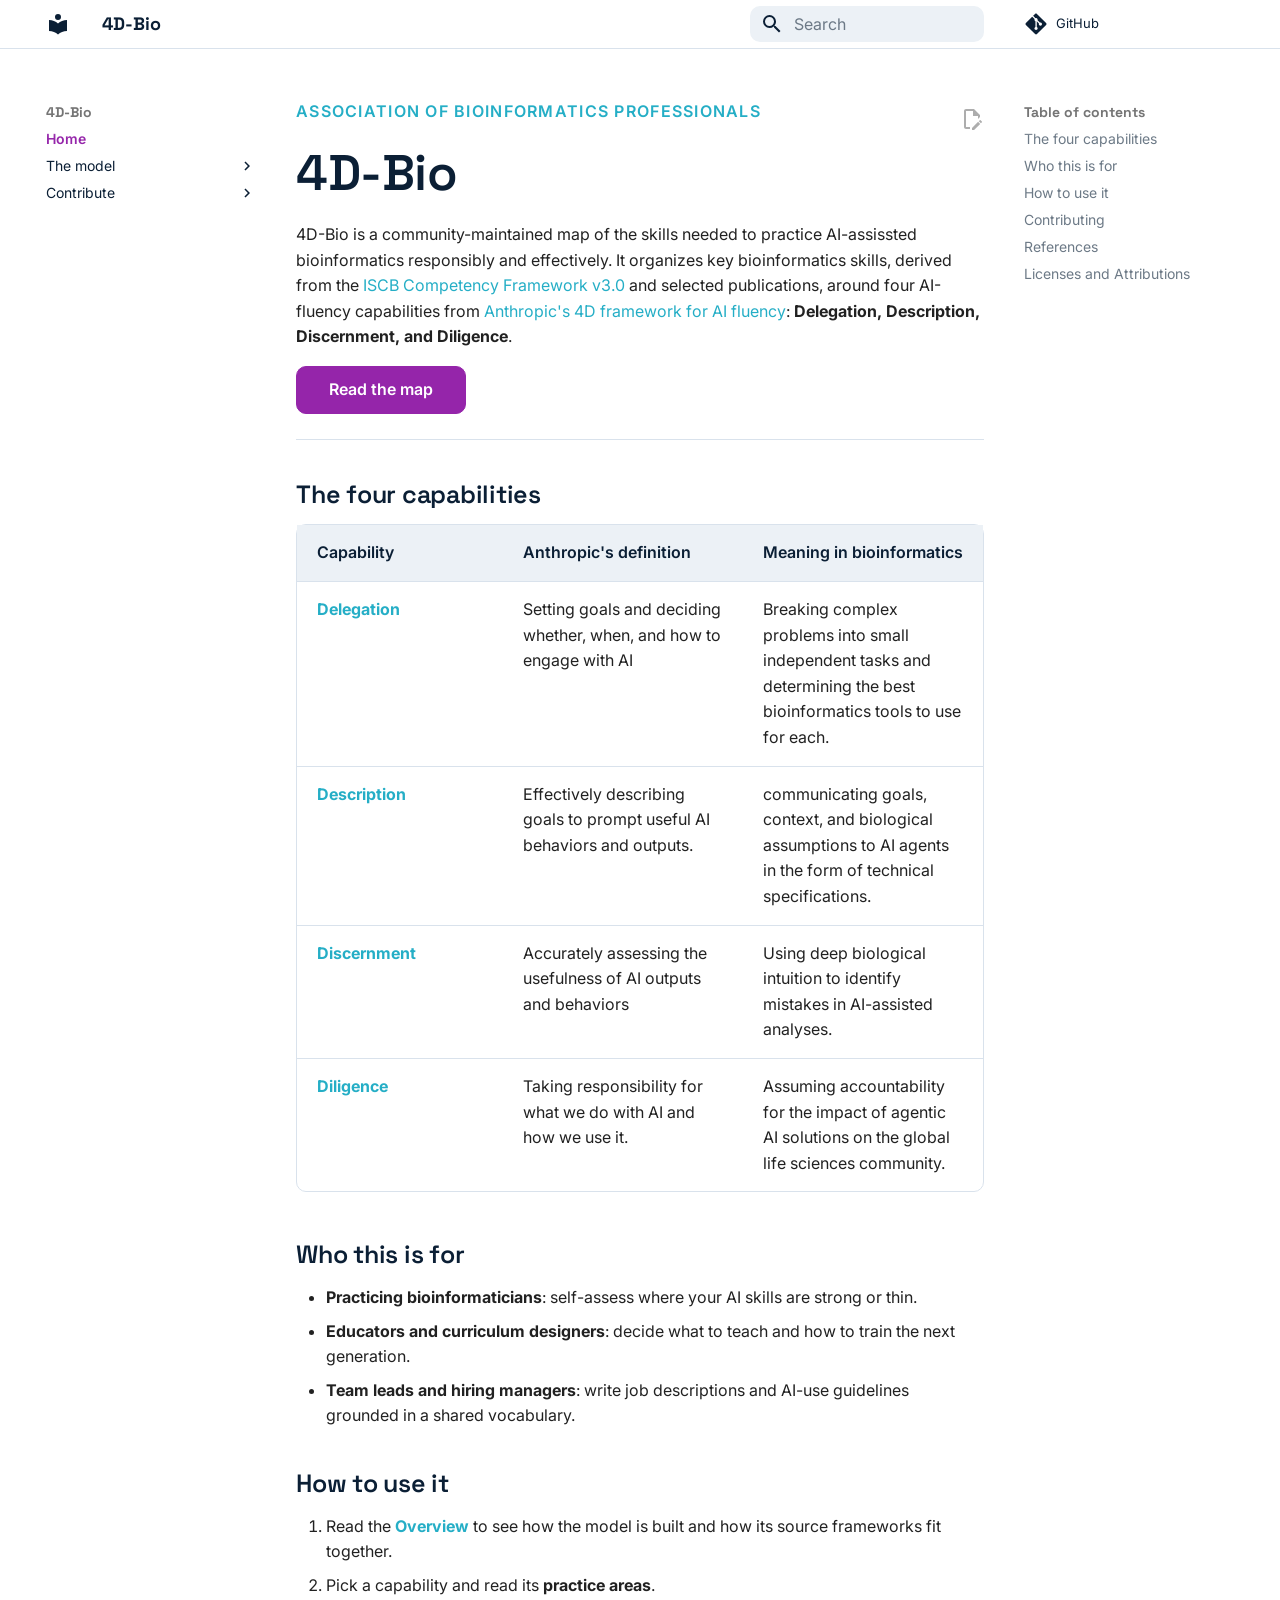
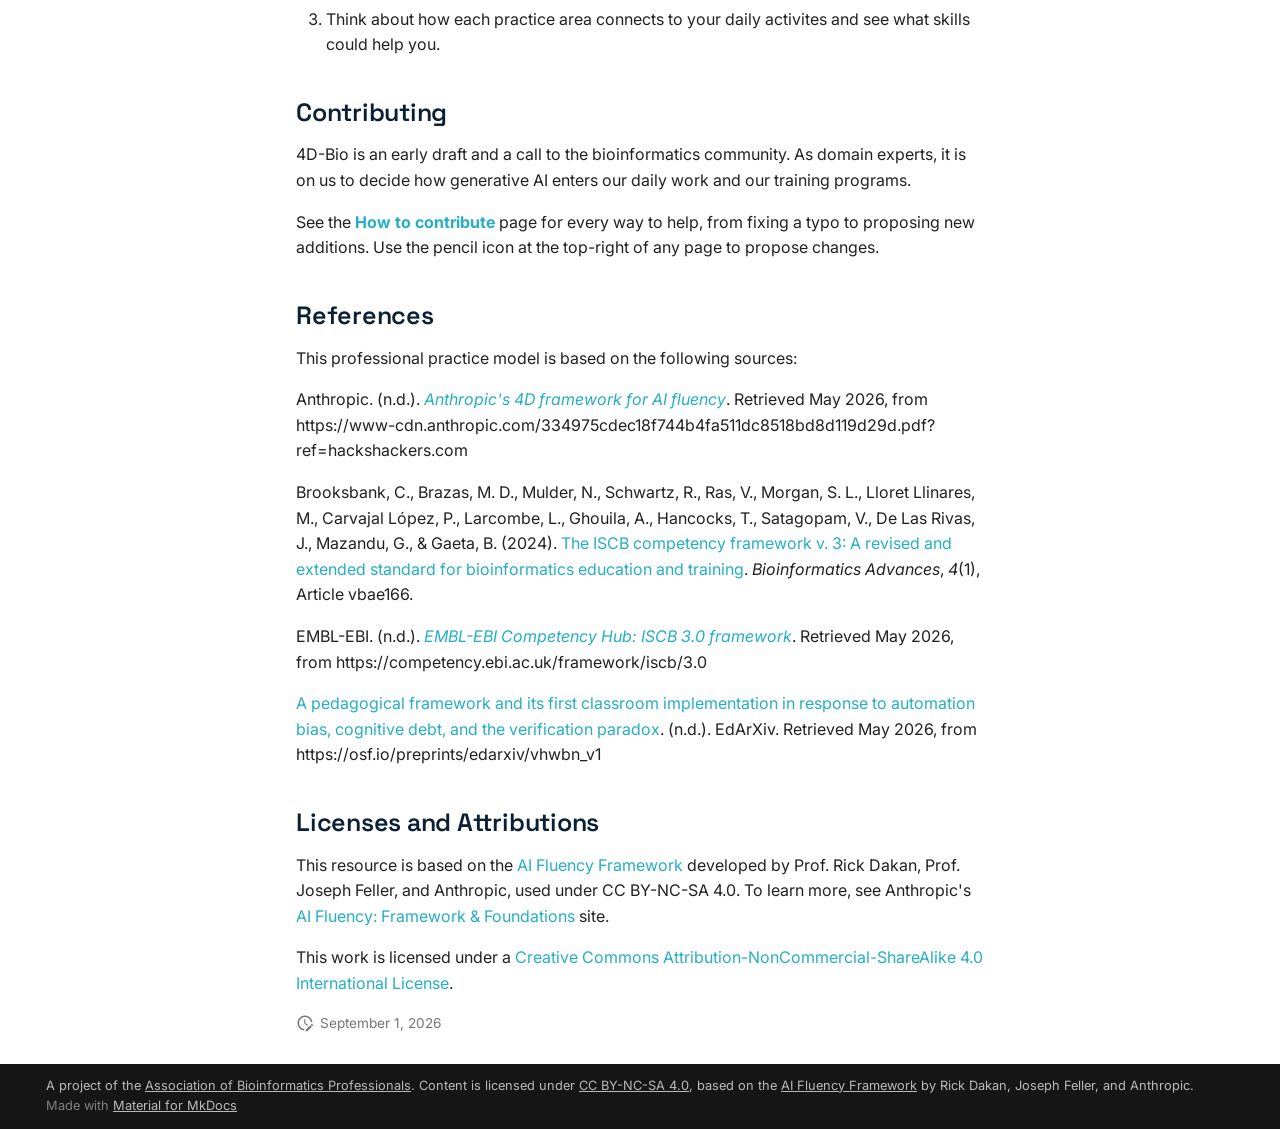
<file: index.html>
<!doctype html>
<html lang="en" class="no-js">
  <head>
    
      <meta charset="utf-8">
      <meta name="viewport" content="width=device-width,initial-scale=1">
      
        <meta name="description" content="4D-Bio is a community-maintained practice model that maps the skills of a practicing bioinformatician onto Anthropic's 4D framework for AI fluency.">
      
      
        <meta name="author" content="Larisa M. Soto">
      
      
        <link rel="canonical" href="https://larisa-msoto.github.io/ai-bioinformatics-practice-model/">
      
      
      
        <link rel="next" href="overview/">
      
      
        
      
      
      <link rel="icon" href="assets/images/favicon.png">
      <meta name="generator" content="mkdocs-1.6.1, mkdocs-material-9.7.7">
    
    
      
        <title>4D-Bio</title>
      
    
    
      <link rel="stylesheet" href="assets/stylesheets/main.ec1eaa64.min.css">
      
        
        <link rel="stylesheet" href="assets/stylesheets/palette.ab4e12ef.min.css">
      
      


    
    
      
    
    
      
        
        
        <link rel="preconnect" href="https://fonts.gstatic.com" crossorigin>
        <link rel="stylesheet" href="https://fonts.googleapis.com/css?family=Inter:300,300i,400,400i,700,700i%7CRoboto+Mono:400,400i,700,700i&display=fallback">
        <style>:root{--md-text-font:"Inter";--md-code-font:"Roboto Mono"}</style>
      
    
    
      <link rel="stylesheet" href="stylesheets/extra.css?v=20260901">
    
    <script>__md_scope=new URL(".",location),__md_hash=e=>[...e].reduce(((e,_)=>(e<<5)-e+_.charCodeAt(0)),0),__md_get=(e,_=localStorage,t=__md_scope)=>JSON.parse(_.getItem(t.pathname+"."+e)),__md_set=(e,_,t=localStorage,a=__md_scope)=>{try{t.setItem(a.pathname+"."+e,JSON.stringify(_))}catch(e){}}</script>
    
      

    
    
  </head>
  
  
    
    
    
    
    
    <body dir="ltr" data-md-color-scheme="default" data-md-color-primary="custom" data-md-color-accent="custom">
  
    
    <input class="md-toggle" data-md-toggle="drawer" type="checkbox" id="__drawer" autocomplete="off">
    <input class="md-toggle" data-md-toggle="search" type="checkbox" id="__search" autocomplete="off">
    <label class="md-overlay" for="__drawer"></label>
    <div data-md-component="skip">
      
        
        <a href="#4d-bio" class="md-skip">
          Skip to content
        </a>
      
    </div>
    <div data-md-component="announce">
      
    </div>
    
    
      

  

<header class="md-header md-header--shadow" data-md-component="header">
  <nav class="md-header__inner md-grid" aria-label="Header">
    <a href="." title="4D-Bio" class="md-header__button md-logo" aria-label="4D-Bio" data-md-component="logo">
      
  
  <svg xmlns="http://www.w3.org/2000/svg" viewBox="0 0 24 24"><path d="M12 8a3 3 0 0 0 3-3 3 3 0 0 0-3-3 3 3 0 0 0-3 3 3 3 0 0 0 3 3m0 3.54C9.64 9.35 6.5 8 3 8v11c3.5 0 6.64 1.35 9 3.54 2.36-2.19 5.5-3.54 9-3.54V8c-3.5 0-6.64 1.35-9 3.54"/></svg>

    </a>
    <label class="md-header__button md-icon" for="__drawer">
      
      <svg xmlns="http://www.w3.org/2000/svg" viewBox="0 0 24 24"><path d="M3 6h18v2H3zm0 5h18v2H3zm0 5h18v2H3z"/></svg>
    </label>
    <div class="md-header__title" data-md-component="header-title">
      <div class="md-header__ellipsis">
        <div class="md-header__topic">
          <span class="md-ellipsis">
            4D-Bio
          </span>
        </div>
        <div class="md-header__topic" data-md-component="header-topic">
          <span class="md-ellipsis">
            
              Home
            
          </span>
        </div>
      </div>
    </div>
    
      
    
    
    
    
      
      
        <label class="md-header__button md-icon" for="__search">
          
          <svg xmlns="http://www.w3.org/2000/svg" viewBox="0 0 24 24"><path d="M9.5 3A6.5 6.5 0 0 1 16 9.5c0 1.61-.59 3.09-1.56 4.23l.27.27h.79l5 5-1.5 1.5-5-5v-.79l-.27-.27A6.52 6.52 0 0 1 9.5 16 6.5 6.5 0 0 1 3 9.5 6.5 6.5 0 0 1 9.5 3m0 2C7 5 5 7 5 9.5S7 14 9.5 14 14 12 14 9.5 12 5 9.5 5"/></svg>
        </label>
        <div class="md-search" data-md-component="search" role="dialog">
  <label class="md-search__overlay" for="__search"></label>
  <div class="md-search__inner" role="search">
    <form class="md-search__form" name="search">
      <input type="text" class="md-search__input" name="query" aria-label="Search" placeholder="Search" autocapitalize="off" autocorrect="off" autocomplete="off" spellcheck="false" data-md-component="search-query" required>
      <label class="md-search__icon md-icon" for="__search">
        
        <svg xmlns="http://www.w3.org/2000/svg" viewBox="0 0 24 24"><path d="M9.5 3A6.5 6.5 0 0 1 16 9.5c0 1.61-.59 3.09-1.56 4.23l.27.27h.79l5 5-1.5 1.5-5-5v-.79l-.27-.27A6.52 6.52 0 0 1 9.5 16 6.5 6.5 0 0 1 3 9.5 6.5 6.5 0 0 1 9.5 3m0 2C7 5 5 7 5 9.5S7 14 9.5 14 14 12 14 9.5 12 5 9.5 5"/></svg>
        
        <svg xmlns="http://www.w3.org/2000/svg" viewBox="0 0 24 24"><path d="M20 11v2H8l5.5 5.5-1.42 1.42L4.16 12l7.92-7.92L13.5 5.5 8 11z"/></svg>
      </label>
      <nav class="md-search__options" aria-label="Search">
        
        <button type="reset" class="md-search__icon md-icon" title="Clear" aria-label="Clear" tabindex="-1">
          
          <svg xmlns="http://www.w3.org/2000/svg" viewBox="0 0 24 24"><path d="M19 6.41 17.59 5 12 10.59 6.41 5 5 6.41 10.59 12 5 17.59 6.41 19 12 13.41 17.59 19 19 17.59 13.41 12z"/></svg>
        </button>
      </nav>
      
        <div class="md-search__suggest" data-md-component="search-suggest"></div>
      
    </form>
    <div class="md-search__output">
      <div class="md-search__scrollwrap" tabindex="0" data-md-scrollfix>
        <div class="md-search-result" data-md-component="search-result">
          <div class="md-search-result__meta">
            Initializing search
          </div>
          <ol class="md-search-result__list" role="presentation"></ol>
        </div>
      </div>
    </div>
  </div>
</div>
      
    
    
      <div class="md-header__source">
        <a href="https://github.com/larisa-msoto/ai-bioinformatics-practice-model" title="Go to repository" class="md-source" data-md-component="source">
  <div class="md-source__icon md-icon">
    
    <svg xmlns="http://www.w3.org/2000/svg" viewBox="0 0 448 512"><!--! Font Awesome Free 7.1.0 by @fontawesome - https://fontawesome.com License - https://fontawesome.com/license/free (Icons: CC BY 4.0, Fonts: SIL OFL 1.1, Code: MIT License) Copyright 2025 Fonticons, Inc.--><path d="M439.6 236.1 244 40.5c-5.4-5.5-12.8-8.5-20.4-8.5s-15 3-20.4 8.4L162.5 81l51.5 51.5c27.1-9.1 52.7 16.8 43.4 43.7l49.7 49.7c34.2-11.8 61.2 31 35.5 56.7-26.5 26.5-70.2-2.9-56-37.3L240.3 199v121.9c25.3 12.5 22.3 41.8 9.1 55-6.4 6.4-15.2 10.1-24.3 10.1s-17.8-3.6-24.3-10.1c-17.6-17.6-11.1-46.9 11.2-56v-123c-20.8-8.5-24.6-30.7-18.6-45L142.6 101 8.5 235.1C3 240.6 0 247.9 0 255.5s3 15 8.5 20.4l195.6 195.7c5.4 5.4 12.7 8.4 20.4 8.4s15-3 20.4-8.4l194.7-194.7c5.4-5.4 8.4-12.8 8.4-20.4s-3-15-8.4-20.4"/></svg>
  </div>
  <div class="md-source__repository">
    GitHub
  </div>
</a>
      </div>
    
  </nav>
  
</header>
    
    <div class="md-container" data-md-component="container">
      
      
        
          
        
      
      <main class="md-main" data-md-component="main">
        <div class="md-main__inner md-grid">
          
            
              
              <div class="md-sidebar md-sidebar--primary" data-md-component="sidebar" data-md-type="navigation" >
                <div class="md-sidebar__scrollwrap">
                  <div class="md-sidebar__inner">
                    



<nav class="md-nav md-nav--primary" aria-label="Navigation" data-md-level="0">
  <label class="md-nav__title" for="__drawer">
    <a href="." title="4D-Bio" class="md-nav__button md-logo" aria-label="4D-Bio" data-md-component="logo">
      
  
  <svg xmlns="http://www.w3.org/2000/svg" viewBox="0 0 24 24"><path d="M12 8a3 3 0 0 0 3-3 3 3 0 0 0-3-3 3 3 0 0 0-3 3 3 3 0 0 0 3 3m0 3.54C9.64 9.35 6.5 8 3 8v11c3.5 0 6.64 1.35 9 3.54 2.36-2.19 5.5-3.54 9-3.54V8c-3.5 0-6.64 1.35-9 3.54"/></svg>

    </a>
    4D-Bio
  </label>
  
    <div class="md-nav__source">
      <a href="https://github.com/larisa-msoto/ai-bioinformatics-practice-model" title="Go to repository" class="md-source" data-md-component="source">
  <div class="md-source__icon md-icon">
    
    <svg xmlns="http://www.w3.org/2000/svg" viewBox="0 0 448 512"><!--! Font Awesome Free 7.1.0 by @fontawesome - https://fontawesome.com License - https://fontawesome.com/license/free (Icons: CC BY 4.0, Fonts: SIL OFL 1.1, Code: MIT License) Copyright 2025 Fonticons, Inc.--><path d="M439.6 236.1 244 40.5c-5.4-5.5-12.8-8.5-20.4-8.5s-15 3-20.4 8.4L162.5 81l51.5 51.5c27.1-9.1 52.7 16.8 43.4 43.7l49.7 49.7c34.2-11.8 61.2 31 35.5 56.7-26.5 26.5-70.2-2.9-56-37.3L240.3 199v121.9c25.3 12.5 22.3 41.8 9.1 55-6.4 6.4-15.2 10.1-24.3 10.1s-17.8-3.6-24.3-10.1c-17.6-17.6-11.1-46.9 11.2-56v-123c-20.8-8.5-24.6-30.7-18.6-45L142.6 101 8.5 235.1C3 240.6 0 247.9 0 255.5s3 15 8.5 20.4l195.6 195.7c5.4 5.4 12.7 8.4 20.4 8.4s15-3 20.4-8.4l194.7-194.7c5.4-5.4 8.4-12.8 8.4-20.4s-3-15-8.4-20.4"/></svg>
  </div>
  <div class="md-source__repository">
    GitHub
  </div>
</a>
    </div>
  
  <ul class="md-nav__list" data-md-scrollfix>
    
      
      
  
  
    
  
  
  
    <li class="md-nav__item md-nav__item--active">
      
      <input class="md-nav__toggle md-toggle" type="checkbox" id="__toc">
      
      
        
      
      
        <label class="md-nav__link md-nav__link--active" for="__toc">
          
  
  
  <span class="md-ellipsis">
    
  
    Home
  

    
  </span>
  
  

          <span class="md-nav__icon md-icon"></span>
        </label>
      
      <a href="." class="md-nav__link md-nav__link--active">
        
  
  
  <span class="md-ellipsis">
    
  
    Home
  

    
  </span>
  
  

      </a>
      
        

<nav class="md-nav md-nav--secondary" aria-label="Table of contents">
  
  
  
    
  
  
    <label class="md-nav__title" for="__toc">
      <span class="md-nav__icon md-icon"></span>
      Table of contents
    </label>
    <ul class="md-nav__list" data-md-component="toc" data-md-scrollfix>
      
        <li class="md-nav__item">
  <a href="#the-four-capabilities" class="md-nav__link">
    <span class="md-ellipsis">
      
        The four capabilities
      
    </span>
  </a>
  
</li>
      
        <li class="md-nav__item">
  <a href="#who-this-is-for" class="md-nav__link">
    <span class="md-ellipsis">
      
        Who this is for
      
    </span>
  </a>
  
</li>
      
        <li class="md-nav__item">
  <a href="#how-to-use-it" class="md-nav__link">
    <span class="md-ellipsis">
      
        How to use it
      
    </span>
  </a>
  
</li>
      
        <li class="md-nav__item">
  <a href="#contributing" class="md-nav__link">
    <span class="md-ellipsis">
      
        Contributing
      
    </span>
  </a>
  
</li>
      
        <li class="md-nav__item">
  <a href="#references" class="md-nav__link">
    <span class="md-ellipsis">
      
        References
      
    </span>
  </a>
  
</li>
      
        <li class="md-nav__item">
  <a href="#licenses-and-attributions" class="md-nav__link">
    <span class="md-ellipsis">
      
        Licenses and Attributions
      
    </span>
  </a>
  
</li>
      
    </ul>
  
</nav>
      
    </li>
  

    
      
      
  
  
  
  
    
    
    
    
    
    <li class="md-nav__item md-nav__item--nested">
      
        
        
        <input class="md-nav__toggle md-toggle " type="checkbox" id="__nav_2" >
        
          
          <label class="md-nav__link" for="__nav_2" id="__nav_2_label" tabindex="0">
            
  
  
  <span class="md-ellipsis">
    
  
    The model
  

    
  </span>
  
  

            <span class="md-nav__icon md-icon"></span>
          </label>
        
        <nav class="md-nav" data-md-level="1" aria-labelledby="__nav_2_label" aria-expanded="false">
          <label class="md-nav__title" for="__nav_2">
            <span class="md-nav__icon md-icon"></span>
            
  
    The model
  

          </label>
          <ul class="md-nav__list" data-md-scrollfix>
            
              
                
  
  
  
  
    <li class="md-nav__item">
      <a href="overview/" class="md-nav__link">
        
  
  
  <span class="md-ellipsis">
    
  
    Overview
  

    
  </span>
  
  

      </a>
    </li>
  

              
            
              
                
  
  
  
  
    <li class="md-nav__item">
      <a href="delegation/" class="md-nav__link">
        
  
  
  <span class="md-ellipsis">
    
  
    Delegation
  

    
  </span>
  
  

      </a>
    </li>
  

              
            
              
                
  
  
  
  
    <li class="md-nav__item">
      <a href="description/" class="md-nav__link">
        
  
  
  <span class="md-ellipsis">
    
  
    Description
  

    
  </span>
  
  

      </a>
    </li>
  

              
            
              
                
  
  
  
  
    <li class="md-nav__item">
      <a href="discernment/" class="md-nav__link">
        
  
  
  <span class="md-ellipsis">
    
  
    Discernment
  

    
  </span>
  
  

      </a>
    </li>
  

              
            
              
                
  
  
  
  
    <li class="md-nav__item">
      <a href="diligence/" class="md-nav__link">
        
  
  
  <span class="md-ellipsis">
    
  
    Diligence
  

    
  </span>
  
  

      </a>
    </li>
  

              
            
          </ul>
        </nav>
      
    </li>
  

    
      
      
  
  
  
  
    
    
    
    
    
    <li class="md-nav__item md-nav__item--nested">
      
        
        
        <input class="md-nav__toggle md-toggle " type="checkbox" id="__nav_3" >
        
          
          <label class="md-nav__link" for="__nav_3" id="__nav_3_label" tabindex="0">
            
  
  
  <span class="md-ellipsis">
    
  
    Contribute
  

    
  </span>
  
  

            <span class="md-nav__icon md-icon"></span>
          </label>
        
        <nav class="md-nav" data-md-level="1" aria-labelledby="__nav_3_label" aria-expanded="false">
          <label class="md-nav__title" for="__nav_3">
            <span class="md-nav__icon md-icon"></span>
            
  
    Contribute
  

          </label>
          <ul class="md-nav__list" data-md-scrollfix>
            
              
                
  
  
  
  
    <li class="md-nav__item">
      <a href="contributing/" class="md-nav__link">
        
  
  
  <span class="md-ellipsis">
    
  
    How to contribute
  

    
  </span>
  
  

      </a>
    </li>
  

              
            
              
                
  
  
  
  
    <li class="md-nav__item">
      <a href="contributors/" class="md-nav__link">
        
  
  
  <span class="md-ellipsis">
    
  
    Contributors
  

    
  </span>
  
  

      </a>
    </li>
  

              
            
              
                
  
  
  
  
    <li class="md-nav__item">
      <a href="code_of_conduct/" class="md-nav__link">
        
  
  
  <span class="md-ellipsis">
    
  
    Code of conduct
  

    
  </span>
  
  

      </a>
    </li>
  

              
            
          </ul>
        </nav>
      
    </li>
  

    
  </ul>
</nav>
                  </div>
                </div>
              </div>
            
            
              
              <div class="md-sidebar md-sidebar--secondary" data-md-component="sidebar" data-md-type="toc" >
                <div class="md-sidebar__scrollwrap">
                  <div class="md-sidebar__inner">
                    

<nav class="md-nav md-nav--secondary" aria-label="Table of contents">
  
  
  
    
  
  
    <label class="md-nav__title" for="__toc">
      <span class="md-nav__icon md-icon"></span>
      Table of contents
    </label>
    <ul class="md-nav__list" data-md-component="toc" data-md-scrollfix>
      
        <li class="md-nav__item">
  <a href="#the-four-capabilities" class="md-nav__link">
    <span class="md-ellipsis">
      
        The four capabilities
      
    </span>
  </a>
  
</li>
      
        <li class="md-nav__item">
  <a href="#who-this-is-for" class="md-nav__link">
    <span class="md-ellipsis">
      
        Who this is for
      
    </span>
  </a>
  
</li>
      
        <li class="md-nav__item">
  <a href="#how-to-use-it" class="md-nav__link">
    <span class="md-ellipsis">
      
        How to use it
      
    </span>
  </a>
  
</li>
      
        <li class="md-nav__item">
  <a href="#contributing" class="md-nav__link">
    <span class="md-ellipsis">
      
        Contributing
      
    </span>
  </a>
  
</li>
      
        <li class="md-nav__item">
  <a href="#references" class="md-nav__link">
    <span class="md-ellipsis">
      
        References
      
    </span>
  </a>
  
</li>
      
        <li class="md-nav__item">
  <a href="#licenses-and-attributions" class="md-nav__link">
    <span class="md-ellipsis">
      
        Licenses and Attributions
      
    </span>
  </a>
  
</li>
      
    </ul>
  
</nav>
                  </div>
                </div>
              </div>
            
          
          
            <div class="md-content" data-md-component="content">
              
              <article class="md-content__inner md-typeset">
                
                  


  
    <a href="https://github.com/larisa-msoto/ai-bioinformatics-practice-model/blob/main/docs/index.md" title="Edit this page" class="md-content__button md-icon" rel="edit">
      
      <svg xmlns="http://www.w3.org/2000/svg" viewBox="0 0 24 24"><path d="M10 20H6V4h7v5h5v3.1l2-2V8l-6-6H6c-1.1 0-2 .9-2 2v16c0 1.1.9 2 2 2h4zm10.2-7c.1 0 .3.1.4.2l1.3 1.3c.2.2.2.6 0 .8l-1 1-2.1-2.1 1-1c.1-.1.2-.2.4-.2m0 3.9L14.1 23H12v-2.1l6.1-6.1z"/></svg>
    </a>
  
  


<p class="eyebrow">Association of Bioinformatics Professionals</p>

<h1 id="4d-bio">4D-Bio<a class="headerlink" href="#4d-bio" title="Permanent link">&para;</a></h1>
<p>4D-Bio is a community-maintained map of the skills needed to practice AI-assissted bioinformatics responsibly and effectively. It organizes key bioinformatics skills, derived from the <a href="https://competency.ebi.ac.uk/framework/iscb/3.0">ISCB Competency Framework v3.0</a> and selected publications, around four AI-fluency capabilities from
<a href="https://www-cdn.anthropic.com/334975cdec18f744b4fa511dc8518bd8d119d29d.pdf?ref=hackshackers.com">Anthropic's 4D framework for AI fluency</a>:
<strong>Delegation, Description, Discernment, and Diligence</strong>.  </p>
<p><a class="md-button md-button--primary" href="overview/">Read the map</a></p>
<hr />
<h2 id="the-four-capabilities">The four capabilities<a class="headerlink" href="#the-four-capabilities" title="Permanent link">&para;</a></h2>
<table>
<thead>
<tr>
<th>Capability</th>
<th>Anthropic's definition</th>
<th>Meaning in bioinformatics</th>
</tr>
</thead>
<tbody>
<tr>
<td><strong><a href="delegation/">Delegation</a></strong></td>
<td>Setting goals and deciding whether, when, and how to engage with AI</td>
<td>Breaking complex problems into small independent tasks and determining the best bioinformatics tools to use for each.</td>
</tr>
<tr>
<td><strong><a href="description/">Description</a></strong></td>
<td>Effectively describing goals to prompt useful AI behaviors and outputs.</td>
<td>communicating goals, context, and biological assumptions to AI agents in the form of technical specifications.</td>
</tr>
<tr>
<td><strong><a href="discernment/">Discernment</a></strong></td>
<td>Accurately assessing the usefulness of AI outputs and behaviors</td>
<td>Using deep biological intuition to identify mistakes in AI-assisted analyses.</td>
</tr>
<tr>
<td><strong><a href="diligence/">Diligence</a></strong></td>
<td>Taking responsibility for what we do with AI and how we use it.</td>
<td>Assuming accountability for the impact of agentic AI solutions on the global life sciences community.</td>
</tr>
</tbody>
</table>
<h2 id="who-this-is-for">Who this is for<a class="headerlink" href="#who-this-is-for" title="Permanent link">&para;</a></h2>
<ul>
<li><strong>Practicing bioinformaticians</strong>: self-assess where your AI skills are strong or thin.</li>
<li><strong>Educators and curriculum designers</strong>: decide what to teach and how to train the next generation.</li>
<li><strong>Team leads and hiring managers</strong>: write job descriptions and AI-use guidelines grounded in a shared vocabulary.</li>
</ul>
<h2 id="how-to-use-it">How to use it<a class="headerlink" href="#how-to-use-it" title="Permanent link">&para;</a></h2>
<ol>
<li>Read the <strong><a href="overview/">Overview</a></strong> to see how the model is built and how its source frameworks fit together.</li>
<li>Pick a capability and read its <strong>practice areas</strong>. </li>
<li>Think about how each practice area connects to your daily activites and see what skills could help you.</li>
</ol>
<h2 id="contributing">Contributing<a class="headerlink" href="#contributing" title="Permanent link">&para;</a></h2>
<p>4D-Bio is an early draft and a call to the bioinformatics community. As domain experts, it is on us to decide how generative AI enters our daily work and our training programs.</p>
<p>See the <strong><a href="contributing/">How to contribute</a></strong> page for every way to help, from fixing a typo to proposing new additions. Use the pencil icon at the top-right of any page to propose changes.</p>
<h2 id="references">References<a class="headerlink" href="#references" title="Permanent link">&para;</a></h2>
<p>This professional practice model is based on the following sources:</p>
<p>Anthropic. (n.d.). <a href="https://www-cdn.anthropic.com/334975cdec18f744b4fa511dc8518bd8d119d29d.pdf?ref=hackshackers.com"><em>Anthropic's 4D framework for AI fluency</em></a>. Retrieved May 2026, from https://www-cdn.anthropic.com/334975cdec18f744b4fa511dc8518bd8d119d29d.pdf?ref=hackshackers.com</p>
<p>Brooksbank, C., Brazas, M. D., Mulder, N., Schwartz, R., Ras, V., Morgan, S. L., Lloret Llinares, M., Carvajal López, P., Larcombe, L., Ghouila, A., Hancocks, T., Satagopam, V., De Las Rivas, J., Mazandu, G., &amp; Gaeta, B. (2024). <a href="https://doi.org/10.1093/bioadv/vbae166">The ISCB competency framework v. 3: A revised and extended standard for bioinformatics education and training</a>. <em>Bioinformatics Advances</em>, <em>4</em>(1), Article vbae166. </p>
<p>EMBL-EBI. (n.d.). <a href="https://competency.ebi.ac.uk/framework/iscb/3.0"><em>EMBL-EBI Competency Hub: ISCB 3.0 framework</em></a>. Retrieved May 2026, from https://competency.ebi.ac.uk/framework/iscb/3.0</p>
<p><a href="https://osf.io/preprints/edarxiv/vhwbn_v1">A pedagogical framework and its first classroom implementation in response to automation bias, cognitive debt, and the verification paradox</a>. (n.d.). EdArXiv. Retrieved May 2026, from https://osf.io/preprints/edarxiv/vhwbn_v1</p>
<h2 id="licenses-and-attributions">Licenses and Attributions<a class="headerlink" href="#licenses-and-attributions" title="Permanent link">&para;</a></h2>
<p>This resource is based on the <a href="https://www-cdn.anthropic.com/334975cdec18f744b4fa511dc8518bd8d119d29d.pdf?ref=hackshackers.com">AI Fluency Framework</a>
developed by Prof. Rick Dakan, Prof. Joseph Feller, and Anthropic, used under CC BY-NC-SA 4.0. To learn more, see Anthropic's <a href="https://www.anthropic.com/learn/claude-for-you">AI Fluency: Framework &amp; Foundations</a> site.</p>
<p>This work is licensed under a
<a href="https://creativecommons.org/licenses/by-nc-sa/4.0/">Creative Commons Attribution-NonCommercial-ShareAlike 4.0 International License</a>.</p>







  
    
  
  


  <aside class="md-source-file">
    
      
  <span class="md-source-file__fact">
    <span class="md-icon" title="Last update">
      <svg xmlns="http://www.w3.org/2000/svg" viewBox="0 0 24 24"><path d="M21 13.1c-.1 0-.3.1-.4.2l-1 1 2.1 2.1 1-1c.2-.2.2-.6 0-.8l-1.3-1.3c-.1-.1-.2-.2-.4-.2m-1.9 1.8-6.1 6V23h2.1l6.1-6.1zM12.5 7v5.2l4 2.4-1 1L11 13V7zM11 21.9c-5.1-.5-9-4.8-9-9.9C2 6.5 6.5 2 12 2c5.3 0 9.6 4.1 10 9.3-.3-.1-.6-.2-1-.2s-.7.1-1 .2C19.6 7.2 16.2 4 12 4c-4.4 0-8 3.6-8 8 0 4.1 3.1 7.5 7.1 7.9l-.1.2z"/></svg>
    </span>
    <span class="git-revision-date-localized-plugin git-revision-date-localized-plugin-date" title="September 1, 2026 15:10:56 UTC">September 1, 2026</span>
  </span>

    
    
    
    
  </aside>





                
              </article>
            </div>
          
          
<script>var target=document.getElementById(location.hash.slice(1));target&&target.name&&(target.checked=target.name.startsWith("__tabbed_"))</script>
        </div>
        
          <button type="button" class="md-top md-icon" data-md-component="top" hidden>
  
  <svg xmlns="http://www.w3.org/2000/svg" viewBox="0 0 24 24"><path d="M13 20h-2V8l-5.5 5.5-1.42-1.42L12 4.16l7.92 7.92-1.42 1.42L13 8z"/></svg>
  Back to top
</button>
        
      </main>
      
        <footer class="md-footer">
  
  <div class="md-footer-meta md-typeset">
    <div class="md-footer-meta__inner md-grid">
      <div class="md-copyright">
  
    <div class="md-copyright__highlight">
      A project of the <a href="https://bioinfopro.org">Association of Bioinformatics Professionals</a>. Content is licensed under <a href="https://creativecommons.org/licenses/by-nc-sa/4.0/">CC BY-NC-SA 4.0</a>, based on the <a href="https://www.anthropic.com/learn/claude-for-you">AI Fluency Framework</a> by Rick Dakan, Joseph Feller, and Anthropic.
    </div>
  
  
    Made with
    <a href="https://squidfunk.github.io/mkdocs-material/" target="_blank" rel="noopener">
      Material for MkDocs
    </a>
  
</div>
      
    </div>
  </div>
</footer>
      
    </div>
    <div class="md-dialog" data-md-component="dialog">
      <div class="md-dialog__inner md-typeset"></div>
    </div>
    
    
    
      
      
      <script id="__config" type="application/json">{"annotate": null, "base": ".", "features": ["navigation.top", "toc.follow", "search.suggest", "search.highlight", "content.action.edit", "content.code.copy"], "search": "assets/javascripts/workers/search.2c215733.min.js", "tags": null, "translations": {"clipboard.copied": "Copied to clipboard", "clipboard.copy": "Copy to clipboard", "search.result.more.one": "1 more on this page", "search.result.more.other": "# more on this page", "search.result.none": "No matching documents", "search.result.one": "1 matching document", "search.result.other": "# matching documents", "search.result.placeholder": "Type to start searching", "search.result.term.missing": "Missing", "select.version": "Select version"}, "version": null}</script>
    
    
      <script src="assets/javascripts/bundle.d7400e89.min.js"></script>
      
    
  </body>
</html>
</file>
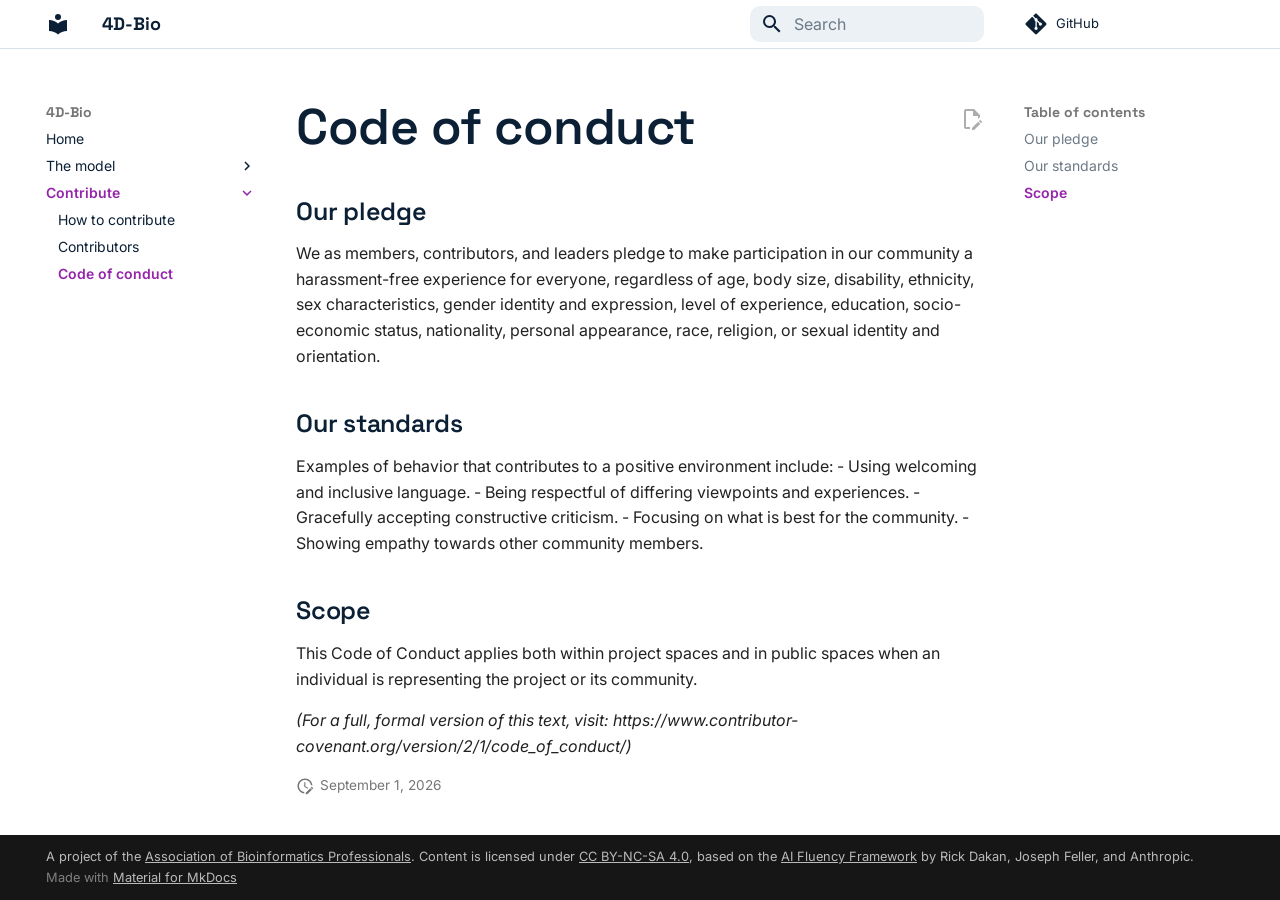
<file: code_of_conduct/index.html>
<!doctype html>
<html lang="en" class="no-js">
  <head>
    
      <meta charset="utf-8">
      <meta name="viewport" content="width=device-width,initial-scale=1">
      
        <meta name="description" content="4D-Bio is a community-maintained practice model that maps the skills of a practicing bioinformatician onto Anthropic's 4D framework for AI fluency.">
      
      
        <meta name="author" content="Larisa M. Soto">
      
      
        <link rel="canonical" href="https://larisa-msoto.github.io/ai-bioinformatics-practice-model/code_of_conduct/">
      
      
        <link rel="prev" href="../contributors/">
      
      
      
        
      
      
      <link rel="icon" href="../assets/images/favicon.png">
      <meta name="generator" content="mkdocs-1.6.1, mkdocs-material-9.7.7">
    
    
      
        <title>Code of conduct - 4D-Bio</title>
      
    
    
      <link rel="stylesheet" href="../assets/stylesheets/main.ec1eaa64.min.css">
      
        
        <link rel="stylesheet" href="../assets/stylesheets/palette.ab4e12ef.min.css">
      
      


    
    
      
    
    
      
        
        
        <link rel="preconnect" href="https://fonts.gstatic.com" crossorigin>
        <link rel="stylesheet" href="https://fonts.googleapis.com/css?family=Inter:300,300i,400,400i,700,700i%7CRoboto+Mono:400,400i,700,700i&display=fallback">
        <style>:root{--md-text-font:"Inter";--md-code-font:"Roboto Mono"}</style>
      
    
    
      <link rel="stylesheet" href="../stylesheets/extra.css?v=20260901">
    
    <script>__md_scope=new URL("..",location),__md_hash=e=>[...e].reduce(((e,_)=>(e<<5)-e+_.charCodeAt(0)),0),__md_get=(e,_=localStorage,t=__md_scope)=>JSON.parse(_.getItem(t.pathname+"."+e)),__md_set=(e,_,t=localStorage,a=__md_scope)=>{try{t.setItem(a.pathname+"."+e,JSON.stringify(_))}catch(e){}}</script>
    
      

    
    
  </head>
  
  
    
    
    
    
    
    <body dir="ltr" data-md-color-scheme="default" data-md-color-primary="custom" data-md-color-accent="custom">
  
    
    <input class="md-toggle" data-md-toggle="drawer" type="checkbox" id="__drawer" autocomplete="off">
    <input class="md-toggle" data-md-toggle="search" type="checkbox" id="__search" autocomplete="off">
    <label class="md-overlay" for="__drawer"></label>
    <div data-md-component="skip">
      
        
        <a href="#code-of-conduct" class="md-skip">
          Skip to content
        </a>
      
    </div>
    <div data-md-component="announce">
      
    </div>
    
    
      

  

<header class="md-header md-header--shadow" data-md-component="header">
  <nav class="md-header__inner md-grid" aria-label="Header">
    <a href=".." title="4D-Bio" class="md-header__button md-logo" aria-label="4D-Bio" data-md-component="logo">
      
  
  <svg xmlns="http://www.w3.org/2000/svg" viewBox="0 0 24 24"><path d="M12 8a3 3 0 0 0 3-3 3 3 0 0 0-3-3 3 3 0 0 0-3 3 3 3 0 0 0 3 3m0 3.54C9.64 9.35 6.5 8 3 8v11c3.5 0 6.64 1.35 9 3.54 2.36-2.19 5.5-3.54 9-3.54V8c-3.5 0-6.64 1.35-9 3.54"/></svg>

    </a>
    <label class="md-header__button md-icon" for="__drawer">
      
      <svg xmlns="http://www.w3.org/2000/svg" viewBox="0 0 24 24"><path d="M3 6h18v2H3zm0 5h18v2H3zm0 5h18v2H3z"/></svg>
    </label>
    <div class="md-header__title" data-md-component="header-title">
      <div class="md-header__ellipsis">
        <div class="md-header__topic">
          <span class="md-ellipsis">
            4D-Bio
          </span>
        </div>
        <div class="md-header__topic" data-md-component="header-topic">
          <span class="md-ellipsis">
            
              Code of conduct
            
          </span>
        </div>
      </div>
    </div>
    
      
    
    
    
    
      
      
        <label class="md-header__button md-icon" for="__search">
          
          <svg xmlns="http://www.w3.org/2000/svg" viewBox="0 0 24 24"><path d="M9.5 3A6.5 6.5 0 0 1 16 9.5c0 1.61-.59 3.09-1.56 4.23l.27.27h.79l5 5-1.5 1.5-5-5v-.79l-.27-.27A6.52 6.52 0 0 1 9.5 16 6.5 6.5 0 0 1 3 9.5 6.5 6.5 0 0 1 9.5 3m0 2C7 5 5 7 5 9.5S7 14 9.5 14 14 12 14 9.5 12 5 9.5 5"/></svg>
        </label>
        <div class="md-search" data-md-component="search" role="dialog">
  <label class="md-search__overlay" for="__search"></label>
  <div class="md-search__inner" role="search">
    <form class="md-search__form" name="search">
      <input type="text" class="md-search__input" name="query" aria-label="Search" placeholder="Search" autocapitalize="off" autocorrect="off" autocomplete="off" spellcheck="false" data-md-component="search-query" required>
      <label class="md-search__icon md-icon" for="__search">
        
        <svg xmlns="http://www.w3.org/2000/svg" viewBox="0 0 24 24"><path d="M9.5 3A6.5 6.5 0 0 1 16 9.5c0 1.61-.59 3.09-1.56 4.23l.27.27h.79l5 5-1.5 1.5-5-5v-.79l-.27-.27A6.52 6.52 0 0 1 9.5 16 6.5 6.5 0 0 1 3 9.5 6.5 6.5 0 0 1 9.5 3m0 2C7 5 5 7 5 9.5S7 14 9.5 14 14 12 14 9.5 12 5 9.5 5"/></svg>
        
        <svg xmlns="http://www.w3.org/2000/svg" viewBox="0 0 24 24"><path d="M20 11v2H8l5.5 5.5-1.42 1.42L4.16 12l7.92-7.92L13.5 5.5 8 11z"/></svg>
      </label>
      <nav class="md-search__options" aria-label="Search">
        
        <button type="reset" class="md-search__icon md-icon" title="Clear" aria-label="Clear" tabindex="-1">
          
          <svg xmlns="http://www.w3.org/2000/svg" viewBox="0 0 24 24"><path d="M19 6.41 17.59 5 12 10.59 6.41 5 5 6.41 10.59 12 5 17.59 6.41 19 12 13.41 17.59 19 19 17.59 13.41 12z"/></svg>
        </button>
      </nav>
      
        <div class="md-search__suggest" data-md-component="search-suggest"></div>
      
    </form>
    <div class="md-search__output">
      <div class="md-search__scrollwrap" tabindex="0" data-md-scrollfix>
        <div class="md-search-result" data-md-component="search-result">
          <div class="md-search-result__meta">
            Initializing search
          </div>
          <ol class="md-search-result__list" role="presentation"></ol>
        </div>
      </div>
    </div>
  </div>
</div>
      
    
    
      <div class="md-header__source">
        <a href="https://github.com/larisa-msoto/ai-bioinformatics-practice-model" title="Go to repository" class="md-source" data-md-component="source">
  <div class="md-source__icon md-icon">
    
    <svg xmlns="http://www.w3.org/2000/svg" viewBox="0 0 448 512"><!--! Font Awesome Free 7.1.0 by @fontawesome - https://fontawesome.com License - https://fontawesome.com/license/free (Icons: CC BY 4.0, Fonts: SIL OFL 1.1, Code: MIT License) Copyright 2025 Fonticons, Inc.--><path d="M439.6 236.1 244 40.5c-5.4-5.5-12.8-8.5-20.4-8.5s-15 3-20.4 8.4L162.5 81l51.5 51.5c27.1-9.1 52.7 16.8 43.4 43.7l49.7 49.7c34.2-11.8 61.2 31 35.5 56.7-26.5 26.5-70.2-2.9-56-37.3L240.3 199v121.9c25.3 12.5 22.3 41.8 9.1 55-6.4 6.4-15.2 10.1-24.3 10.1s-17.8-3.6-24.3-10.1c-17.6-17.6-11.1-46.9 11.2-56v-123c-20.8-8.5-24.6-30.7-18.6-45L142.6 101 8.5 235.1C3 240.6 0 247.9 0 255.5s3 15 8.5 20.4l195.6 195.7c5.4 5.4 12.7 8.4 20.4 8.4s15-3 20.4-8.4l194.7-194.7c5.4-5.4 8.4-12.8 8.4-20.4s-3-15-8.4-20.4"/></svg>
  </div>
  <div class="md-source__repository">
    GitHub
  </div>
</a>
      </div>
    
  </nav>
  
</header>
    
    <div class="md-container" data-md-component="container">
      
      
        
          
        
      
      <main class="md-main" data-md-component="main">
        <div class="md-main__inner md-grid">
          
            
              
              <div class="md-sidebar md-sidebar--primary" data-md-component="sidebar" data-md-type="navigation" >
                <div class="md-sidebar__scrollwrap">
                  <div class="md-sidebar__inner">
                    



<nav class="md-nav md-nav--primary" aria-label="Navigation" data-md-level="0">
  <label class="md-nav__title" for="__drawer">
    <a href=".." title="4D-Bio" class="md-nav__button md-logo" aria-label="4D-Bio" data-md-component="logo">
      
  
  <svg xmlns="http://www.w3.org/2000/svg" viewBox="0 0 24 24"><path d="M12 8a3 3 0 0 0 3-3 3 3 0 0 0-3-3 3 3 0 0 0-3 3 3 3 0 0 0 3 3m0 3.54C9.64 9.35 6.5 8 3 8v11c3.5 0 6.64 1.35 9 3.54 2.36-2.19 5.5-3.54 9-3.54V8c-3.5 0-6.64 1.35-9 3.54"/></svg>

    </a>
    4D-Bio
  </label>
  
    <div class="md-nav__source">
      <a href="https://github.com/larisa-msoto/ai-bioinformatics-practice-model" title="Go to repository" class="md-source" data-md-component="source">
  <div class="md-source__icon md-icon">
    
    <svg xmlns="http://www.w3.org/2000/svg" viewBox="0 0 448 512"><!--! Font Awesome Free 7.1.0 by @fontawesome - https://fontawesome.com License - https://fontawesome.com/license/free (Icons: CC BY 4.0, Fonts: SIL OFL 1.1, Code: MIT License) Copyright 2025 Fonticons, Inc.--><path d="M439.6 236.1 244 40.5c-5.4-5.5-12.8-8.5-20.4-8.5s-15 3-20.4 8.4L162.5 81l51.5 51.5c27.1-9.1 52.7 16.8 43.4 43.7l49.7 49.7c34.2-11.8 61.2 31 35.5 56.7-26.5 26.5-70.2-2.9-56-37.3L240.3 199v121.9c25.3 12.5 22.3 41.8 9.1 55-6.4 6.4-15.2 10.1-24.3 10.1s-17.8-3.6-24.3-10.1c-17.6-17.6-11.1-46.9 11.2-56v-123c-20.8-8.5-24.6-30.7-18.6-45L142.6 101 8.5 235.1C3 240.6 0 247.9 0 255.5s3 15 8.5 20.4l195.6 195.7c5.4 5.4 12.7 8.4 20.4 8.4s15-3 20.4-8.4l194.7-194.7c5.4-5.4 8.4-12.8 8.4-20.4s-3-15-8.4-20.4"/></svg>
  </div>
  <div class="md-source__repository">
    GitHub
  </div>
</a>
    </div>
  
  <ul class="md-nav__list" data-md-scrollfix>
    
      
      
  
  
  
  
    <li class="md-nav__item">
      <a href=".." class="md-nav__link">
        
  
  
  <span class="md-ellipsis">
    
  
    Home
  

    
  </span>
  
  

      </a>
    </li>
  

    
      
      
  
  
  
  
    
    
    
    
    
    <li class="md-nav__item md-nav__item--nested">
      
        
        
        <input class="md-nav__toggle md-toggle " type="checkbox" id="__nav_2" >
        
          
          <label class="md-nav__link" for="__nav_2" id="__nav_2_label" tabindex="0">
            
  
  
  <span class="md-ellipsis">
    
  
    The model
  

    
  </span>
  
  

            <span class="md-nav__icon md-icon"></span>
          </label>
        
        <nav class="md-nav" data-md-level="1" aria-labelledby="__nav_2_label" aria-expanded="false">
          <label class="md-nav__title" for="__nav_2">
            <span class="md-nav__icon md-icon"></span>
            
  
    The model
  

          </label>
          <ul class="md-nav__list" data-md-scrollfix>
            
              
                
  
  
  
  
    <li class="md-nav__item">
      <a href="../overview/" class="md-nav__link">
        
  
  
  <span class="md-ellipsis">
    
  
    Overview
  

    
  </span>
  
  

      </a>
    </li>
  

              
            
              
                
  
  
  
  
    <li class="md-nav__item">
      <a href="../delegation/" class="md-nav__link">
        
  
  
  <span class="md-ellipsis">
    
  
    Delegation
  

    
  </span>
  
  

      </a>
    </li>
  

              
            
              
                
  
  
  
  
    <li class="md-nav__item">
      <a href="../description/" class="md-nav__link">
        
  
  
  <span class="md-ellipsis">
    
  
    Description
  

    
  </span>
  
  

      </a>
    </li>
  

              
            
              
                
  
  
  
  
    <li class="md-nav__item">
      <a href="../discernment/" class="md-nav__link">
        
  
  
  <span class="md-ellipsis">
    
  
    Discernment
  

    
  </span>
  
  

      </a>
    </li>
  

              
            
              
                
  
  
  
  
    <li class="md-nav__item">
      <a href="../diligence/" class="md-nav__link">
        
  
  
  <span class="md-ellipsis">
    
  
    Diligence
  

    
  </span>
  
  

      </a>
    </li>
  

              
            
          </ul>
        </nav>
      
    </li>
  

    
      
      
  
  
    
  
  
  
    
    
    
    
    
    <li class="md-nav__item md-nav__item--active md-nav__item--nested">
      
        
        
        <input class="md-nav__toggle md-toggle " type="checkbox" id="__nav_3" checked>
        
          
          <label class="md-nav__link" for="__nav_3" id="__nav_3_label" tabindex="0">
            
  
  
  <span class="md-ellipsis">
    
  
    Contribute
  

    
  </span>
  
  

            <span class="md-nav__icon md-icon"></span>
          </label>
        
        <nav class="md-nav" data-md-level="1" aria-labelledby="__nav_3_label" aria-expanded="true">
          <label class="md-nav__title" for="__nav_3">
            <span class="md-nav__icon md-icon"></span>
            
  
    Contribute
  

          </label>
          <ul class="md-nav__list" data-md-scrollfix>
            
              
                
  
  
  
  
    <li class="md-nav__item">
      <a href="../contributing/" class="md-nav__link">
        
  
  
  <span class="md-ellipsis">
    
  
    How to contribute
  

    
  </span>
  
  

      </a>
    </li>
  

              
            
              
                
  
  
  
  
    <li class="md-nav__item">
      <a href="../contributors/" class="md-nav__link">
        
  
  
  <span class="md-ellipsis">
    
  
    Contributors
  

    
  </span>
  
  

      </a>
    </li>
  

              
            
              
                
  
  
    
  
  
  
    <li class="md-nav__item md-nav__item--active">
      
      <input class="md-nav__toggle md-toggle" type="checkbox" id="__toc">
      
      
        
      
      
        <label class="md-nav__link md-nav__link--active" for="__toc">
          
  
  
  <span class="md-ellipsis">
    
  
    Code of conduct
  

    
  </span>
  
  

          <span class="md-nav__icon md-icon"></span>
        </label>
      
      <a href="./" class="md-nav__link md-nav__link--active">
        
  
  
  <span class="md-ellipsis">
    
  
    Code of conduct
  

    
  </span>
  
  

      </a>
      
        

<nav class="md-nav md-nav--secondary" aria-label="Table of contents">
  
  
  
    
  
  
    <label class="md-nav__title" for="__toc">
      <span class="md-nav__icon md-icon"></span>
      Table of contents
    </label>
    <ul class="md-nav__list" data-md-component="toc" data-md-scrollfix>
      
        <li class="md-nav__item">
  <a href="#our-pledge" class="md-nav__link">
    <span class="md-ellipsis">
      
        Our pledge
      
    </span>
  </a>
  
</li>
      
        <li class="md-nav__item">
  <a href="#our-standards" class="md-nav__link">
    <span class="md-ellipsis">
      
        Our standards
      
    </span>
  </a>
  
</li>
      
        <li class="md-nav__item">
  <a href="#scope" class="md-nav__link">
    <span class="md-ellipsis">
      
        Scope
      
    </span>
  </a>
  
</li>
      
    </ul>
  
</nav>
      
    </li>
  

              
            
          </ul>
        </nav>
      
    </li>
  

    
  </ul>
</nav>
                  </div>
                </div>
              </div>
            
            
              
              <div class="md-sidebar md-sidebar--secondary" data-md-component="sidebar" data-md-type="toc" >
                <div class="md-sidebar__scrollwrap">
                  <div class="md-sidebar__inner">
                    

<nav class="md-nav md-nav--secondary" aria-label="Table of contents">
  
  
  
    
  
  
    <label class="md-nav__title" for="__toc">
      <span class="md-nav__icon md-icon"></span>
      Table of contents
    </label>
    <ul class="md-nav__list" data-md-component="toc" data-md-scrollfix>
      
        <li class="md-nav__item">
  <a href="#our-pledge" class="md-nav__link">
    <span class="md-ellipsis">
      
        Our pledge
      
    </span>
  </a>
  
</li>
      
        <li class="md-nav__item">
  <a href="#our-standards" class="md-nav__link">
    <span class="md-ellipsis">
      
        Our standards
      
    </span>
  </a>
  
</li>
      
        <li class="md-nav__item">
  <a href="#scope" class="md-nav__link">
    <span class="md-ellipsis">
      
        Scope
      
    </span>
  </a>
  
</li>
      
    </ul>
  
</nav>
                  </div>
                </div>
              </div>
            
          
          
            <div class="md-content" data-md-component="content">
              
              <article class="md-content__inner md-typeset">
                
                  


  
    <a href="https://github.com/larisa-msoto/ai-bioinformatics-practice-model/blob/main/docs/code_of_conduct.md" title="Edit this page" class="md-content__button md-icon" rel="edit">
      
      <svg xmlns="http://www.w3.org/2000/svg" viewBox="0 0 24 24"><path d="M10 20H6V4h7v5h5v3.1l2-2V8l-6-6H6c-1.1 0-2 .9-2 2v16c0 1.1.9 2 2 2h4zm10.2-7c.1 0 .3.1.4.2l1.3 1.3c.2.2.2.6 0 .8l-1 1-2.1-2.1 1-1c.1-.1.2-.2.4-.2m0 3.9L14.1 23H12v-2.1l6.1-6.1z"/></svg>
    </a>
  
  


<h1 id="code-of-conduct">Code of conduct<a class="headerlink" href="#code-of-conduct" title="Permanent link">&para;</a></h1>
<h2 id="our-pledge">Our pledge<a class="headerlink" href="#our-pledge" title="Permanent link">&para;</a></h2>
<p>We as members, contributors, and leaders pledge to make participation in our community a harassment-free experience for everyone, regardless of age, body size, disability, ethnicity, sex characteristics, gender identity and expression, level of experience, education, socio-economic status, nationality, personal appearance, race, religion, or sexual identity and orientation.</p>
<h2 id="our-standards">Our standards<a class="headerlink" href="#our-standards" title="Permanent link">&para;</a></h2>
<p>Examples of behavior that contributes to a positive environment include:
- Using welcoming and inclusive language.
- Being respectful of differing viewpoints and experiences.
- Gracefully accepting constructive criticism.
- Focusing on what is best for the community.
- Showing empathy towards other community members.</p>
<h2 id="scope">Scope<a class="headerlink" href="#scope" title="Permanent link">&para;</a></h2>
<p>This Code of Conduct applies both within project spaces and in public spaces when an individual is representing the project or its community. </p>
<p><em>(For a full, formal version of this text, visit: https://www.contributor-covenant.org/version/2/1/code_of_conduct/)</em></p>







  
    
  
  


  <aside class="md-source-file">
    
      
  <span class="md-source-file__fact">
    <span class="md-icon" title="Last update">
      <svg xmlns="http://www.w3.org/2000/svg" viewBox="0 0 24 24"><path d="M21 13.1c-.1 0-.3.1-.4.2l-1 1 2.1 2.1 1-1c.2-.2.2-.6 0-.8l-1.3-1.3c-.1-.1-.2-.2-.4-.2m-1.9 1.8-6.1 6V23h2.1l6.1-6.1zM12.5 7v5.2l4 2.4-1 1L11 13V7zM11 21.9c-5.1-.5-9-4.8-9-9.9C2 6.5 6.5 2 12 2c5.3 0 9.6 4.1 10 9.3-.3-.1-.6-.2-1-.2s-.7.1-1 .2C19.6 7.2 16.2 4 12 4c-4.4 0-8 3.6-8 8 0 4.1 3.1 7.5 7.1 7.9l-.1.2z"/></svg>
    </span>
    <span class="git-revision-date-localized-plugin git-revision-date-localized-plugin-date" title="September 1, 2026 15:10:56 UTC">September 1, 2026</span>
  </span>

    
    
    
    
  </aside>





                
              </article>
            </div>
          
          
<script>var target=document.getElementById(location.hash.slice(1));target&&target.name&&(target.checked=target.name.startsWith("__tabbed_"))</script>
        </div>
        
          <button type="button" class="md-top md-icon" data-md-component="top" hidden>
  
  <svg xmlns="http://www.w3.org/2000/svg" viewBox="0 0 24 24"><path d="M13 20h-2V8l-5.5 5.5-1.42-1.42L12 4.16l7.92 7.92-1.42 1.42L13 8z"/></svg>
  Back to top
</button>
        
      </main>
      
        <footer class="md-footer">
  
  <div class="md-footer-meta md-typeset">
    <div class="md-footer-meta__inner md-grid">
      <div class="md-copyright">
  
    <div class="md-copyright__highlight">
      A project of the <a href="https://bioinfopro.org">Association of Bioinformatics Professionals</a>. Content is licensed under <a href="https://creativecommons.org/licenses/by-nc-sa/4.0/">CC BY-NC-SA 4.0</a>, based on the <a href="https://www.anthropic.com/learn/claude-for-you">AI Fluency Framework</a> by Rick Dakan, Joseph Feller, and Anthropic.
    </div>
  
  
    Made with
    <a href="https://squidfunk.github.io/mkdocs-material/" target="_blank" rel="noopener">
      Material for MkDocs
    </a>
  
</div>
      
    </div>
  </div>
</footer>
      
    </div>
    <div class="md-dialog" data-md-component="dialog">
      <div class="md-dialog__inner md-typeset"></div>
    </div>
    
    
    
      
      
      <script id="__config" type="application/json">{"annotate": null, "base": "..", "features": ["navigation.top", "toc.follow", "search.suggest", "search.highlight", "content.action.edit", "content.code.copy"], "search": "../assets/javascripts/workers/search.2c215733.min.js", "tags": null, "translations": {"clipboard.copied": "Copied to clipboard", "clipboard.copy": "Copy to clipboard", "search.result.more.one": "1 more on this page", "search.result.more.other": "# more on this page", "search.result.none": "No matching documents", "search.result.one": "1 matching document", "search.result.other": "# matching documents", "search.result.placeholder": "Type to start searching", "search.result.term.missing": "Missing", "select.version": "Select version"}, "version": null}</script>
    
    
      <script src="../assets/javascripts/bundle.d7400e89.min.js"></script>
      
    
  </body>
</html>
</file>
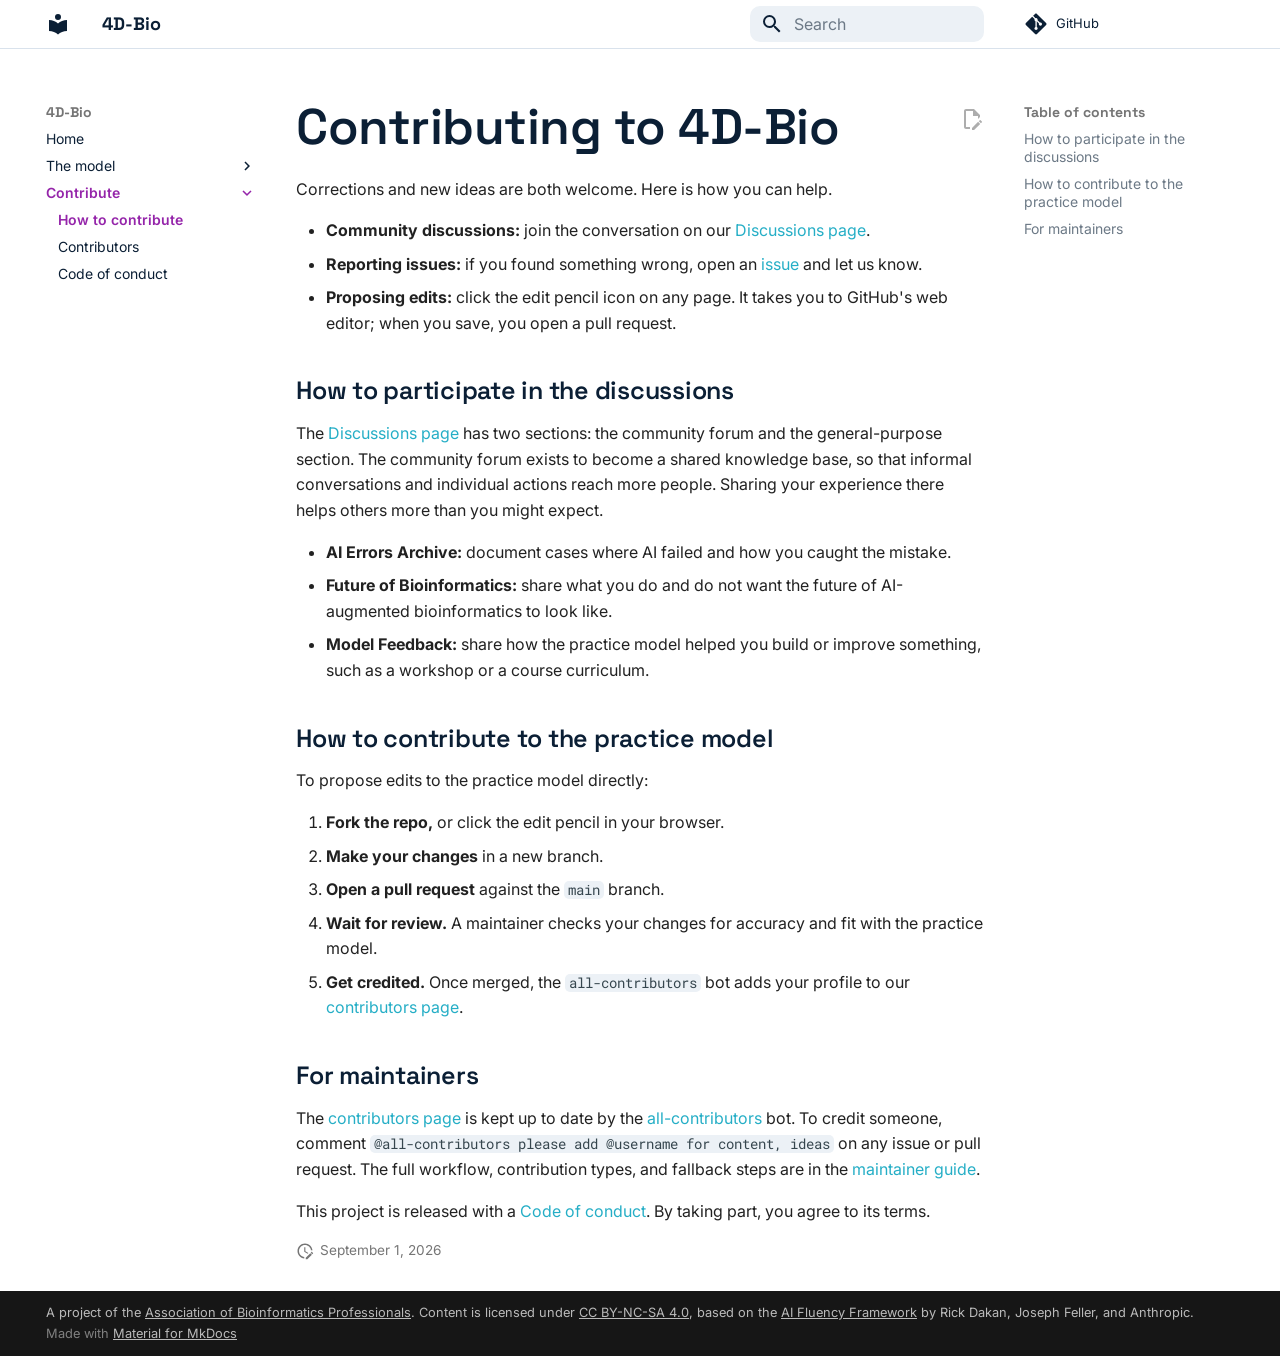
<file: contributing/index.html>
<!doctype html>
<html lang="en" class="no-js">
  <head>
    
      <meta charset="utf-8">
      <meta name="viewport" content="width=device-width,initial-scale=1">
      
        <meta name="description" content="4D-Bio is a community-maintained practice model that maps the skills of a practicing bioinformatician onto Anthropic's 4D framework for AI fluency.">
      
      
        <meta name="author" content="Larisa M. Soto">
      
      
        <link rel="canonical" href="https://larisa-msoto.github.io/ai-bioinformatics-practice-model/contributing/">
      
      
        <link rel="prev" href="../diligence/">
      
      
        <link rel="next" href="../contributors/">
      
      
        
      
      
      <link rel="icon" href="../assets/images/favicon.png">
      <meta name="generator" content="mkdocs-1.6.1, mkdocs-material-9.7.7">
    
    
      
        <title>How to contribute - 4D-Bio</title>
      
    
    
      <link rel="stylesheet" href="../assets/stylesheets/main.ec1eaa64.min.css">
      
        
        <link rel="stylesheet" href="../assets/stylesheets/palette.ab4e12ef.min.css">
      
      


    
    
      
    
    
      
        
        
        <link rel="preconnect" href="https://fonts.gstatic.com" crossorigin>
        <link rel="stylesheet" href="https://fonts.googleapis.com/css?family=Inter:300,300i,400,400i,700,700i%7CRoboto+Mono:400,400i,700,700i&display=fallback">
        <style>:root{--md-text-font:"Inter";--md-code-font:"Roboto Mono"}</style>
      
    
    
      <link rel="stylesheet" href="../stylesheets/extra.css?v=20260901">
    
    <script>__md_scope=new URL("..",location),__md_hash=e=>[...e].reduce(((e,_)=>(e<<5)-e+_.charCodeAt(0)),0),__md_get=(e,_=localStorage,t=__md_scope)=>JSON.parse(_.getItem(t.pathname+"."+e)),__md_set=(e,_,t=localStorage,a=__md_scope)=>{try{t.setItem(a.pathname+"."+e,JSON.stringify(_))}catch(e){}}</script>
    
      

    
    
  </head>
  
  
    
    
    
    
    
    <body dir="ltr" data-md-color-scheme="default" data-md-color-primary="custom" data-md-color-accent="custom">
  
    
    <input class="md-toggle" data-md-toggle="drawer" type="checkbox" id="__drawer" autocomplete="off">
    <input class="md-toggle" data-md-toggle="search" type="checkbox" id="__search" autocomplete="off">
    <label class="md-overlay" for="__drawer"></label>
    <div data-md-component="skip">
      
        
        <a href="#contributing-to-4d-bio" class="md-skip">
          Skip to content
        </a>
      
    </div>
    <div data-md-component="announce">
      
    </div>
    
    
      

  

<header class="md-header md-header--shadow" data-md-component="header">
  <nav class="md-header__inner md-grid" aria-label="Header">
    <a href=".." title="4D-Bio" class="md-header__button md-logo" aria-label="4D-Bio" data-md-component="logo">
      
  
  <svg xmlns="http://www.w3.org/2000/svg" viewBox="0 0 24 24"><path d="M12 8a3 3 0 0 0 3-3 3 3 0 0 0-3-3 3 3 0 0 0-3 3 3 3 0 0 0 3 3m0 3.54C9.64 9.35 6.5 8 3 8v11c3.5 0 6.64 1.35 9 3.54 2.36-2.19 5.5-3.54 9-3.54V8c-3.5 0-6.64 1.35-9 3.54"/></svg>

    </a>
    <label class="md-header__button md-icon" for="__drawer">
      
      <svg xmlns="http://www.w3.org/2000/svg" viewBox="0 0 24 24"><path d="M3 6h18v2H3zm0 5h18v2H3zm0 5h18v2H3z"/></svg>
    </label>
    <div class="md-header__title" data-md-component="header-title">
      <div class="md-header__ellipsis">
        <div class="md-header__topic">
          <span class="md-ellipsis">
            4D-Bio
          </span>
        </div>
        <div class="md-header__topic" data-md-component="header-topic">
          <span class="md-ellipsis">
            
              How to contribute
            
          </span>
        </div>
      </div>
    </div>
    
      
    
    
    
    
      
      
        <label class="md-header__button md-icon" for="__search">
          
          <svg xmlns="http://www.w3.org/2000/svg" viewBox="0 0 24 24"><path d="M9.5 3A6.5 6.5 0 0 1 16 9.5c0 1.61-.59 3.09-1.56 4.23l.27.27h.79l5 5-1.5 1.5-5-5v-.79l-.27-.27A6.52 6.52 0 0 1 9.5 16 6.5 6.5 0 0 1 3 9.5 6.5 6.5 0 0 1 9.5 3m0 2C7 5 5 7 5 9.5S7 14 9.5 14 14 12 14 9.5 12 5 9.5 5"/></svg>
        </label>
        <div class="md-search" data-md-component="search" role="dialog">
  <label class="md-search__overlay" for="__search"></label>
  <div class="md-search__inner" role="search">
    <form class="md-search__form" name="search">
      <input type="text" class="md-search__input" name="query" aria-label="Search" placeholder="Search" autocapitalize="off" autocorrect="off" autocomplete="off" spellcheck="false" data-md-component="search-query" required>
      <label class="md-search__icon md-icon" for="__search">
        
        <svg xmlns="http://www.w3.org/2000/svg" viewBox="0 0 24 24"><path d="M9.5 3A6.5 6.5 0 0 1 16 9.5c0 1.61-.59 3.09-1.56 4.23l.27.27h.79l5 5-1.5 1.5-5-5v-.79l-.27-.27A6.52 6.52 0 0 1 9.5 16 6.5 6.5 0 0 1 3 9.5 6.5 6.5 0 0 1 9.5 3m0 2C7 5 5 7 5 9.5S7 14 9.5 14 14 12 14 9.5 12 5 9.5 5"/></svg>
        
        <svg xmlns="http://www.w3.org/2000/svg" viewBox="0 0 24 24"><path d="M20 11v2H8l5.5 5.5-1.42 1.42L4.16 12l7.92-7.92L13.5 5.5 8 11z"/></svg>
      </label>
      <nav class="md-search__options" aria-label="Search">
        
        <button type="reset" class="md-search__icon md-icon" title="Clear" aria-label="Clear" tabindex="-1">
          
          <svg xmlns="http://www.w3.org/2000/svg" viewBox="0 0 24 24"><path d="M19 6.41 17.59 5 12 10.59 6.41 5 5 6.41 10.59 12 5 17.59 6.41 19 12 13.41 17.59 19 19 17.59 13.41 12z"/></svg>
        </button>
      </nav>
      
        <div class="md-search__suggest" data-md-component="search-suggest"></div>
      
    </form>
    <div class="md-search__output">
      <div class="md-search__scrollwrap" tabindex="0" data-md-scrollfix>
        <div class="md-search-result" data-md-component="search-result">
          <div class="md-search-result__meta">
            Initializing search
          </div>
          <ol class="md-search-result__list" role="presentation"></ol>
        </div>
      </div>
    </div>
  </div>
</div>
      
    
    
      <div class="md-header__source">
        <a href="https://github.com/larisa-msoto/ai-bioinformatics-practice-model" title="Go to repository" class="md-source" data-md-component="source">
  <div class="md-source__icon md-icon">
    
    <svg xmlns="http://www.w3.org/2000/svg" viewBox="0 0 448 512"><!--! Font Awesome Free 7.1.0 by @fontawesome - https://fontawesome.com License - https://fontawesome.com/license/free (Icons: CC BY 4.0, Fonts: SIL OFL 1.1, Code: MIT License) Copyright 2025 Fonticons, Inc.--><path d="M439.6 236.1 244 40.5c-5.4-5.5-12.8-8.5-20.4-8.5s-15 3-20.4 8.4L162.5 81l51.5 51.5c27.1-9.1 52.7 16.8 43.4 43.7l49.7 49.7c34.2-11.8 61.2 31 35.5 56.7-26.5 26.5-70.2-2.9-56-37.3L240.3 199v121.9c25.3 12.5 22.3 41.8 9.1 55-6.4 6.4-15.2 10.1-24.3 10.1s-17.8-3.6-24.3-10.1c-17.6-17.6-11.1-46.9 11.2-56v-123c-20.8-8.5-24.6-30.7-18.6-45L142.6 101 8.5 235.1C3 240.6 0 247.9 0 255.5s3 15 8.5 20.4l195.6 195.7c5.4 5.4 12.7 8.4 20.4 8.4s15-3 20.4-8.4l194.7-194.7c5.4-5.4 8.4-12.8 8.4-20.4s-3-15-8.4-20.4"/></svg>
  </div>
  <div class="md-source__repository">
    GitHub
  </div>
</a>
      </div>
    
  </nav>
  
</header>
    
    <div class="md-container" data-md-component="container">
      
      
        
          
        
      
      <main class="md-main" data-md-component="main">
        <div class="md-main__inner md-grid">
          
            
              
              <div class="md-sidebar md-sidebar--primary" data-md-component="sidebar" data-md-type="navigation" >
                <div class="md-sidebar__scrollwrap">
                  <div class="md-sidebar__inner">
                    



<nav class="md-nav md-nav--primary" aria-label="Navigation" data-md-level="0">
  <label class="md-nav__title" for="__drawer">
    <a href=".." title="4D-Bio" class="md-nav__button md-logo" aria-label="4D-Bio" data-md-component="logo">
      
  
  <svg xmlns="http://www.w3.org/2000/svg" viewBox="0 0 24 24"><path d="M12 8a3 3 0 0 0 3-3 3 3 0 0 0-3-3 3 3 0 0 0-3 3 3 3 0 0 0 3 3m0 3.54C9.64 9.35 6.5 8 3 8v11c3.5 0 6.64 1.35 9 3.54 2.36-2.19 5.5-3.54 9-3.54V8c-3.5 0-6.64 1.35-9 3.54"/></svg>

    </a>
    4D-Bio
  </label>
  
    <div class="md-nav__source">
      <a href="https://github.com/larisa-msoto/ai-bioinformatics-practice-model" title="Go to repository" class="md-source" data-md-component="source">
  <div class="md-source__icon md-icon">
    
    <svg xmlns="http://www.w3.org/2000/svg" viewBox="0 0 448 512"><!--! Font Awesome Free 7.1.0 by @fontawesome - https://fontawesome.com License - https://fontawesome.com/license/free (Icons: CC BY 4.0, Fonts: SIL OFL 1.1, Code: MIT License) Copyright 2025 Fonticons, Inc.--><path d="M439.6 236.1 244 40.5c-5.4-5.5-12.8-8.5-20.4-8.5s-15 3-20.4 8.4L162.5 81l51.5 51.5c27.1-9.1 52.7 16.8 43.4 43.7l49.7 49.7c34.2-11.8 61.2 31 35.5 56.7-26.5 26.5-70.2-2.9-56-37.3L240.3 199v121.9c25.3 12.5 22.3 41.8 9.1 55-6.4 6.4-15.2 10.1-24.3 10.1s-17.8-3.6-24.3-10.1c-17.6-17.6-11.1-46.9 11.2-56v-123c-20.8-8.5-24.6-30.7-18.6-45L142.6 101 8.5 235.1C3 240.6 0 247.9 0 255.5s3 15 8.5 20.4l195.6 195.7c5.4 5.4 12.7 8.4 20.4 8.4s15-3 20.4-8.4l194.7-194.7c5.4-5.4 8.4-12.8 8.4-20.4s-3-15-8.4-20.4"/></svg>
  </div>
  <div class="md-source__repository">
    GitHub
  </div>
</a>
    </div>
  
  <ul class="md-nav__list" data-md-scrollfix>
    
      
      
  
  
  
  
    <li class="md-nav__item">
      <a href=".." class="md-nav__link">
        
  
  
  <span class="md-ellipsis">
    
  
    Home
  

    
  </span>
  
  

      </a>
    </li>
  

    
      
      
  
  
  
  
    
    
    
    
    
    <li class="md-nav__item md-nav__item--nested">
      
        
        
        <input class="md-nav__toggle md-toggle " type="checkbox" id="__nav_2" >
        
          
          <label class="md-nav__link" for="__nav_2" id="__nav_2_label" tabindex="0">
            
  
  
  <span class="md-ellipsis">
    
  
    The model
  

    
  </span>
  
  

            <span class="md-nav__icon md-icon"></span>
          </label>
        
        <nav class="md-nav" data-md-level="1" aria-labelledby="__nav_2_label" aria-expanded="false">
          <label class="md-nav__title" for="__nav_2">
            <span class="md-nav__icon md-icon"></span>
            
  
    The model
  

          </label>
          <ul class="md-nav__list" data-md-scrollfix>
            
              
                
  
  
  
  
    <li class="md-nav__item">
      <a href="../overview/" class="md-nav__link">
        
  
  
  <span class="md-ellipsis">
    
  
    Overview
  

    
  </span>
  
  

      </a>
    </li>
  

              
            
              
                
  
  
  
  
    <li class="md-nav__item">
      <a href="../delegation/" class="md-nav__link">
        
  
  
  <span class="md-ellipsis">
    
  
    Delegation
  

    
  </span>
  
  

      </a>
    </li>
  

              
            
              
                
  
  
  
  
    <li class="md-nav__item">
      <a href="../description/" class="md-nav__link">
        
  
  
  <span class="md-ellipsis">
    
  
    Description
  

    
  </span>
  
  

      </a>
    </li>
  

              
            
              
                
  
  
  
  
    <li class="md-nav__item">
      <a href="../discernment/" class="md-nav__link">
        
  
  
  <span class="md-ellipsis">
    
  
    Discernment
  

    
  </span>
  
  

      </a>
    </li>
  

              
            
              
                
  
  
  
  
    <li class="md-nav__item">
      <a href="../diligence/" class="md-nav__link">
        
  
  
  <span class="md-ellipsis">
    
  
    Diligence
  

    
  </span>
  
  

      </a>
    </li>
  

              
            
          </ul>
        </nav>
      
    </li>
  

    
      
      
  
  
    
  
  
  
    
    
    
    
    
    <li class="md-nav__item md-nav__item--active md-nav__item--nested">
      
        
        
        <input class="md-nav__toggle md-toggle " type="checkbox" id="__nav_3" checked>
        
          
          <label class="md-nav__link" for="__nav_3" id="__nav_3_label" tabindex="0">
            
  
  
  <span class="md-ellipsis">
    
  
    Contribute
  

    
  </span>
  
  

            <span class="md-nav__icon md-icon"></span>
          </label>
        
        <nav class="md-nav" data-md-level="1" aria-labelledby="__nav_3_label" aria-expanded="true">
          <label class="md-nav__title" for="__nav_3">
            <span class="md-nav__icon md-icon"></span>
            
  
    Contribute
  

          </label>
          <ul class="md-nav__list" data-md-scrollfix>
            
              
                
  
  
    
  
  
  
    <li class="md-nav__item md-nav__item--active">
      
      <input class="md-nav__toggle md-toggle" type="checkbox" id="__toc">
      
      
        
      
      
        <label class="md-nav__link md-nav__link--active" for="__toc">
          
  
  
  <span class="md-ellipsis">
    
  
    How to contribute
  

    
  </span>
  
  

          <span class="md-nav__icon md-icon"></span>
        </label>
      
      <a href="./" class="md-nav__link md-nav__link--active">
        
  
  
  <span class="md-ellipsis">
    
  
    How to contribute
  

    
  </span>
  
  

      </a>
      
        

<nav class="md-nav md-nav--secondary" aria-label="Table of contents">
  
  
  
    
  
  
    <label class="md-nav__title" for="__toc">
      <span class="md-nav__icon md-icon"></span>
      Table of contents
    </label>
    <ul class="md-nav__list" data-md-component="toc" data-md-scrollfix>
      
        <li class="md-nav__item">
  <a href="#how-to-participate-in-the-discussions" class="md-nav__link">
    <span class="md-ellipsis">
      
        How to participate in the discussions
      
    </span>
  </a>
  
</li>
      
        <li class="md-nav__item">
  <a href="#how-to-contribute-to-the-practice-model" class="md-nav__link">
    <span class="md-ellipsis">
      
        How to contribute to the practice model
      
    </span>
  </a>
  
</li>
      
        <li class="md-nav__item">
  <a href="#for-maintainers" class="md-nav__link">
    <span class="md-ellipsis">
      
        For maintainers
      
    </span>
  </a>
  
</li>
      
    </ul>
  
</nav>
      
    </li>
  

              
            
              
                
  
  
  
  
    <li class="md-nav__item">
      <a href="../contributors/" class="md-nav__link">
        
  
  
  <span class="md-ellipsis">
    
  
    Contributors
  

    
  </span>
  
  

      </a>
    </li>
  

              
            
              
                
  
  
  
  
    <li class="md-nav__item">
      <a href="../code_of_conduct/" class="md-nav__link">
        
  
  
  <span class="md-ellipsis">
    
  
    Code of conduct
  

    
  </span>
  
  

      </a>
    </li>
  

              
            
          </ul>
        </nav>
      
    </li>
  

    
  </ul>
</nav>
                  </div>
                </div>
              </div>
            
            
              
              <div class="md-sidebar md-sidebar--secondary" data-md-component="sidebar" data-md-type="toc" >
                <div class="md-sidebar__scrollwrap">
                  <div class="md-sidebar__inner">
                    

<nav class="md-nav md-nav--secondary" aria-label="Table of contents">
  
  
  
    
  
  
    <label class="md-nav__title" for="__toc">
      <span class="md-nav__icon md-icon"></span>
      Table of contents
    </label>
    <ul class="md-nav__list" data-md-component="toc" data-md-scrollfix>
      
        <li class="md-nav__item">
  <a href="#how-to-participate-in-the-discussions" class="md-nav__link">
    <span class="md-ellipsis">
      
        How to participate in the discussions
      
    </span>
  </a>
  
</li>
      
        <li class="md-nav__item">
  <a href="#how-to-contribute-to-the-practice-model" class="md-nav__link">
    <span class="md-ellipsis">
      
        How to contribute to the practice model
      
    </span>
  </a>
  
</li>
      
        <li class="md-nav__item">
  <a href="#for-maintainers" class="md-nav__link">
    <span class="md-ellipsis">
      
        For maintainers
      
    </span>
  </a>
  
</li>
      
    </ul>
  
</nav>
                  </div>
                </div>
              </div>
            
          
          
            <div class="md-content" data-md-component="content">
              
              <article class="md-content__inner md-typeset">
                
                  


  
    <a href="https://github.com/larisa-msoto/ai-bioinformatics-practice-model/blob/main/docs/contributing.md" title="Edit this page" class="md-content__button md-icon" rel="edit">
      
      <svg xmlns="http://www.w3.org/2000/svg" viewBox="0 0 24 24"><path d="M10 20H6V4h7v5h5v3.1l2-2V8l-6-6H6c-1.1 0-2 .9-2 2v16c0 1.1.9 2 2 2h4zm10.2-7c.1 0 .3.1.4.2l1.3 1.3c.2.2.2.6 0 .8l-1 1-2.1-2.1 1-1c.1-.1.2-.2.4-.2m0 3.9L14.1 23H12v-2.1l6.1-6.1z"/></svg>
    </a>
  
  


<h1 id="contributing-to-4d-bio">Contributing to 4D-Bio<a class="headerlink" href="#contributing-to-4d-bio" title="Permanent link">&para;</a></h1>
<p>Corrections and new ideas are both welcome. Here is how you can help.</p>
<ul>
<li><strong>Community discussions:</strong> join the conversation on our <a href="https://github.com/larisa-msoto/ai-bioinformatics-practice-model/discussions">Discussions page</a>.</li>
<li><strong>Reporting issues:</strong> if you found something wrong, open an <a href="https://github.com/larisa-msoto/ai-bioinformatics-practice-model/issues">issue</a> and let us know.</li>
<li><strong>Proposing edits:</strong> click the edit pencil icon on any page. It takes you to GitHub's web editor; when you save, you open a pull request.</li>
</ul>
<h2 id="how-to-participate-in-the-discussions">How to participate in the discussions<a class="headerlink" href="#how-to-participate-in-the-discussions" title="Permanent link">&para;</a></h2>
<p>The <a href="https://github.com/larisa-msoto/ai-bioinformatics-practice-model/discussions">Discussions page</a> has two sections: the community forum and the general-purpose section. The community forum exists to become a shared knowledge base, so that informal conversations and individual actions reach more people. Sharing your experience there helps others more than you might expect.</p>
<ul>
<li><strong>AI Errors Archive:</strong> document cases where AI failed and how you caught the mistake.</li>
<li><strong>Future of Bioinformatics:</strong> share what you do and do not want the future of AI-augmented bioinformatics to look like.</li>
<li><strong>Model Feedback:</strong> share how the practice model helped you build or improve something, such as a workshop or a course curriculum.</li>
</ul>
<h2 id="how-to-contribute-to-the-practice-model">How to contribute to the practice model<a class="headerlink" href="#how-to-contribute-to-the-practice-model" title="Permanent link">&para;</a></h2>
<p>To propose edits to the practice model directly:</p>
<ol>
<li><strong>Fork the repo,</strong> or click the edit pencil in your browser.</li>
<li><strong>Make your changes</strong> in a new branch.</li>
<li><strong>Open a pull request</strong> against the <code>main</code> branch.</li>
<li><strong>Wait for review.</strong> A maintainer checks your changes for accuracy and fit with the practice model.</li>
<li><strong>Get credited.</strong> Once merged, the <code>all-contributors</code> bot adds your profile to our <a href="../contributors/">contributors page</a>.</li>
</ol>
<h2 id="for-maintainers">For maintainers<a class="headerlink" href="#for-maintainers" title="Permanent link">&para;</a></h2>
<p>The <a href="../contributors/">contributors page</a> is kept up to date by the <a href="https://allcontributors.org">all-contributors</a> bot. To credit someone, comment <code>@all-contributors please add @username for content, ideas</code> on any issue or pull request. The full workflow, contribution types, and fallback steps are in the <a href="https://github.com/larisa-msoto/ai-bioinformatics-practice-model/blob/main/MAINTAINERS.md">maintainer guide</a>.</p>
<p>This project is released with a <a href="../code_of_conduct/">Code of conduct</a>. By taking part, you agree to its terms.</p>







  
    
  
  


  <aside class="md-source-file">
    
      
  <span class="md-source-file__fact">
    <span class="md-icon" title="Last update">
      <svg xmlns="http://www.w3.org/2000/svg" viewBox="0 0 24 24"><path d="M21 13.1c-.1 0-.3.1-.4.2l-1 1 2.1 2.1 1-1c.2-.2.2-.6 0-.8l-1.3-1.3c-.1-.1-.2-.2-.4-.2m-1.9 1.8-6.1 6V23h2.1l6.1-6.1zM12.5 7v5.2l4 2.4-1 1L11 13V7zM11 21.9c-5.1-.5-9-4.8-9-9.9C2 6.5 6.5 2 12 2c5.3 0 9.6 4.1 10 9.3-.3-.1-.6-.2-1-.2s-.7.1-1 .2C19.6 7.2 16.2 4 12 4c-4.4 0-8 3.6-8 8 0 4.1 3.1 7.5 7.1 7.9l-.1.2z"/></svg>
    </span>
    <span class="git-revision-date-localized-plugin git-revision-date-localized-plugin-date" title="September 1, 2026 15:10:56 UTC">September 1, 2026</span>
  </span>

    
    
    
    
  </aside>





                
              </article>
            </div>
          
          
<script>var target=document.getElementById(location.hash.slice(1));target&&target.name&&(target.checked=target.name.startsWith("__tabbed_"))</script>
        </div>
        
          <button type="button" class="md-top md-icon" data-md-component="top" hidden>
  
  <svg xmlns="http://www.w3.org/2000/svg" viewBox="0 0 24 24"><path d="M13 20h-2V8l-5.5 5.5-1.42-1.42L12 4.16l7.92 7.92-1.42 1.42L13 8z"/></svg>
  Back to top
</button>
        
      </main>
      
        <footer class="md-footer">
  
  <div class="md-footer-meta md-typeset">
    <div class="md-footer-meta__inner md-grid">
      <div class="md-copyright">
  
    <div class="md-copyright__highlight">
      A project of the <a href="https://bioinfopro.org">Association of Bioinformatics Professionals</a>. Content is licensed under <a href="https://creativecommons.org/licenses/by-nc-sa/4.0/">CC BY-NC-SA 4.0</a>, based on the <a href="https://www.anthropic.com/learn/claude-for-you">AI Fluency Framework</a> by Rick Dakan, Joseph Feller, and Anthropic.
    </div>
  
  
    Made with
    <a href="https://squidfunk.github.io/mkdocs-material/" target="_blank" rel="noopener">
      Material for MkDocs
    </a>
  
</div>
      
    </div>
  </div>
</footer>
      
    </div>
    <div class="md-dialog" data-md-component="dialog">
      <div class="md-dialog__inner md-typeset"></div>
    </div>
    
    
    
      
      
      <script id="__config" type="application/json">{"annotate": null, "base": "..", "features": ["navigation.top", "toc.follow", "search.suggest", "search.highlight", "content.action.edit", "content.code.copy"], "search": "../assets/javascripts/workers/search.2c215733.min.js", "tags": null, "translations": {"clipboard.copied": "Copied to clipboard", "clipboard.copy": "Copy to clipboard", "search.result.more.one": "1 more on this page", "search.result.more.other": "# more on this page", "search.result.none": "No matching documents", "search.result.one": "1 matching document", "search.result.other": "# matching documents", "search.result.placeholder": "Type to start searching", "search.result.term.missing": "Missing", "select.version": "Select version"}, "version": null}</script>
    
    
      <script src="../assets/javascripts/bundle.d7400e89.min.js"></script>
      
    
  </body>
</html>
</file>
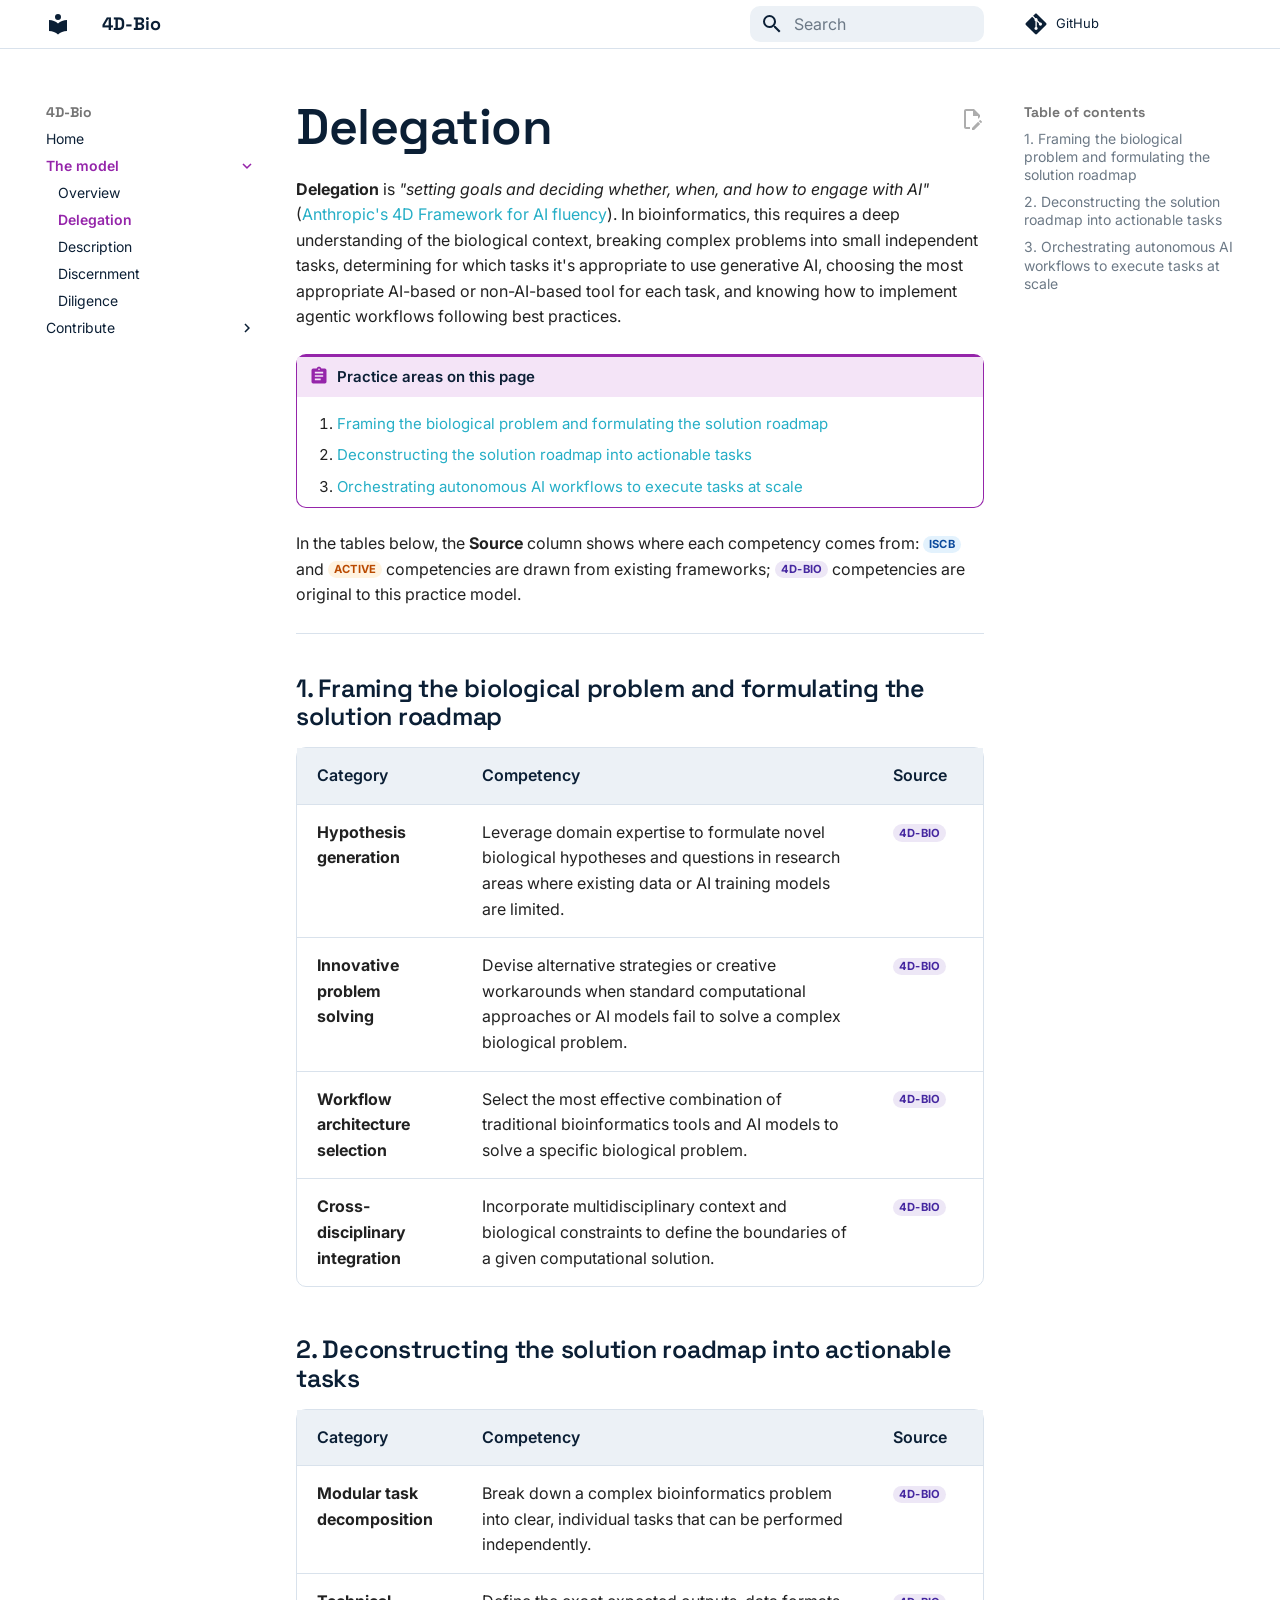
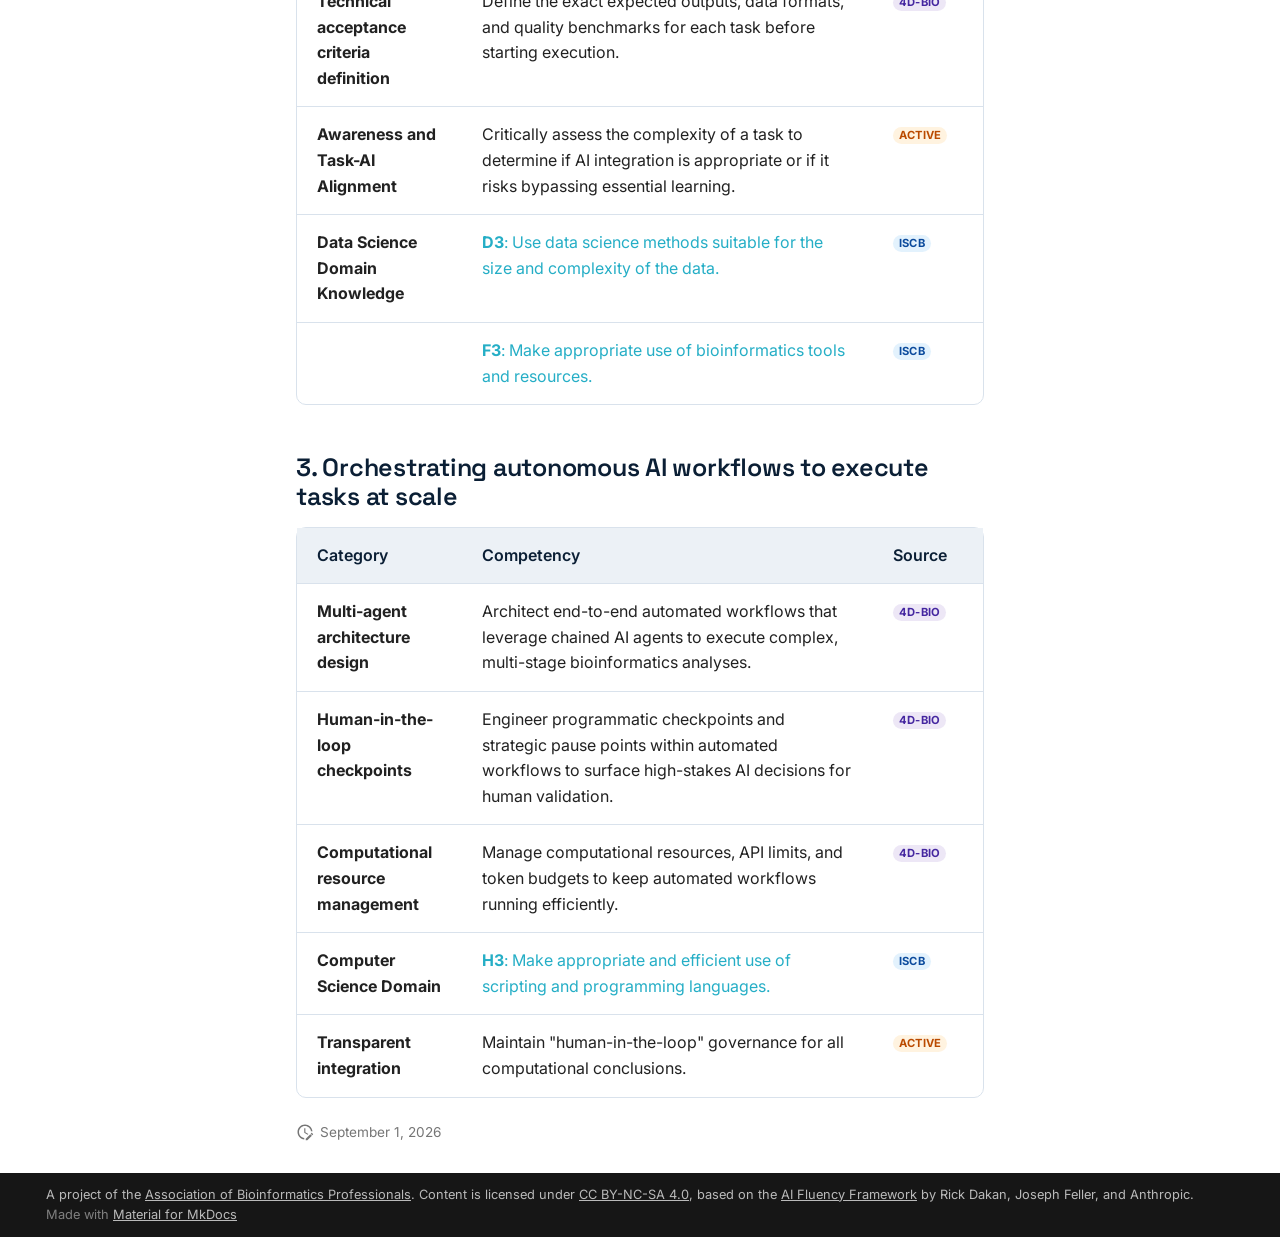
<file: delegation/index.html>
<!doctype html>
<html lang="en" class="no-js">
  <head>
    
      <meta charset="utf-8">
      <meta name="viewport" content="width=device-width,initial-scale=1">
      
        <meta name="description" content="4D-Bio is a community-maintained practice model that maps the skills of a practicing bioinformatician onto Anthropic's 4D framework for AI fluency.">
      
      
        <meta name="author" content="Larisa M. Soto">
      
      
        <link rel="canonical" href="https://larisa-msoto.github.io/ai-bioinformatics-practice-model/delegation/">
      
      
        <link rel="prev" href="../overview/">
      
      
        <link rel="next" href="../description/">
      
      
        
      
      
      <link rel="icon" href="../assets/images/favicon.png">
      <meta name="generator" content="mkdocs-1.6.1, mkdocs-material-9.7.7">
    
    
      
        <title>Delegation - 4D-Bio</title>
      
    
    
      <link rel="stylesheet" href="../assets/stylesheets/main.ec1eaa64.min.css">
      
        
        <link rel="stylesheet" href="../assets/stylesheets/palette.ab4e12ef.min.css">
      
      


    
    
      
    
    
      
        
        
        <link rel="preconnect" href="https://fonts.gstatic.com" crossorigin>
        <link rel="stylesheet" href="https://fonts.googleapis.com/css?family=Inter:300,300i,400,400i,700,700i%7CRoboto+Mono:400,400i,700,700i&display=fallback">
        <style>:root{--md-text-font:"Inter";--md-code-font:"Roboto Mono"}</style>
      
    
    
      <link rel="stylesheet" href="../stylesheets/extra.css?v=20260901">
    
    <script>__md_scope=new URL("..",location),__md_hash=e=>[...e].reduce(((e,_)=>(e<<5)-e+_.charCodeAt(0)),0),__md_get=(e,_=localStorage,t=__md_scope)=>JSON.parse(_.getItem(t.pathname+"."+e)),__md_set=(e,_,t=localStorage,a=__md_scope)=>{try{t.setItem(a.pathname+"."+e,JSON.stringify(_))}catch(e){}}</script>
    
      

    
    
  </head>
  
  
    
    
    
    
    
    <body dir="ltr" data-md-color-scheme="default" data-md-color-primary="custom" data-md-color-accent="custom">
  
    
    <input class="md-toggle" data-md-toggle="drawer" type="checkbox" id="__drawer" autocomplete="off">
    <input class="md-toggle" data-md-toggle="search" type="checkbox" id="__search" autocomplete="off">
    <label class="md-overlay" for="__drawer"></label>
    <div data-md-component="skip">
      
        
        <a href="#delegation" class="md-skip">
          Skip to content
        </a>
      
    </div>
    <div data-md-component="announce">
      
    </div>
    
    
      

  

<header class="md-header md-header--shadow" data-md-component="header">
  <nav class="md-header__inner md-grid" aria-label="Header">
    <a href=".." title="4D-Bio" class="md-header__button md-logo" aria-label="4D-Bio" data-md-component="logo">
      
  
  <svg xmlns="http://www.w3.org/2000/svg" viewBox="0 0 24 24"><path d="M12 8a3 3 0 0 0 3-3 3 3 0 0 0-3-3 3 3 0 0 0-3 3 3 3 0 0 0 3 3m0 3.54C9.64 9.35 6.5 8 3 8v11c3.5 0 6.64 1.35 9 3.54 2.36-2.19 5.5-3.54 9-3.54V8c-3.5 0-6.64 1.35-9 3.54"/></svg>

    </a>
    <label class="md-header__button md-icon" for="__drawer">
      
      <svg xmlns="http://www.w3.org/2000/svg" viewBox="0 0 24 24"><path d="M3 6h18v2H3zm0 5h18v2H3zm0 5h18v2H3z"/></svg>
    </label>
    <div class="md-header__title" data-md-component="header-title">
      <div class="md-header__ellipsis">
        <div class="md-header__topic">
          <span class="md-ellipsis">
            4D-Bio
          </span>
        </div>
        <div class="md-header__topic" data-md-component="header-topic">
          <span class="md-ellipsis">
            
              Delegation
            
          </span>
        </div>
      </div>
    </div>
    
      
    
    
    
    
      
      
        <label class="md-header__button md-icon" for="__search">
          
          <svg xmlns="http://www.w3.org/2000/svg" viewBox="0 0 24 24"><path d="M9.5 3A6.5 6.5 0 0 1 16 9.5c0 1.61-.59 3.09-1.56 4.23l.27.27h.79l5 5-1.5 1.5-5-5v-.79l-.27-.27A6.52 6.52 0 0 1 9.5 16 6.5 6.5 0 0 1 3 9.5 6.5 6.5 0 0 1 9.5 3m0 2C7 5 5 7 5 9.5S7 14 9.5 14 14 12 14 9.5 12 5 9.5 5"/></svg>
        </label>
        <div class="md-search" data-md-component="search" role="dialog">
  <label class="md-search__overlay" for="__search"></label>
  <div class="md-search__inner" role="search">
    <form class="md-search__form" name="search">
      <input type="text" class="md-search__input" name="query" aria-label="Search" placeholder="Search" autocapitalize="off" autocorrect="off" autocomplete="off" spellcheck="false" data-md-component="search-query" required>
      <label class="md-search__icon md-icon" for="__search">
        
        <svg xmlns="http://www.w3.org/2000/svg" viewBox="0 0 24 24"><path d="M9.5 3A6.5 6.5 0 0 1 16 9.5c0 1.61-.59 3.09-1.56 4.23l.27.27h.79l5 5-1.5 1.5-5-5v-.79l-.27-.27A6.52 6.52 0 0 1 9.5 16 6.5 6.5 0 0 1 3 9.5 6.5 6.5 0 0 1 9.5 3m0 2C7 5 5 7 5 9.5S7 14 9.5 14 14 12 14 9.5 12 5 9.5 5"/></svg>
        
        <svg xmlns="http://www.w3.org/2000/svg" viewBox="0 0 24 24"><path d="M20 11v2H8l5.5 5.5-1.42 1.42L4.16 12l7.92-7.92L13.5 5.5 8 11z"/></svg>
      </label>
      <nav class="md-search__options" aria-label="Search">
        
        <button type="reset" class="md-search__icon md-icon" title="Clear" aria-label="Clear" tabindex="-1">
          
          <svg xmlns="http://www.w3.org/2000/svg" viewBox="0 0 24 24"><path d="M19 6.41 17.59 5 12 10.59 6.41 5 5 6.41 10.59 12 5 17.59 6.41 19 12 13.41 17.59 19 19 17.59 13.41 12z"/></svg>
        </button>
      </nav>
      
        <div class="md-search__suggest" data-md-component="search-suggest"></div>
      
    </form>
    <div class="md-search__output">
      <div class="md-search__scrollwrap" tabindex="0" data-md-scrollfix>
        <div class="md-search-result" data-md-component="search-result">
          <div class="md-search-result__meta">
            Initializing search
          </div>
          <ol class="md-search-result__list" role="presentation"></ol>
        </div>
      </div>
    </div>
  </div>
</div>
      
    
    
      <div class="md-header__source">
        <a href="https://github.com/larisa-msoto/ai-bioinformatics-practice-model" title="Go to repository" class="md-source" data-md-component="source">
  <div class="md-source__icon md-icon">
    
    <svg xmlns="http://www.w3.org/2000/svg" viewBox="0 0 448 512"><!--! Font Awesome Free 7.1.0 by @fontawesome - https://fontawesome.com License - https://fontawesome.com/license/free (Icons: CC BY 4.0, Fonts: SIL OFL 1.1, Code: MIT License) Copyright 2025 Fonticons, Inc.--><path d="M439.6 236.1 244 40.5c-5.4-5.5-12.8-8.5-20.4-8.5s-15 3-20.4 8.4L162.5 81l51.5 51.5c27.1-9.1 52.7 16.8 43.4 43.7l49.7 49.7c34.2-11.8 61.2 31 35.5 56.7-26.5 26.5-70.2-2.9-56-37.3L240.3 199v121.9c25.3 12.5 22.3 41.8 9.1 55-6.4 6.4-15.2 10.1-24.3 10.1s-17.8-3.6-24.3-10.1c-17.6-17.6-11.1-46.9 11.2-56v-123c-20.8-8.5-24.6-30.7-18.6-45L142.6 101 8.5 235.1C3 240.6 0 247.9 0 255.5s3 15 8.5 20.4l195.6 195.7c5.4 5.4 12.7 8.4 20.4 8.4s15-3 20.4-8.4l194.7-194.7c5.4-5.4 8.4-12.8 8.4-20.4s-3-15-8.4-20.4"/></svg>
  </div>
  <div class="md-source__repository">
    GitHub
  </div>
</a>
      </div>
    
  </nav>
  
</header>
    
    <div class="md-container" data-md-component="container">
      
      
        
          
        
      
      <main class="md-main" data-md-component="main">
        <div class="md-main__inner md-grid">
          
            
              
              <div class="md-sidebar md-sidebar--primary" data-md-component="sidebar" data-md-type="navigation" >
                <div class="md-sidebar__scrollwrap">
                  <div class="md-sidebar__inner">
                    



<nav class="md-nav md-nav--primary" aria-label="Navigation" data-md-level="0">
  <label class="md-nav__title" for="__drawer">
    <a href=".." title="4D-Bio" class="md-nav__button md-logo" aria-label="4D-Bio" data-md-component="logo">
      
  
  <svg xmlns="http://www.w3.org/2000/svg" viewBox="0 0 24 24"><path d="M12 8a3 3 0 0 0 3-3 3 3 0 0 0-3-3 3 3 0 0 0-3 3 3 3 0 0 0 3 3m0 3.54C9.64 9.35 6.5 8 3 8v11c3.5 0 6.64 1.35 9 3.54 2.36-2.19 5.5-3.54 9-3.54V8c-3.5 0-6.64 1.35-9 3.54"/></svg>

    </a>
    4D-Bio
  </label>
  
    <div class="md-nav__source">
      <a href="https://github.com/larisa-msoto/ai-bioinformatics-practice-model" title="Go to repository" class="md-source" data-md-component="source">
  <div class="md-source__icon md-icon">
    
    <svg xmlns="http://www.w3.org/2000/svg" viewBox="0 0 448 512"><!--! Font Awesome Free 7.1.0 by @fontawesome - https://fontawesome.com License - https://fontawesome.com/license/free (Icons: CC BY 4.0, Fonts: SIL OFL 1.1, Code: MIT License) Copyright 2025 Fonticons, Inc.--><path d="M439.6 236.1 244 40.5c-5.4-5.5-12.8-8.5-20.4-8.5s-15 3-20.4 8.4L162.5 81l51.5 51.5c27.1-9.1 52.7 16.8 43.4 43.7l49.7 49.7c34.2-11.8 61.2 31 35.5 56.7-26.5 26.5-70.2-2.9-56-37.3L240.3 199v121.9c25.3 12.5 22.3 41.8 9.1 55-6.4 6.4-15.2 10.1-24.3 10.1s-17.8-3.6-24.3-10.1c-17.6-17.6-11.1-46.9 11.2-56v-123c-20.8-8.5-24.6-30.7-18.6-45L142.6 101 8.5 235.1C3 240.6 0 247.9 0 255.5s3 15 8.5 20.4l195.6 195.7c5.4 5.4 12.7 8.4 20.4 8.4s15-3 20.4-8.4l194.7-194.7c5.4-5.4 8.4-12.8 8.4-20.4s-3-15-8.4-20.4"/></svg>
  </div>
  <div class="md-source__repository">
    GitHub
  </div>
</a>
    </div>
  
  <ul class="md-nav__list" data-md-scrollfix>
    
      
      
  
  
  
  
    <li class="md-nav__item">
      <a href=".." class="md-nav__link">
        
  
  
  <span class="md-ellipsis">
    
  
    Home
  

    
  </span>
  
  

      </a>
    </li>
  

    
      
      
  
  
    
  
  
  
    
    
    
    
    
    <li class="md-nav__item md-nav__item--active md-nav__item--nested">
      
        
        
        <input class="md-nav__toggle md-toggle " type="checkbox" id="__nav_2" checked>
        
          
          <label class="md-nav__link" for="__nav_2" id="__nav_2_label" tabindex="0">
            
  
  
  <span class="md-ellipsis">
    
  
    The model
  

    
  </span>
  
  

            <span class="md-nav__icon md-icon"></span>
          </label>
        
        <nav class="md-nav" data-md-level="1" aria-labelledby="__nav_2_label" aria-expanded="true">
          <label class="md-nav__title" for="__nav_2">
            <span class="md-nav__icon md-icon"></span>
            
  
    The model
  

          </label>
          <ul class="md-nav__list" data-md-scrollfix>
            
              
                
  
  
  
  
    <li class="md-nav__item">
      <a href="../overview/" class="md-nav__link">
        
  
  
  <span class="md-ellipsis">
    
  
    Overview
  

    
  </span>
  
  

      </a>
    </li>
  

              
            
              
                
  
  
    
  
  
  
    <li class="md-nav__item md-nav__item--active">
      
      <input class="md-nav__toggle md-toggle" type="checkbox" id="__toc">
      
      
        
      
      
        <label class="md-nav__link md-nav__link--active" for="__toc">
          
  
  
  <span class="md-ellipsis">
    
  
    Delegation
  

    
  </span>
  
  

          <span class="md-nav__icon md-icon"></span>
        </label>
      
      <a href="./" class="md-nav__link md-nav__link--active">
        
  
  
  <span class="md-ellipsis">
    
  
    Delegation
  

    
  </span>
  
  

      </a>
      
        

<nav class="md-nav md-nav--secondary" aria-label="Table of contents">
  
  
  
    
  
  
    <label class="md-nav__title" for="__toc">
      <span class="md-nav__icon md-icon"></span>
      Table of contents
    </label>
    <ul class="md-nav__list" data-md-component="toc" data-md-scrollfix>
      
        <li class="md-nav__item">
  <a href="#1-framing-the-biological-problem-and-formulating-the-solution-roadmap" class="md-nav__link">
    <span class="md-ellipsis">
      
        1. Framing the biological problem and formulating the solution roadmap
      
    </span>
  </a>
  
</li>
      
        <li class="md-nav__item">
  <a href="#2-deconstructing-the-solution-roadmap-into-actionable-tasks" class="md-nav__link">
    <span class="md-ellipsis">
      
        2. Deconstructing the solution roadmap into actionable tasks
      
    </span>
  </a>
  
</li>
      
        <li class="md-nav__item">
  <a href="#3-orchestrating-autonomous-ai-workflows-to-execute-tasks-at-scale" class="md-nav__link">
    <span class="md-ellipsis">
      
        3. Orchestrating autonomous AI workflows to execute tasks at scale
      
    </span>
  </a>
  
</li>
      
    </ul>
  
</nav>
      
    </li>
  

              
            
              
                
  
  
  
  
    <li class="md-nav__item">
      <a href="../description/" class="md-nav__link">
        
  
  
  <span class="md-ellipsis">
    
  
    Description
  

    
  </span>
  
  

      </a>
    </li>
  

              
            
              
                
  
  
  
  
    <li class="md-nav__item">
      <a href="../discernment/" class="md-nav__link">
        
  
  
  <span class="md-ellipsis">
    
  
    Discernment
  

    
  </span>
  
  

      </a>
    </li>
  

              
            
              
                
  
  
  
  
    <li class="md-nav__item">
      <a href="../diligence/" class="md-nav__link">
        
  
  
  <span class="md-ellipsis">
    
  
    Diligence
  

    
  </span>
  
  

      </a>
    </li>
  

              
            
          </ul>
        </nav>
      
    </li>
  

    
      
      
  
  
  
  
    
    
    
    
    
    <li class="md-nav__item md-nav__item--nested">
      
        
        
        <input class="md-nav__toggle md-toggle " type="checkbox" id="__nav_3" >
        
          
          <label class="md-nav__link" for="__nav_3" id="__nav_3_label" tabindex="0">
            
  
  
  <span class="md-ellipsis">
    
  
    Contribute
  

    
  </span>
  
  

            <span class="md-nav__icon md-icon"></span>
          </label>
        
        <nav class="md-nav" data-md-level="1" aria-labelledby="__nav_3_label" aria-expanded="false">
          <label class="md-nav__title" for="__nav_3">
            <span class="md-nav__icon md-icon"></span>
            
  
    Contribute
  

          </label>
          <ul class="md-nav__list" data-md-scrollfix>
            
              
                
  
  
  
  
    <li class="md-nav__item">
      <a href="../contributing/" class="md-nav__link">
        
  
  
  <span class="md-ellipsis">
    
  
    How to contribute
  

    
  </span>
  
  

      </a>
    </li>
  

              
            
              
                
  
  
  
  
    <li class="md-nav__item">
      <a href="../contributors/" class="md-nav__link">
        
  
  
  <span class="md-ellipsis">
    
  
    Contributors
  

    
  </span>
  
  

      </a>
    </li>
  

              
            
              
                
  
  
  
  
    <li class="md-nav__item">
      <a href="../code_of_conduct/" class="md-nav__link">
        
  
  
  <span class="md-ellipsis">
    
  
    Code of conduct
  

    
  </span>
  
  

      </a>
    </li>
  

              
            
          </ul>
        </nav>
      
    </li>
  

    
  </ul>
</nav>
                  </div>
                </div>
              </div>
            
            
              
              <div class="md-sidebar md-sidebar--secondary" data-md-component="sidebar" data-md-type="toc" >
                <div class="md-sidebar__scrollwrap">
                  <div class="md-sidebar__inner">
                    

<nav class="md-nav md-nav--secondary" aria-label="Table of contents">
  
  
  
    
  
  
    <label class="md-nav__title" for="__toc">
      <span class="md-nav__icon md-icon"></span>
      Table of contents
    </label>
    <ul class="md-nav__list" data-md-component="toc" data-md-scrollfix>
      
        <li class="md-nav__item">
  <a href="#1-framing-the-biological-problem-and-formulating-the-solution-roadmap" class="md-nav__link">
    <span class="md-ellipsis">
      
        1. Framing the biological problem and formulating the solution roadmap
      
    </span>
  </a>
  
</li>
      
        <li class="md-nav__item">
  <a href="#2-deconstructing-the-solution-roadmap-into-actionable-tasks" class="md-nav__link">
    <span class="md-ellipsis">
      
        2. Deconstructing the solution roadmap into actionable tasks
      
    </span>
  </a>
  
</li>
      
        <li class="md-nav__item">
  <a href="#3-orchestrating-autonomous-ai-workflows-to-execute-tasks-at-scale" class="md-nav__link">
    <span class="md-ellipsis">
      
        3. Orchestrating autonomous AI workflows to execute tasks at scale
      
    </span>
  </a>
  
</li>
      
    </ul>
  
</nav>
                  </div>
                </div>
              </div>
            
          
          
            <div class="md-content" data-md-component="content">
              
              <article class="md-content__inner md-typeset">
                
                  


  
    <a href="https://github.com/larisa-msoto/ai-bioinformatics-practice-model/blob/main/docs/delegation.md" title="Edit this page" class="md-content__button md-icon" rel="edit">
      
      <svg xmlns="http://www.w3.org/2000/svg" viewBox="0 0 24 24"><path d="M10 20H6V4h7v5h5v3.1l2-2V8l-6-6H6c-1.1 0-2 .9-2 2v16c0 1.1.9 2 2 2h4zm10.2-7c.1 0 .3.1.4.2l1.3 1.3c.2.2.2.6 0 .8l-1 1-2.1-2.1 1-1c.1-.1.2-.2.4-.2m0 3.9L14.1 23H12v-2.1l6.1-6.1z"/></svg>
    </a>
  
  


<h1 id="delegation">Delegation<a class="headerlink" href="#delegation" title="Permanent link">&para;</a></h1>
<p><strong>Delegation</strong> is <em>"setting goals and deciding whether, when, and how to engage with AI"</em> (<a href="https://www-cdn.anthropic.com/334975cdec18f744b4fa511dc8518bd8d119d29d.pdf?ref=hackshackers.com">Anthropic's 4D Framework for AI fluency</a>). In bioinformatics, this requires a deep understanding of the biological context, breaking complex problems into small independent tasks, determining for which tasks it's appropriate to use generative AI, choosing the most appropriate AI-based or non-AI-based tool for each task, and knowing how to implement agentic workflows following best practices.</p>
<div class="admonition abstract">
<p class="admonition-title">Practice areas on this page</p>
<ol>
<li><a href="#1-framing-the-biological-problem-and-formulating-the-solution-roadmap">Framing the biological problem and formulating the solution roadmap</a></li>
<li><a href="#2-deconstructing-the-solution-roadmap-into-actionable-tasks">Deconstructing the solution roadmap into actionable tasks</a></li>
<li><a href="#3-orchestrating-autonomous-ai-workflows-to-execute-tasks-at-scale">Orchestrating autonomous AI workflows to execute tasks at scale</a></li>
</ol>
</div>
<p>In the tables below, the <strong>Source</strong> column shows where each competency comes from:
<span class="tag tag-iscb">ISCB</span> and <span class="tag tag-active">ACTIVE</span> competencies are drawn from existing frameworks;
<span class="tag tag-4dbio">4D-Bio</span> competencies are original to this practice model.</p>
<hr />
<h2 id="1-framing-the-biological-problem-and-formulating-the-solution-roadmap">1. Framing the biological problem and formulating the solution roadmap<a class="headerlink" href="#1-framing-the-biological-problem-and-formulating-the-solution-roadmap" title="Permanent link">&para;</a></h2>
<table>
<thead>
<tr>
<th>Category</th>
<th>Competency</th>
<th>Source</th>
</tr>
</thead>
<tbody>
<tr>
<td><strong>Hypothesis generation</strong></td>
<td>Leverage domain expertise to formulate novel biological hypotheses and questions in research areas where existing data or AI training models are limited.</td>
<td><span class="tag tag-4dbio">4D-Bio</span></td>
</tr>
<tr>
<td><strong>Innovative problem solving</strong></td>
<td>Devise alternative strategies or creative workarounds when standard computational approaches or AI models fail to solve a complex biological problem.</td>
<td><span class="tag tag-4dbio">4D-Bio</span></td>
</tr>
<tr>
<td><strong>Workflow architecture selection</strong></td>
<td>Select the most effective combination of traditional bioinformatics tools and AI models to solve a specific biological problem.</td>
<td><span class="tag tag-4dbio">4D-Bio</span></td>
</tr>
<tr>
<td><strong>Cross-disciplinary integration</strong></td>
<td>Incorporate multidisciplinary context and biological constraints to define the boundaries of a given computational solution.</td>
<td><span class="tag tag-4dbio">4D-Bio</span></td>
</tr>
</tbody>
</table>
<h2 id="2-deconstructing-the-solution-roadmap-into-actionable-tasks">2. Deconstructing the solution roadmap into actionable tasks<a class="headerlink" href="#2-deconstructing-the-solution-roadmap-into-actionable-tasks" title="Permanent link">&para;</a></h2>
<table>
<thead>
<tr>
<th>Category</th>
<th>Competency</th>
<th>Source</th>
</tr>
</thead>
<tbody>
<tr>
<td><strong>Modular task decomposition</strong></td>
<td>Break down a complex bioinformatics problem into clear, individual tasks that can be performed independently.</td>
<td><span class="tag tag-4dbio">4D-Bio</span></td>
</tr>
<tr>
<td><strong>Technical acceptance criteria definition</strong></td>
<td>Define the exact expected outputs, data formats, and quality benchmarks for each task before starting execution.</td>
<td><span class="tag tag-4dbio">4D-Bio</span></td>
</tr>
<tr>
<td><strong>Awareness and Task-AI Alignment</strong></td>
<td>Critically assess the complexity of a task to determine if AI integration is appropriate or if it risks bypassing essential learning.</td>
<td><span class="tag tag-active">ACTIVE</span></td>
</tr>
<tr>
<td><strong>Data Science Domain Knowledge</strong></td>
<td><a href="https://competency.ebi.ac.uk/framework/iscb/3.0/competency/details/7940"><strong>D3</strong>: Use data science methods suitable for the size and complexity of the data.</a></td>
<td><a class="tag tag-iscb" href="https://competency.ebi.ac.uk/framework/iscb/3.0/competency/details/7940">ISCB</a></td>
</tr>
<tr>
<td>&nbsp;</td>
<td><a href="https://competency.ebi.ac.uk/framework/iscb/3.0/competency/details/7942"><strong>F3</strong>: Make appropriate use of bioinformatics tools and resources.</a></td>
<td><a class="tag tag-iscb" href="https://competency.ebi.ac.uk/framework/iscb/3.0/competency/details/7942">ISCB</a></td>
</tr>
</tbody>
</table>
<h2 id="3-orchestrating-autonomous-ai-workflows-to-execute-tasks-at-scale">3. Orchestrating autonomous AI workflows to execute tasks at scale<a class="headerlink" href="#3-orchestrating-autonomous-ai-workflows-to-execute-tasks-at-scale" title="Permanent link">&para;</a></h2>
<table>
<thead>
<tr>
<th>Category</th>
<th>Competency</th>
<th>Source</th>
</tr>
</thead>
<tbody>
<tr>
<td><strong>Multi-agent architecture design</strong></td>
<td>Architect end-to-end automated workflows that leverage chained AI agents to execute complex, multi-stage bioinformatics analyses.</td>
<td><span class="tag tag-4dbio">4D-Bio</span></td>
</tr>
<tr>
<td><strong>Human-in-the-loop checkpoints</strong></td>
<td>Engineer programmatic checkpoints and strategic pause points within automated workflows to surface high-stakes AI decisions for human validation.</td>
<td><span class="tag tag-4dbio">4D-Bio</span></td>
</tr>
<tr>
<td><strong>Computational resource management</strong></td>
<td>Manage computational resources, API limits, and token budgets to keep automated workflows running efficiently.</td>
<td><span class="tag tag-4dbio">4D-Bio</span></td>
</tr>
<tr>
<td><strong>Computer Science Domain</strong></td>
<td><a href="https://competency.ebi.ac.uk/framework/iscb/3.0/competencies/H3"><strong>H3</strong>: Make appropriate and efficient use of scripting and programming languages.</a></td>
<td><a class="tag tag-iscb" href="https://competency.ebi.ac.uk/framework/iscb/3.0/competencies/H3">ISCB</a></td>
</tr>
<tr>
<td><strong>Transparent integration</strong></td>
<td>Maintain "human-in-the-loop" governance for all computational conclusions.</td>
<td><span class="tag tag-active">ACTIVE</span></td>
</tr>
</tbody>
</table>







  
    
  
  


  <aside class="md-source-file">
    
      
  <span class="md-source-file__fact">
    <span class="md-icon" title="Last update">
      <svg xmlns="http://www.w3.org/2000/svg" viewBox="0 0 24 24"><path d="M21 13.1c-.1 0-.3.1-.4.2l-1 1 2.1 2.1 1-1c.2-.2.2-.6 0-.8l-1.3-1.3c-.1-.1-.2-.2-.4-.2m-1.9 1.8-6.1 6V23h2.1l6.1-6.1zM12.5 7v5.2l4 2.4-1 1L11 13V7zM11 21.9c-5.1-.5-9-4.8-9-9.9C2 6.5 6.5 2 12 2c5.3 0 9.6 4.1 10 9.3-.3-.1-.6-.2-1-.2s-.7.1-1 .2C19.6 7.2 16.2 4 12 4c-4.4 0-8 3.6-8 8 0 4.1 3.1 7.5 7.1 7.9l-.1.2z"/></svg>
    </span>
    <span class="git-revision-date-localized-plugin git-revision-date-localized-plugin-date" title="September 1, 2026 15:10:56 UTC">September 1, 2026</span>
  </span>

    
    
    
    
  </aside>





                
              </article>
            </div>
          
          
<script>var target=document.getElementById(location.hash.slice(1));target&&target.name&&(target.checked=target.name.startsWith("__tabbed_"))</script>
        </div>
        
          <button type="button" class="md-top md-icon" data-md-component="top" hidden>
  
  <svg xmlns="http://www.w3.org/2000/svg" viewBox="0 0 24 24"><path d="M13 20h-2V8l-5.5 5.5-1.42-1.42L12 4.16l7.92 7.92-1.42 1.42L13 8z"/></svg>
  Back to top
</button>
        
      </main>
      
        <footer class="md-footer">
  
  <div class="md-footer-meta md-typeset">
    <div class="md-footer-meta__inner md-grid">
      <div class="md-copyright">
  
    <div class="md-copyright__highlight">
      A project of the <a href="https://bioinfopro.org">Association of Bioinformatics Professionals</a>. Content is licensed under <a href="https://creativecommons.org/licenses/by-nc-sa/4.0/">CC BY-NC-SA 4.0</a>, based on the <a href="https://www.anthropic.com/learn/claude-for-you">AI Fluency Framework</a> by Rick Dakan, Joseph Feller, and Anthropic.
    </div>
  
  
    Made with
    <a href="https://squidfunk.github.io/mkdocs-material/" target="_blank" rel="noopener">
      Material for MkDocs
    </a>
  
</div>
      
    </div>
  </div>
</footer>
      
    </div>
    <div class="md-dialog" data-md-component="dialog">
      <div class="md-dialog__inner md-typeset"></div>
    </div>
    
    
    
      
      
      <script id="__config" type="application/json">{"annotate": null, "base": "..", "features": ["navigation.top", "toc.follow", "search.suggest", "search.highlight", "content.action.edit", "content.code.copy"], "search": "../assets/javascripts/workers/search.2c215733.min.js", "tags": null, "translations": {"clipboard.copied": "Copied to clipboard", "clipboard.copy": "Copy to clipboard", "search.result.more.one": "1 more on this page", "search.result.more.other": "# more on this page", "search.result.none": "No matching documents", "search.result.one": "1 matching document", "search.result.other": "# matching documents", "search.result.placeholder": "Type to start searching", "search.result.term.missing": "Missing", "select.version": "Select version"}, "version": null}</script>
    
    
      <script src="../assets/javascripts/bundle.d7400e89.min.js"></script>
      
    
  </body>
</html>
</file>
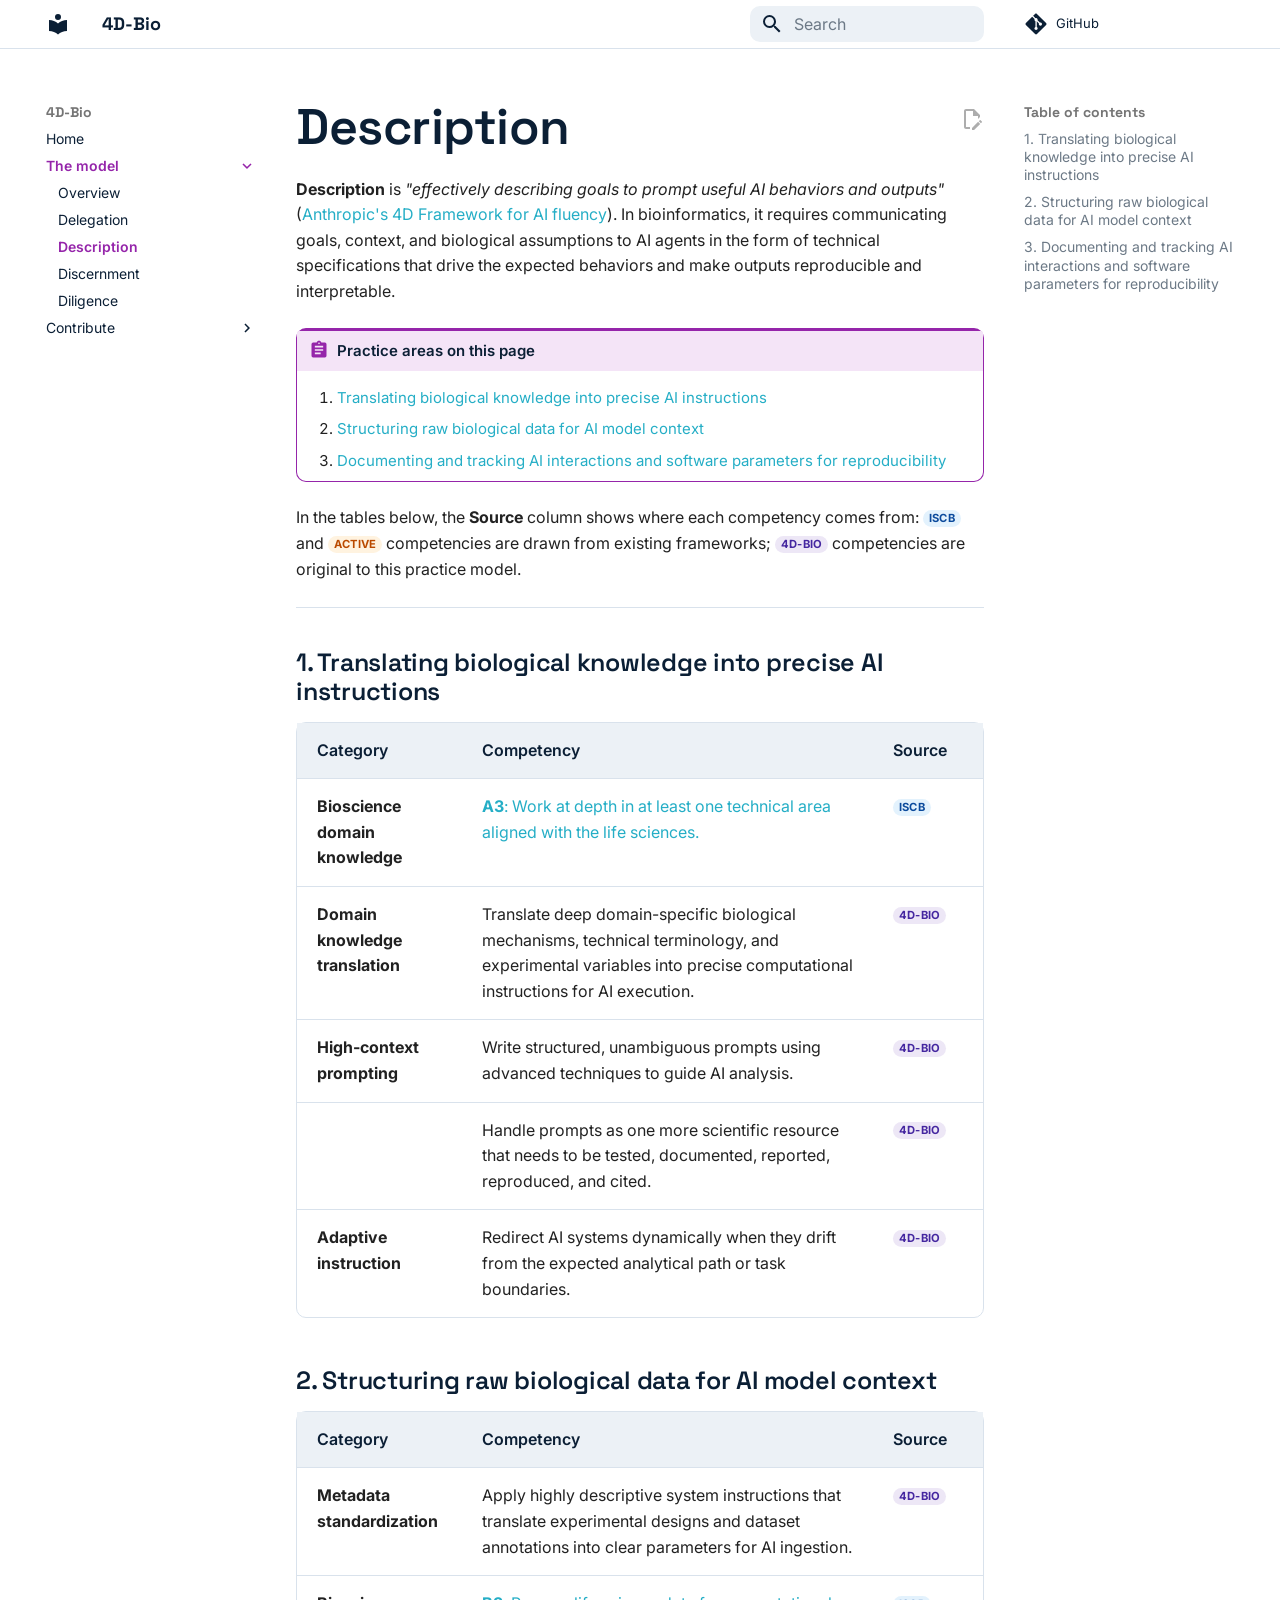
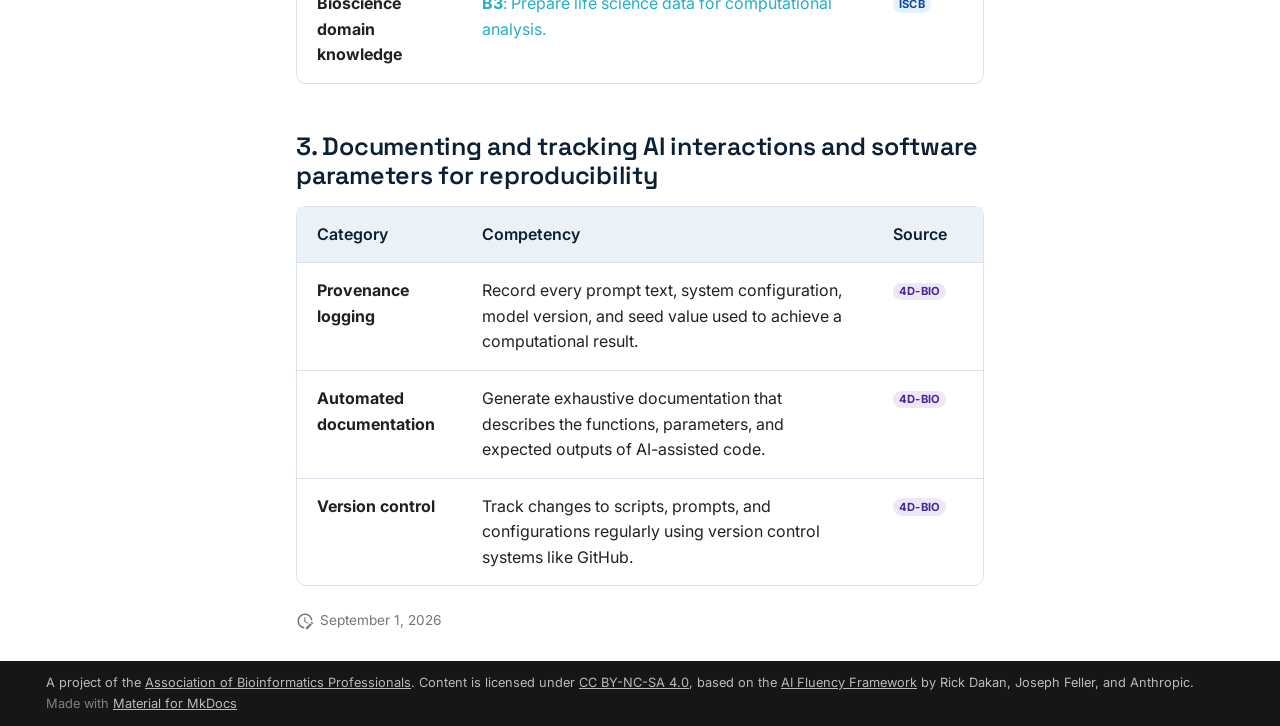
<file: description/index.html>
<!doctype html>
<html lang="en" class="no-js">
  <head>
    
      <meta charset="utf-8">
      <meta name="viewport" content="width=device-width,initial-scale=1">
      
        <meta name="description" content="4D-Bio is a community-maintained practice model that maps the skills of a practicing bioinformatician onto Anthropic's 4D framework for AI fluency.">
      
      
        <meta name="author" content="Larisa M. Soto">
      
      
        <link rel="canonical" href="https://larisa-msoto.github.io/ai-bioinformatics-practice-model/description/">
      
      
        <link rel="prev" href="../delegation/">
      
      
        <link rel="next" href="../discernment/">
      
      
        
      
      
      <link rel="icon" href="../assets/images/favicon.png">
      <meta name="generator" content="mkdocs-1.6.1, mkdocs-material-9.7.7">
    
    
      
        <title>Description - 4D-Bio</title>
      
    
    
      <link rel="stylesheet" href="../assets/stylesheets/main.ec1eaa64.min.css">
      
        
        <link rel="stylesheet" href="../assets/stylesheets/palette.ab4e12ef.min.css">
      
      


    
    
      
    
    
      
        
        
        <link rel="preconnect" href="https://fonts.gstatic.com" crossorigin>
        <link rel="stylesheet" href="https://fonts.googleapis.com/css?family=Inter:300,300i,400,400i,700,700i%7CRoboto+Mono:400,400i,700,700i&display=fallback">
        <style>:root{--md-text-font:"Inter";--md-code-font:"Roboto Mono"}</style>
      
    
    
      <link rel="stylesheet" href="../stylesheets/extra.css?v=20260901">
    
    <script>__md_scope=new URL("..",location),__md_hash=e=>[...e].reduce(((e,_)=>(e<<5)-e+_.charCodeAt(0)),0),__md_get=(e,_=localStorage,t=__md_scope)=>JSON.parse(_.getItem(t.pathname+"."+e)),__md_set=(e,_,t=localStorage,a=__md_scope)=>{try{t.setItem(a.pathname+"."+e,JSON.stringify(_))}catch(e){}}</script>
    
      

    
    
  </head>
  
  
    
    
    
    
    
    <body dir="ltr" data-md-color-scheme="default" data-md-color-primary="custom" data-md-color-accent="custom">
  
    
    <input class="md-toggle" data-md-toggle="drawer" type="checkbox" id="__drawer" autocomplete="off">
    <input class="md-toggle" data-md-toggle="search" type="checkbox" id="__search" autocomplete="off">
    <label class="md-overlay" for="__drawer"></label>
    <div data-md-component="skip">
      
        
        <a href="#description" class="md-skip">
          Skip to content
        </a>
      
    </div>
    <div data-md-component="announce">
      
    </div>
    
    
      

  

<header class="md-header md-header--shadow" data-md-component="header">
  <nav class="md-header__inner md-grid" aria-label="Header">
    <a href=".." title="4D-Bio" class="md-header__button md-logo" aria-label="4D-Bio" data-md-component="logo">
      
  
  <svg xmlns="http://www.w3.org/2000/svg" viewBox="0 0 24 24"><path d="M12 8a3 3 0 0 0 3-3 3 3 0 0 0-3-3 3 3 0 0 0-3 3 3 3 0 0 0 3 3m0 3.54C9.64 9.35 6.5 8 3 8v11c3.5 0 6.64 1.35 9 3.54 2.36-2.19 5.5-3.54 9-3.54V8c-3.5 0-6.64 1.35-9 3.54"/></svg>

    </a>
    <label class="md-header__button md-icon" for="__drawer">
      
      <svg xmlns="http://www.w3.org/2000/svg" viewBox="0 0 24 24"><path d="M3 6h18v2H3zm0 5h18v2H3zm0 5h18v2H3z"/></svg>
    </label>
    <div class="md-header__title" data-md-component="header-title">
      <div class="md-header__ellipsis">
        <div class="md-header__topic">
          <span class="md-ellipsis">
            4D-Bio
          </span>
        </div>
        <div class="md-header__topic" data-md-component="header-topic">
          <span class="md-ellipsis">
            
              Description
            
          </span>
        </div>
      </div>
    </div>
    
      
    
    
    
    
      
      
        <label class="md-header__button md-icon" for="__search">
          
          <svg xmlns="http://www.w3.org/2000/svg" viewBox="0 0 24 24"><path d="M9.5 3A6.5 6.5 0 0 1 16 9.5c0 1.61-.59 3.09-1.56 4.23l.27.27h.79l5 5-1.5 1.5-5-5v-.79l-.27-.27A6.52 6.52 0 0 1 9.5 16 6.5 6.5 0 0 1 3 9.5 6.5 6.5 0 0 1 9.5 3m0 2C7 5 5 7 5 9.5S7 14 9.5 14 14 12 14 9.5 12 5 9.5 5"/></svg>
        </label>
        <div class="md-search" data-md-component="search" role="dialog">
  <label class="md-search__overlay" for="__search"></label>
  <div class="md-search__inner" role="search">
    <form class="md-search__form" name="search">
      <input type="text" class="md-search__input" name="query" aria-label="Search" placeholder="Search" autocapitalize="off" autocorrect="off" autocomplete="off" spellcheck="false" data-md-component="search-query" required>
      <label class="md-search__icon md-icon" for="__search">
        
        <svg xmlns="http://www.w3.org/2000/svg" viewBox="0 0 24 24"><path d="M9.5 3A6.5 6.5 0 0 1 16 9.5c0 1.61-.59 3.09-1.56 4.23l.27.27h.79l5 5-1.5 1.5-5-5v-.79l-.27-.27A6.52 6.52 0 0 1 9.5 16 6.5 6.5 0 0 1 3 9.5 6.5 6.5 0 0 1 9.5 3m0 2C7 5 5 7 5 9.5S7 14 9.5 14 14 12 14 9.5 12 5 9.5 5"/></svg>
        
        <svg xmlns="http://www.w3.org/2000/svg" viewBox="0 0 24 24"><path d="M20 11v2H8l5.5 5.5-1.42 1.42L4.16 12l7.92-7.92L13.5 5.5 8 11z"/></svg>
      </label>
      <nav class="md-search__options" aria-label="Search">
        
        <button type="reset" class="md-search__icon md-icon" title="Clear" aria-label="Clear" tabindex="-1">
          
          <svg xmlns="http://www.w3.org/2000/svg" viewBox="0 0 24 24"><path d="M19 6.41 17.59 5 12 10.59 6.41 5 5 6.41 10.59 12 5 17.59 6.41 19 12 13.41 17.59 19 19 17.59 13.41 12z"/></svg>
        </button>
      </nav>
      
        <div class="md-search__suggest" data-md-component="search-suggest"></div>
      
    </form>
    <div class="md-search__output">
      <div class="md-search__scrollwrap" tabindex="0" data-md-scrollfix>
        <div class="md-search-result" data-md-component="search-result">
          <div class="md-search-result__meta">
            Initializing search
          </div>
          <ol class="md-search-result__list" role="presentation"></ol>
        </div>
      </div>
    </div>
  </div>
</div>
      
    
    
      <div class="md-header__source">
        <a href="https://github.com/larisa-msoto/ai-bioinformatics-practice-model" title="Go to repository" class="md-source" data-md-component="source">
  <div class="md-source__icon md-icon">
    
    <svg xmlns="http://www.w3.org/2000/svg" viewBox="0 0 448 512"><!--! Font Awesome Free 7.1.0 by @fontawesome - https://fontawesome.com License - https://fontawesome.com/license/free (Icons: CC BY 4.0, Fonts: SIL OFL 1.1, Code: MIT License) Copyright 2025 Fonticons, Inc.--><path d="M439.6 236.1 244 40.5c-5.4-5.5-12.8-8.5-20.4-8.5s-15 3-20.4 8.4L162.5 81l51.5 51.5c27.1-9.1 52.7 16.8 43.4 43.7l49.7 49.7c34.2-11.8 61.2 31 35.5 56.7-26.5 26.5-70.2-2.9-56-37.3L240.3 199v121.9c25.3 12.5 22.3 41.8 9.1 55-6.4 6.4-15.2 10.1-24.3 10.1s-17.8-3.6-24.3-10.1c-17.6-17.6-11.1-46.9 11.2-56v-123c-20.8-8.5-24.6-30.7-18.6-45L142.6 101 8.5 235.1C3 240.6 0 247.9 0 255.5s3 15 8.5 20.4l195.6 195.7c5.4 5.4 12.7 8.4 20.4 8.4s15-3 20.4-8.4l194.7-194.7c5.4-5.4 8.4-12.8 8.4-20.4s-3-15-8.4-20.4"/></svg>
  </div>
  <div class="md-source__repository">
    GitHub
  </div>
</a>
      </div>
    
  </nav>
  
</header>
    
    <div class="md-container" data-md-component="container">
      
      
        
          
        
      
      <main class="md-main" data-md-component="main">
        <div class="md-main__inner md-grid">
          
            
              
              <div class="md-sidebar md-sidebar--primary" data-md-component="sidebar" data-md-type="navigation" >
                <div class="md-sidebar__scrollwrap">
                  <div class="md-sidebar__inner">
                    



<nav class="md-nav md-nav--primary" aria-label="Navigation" data-md-level="0">
  <label class="md-nav__title" for="__drawer">
    <a href=".." title="4D-Bio" class="md-nav__button md-logo" aria-label="4D-Bio" data-md-component="logo">
      
  
  <svg xmlns="http://www.w3.org/2000/svg" viewBox="0 0 24 24"><path d="M12 8a3 3 0 0 0 3-3 3 3 0 0 0-3-3 3 3 0 0 0-3 3 3 3 0 0 0 3 3m0 3.54C9.64 9.35 6.5 8 3 8v11c3.5 0 6.64 1.35 9 3.54 2.36-2.19 5.5-3.54 9-3.54V8c-3.5 0-6.64 1.35-9 3.54"/></svg>

    </a>
    4D-Bio
  </label>
  
    <div class="md-nav__source">
      <a href="https://github.com/larisa-msoto/ai-bioinformatics-practice-model" title="Go to repository" class="md-source" data-md-component="source">
  <div class="md-source__icon md-icon">
    
    <svg xmlns="http://www.w3.org/2000/svg" viewBox="0 0 448 512"><!--! Font Awesome Free 7.1.0 by @fontawesome - https://fontawesome.com License - https://fontawesome.com/license/free (Icons: CC BY 4.0, Fonts: SIL OFL 1.1, Code: MIT License) Copyright 2025 Fonticons, Inc.--><path d="M439.6 236.1 244 40.5c-5.4-5.5-12.8-8.5-20.4-8.5s-15 3-20.4 8.4L162.5 81l51.5 51.5c27.1-9.1 52.7 16.8 43.4 43.7l49.7 49.7c34.2-11.8 61.2 31 35.5 56.7-26.5 26.5-70.2-2.9-56-37.3L240.3 199v121.9c25.3 12.5 22.3 41.8 9.1 55-6.4 6.4-15.2 10.1-24.3 10.1s-17.8-3.6-24.3-10.1c-17.6-17.6-11.1-46.9 11.2-56v-123c-20.8-8.5-24.6-30.7-18.6-45L142.6 101 8.5 235.1C3 240.6 0 247.9 0 255.5s3 15 8.5 20.4l195.6 195.7c5.4 5.4 12.7 8.4 20.4 8.4s15-3 20.4-8.4l194.7-194.7c5.4-5.4 8.4-12.8 8.4-20.4s-3-15-8.4-20.4"/></svg>
  </div>
  <div class="md-source__repository">
    GitHub
  </div>
</a>
    </div>
  
  <ul class="md-nav__list" data-md-scrollfix>
    
      
      
  
  
  
  
    <li class="md-nav__item">
      <a href=".." class="md-nav__link">
        
  
  
  <span class="md-ellipsis">
    
  
    Home
  

    
  </span>
  
  

      </a>
    </li>
  

    
      
      
  
  
    
  
  
  
    
    
    
    
    
    <li class="md-nav__item md-nav__item--active md-nav__item--nested">
      
        
        
        <input class="md-nav__toggle md-toggle " type="checkbox" id="__nav_2" checked>
        
          
          <label class="md-nav__link" for="__nav_2" id="__nav_2_label" tabindex="0">
            
  
  
  <span class="md-ellipsis">
    
  
    The model
  

    
  </span>
  
  

            <span class="md-nav__icon md-icon"></span>
          </label>
        
        <nav class="md-nav" data-md-level="1" aria-labelledby="__nav_2_label" aria-expanded="true">
          <label class="md-nav__title" for="__nav_2">
            <span class="md-nav__icon md-icon"></span>
            
  
    The model
  

          </label>
          <ul class="md-nav__list" data-md-scrollfix>
            
              
                
  
  
  
  
    <li class="md-nav__item">
      <a href="../overview/" class="md-nav__link">
        
  
  
  <span class="md-ellipsis">
    
  
    Overview
  

    
  </span>
  
  

      </a>
    </li>
  

              
            
              
                
  
  
  
  
    <li class="md-nav__item">
      <a href="../delegation/" class="md-nav__link">
        
  
  
  <span class="md-ellipsis">
    
  
    Delegation
  

    
  </span>
  
  

      </a>
    </li>
  

              
            
              
                
  
  
    
  
  
  
    <li class="md-nav__item md-nav__item--active">
      
      <input class="md-nav__toggle md-toggle" type="checkbox" id="__toc">
      
      
        
      
      
        <label class="md-nav__link md-nav__link--active" for="__toc">
          
  
  
  <span class="md-ellipsis">
    
  
    Description
  

    
  </span>
  
  

          <span class="md-nav__icon md-icon"></span>
        </label>
      
      <a href="./" class="md-nav__link md-nav__link--active">
        
  
  
  <span class="md-ellipsis">
    
  
    Description
  

    
  </span>
  
  

      </a>
      
        

<nav class="md-nav md-nav--secondary" aria-label="Table of contents">
  
  
  
    
  
  
    <label class="md-nav__title" for="__toc">
      <span class="md-nav__icon md-icon"></span>
      Table of contents
    </label>
    <ul class="md-nav__list" data-md-component="toc" data-md-scrollfix>
      
        <li class="md-nav__item">
  <a href="#1-translating-biological-knowledge-into-precise-ai-instructions" class="md-nav__link">
    <span class="md-ellipsis">
      
        1. Translating biological knowledge into precise AI instructions
      
    </span>
  </a>
  
</li>
      
        <li class="md-nav__item">
  <a href="#2-structuring-raw-biological-data-for-ai-model-context" class="md-nav__link">
    <span class="md-ellipsis">
      
        2. Structuring raw biological data for AI model context
      
    </span>
  </a>
  
</li>
      
        <li class="md-nav__item">
  <a href="#3-documenting-and-tracking-ai-interactions-and-software-parameters-for-reproducibility" class="md-nav__link">
    <span class="md-ellipsis">
      
        3. Documenting and tracking AI interactions and software parameters for reproducibility
      
    </span>
  </a>
  
</li>
      
    </ul>
  
</nav>
      
    </li>
  

              
            
              
                
  
  
  
  
    <li class="md-nav__item">
      <a href="../discernment/" class="md-nav__link">
        
  
  
  <span class="md-ellipsis">
    
  
    Discernment
  

    
  </span>
  
  

      </a>
    </li>
  

              
            
              
                
  
  
  
  
    <li class="md-nav__item">
      <a href="../diligence/" class="md-nav__link">
        
  
  
  <span class="md-ellipsis">
    
  
    Diligence
  

    
  </span>
  
  

      </a>
    </li>
  

              
            
          </ul>
        </nav>
      
    </li>
  

    
      
      
  
  
  
  
    
    
    
    
    
    <li class="md-nav__item md-nav__item--nested">
      
        
        
        <input class="md-nav__toggle md-toggle " type="checkbox" id="__nav_3" >
        
          
          <label class="md-nav__link" for="__nav_3" id="__nav_3_label" tabindex="0">
            
  
  
  <span class="md-ellipsis">
    
  
    Contribute
  

    
  </span>
  
  

            <span class="md-nav__icon md-icon"></span>
          </label>
        
        <nav class="md-nav" data-md-level="1" aria-labelledby="__nav_3_label" aria-expanded="false">
          <label class="md-nav__title" for="__nav_3">
            <span class="md-nav__icon md-icon"></span>
            
  
    Contribute
  

          </label>
          <ul class="md-nav__list" data-md-scrollfix>
            
              
                
  
  
  
  
    <li class="md-nav__item">
      <a href="../contributing/" class="md-nav__link">
        
  
  
  <span class="md-ellipsis">
    
  
    How to contribute
  

    
  </span>
  
  

      </a>
    </li>
  

              
            
              
                
  
  
  
  
    <li class="md-nav__item">
      <a href="../contributors/" class="md-nav__link">
        
  
  
  <span class="md-ellipsis">
    
  
    Contributors
  

    
  </span>
  
  

      </a>
    </li>
  

              
            
              
                
  
  
  
  
    <li class="md-nav__item">
      <a href="../code_of_conduct/" class="md-nav__link">
        
  
  
  <span class="md-ellipsis">
    
  
    Code of conduct
  

    
  </span>
  
  

      </a>
    </li>
  

              
            
          </ul>
        </nav>
      
    </li>
  

    
  </ul>
</nav>
                  </div>
                </div>
              </div>
            
            
              
              <div class="md-sidebar md-sidebar--secondary" data-md-component="sidebar" data-md-type="toc" >
                <div class="md-sidebar__scrollwrap">
                  <div class="md-sidebar__inner">
                    

<nav class="md-nav md-nav--secondary" aria-label="Table of contents">
  
  
  
    
  
  
    <label class="md-nav__title" for="__toc">
      <span class="md-nav__icon md-icon"></span>
      Table of contents
    </label>
    <ul class="md-nav__list" data-md-component="toc" data-md-scrollfix>
      
        <li class="md-nav__item">
  <a href="#1-translating-biological-knowledge-into-precise-ai-instructions" class="md-nav__link">
    <span class="md-ellipsis">
      
        1. Translating biological knowledge into precise AI instructions
      
    </span>
  </a>
  
</li>
      
        <li class="md-nav__item">
  <a href="#2-structuring-raw-biological-data-for-ai-model-context" class="md-nav__link">
    <span class="md-ellipsis">
      
        2. Structuring raw biological data for AI model context
      
    </span>
  </a>
  
</li>
      
        <li class="md-nav__item">
  <a href="#3-documenting-and-tracking-ai-interactions-and-software-parameters-for-reproducibility" class="md-nav__link">
    <span class="md-ellipsis">
      
        3. Documenting and tracking AI interactions and software parameters for reproducibility
      
    </span>
  </a>
  
</li>
      
    </ul>
  
</nav>
                  </div>
                </div>
              </div>
            
          
          
            <div class="md-content" data-md-component="content">
              
              <article class="md-content__inner md-typeset">
                
                  


  
    <a href="https://github.com/larisa-msoto/ai-bioinformatics-practice-model/blob/main/docs/description.md" title="Edit this page" class="md-content__button md-icon" rel="edit">
      
      <svg xmlns="http://www.w3.org/2000/svg" viewBox="0 0 24 24"><path d="M10 20H6V4h7v5h5v3.1l2-2V8l-6-6H6c-1.1 0-2 .9-2 2v16c0 1.1.9 2 2 2h4zm10.2-7c.1 0 .3.1.4.2l1.3 1.3c.2.2.2.6 0 .8l-1 1-2.1-2.1 1-1c.1-.1.2-.2.4-.2m0 3.9L14.1 23H12v-2.1l6.1-6.1z"/></svg>
    </a>
  
  


<h1 id="description">Description<a class="headerlink" href="#description" title="Permanent link">&para;</a></h1>
<p><strong>Description</strong> is <em>"effectively describing goals to prompt useful AI behaviors and outputs"</em> (<a href="https://www-cdn.anthropic.com/334975cdec18f744b4fa511dc8518bd8d119d29d.pdf?ref=hackshackers.com">Anthropic's 4D Framework for AI fluency</a>). In bioinformatics, it requires communicating goals, context, and biological assumptions to AI agents in the form of technical specifications that drive the expected behaviors and make outputs reproducible and interpretable.</p>
<div class="admonition abstract">
<p class="admonition-title">Practice areas on this page</p>
<ol>
<li><a href="#1-translating-biological-knowledge-into-precise-ai-instructions">Translating biological knowledge into precise AI instructions</a></li>
<li><a href="#2-structuring-raw-biological-data-for-ai-model-context">Structuring raw biological data for AI model context</a></li>
<li><a href="#3-documenting-and-tracking-ai-interactions-and-software-parameters-for-reproducibility">Documenting and tracking AI interactions and software parameters for reproducibility</a></li>
</ol>
</div>
<p>In the tables below, the <strong>Source</strong> column shows where each competency comes from:
<span class="tag tag-iscb">ISCB</span> and <span class="tag tag-active">ACTIVE</span> competencies are drawn from existing frameworks;
<span class="tag tag-4dbio">4D-Bio</span> competencies are original to this practice model.</p>
<hr />
<h2 id="1-translating-biological-knowledge-into-precise-ai-instructions">1. Translating biological knowledge into precise AI instructions<a class="headerlink" href="#1-translating-biological-knowledge-into-precise-ai-instructions" title="Permanent link">&para;</a></h2>
<table>
<thead>
<tr>
<th>Category</th>
<th>Competency</th>
<th>Source</th>
</tr>
</thead>
<tbody>
<tr>
<td><strong>Bioscience domain knowledge</strong></td>
<td><a href="https://competency.ebi.ac.uk/framework/iscb/3.0/competency/details/7950"><strong>A3</strong>: Work at depth in at least one technical area aligned with the life sciences.</a></td>
<td><a class="tag tag-iscb" href="https://competency.ebi.ac.uk/framework/iscb/3.0/competency/details/7950">ISCB</a></td>
</tr>
<tr>
<td><strong>Domain knowledge translation</strong></td>
<td>Translate deep domain-specific biological mechanisms, technical terminology, and experimental variables into precise computational instructions for AI execution.</td>
<td><span class="tag tag-4dbio">4D-Bio</span></td>
</tr>
<tr>
<td><strong>High-context prompting</strong></td>
<td>Write structured, unambiguous prompts using advanced techniques to guide AI analysis.</td>
<td><span class="tag tag-4dbio">4D-Bio</span></td>
</tr>
<tr>
<td>&nbsp;</td>
<td>Handle prompts as one more scientific resource that needs to be tested, documented, reported, reproduced, and cited.</td>
<td><span class="tag tag-4dbio">4D-Bio</span></td>
</tr>
<tr>
<td><strong>Adaptive instruction</strong></td>
<td>Redirect AI systems dynamically when they drift from the expected analytical path or task boundaries.</td>
<td><span class="tag tag-4dbio">4D-Bio</span></td>
</tr>
</tbody>
</table>
<h2 id="2-structuring-raw-biological-data-for-ai-model-context">2. Structuring raw biological data for AI model context<a class="headerlink" href="#2-structuring-raw-biological-data-for-ai-model-context" title="Permanent link">&para;</a></h2>
<table>
<thead>
<tr>
<th>Category</th>
<th>Competency</th>
<th>Source</th>
</tr>
</thead>
<tbody>
<tr>
<td><strong>Metadata standardization</strong></td>
<td>Apply highly descriptive system instructions that translate experimental designs and dataset annotations into clear parameters for AI ingestion.</td>
<td><span class="tag tag-4dbio">4D-Bio</span></td>
</tr>
<tr>
<td><strong>Bioscience domain knowledge</strong></td>
<td><a href="https://competency.ebi.ac.uk/framework/iscb/3.0/competency/details/7938"><strong>B3</strong>: Prepare life science data for computational analysis.</a></td>
<td><a class="tag tag-iscb" href="https://competency.ebi.ac.uk/framework/iscb/3.0/competency/details/7938">ISCB</a></td>
</tr>
</tbody>
</table>
<h2 id="3-documenting-and-tracking-ai-interactions-and-software-parameters-for-reproducibility">3. Documenting and tracking AI interactions and software parameters for reproducibility<a class="headerlink" href="#3-documenting-and-tracking-ai-interactions-and-software-parameters-for-reproducibility" title="Permanent link">&para;</a></h2>
<table>
<thead>
<tr>
<th>Category</th>
<th>Competency</th>
<th>Source</th>
</tr>
</thead>
<tbody>
<tr>
<td><strong>Provenance logging</strong></td>
<td>Record every prompt text, system configuration, model version, and seed value used to achieve a computational result.</td>
<td><span class="tag tag-4dbio">4D-Bio</span></td>
</tr>
<tr>
<td><strong>Automated documentation</strong></td>
<td>Generate exhaustive documentation that describes the functions, parameters, and expected outputs of AI-assisted code.</td>
<td><span class="tag tag-4dbio">4D-Bio</span></td>
</tr>
<tr>
<td><strong>Version control</strong></td>
<td>Track changes to scripts, prompts, and configurations regularly using version control systems like GitHub.</td>
<td><span class="tag tag-4dbio">4D-Bio</span></td>
</tr>
</tbody>
</table>







  
    
  
  


  <aside class="md-source-file">
    
      
  <span class="md-source-file__fact">
    <span class="md-icon" title="Last update">
      <svg xmlns="http://www.w3.org/2000/svg" viewBox="0 0 24 24"><path d="M21 13.1c-.1 0-.3.1-.4.2l-1 1 2.1 2.1 1-1c.2-.2.2-.6 0-.8l-1.3-1.3c-.1-.1-.2-.2-.4-.2m-1.9 1.8-6.1 6V23h2.1l6.1-6.1zM12.5 7v5.2l4 2.4-1 1L11 13V7zM11 21.9c-5.1-.5-9-4.8-9-9.9C2 6.5 6.5 2 12 2c5.3 0 9.6 4.1 10 9.3-.3-.1-.6-.2-1-.2s-.7.1-1 .2C19.6 7.2 16.2 4 12 4c-4.4 0-8 3.6-8 8 0 4.1 3.1 7.5 7.1 7.9l-.1.2z"/></svg>
    </span>
    <span class="git-revision-date-localized-plugin git-revision-date-localized-plugin-date" title="September 1, 2026 15:10:56 UTC">September 1, 2026</span>
  </span>

    
    
    
    
  </aside>





                
              </article>
            </div>
          
          
<script>var target=document.getElementById(location.hash.slice(1));target&&target.name&&(target.checked=target.name.startsWith("__tabbed_"))</script>
        </div>
        
          <button type="button" class="md-top md-icon" data-md-component="top" hidden>
  
  <svg xmlns="http://www.w3.org/2000/svg" viewBox="0 0 24 24"><path d="M13 20h-2V8l-5.5 5.5-1.42-1.42L12 4.16l7.92 7.92-1.42 1.42L13 8z"/></svg>
  Back to top
</button>
        
      </main>
      
        <footer class="md-footer">
  
  <div class="md-footer-meta md-typeset">
    <div class="md-footer-meta__inner md-grid">
      <div class="md-copyright">
  
    <div class="md-copyright__highlight">
      A project of the <a href="https://bioinfopro.org">Association of Bioinformatics Professionals</a>. Content is licensed under <a href="https://creativecommons.org/licenses/by-nc-sa/4.0/">CC BY-NC-SA 4.0</a>, based on the <a href="https://www.anthropic.com/learn/claude-for-you">AI Fluency Framework</a> by Rick Dakan, Joseph Feller, and Anthropic.
    </div>
  
  
    Made with
    <a href="https://squidfunk.github.io/mkdocs-material/" target="_blank" rel="noopener">
      Material for MkDocs
    </a>
  
</div>
      
    </div>
  </div>
</footer>
      
    </div>
    <div class="md-dialog" data-md-component="dialog">
      <div class="md-dialog__inner md-typeset"></div>
    </div>
    
    
    
      
      
      <script id="__config" type="application/json">{"annotate": null, "base": "..", "features": ["navigation.top", "toc.follow", "search.suggest", "search.highlight", "content.action.edit", "content.code.copy"], "search": "../assets/javascripts/workers/search.2c215733.min.js", "tags": null, "translations": {"clipboard.copied": "Copied to clipboard", "clipboard.copy": "Copy to clipboard", "search.result.more.one": "1 more on this page", "search.result.more.other": "# more on this page", "search.result.none": "No matching documents", "search.result.one": "1 matching document", "search.result.other": "# matching documents", "search.result.placeholder": "Type to start searching", "search.result.term.missing": "Missing", "select.version": "Select version"}, "version": null}</script>
    
    
      <script src="../assets/javascripts/bundle.d7400e89.min.js"></script>
      
    
  </body>
</html>
</file>
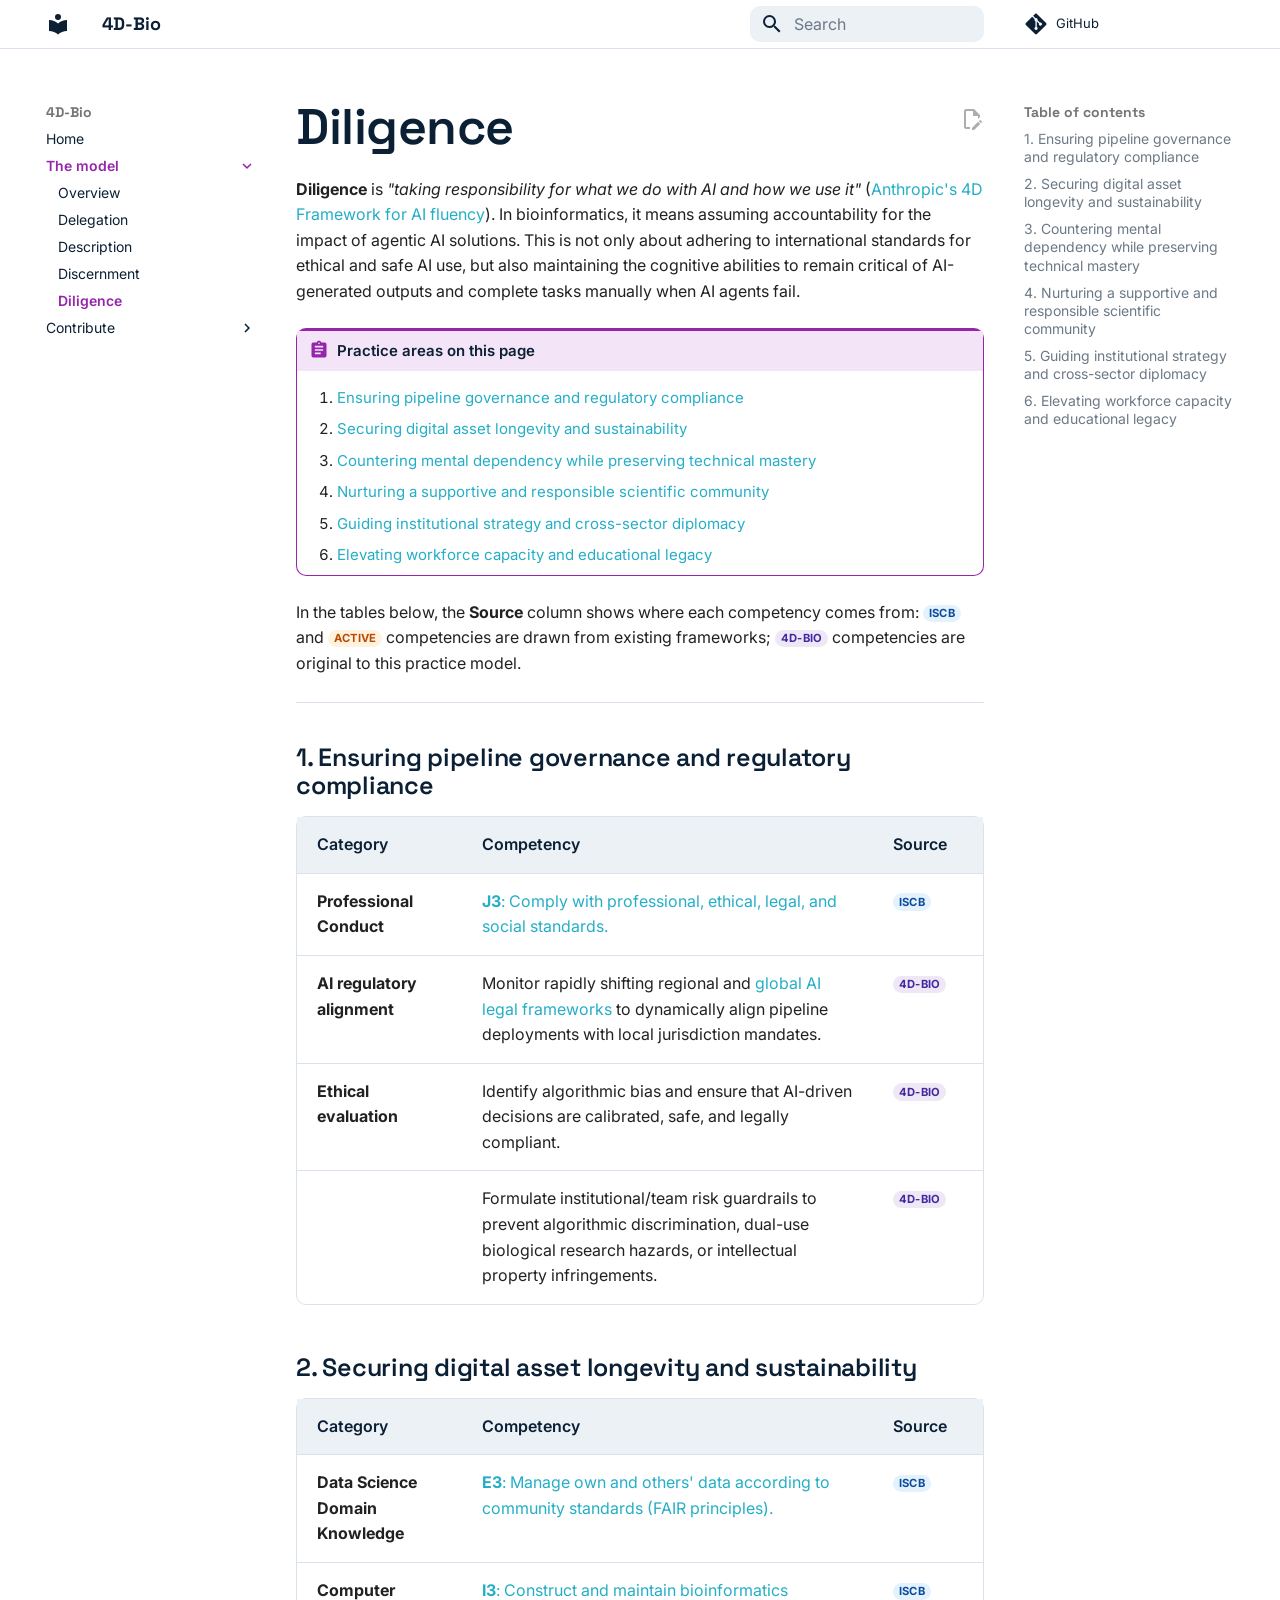
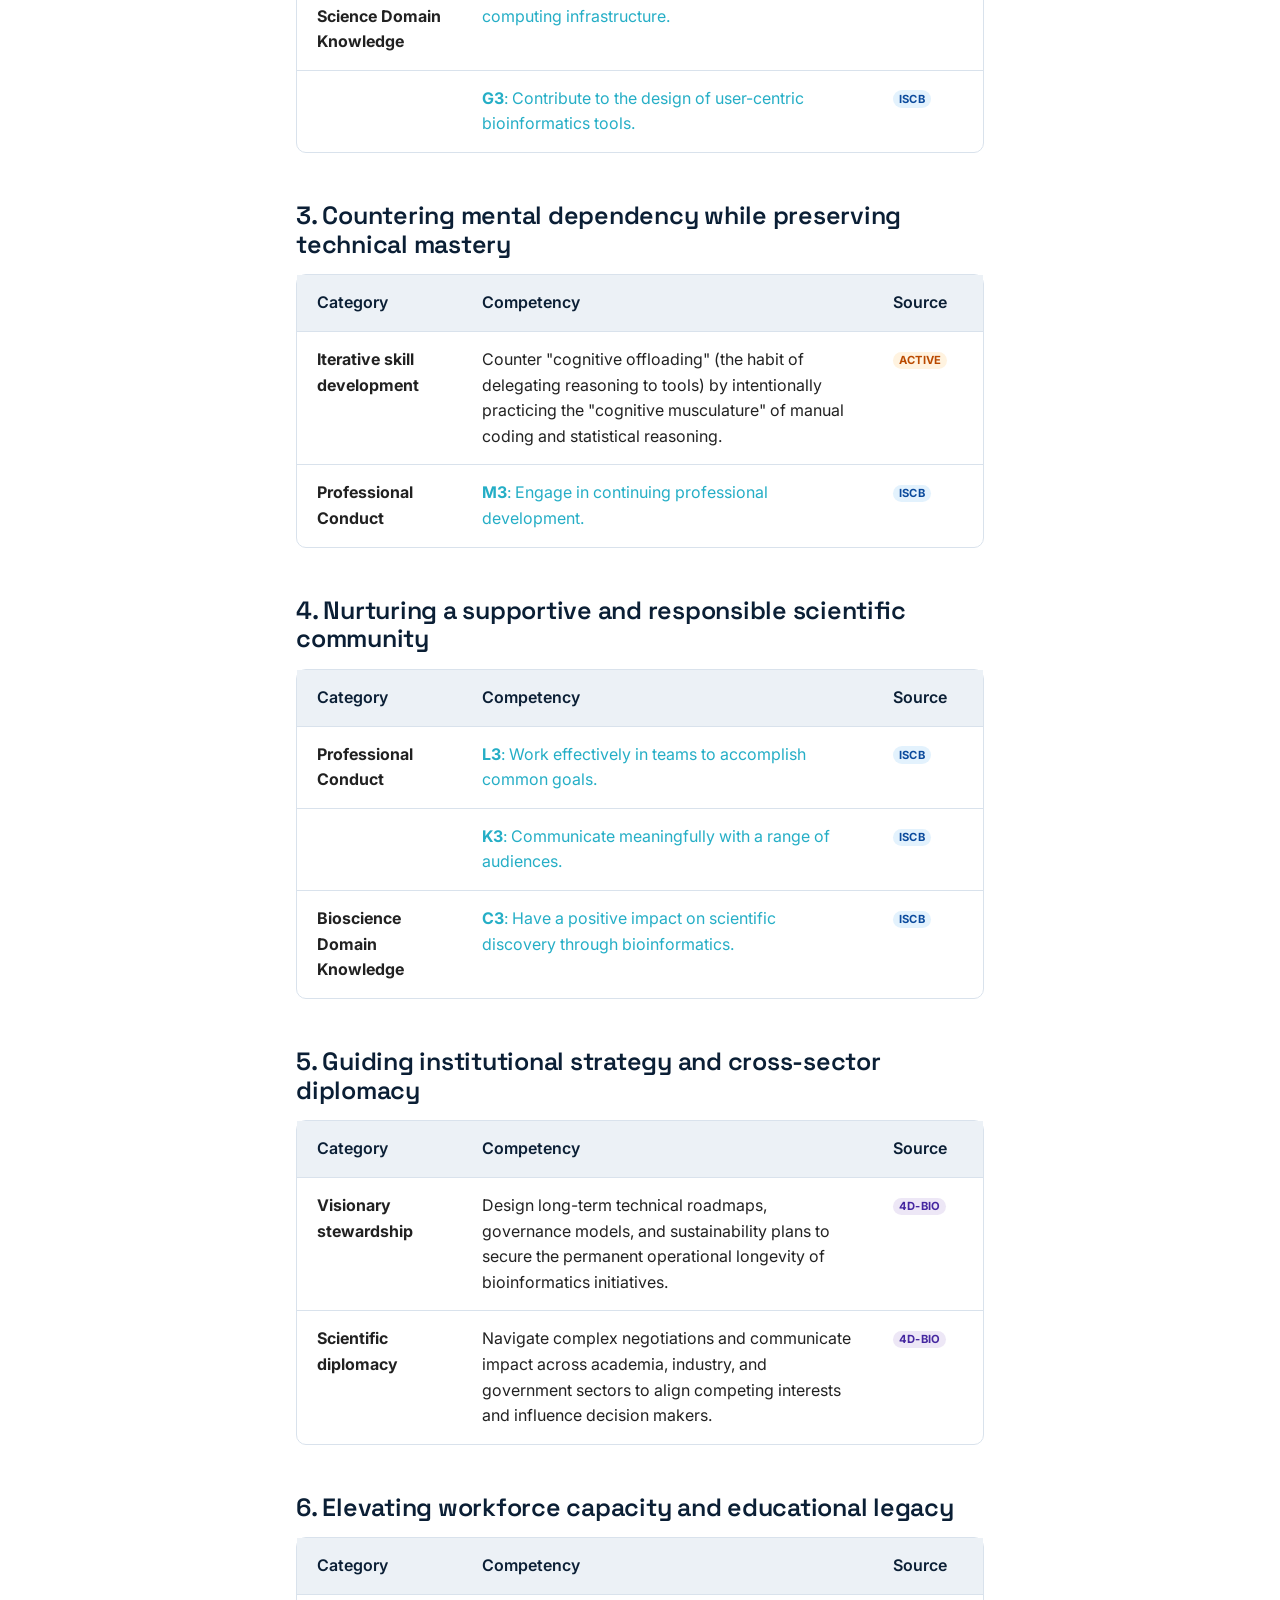
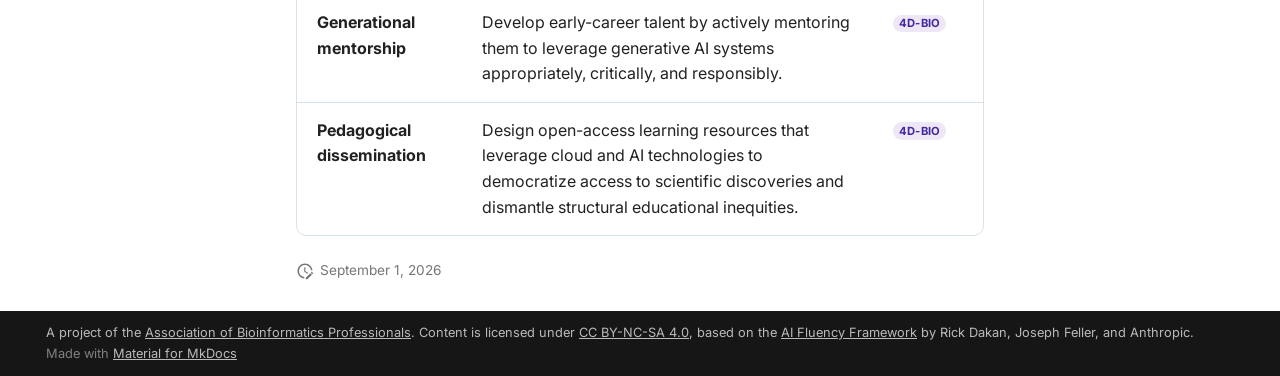
<file: diligence/index.html>
<!doctype html>
<html lang="en" class="no-js">
  <head>
    
      <meta charset="utf-8">
      <meta name="viewport" content="width=device-width,initial-scale=1">
      
        <meta name="description" content="4D-Bio is a community-maintained practice model that maps the skills of a practicing bioinformatician onto Anthropic's 4D framework for AI fluency.">
      
      
        <meta name="author" content="Larisa M. Soto">
      
      
        <link rel="canonical" href="https://larisa-msoto.github.io/ai-bioinformatics-practice-model/diligence/">
      
      
        <link rel="prev" href="../discernment/">
      
      
        <link rel="next" href="../contributing/">
      
      
        
      
      
      <link rel="icon" href="../assets/images/favicon.png">
      <meta name="generator" content="mkdocs-1.6.1, mkdocs-material-9.7.7">
    
    
      
        <title>Diligence - 4D-Bio</title>
      
    
    
      <link rel="stylesheet" href="../assets/stylesheets/main.ec1eaa64.min.css">
      
        
        <link rel="stylesheet" href="../assets/stylesheets/palette.ab4e12ef.min.css">
      
      


    
    
      
    
    
      
        
        
        <link rel="preconnect" href="https://fonts.gstatic.com" crossorigin>
        <link rel="stylesheet" href="https://fonts.googleapis.com/css?family=Inter:300,300i,400,400i,700,700i%7CRoboto+Mono:400,400i,700,700i&display=fallback">
        <style>:root{--md-text-font:"Inter";--md-code-font:"Roboto Mono"}</style>
      
    
    
      <link rel="stylesheet" href="../stylesheets/extra.css?v=20260901">
    
    <script>__md_scope=new URL("..",location),__md_hash=e=>[...e].reduce(((e,_)=>(e<<5)-e+_.charCodeAt(0)),0),__md_get=(e,_=localStorage,t=__md_scope)=>JSON.parse(_.getItem(t.pathname+"."+e)),__md_set=(e,_,t=localStorage,a=__md_scope)=>{try{t.setItem(a.pathname+"."+e,JSON.stringify(_))}catch(e){}}</script>
    
      

    
    
  </head>
  
  
    
    
    
    
    
    <body dir="ltr" data-md-color-scheme="default" data-md-color-primary="custom" data-md-color-accent="custom">
  
    
    <input class="md-toggle" data-md-toggle="drawer" type="checkbox" id="__drawer" autocomplete="off">
    <input class="md-toggle" data-md-toggle="search" type="checkbox" id="__search" autocomplete="off">
    <label class="md-overlay" for="__drawer"></label>
    <div data-md-component="skip">
      
        
        <a href="#diligence" class="md-skip">
          Skip to content
        </a>
      
    </div>
    <div data-md-component="announce">
      
    </div>
    
    
      

  

<header class="md-header md-header--shadow" data-md-component="header">
  <nav class="md-header__inner md-grid" aria-label="Header">
    <a href=".." title="4D-Bio" class="md-header__button md-logo" aria-label="4D-Bio" data-md-component="logo">
      
  
  <svg xmlns="http://www.w3.org/2000/svg" viewBox="0 0 24 24"><path d="M12 8a3 3 0 0 0 3-3 3 3 0 0 0-3-3 3 3 0 0 0-3 3 3 3 0 0 0 3 3m0 3.54C9.64 9.35 6.5 8 3 8v11c3.5 0 6.64 1.35 9 3.54 2.36-2.19 5.5-3.54 9-3.54V8c-3.5 0-6.64 1.35-9 3.54"/></svg>

    </a>
    <label class="md-header__button md-icon" for="__drawer">
      
      <svg xmlns="http://www.w3.org/2000/svg" viewBox="0 0 24 24"><path d="M3 6h18v2H3zm0 5h18v2H3zm0 5h18v2H3z"/></svg>
    </label>
    <div class="md-header__title" data-md-component="header-title">
      <div class="md-header__ellipsis">
        <div class="md-header__topic">
          <span class="md-ellipsis">
            4D-Bio
          </span>
        </div>
        <div class="md-header__topic" data-md-component="header-topic">
          <span class="md-ellipsis">
            
              Diligence
            
          </span>
        </div>
      </div>
    </div>
    
      
    
    
    
    
      
      
        <label class="md-header__button md-icon" for="__search">
          
          <svg xmlns="http://www.w3.org/2000/svg" viewBox="0 0 24 24"><path d="M9.5 3A6.5 6.5 0 0 1 16 9.5c0 1.61-.59 3.09-1.56 4.23l.27.27h.79l5 5-1.5 1.5-5-5v-.79l-.27-.27A6.52 6.52 0 0 1 9.5 16 6.5 6.5 0 0 1 3 9.5 6.5 6.5 0 0 1 9.5 3m0 2C7 5 5 7 5 9.5S7 14 9.5 14 14 12 14 9.5 12 5 9.5 5"/></svg>
        </label>
        <div class="md-search" data-md-component="search" role="dialog">
  <label class="md-search__overlay" for="__search"></label>
  <div class="md-search__inner" role="search">
    <form class="md-search__form" name="search">
      <input type="text" class="md-search__input" name="query" aria-label="Search" placeholder="Search" autocapitalize="off" autocorrect="off" autocomplete="off" spellcheck="false" data-md-component="search-query" required>
      <label class="md-search__icon md-icon" for="__search">
        
        <svg xmlns="http://www.w3.org/2000/svg" viewBox="0 0 24 24"><path d="M9.5 3A6.5 6.5 0 0 1 16 9.5c0 1.61-.59 3.09-1.56 4.23l.27.27h.79l5 5-1.5 1.5-5-5v-.79l-.27-.27A6.52 6.52 0 0 1 9.5 16 6.5 6.5 0 0 1 3 9.5 6.5 6.5 0 0 1 9.5 3m0 2C7 5 5 7 5 9.5S7 14 9.5 14 14 12 14 9.5 12 5 9.5 5"/></svg>
        
        <svg xmlns="http://www.w3.org/2000/svg" viewBox="0 0 24 24"><path d="M20 11v2H8l5.5 5.5-1.42 1.42L4.16 12l7.92-7.92L13.5 5.5 8 11z"/></svg>
      </label>
      <nav class="md-search__options" aria-label="Search">
        
        <button type="reset" class="md-search__icon md-icon" title="Clear" aria-label="Clear" tabindex="-1">
          
          <svg xmlns="http://www.w3.org/2000/svg" viewBox="0 0 24 24"><path d="M19 6.41 17.59 5 12 10.59 6.41 5 5 6.41 10.59 12 5 17.59 6.41 19 12 13.41 17.59 19 19 17.59 13.41 12z"/></svg>
        </button>
      </nav>
      
        <div class="md-search__suggest" data-md-component="search-suggest"></div>
      
    </form>
    <div class="md-search__output">
      <div class="md-search__scrollwrap" tabindex="0" data-md-scrollfix>
        <div class="md-search-result" data-md-component="search-result">
          <div class="md-search-result__meta">
            Initializing search
          </div>
          <ol class="md-search-result__list" role="presentation"></ol>
        </div>
      </div>
    </div>
  </div>
</div>
      
    
    
      <div class="md-header__source">
        <a href="https://github.com/larisa-msoto/ai-bioinformatics-practice-model" title="Go to repository" class="md-source" data-md-component="source">
  <div class="md-source__icon md-icon">
    
    <svg xmlns="http://www.w3.org/2000/svg" viewBox="0 0 448 512"><!--! Font Awesome Free 7.1.0 by @fontawesome - https://fontawesome.com License - https://fontawesome.com/license/free (Icons: CC BY 4.0, Fonts: SIL OFL 1.1, Code: MIT License) Copyright 2025 Fonticons, Inc.--><path d="M439.6 236.1 244 40.5c-5.4-5.5-12.8-8.5-20.4-8.5s-15 3-20.4 8.4L162.5 81l51.5 51.5c27.1-9.1 52.7 16.8 43.4 43.7l49.7 49.7c34.2-11.8 61.2 31 35.5 56.7-26.5 26.5-70.2-2.9-56-37.3L240.3 199v121.9c25.3 12.5 22.3 41.8 9.1 55-6.4 6.4-15.2 10.1-24.3 10.1s-17.8-3.6-24.3-10.1c-17.6-17.6-11.1-46.9 11.2-56v-123c-20.8-8.5-24.6-30.7-18.6-45L142.6 101 8.5 235.1C3 240.6 0 247.9 0 255.5s3 15 8.5 20.4l195.6 195.7c5.4 5.4 12.7 8.4 20.4 8.4s15-3 20.4-8.4l194.7-194.7c5.4-5.4 8.4-12.8 8.4-20.4s-3-15-8.4-20.4"/></svg>
  </div>
  <div class="md-source__repository">
    GitHub
  </div>
</a>
      </div>
    
  </nav>
  
</header>
    
    <div class="md-container" data-md-component="container">
      
      
        
          
        
      
      <main class="md-main" data-md-component="main">
        <div class="md-main__inner md-grid">
          
            
              
              <div class="md-sidebar md-sidebar--primary" data-md-component="sidebar" data-md-type="navigation" >
                <div class="md-sidebar__scrollwrap">
                  <div class="md-sidebar__inner">
                    



<nav class="md-nav md-nav--primary" aria-label="Navigation" data-md-level="0">
  <label class="md-nav__title" for="__drawer">
    <a href=".." title="4D-Bio" class="md-nav__button md-logo" aria-label="4D-Bio" data-md-component="logo">
      
  
  <svg xmlns="http://www.w3.org/2000/svg" viewBox="0 0 24 24"><path d="M12 8a3 3 0 0 0 3-3 3 3 0 0 0-3-3 3 3 0 0 0-3 3 3 3 0 0 0 3 3m0 3.54C9.64 9.35 6.5 8 3 8v11c3.5 0 6.64 1.35 9 3.54 2.36-2.19 5.5-3.54 9-3.54V8c-3.5 0-6.64 1.35-9 3.54"/></svg>

    </a>
    4D-Bio
  </label>
  
    <div class="md-nav__source">
      <a href="https://github.com/larisa-msoto/ai-bioinformatics-practice-model" title="Go to repository" class="md-source" data-md-component="source">
  <div class="md-source__icon md-icon">
    
    <svg xmlns="http://www.w3.org/2000/svg" viewBox="0 0 448 512"><!--! Font Awesome Free 7.1.0 by @fontawesome - https://fontawesome.com License - https://fontawesome.com/license/free (Icons: CC BY 4.0, Fonts: SIL OFL 1.1, Code: MIT License) Copyright 2025 Fonticons, Inc.--><path d="M439.6 236.1 244 40.5c-5.4-5.5-12.8-8.5-20.4-8.5s-15 3-20.4 8.4L162.5 81l51.5 51.5c27.1-9.1 52.7 16.8 43.4 43.7l49.7 49.7c34.2-11.8 61.2 31 35.5 56.7-26.5 26.5-70.2-2.9-56-37.3L240.3 199v121.9c25.3 12.5 22.3 41.8 9.1 55-6.4 6.4-15.2 10.1-24.3 10.1s-17.8-3.6-24.3-10.1c-17.6-17.6-11.1-46.9 11.2-56v-123c-20.8-8.5-24.6-30.7-18.6-45L142.6 101 8.5 235.1C3 240.6 0 247.9 0 255.5s3 15 8.5 20.4l195.6 195.7c5.4 5.4 12.7 8.4 20.4 8.4s15-3 20.4-8.4l194.7-194.7c5.4-5.4 8.4-12.8 8.4-20.4s-3-15-8.4-20.4"/></svg>
  </div>
  <div class="md-source__repository">
    GitHub
  </div>
</a>
    </div>
  
  <ul class="md-nav__list" data-md-scrollfix>
    
      
      
  
  
  
  
    <li class="md-nav__item">
      <a href=".." class="md-nav__link">
        
  
  
  <span class="md-ellipsis">
    
  
    Home
  

    
  </span>
  
  

      </a>
    </li>
  

    
      
      
  
  
    
  
  
  
    
    
    
    
    
    <li class="md-nav__item md-nav__item--active md-nav__item--nested">
      
        
        
        <input class="md-nav__toggle md-toggle " type="checkbox" id="__nav_2" checked>
        
          
          <label class="md-nav__link" for="__nav_2" id="__nav_2_label" tabindex="0">
            
  
  
  <span class="md-ellipsis">
    
  
    The model
  

    
  </span>
  
  

            <span class="md-nav__icon md-icon"></span>
          </label>
        
        <nav class="md-nav" data-md-level="1" aria-labelledby="__nav_2_label" aria-expanded="true">
          <label class="md-nav__title" for="__nav_2">
            <span class="md-nav__icon md-icon"></span>
            
  
    The model
  

          </label>
          <ul class="md-nav__list" data-md-scrollfix>
            
              
                
  
  
  
  
    <li class="md-nav__item">
      <a href="../overview/" class="md-nav__link">
        
  
  
  <span class="md-ellipsis">
    
  
    Overview
  

    
  </span>
  
  

      </a>
    </li>
  

              
            
              
                
  
  
  
  
    <li class="md-nav__item">
      <a href="../delegation/" class="md-nav__link">
        
  
  
  <span class="md-ellipsis">
    
  
    Delegation
  

    
  </span>
  
  

      </a>
    </li>
  

              
            
              
                
  
  
  
  
    <li class="md-nav__item">
      <a href="../description/" class="md-nav__link">
        
  
  
  <span class="md-ellipsis">
    
  
    Description
  

    
  </span>
  
  

      </a>
    </li>
  

              
            
              
                
  
  
  
  
    <li class="md-nav__item">
      <a href="../discernment/" class="md-nav__link">
        
  
  
  <span class="md-ellipsis">
    
  
    Discernment
  

    
  </span>
  
  

      </a>
    </li>
  

              
            
              
                
  
  
    
  
  
  
    <li class="md-nav__item md-nav__item--active">
      
      <input class="md-nav__toggle md-toggle" type="checkbox" id="__toc">
      
      
        
      
      
        <label class="md-nav__link md-nav__link--active" for="__toc">
          
  
  
  <span class="md-ellipsis">
    
  
    Diligence
  

    
  </span>
  
  

          <span class="md-nav__icon md-icon"></span>
        </label>
      
      <a href="./" class="md-nav__link md-nav__link--active">
        
  
  
  <span class="md-ellipsis">
    
  
    Diligence
  

    
  </span>
  
  

      </a>
      
        

<nav class="md-nav md-nav--secondary" aria-label="Table of contents">
  
  
  
    
  
  
    <label class="md-nav__title" for="__toc">
      <span class="md-nav__icon md-icon"></span>
      Table of contents
    </label>
    <ul class="md-nav__list" data-md-component="toc" data-md-scrollfix>
      
        <li class="md-nav__item">
  <a href="#1-ensuring-pipeline-governance-and-regulatory-compliance" class="md-nav__link">
    <span class="md-ellipsis">
      
        1. Ensuring pipeline governance and regulatory compliance
      
    </span>
  </a>
  
</li>
      
        <li class="md-nav__item">
  <a href="#2-securing-digital-asset-longevity-and-sustainability" class="md-nav__link">
    <span class="md-ellipsis">
      
        2. Securing digital asset longevity and sustainability
      
    </span>
  </a>
  
</li>
      
        <li class="md-nav__item">
  <a href="#3-countering-mental-dependency-while-preserving-technical-mastery" class="md-nav__link">
    <span class="md-ellipsis">
      
        3. Countering mental dependency while preserving technical mastery
      
    </span>
  </a>
  
</li>
      
        <li class="md-nav__item">
  <a href="#4-nurturing-a-supportive-and-responsible-scientific-community" class="md-nav__link">
    <span class="md-ellipsis">
      
        4. Nurturing a supportive and responsible scientific community
      
    </span>
  </a>
  
</li>
      
        <li class="md-nav__item">
  <a href="#5-guiding-institutional-strategy-and-cross-sector-diplomacy" class="md-nav__link">
    <span class="md-ellipsis">
      
        5. Guiding institutional strategy and cross-sector diplomacy
      
    </span>
  </a>
  
</li>
      
        <li class="md-nav__item">
  <a href="#6-elevating-workforce-capacity-and-educational-legacy" class="md-nav__link">
    <span class="md-ellipsis">
      
        6. Elevating workforce capacity and educational legacy
      
    </span>
  </a>
  
</li>
      
    </ul>
  
</nav>
      
    </li>
  

              
            
          </ul>
        </nav>
      
    </li>
  

    
      
      
  
  
  
  
    
    
    
    
    
    <li class="md-nav__item md-nav__item--nested">
      
        
        
        <input class="md-nav__toggle md-toggle " type="checkbox" id="__nav_3" >
        
          
          <label class="md-nav__link" for="__nav_3" id="__nav_3_label" tabindex="0">
            
  
  
  <span class="md-ellipsis">
    
  
    Contribute
  

    
  </span>
  
  

            <span class="md-nav__icon md-icon"></span>
          </label>
        
        <nav class="md-nav" data-md-level="1" aria-labelledby="__nav_3_label" aria-expanded="false">
          <label class="md-nav__title" for="__nav_3">
            <span class="md-nav__icon md-icon"></span>
            
  
    Contribute
  

          </label>
          <ul class="md-nav__list" data-md-scrollfix>
            
              
                
  
  
  
  
    <li class="md-nav__item">
      <a href="../contributing/" class="md-nav__link">
        
  
  
  <span class="md-ellipsis">
    
  
    How to contribute
  

    
  </span>
  
  

      </a>
    </li>
  

              
            
              
                
  
  
  
  
    <li class="md-nav__item">
      <a href="../contributors/" class="md-nav__link">
        
  
  
  <span class="md-ellipsis">
    
  
    Contributors
  

    
  </span>
  
  

      </a>
    </li>
  

              
            
              
                
  
  
  
  
    <li class="md-nav__item">
      <a href="../code_of_conduct/" class="md-nav__link">
        
  
  
  <span class="md-ellipsis">
    
  
    Code of conduct
  

    
  </span>
  
  

      </a>
    </li>
  

              
            
          </ul>
        </nav>
      
    </li>
  

    
  </ul>
</nav>
                  </div>
                </div>
              </div>
            
            
              
              <div class="md-sidebar md-sidebar--secondary" data-md-component="sidebar" data-md-type="toc" >
                <div class="md-sidebar__scrollwrap">
                  <div class="md-sidebar__inner">
                    

<nav class="md-nav md-nav--secondary" aria-label="Table of contents">
  
  
  
    
  
  
    <label class="md-nav__title" for="__toc">
      <span class="md-nav__icon md-icon"></span>
      Table of contents
    </label>
    <ul class="md-nav__list" data-md-component="toc" data-md-scrollfix>
      
        <li class="md-nav__item">
  <a href="#1-ensuring-pipeline-governance-and-regulatory-compliance" class="md-nav__link">
    <span class="md-ellipsis">
      
        1. Ensuring pipeline governance and regulatory compliance
      
    </span>
  </a>
  
</li>
      
        <li class="md-nav__item">
  <a href="#2-securing-digital-asset-longevity-and-sustainability" class="md-nav__link">
    <span class="md-ellipsis">
      
        2. Securing digital asset longevity and sustainability
      
    </span>
  </a>
  
</li>
      
        <li class="md-nav__item">
  <a href="#3-countering-mental-dependency-while-preserving-technical-mastery" class="md-nav__link">
    <span class="md-ellipsis">
      
        3. Countering mental dependency while preserving technical mastery
      
    </span>
  </a>
  
</li>
      
        <li class="md-nav__item">
  <a href="#4-nurturing-a-supportive-and-responsible-scientific-community" class="md-nav__link">
    <span class="md-ellipsis">
      
        4. Nurturing a supportive and responsible scientific community
      
    </span>
  </a>
  
</li>
      
        <li class="md-nav__item">
  <a href="#5-guiding-institutional-strategy-and-cross-sector-diplomacy" class="md-nav__link">
    <span class="md-ellipsis">
      
        5. Guiding institutional strategy and cross-sector diplomacy
      
    </span>
  </a>
  
</li>
      
        <li class="md-nav__item">
  <a href="#6-elevating-workforce-capacity-and-educational-legacy" class="md-nav__link">
    <span class="md-ellipsis">
      
        6. Elevating workforce capacity and educational legacy
      
    </span>
  </a>
  
</li>
      
    </ul>
  
</nav>
                  </div>
                </div>
              </div>
            
          
          
            <div class="md-content" data-md-component="content">
              
              <article class="md-content__inner md-typeset">
                
                  


  
    <a href="https://github.com/larisa-msoto/ai-bioinformatics-practice-model/blob/main/docs/diligence.md" title="Edit this page" class="md-content__button md-icon" rel="edit">
      
      <svg xmlns="http://www.w3.org/2000/svg" viewBox="0 0 24 24"><path d="M10 20H6V4h7v5h5v3.1l2-2V8l-6-6H6c-1.1 0-2 .9-2 2v16c0 1.1.9 2 2 2h4zm10.2-7c.1 0 .3.1.4.2l1.3 1.3c.2.2.2.6 0 .8l-1 1-2.1-2.1 1-1c.1-.1.2-.2.4-.2m0 3.9L14.1 23H12v-2.1l6.1-6.1z"/></svg>
    </a>
  
  


<h1 id="diligence">Diligence<a class="headerlink" href="#diligence" title="Permanent link">&para;</a></h1>
<p><strong>Diligence</strong> is <em>"taking responsibility for what we do with AI and how we use it"</em> (<a href="https://www-cdn.anthropic.com/334975cdec18f744b4fa511dc8518bd8d119d29d.pdf?ref=hackshackers.com">Anthropic's 4D Framework for AI fluency</a>). In bioinformatics, it means assuming accountability for the impact of agentic AI solutions. This is not only about adhering to international standards for ethical and safe AI use, but also maintaining the cognitive abilities to remain critical of AI-generated outputs and complete tasks manually when AI agents fail.</p>
<div class="admonition abstract">
<p class="admonition-title">Practice areas on this page</p>
<ol>
<li><a href="#1-ensuring-pipeline-governance-and-regulatory-compliance">Ensuring pipeline governance and regulatory compliance</a></li>
<li><a href="#2-securing-digital-asset-longevity-and-sustainability">Securing digital asset longevity and sustainability</a></li>
<li><a href="#3-countering-mental-dependency-while-preserving-technical-mastery">Countering mental dependency while preserving technical mastery</a></li>
<li><a href="#4-nurturing-a-supportive-and-responsible-scientific-community">Nurturing a supportive and responsible scientific community</a></li>
<li><a href="#5-guiding-institutional-strategy-and-cross-sector-diplomacy">Guiding institutional strategy and cross-sector diplomacy</a></li>
<li><a href="#6-elevating-workforce-capacity-and-educational-legacy">Elevating workforce capacity and educational legacy</a></li>
</ol>
</div>
<p>In the tables below, the <strong>Source</strong> column shows where each competency comes from:
<span class="tag tag-iscb">ISCB</span> and <span class="tag tag-active">ACTIVE</span> competencies are drawn from existing frameworks;
<span class="tag tag-4dbio">4D-Bio</span> competencies are original to this practice model.</p>
<hr />
<h2 id="1-ensuring-pipeline-governance-and-regulatory-compliance">1. Ensuring pipeline governance and regulatory compliance<a class="headerlink" href="#1-ensuring-pipeline-governance-and-regulatory-compliance" title="Permanent link">&para;</a></h2>
<table>
<thead>
<tr>
<th>Category</th>
<th>Competency</th>
<th>Source</th>
</tr>
</thead>
<tbody>
<tr>
<td><strong>Professional Conduct</strong></td>
<td><a href="https://competency.ebi.ac.uk/framework/iscb/3.0/competency/details/7946"><strong>J3</strong>: Comply with professional, ethical, legal, and social standards.</a></td>
<td><a class="tag tag-iscb" href="https://competency.ebi.ac.uk/framework/iscb/3.0/competency/details/7946">ISCB</a></td>
</tr>
<tr>
<td><strong>AI regulatory alignment</strong></td>
<td>Monitor rapidly shifting regional and <a href="https://github.com/melissawm/open-source-ai-contribution-policies">global AI legal frameworks</a> to dynamically align pipeline deployments with local jurisdiction mandates.</td>
<td><span class="tag tag-4dbio">4D-Bio</span></td>
</tr>
<tr>
<td><strong>Ethical evaluation</strong></td>
<td>Identify algorithmic bias and ensure that AI-driven decisions are calibrated, safe, and legally compliant.</td>
<td><span class="tag tag-4dbio">4D-Bio</span></td>
</tr>
<tr>
<td>&nbsp;</td>
<td>Formulate institutional/team risk guardrails to prevent algorithmic discrimination, dual-use biological research hazards, or intellectual property infringements.</td>
<td><span class="tag tag-4dbio">4D-Bio</span></td>
</tr>
</tbody>
</table>
<h2 id="2-securing-digital-asset-longevity-and-sustainability">2. Securing digital asset longevity and sustainability<a class="headerlink" href="#2-securing-digital-asset-longevity-and-sustainability" title="Permanent link">&para;</a></h2>
<table>
<thead>
<tr>
<th>Category</th>
<th>Competency</th>
<th>Source</th>
</tr>
</thead>
<tbody>
<tr>
<td><strong>Data Science Domain Knowledge</strong></td>
<td><a href="https://competency.ebi.ac.uk/framework/iscb/3.0/competency/details/7941"><strong>E3</strong>: Manage own and others' data according to community standards (FAIR principles).</a></td>
<td><a class="tag tag-iscb" href="https://competency.ebi.ac.uk/framework/iscb/3.0/competency/details/7941">ISCB</a></td>
</tr>
<tr>
<td><strong>Computer Science Domain Knowledge</strong></td>
<td><a href="https://competency.ebi.ac.uk/framework/iscb/3.0/competency/details/7945"><strong>I3</strong>: Construct and maintain bioinformatics computing infrastructure.</a></td>
<td><a class="tag tag-iscb" href="https://competency.ebi.ac.uk/framework/iscb/3.0/competency/details/7945">ISCB</a></td>
</tr>
<tr>
<td>&nbsp;</td>
<td><a href="https://competency.ebi.ac.uk/framework/iscb/3.0/competency/details/7943"><strong>G3</strong>: Contribute to the design of user-centric bioinformatics tools.</a></td>
<td><a class="tag tag-iscb" href="https://competency.ebi.ac.uk/framework/iscb/3.0/competency/details/7943">ISCB</a></td>
</tr>
</tbody>
</table>
<h2 id="3-countering-mental-dependency-while-preserving-technical-mastery">3. Countering mental dependency while preserving technical mastery<a class="headerlink" href="#3-countering-mental-dependency-while-preserving-technical-mastery" title="Permanent link">&para;</a></h2>
<table>
<thead>
<tr>
<th>Category</th>
<th>Competency</th>
<th>Source</th>
</tr>
</thead>
<tbody>
<tr>
<td><strong>Iterative skill development</strong></td>
<td>Counter "cognitive offloading" (the habit of delegating reasoning to tools) by intentionally practicing the "cognitive musculature" of manual coding and statistical reasoning.</td>
<td><span class="tag tag-active">ACTIVE</span></td>
</tr>
<tr>
<td><strong>Professional Conduct</strong></td>
<td><a href="https://competency.ebi.ac.uk/framework/iscb/3.0/competency/details/7949"><strong>M3</strong>: Engage in continuing professional development.</a></td>
<td><a class="tag tag-iscb" href="https://competency.ebi.ac.uk/framework/iscb/3.0/competency/details/7949">ISCB</a></td>
</tr>
</tbody>
</table>
<h2 id="4-nurturing-a-supportive-and-responsible-scientific-community">4. Nurturing a supportive and responsible scientific community<a class="headerlink" href="#4-nurturing-a-supportive-and-responsible-scientific-community" title="Permanent link">&para;</a></h2>
<table>
<thead>
<tr>
<th>Category</th>
<th>Competency</th>
<th>Source</th>
</tr>
</thead>
<tbody>
<tr>
<td><strong>Professional Conduct</strong></td>
<td><a href="https://competency.ebi.ac.uk/framework/iscb/3.0/competency/details/7948"><strong>L3</strong>: Work effectively in teams to accomplish common goals.</a></td>
<td><a class="tag tag-iscb" href="https://competency.ebi.ac.uk/framework/iscb/3.0/competency/details/7948">ISCB</a></td>
</tr>
<tr>
<td>&nbsp;</td>
<td><a href="https://competency.ebi.ac.uk/framework/iscb/3.0/competency/details/7947"><strong>K3</strong>: Communicate meaningfully with a range of audiences.</a></td>
<td><a class="tag tag-iscb" href="https://competency.ebi.ac.uk/framework/iscb/3.0/competency/details/7947">ISCB</a></td>
</tr>
<tr>
<td><strong>Bioscience Domain Knowledge</strong></td>
<td><a href="https://competency.ebi.ac.uk/framework/iscb/3.0/competency/details/7939"><strong>C3</strong>: Have a positive impact on scientific discovery through bioinformatics.</a></td>
<td><a class="tag tag-iscb" href="https://competency.ebi.ac.uk/framework/iscb/3.0/competency/details/7939">ISCB</a></td>
</tr>
</tbody>
</table>
<h2 id="5-guiding-institutional-strategy-and-cross-sector-diplomacy">5. Guiding institutional strategy and cross-sector diplomacy<a class="headerlink" href="#5-guiding-institutional-strategy-and-cross-sector-diplomacy" title="Permanent link">&para;</a></h2>
<table>
<thead>
<tr>
<th>Category</th>
<th>Competency</th>
<th>Source</th>
</tr>
</thead>
<tbody>
<tr>
<td><strong>Visionary stewardship</strong></td>
<td>Design long-term technical roadmaps, governance models, and sustainability plans to secure the permanent operational longevity of bioinformatics initiatives.</td>
<td><span class="tag tag-4dbio">4D-Bio</span></td>
</tr>
<tr>
<td><strong>Scientific diplomacy</strong></td>
<td>Navigate complex negotiations and communicate impact across academia, industry, and government sectors to align competing interests and influence decision makers.</td>
<td><span class="tag tag-4dbio">4D-Bio</span></td>
</tr>
</tbody>
</table>
<h2 id="6-elevating-workforce-capacity-and-educational-legacy">6. Elevating workforce capacity and educational legacy<a class="headerlink" href="#6-elevating-workforce-capacity-and-educational-legacy" title="Permanent link">&para;</a></h2>
<table>
<thead>
<tr>
<th>Category</th>
<th>Competency</th>
<th>Source</th>
</tr>
</thead>
<tbody>
<tr>
<td><strong>Generational mentorship</strong></td>
<td>Develop early-career talent by actively mentoring them to leverage generative AI systems appropriately, critically, and responsibly.</td>
<td><span class="tag tag-4dbio">4D-Bio</span></td>
</tr>
<tr>
<td><strong>Pedagogical dissemination</strong></td>
<td>Design open-access learning resources that leverage cloud and AI technologies to democratize access to scientific discoveries and dismantle structural educational inequities.</td>
<td><span class="tag tag-4dbio">4D-Bio</span></td>
</tr>
</tbody>
</table>







  
    
  
  


  <aside class="md-source-file">
    
      
  <span class="md-source-file__fact">
    <span class="md-icon" title="Last update">
      <svg xmlns="http://www.w3.org/2000/svg" viewBox="0 0 24 24"><path d="M21 13.1c-.1 0-.3.1-.4.2l-1 1 2.1 2.1 1-1c.2-.2.2-.6 0-.8l-1.3-1.3c-.1-.1-.2-.2-.4-.2m-1.9 1.8-6.1 6V23h2.1l6.1-6.1zM12.5 7v5.2l4 2.4-1 1L11 13V7zM11 21.9c-5.1-.5-9-4.8-9-9.9C2 6.5 6.5 2 12 2c5.3 0 9.6 4.1 10 9.3-.3-.1-.6-.2-1-.2s-.7.1-1 .2C19.6 7.2 16.2 4 12 4c-4.4 0-8 3.6-8 8 0 4.1 3.1 7.5 7.1 7.9l-.1.2z"/></svg>
    </span>
    <span class="git-revision-date-localized-plugin git-revision-date-localized-plugin-date" title="September 1, 2026 15:10:56 UTC">September 1, 2026</span>
  </span>

    
    
    
    
  </aside>





                
              </article>
            </div>
          
          
<script>var target=document.getElementById(location.hash.slice(1));target&&target.name&&(target.checked=target.name.startsWith("__tabbed_"))</script>
        </div>
        
          <button type="button" class="md-top md-icon" data-md-component="top" hidden>
  
  <svg xmlns="http://www.w3.org/2000/svg" viewBox="0 0 24 24"><path d="M13 20h-2V8l-5.5 5.5-1.42-1.42L12 4.16l7.92 7.92-1.42 1.42L13 8z"/></svg>
  Back to top
</button>
        
      </main>
      
        <footer class="md-footer">
  
  <div class="md-footer-meta md-typeset">
    <div class="md-footer-meta__inner md-grid">
      <div class="md-copyright">
  
    <div class="md-copyright__highlight">
      A project of the <a href="https://bioinfopro.org">Association of Bioinformatics Professionals</a>. Content is licensed under <a href="https://creativecommons.org/licenses/by-nc-sa/4.0/">CC BY-NC-SA 4.0</a>, based on the <a href="https://www.anthropic.com/learn/claude-for-you">AI Fluency Framework</a> by Rick Dakan, Joseph Feller, and Anthropic.
    </div>
  
  
    Made with
    <a href="https://squidfunk.github.io/mkdocs-material/" target="_blank" rel="noopener">
      Material for MkDocs
    </a>
  
</div>
      
    </div>
  </div>
</footer>
      
    </div>
    <div class="md-dialog" data-md-component="dialog">
      <div class="md-dialog__inner md-typeset"></div>
    </div>
    
    
    
      
      
      <script id="__config" type="application/json">{"annotate": null, "base": "..", "features": ["navigation.top", "toc.follow", "search.suggest", "search.highlight", "content.action.edit", "content.code.copy"], "search": "../assets/javascripts/workers/search.2c215733.min.js", "tags": null, "translations": {"clipboard.copied": "Copied to clipboard", "clipboard.copy": "Copy to clipboard", "search.result.more.one": "1 more on this page", "search.result.more.other": "# more on this page", "search.result.none": "No matching documents", "search.result.one": "1 matching document", "search.result.other": "# matching documents", "search.result.placeholder": "Type to start searching", "search.result.term.missing": "Missing", "select.version": "Select version"}, "version": null}</script>
    
    
      <script src="../assets/javascripts/bundle.d7400e89.min.js"></script>
      
    
  </body>
</html>
</file>
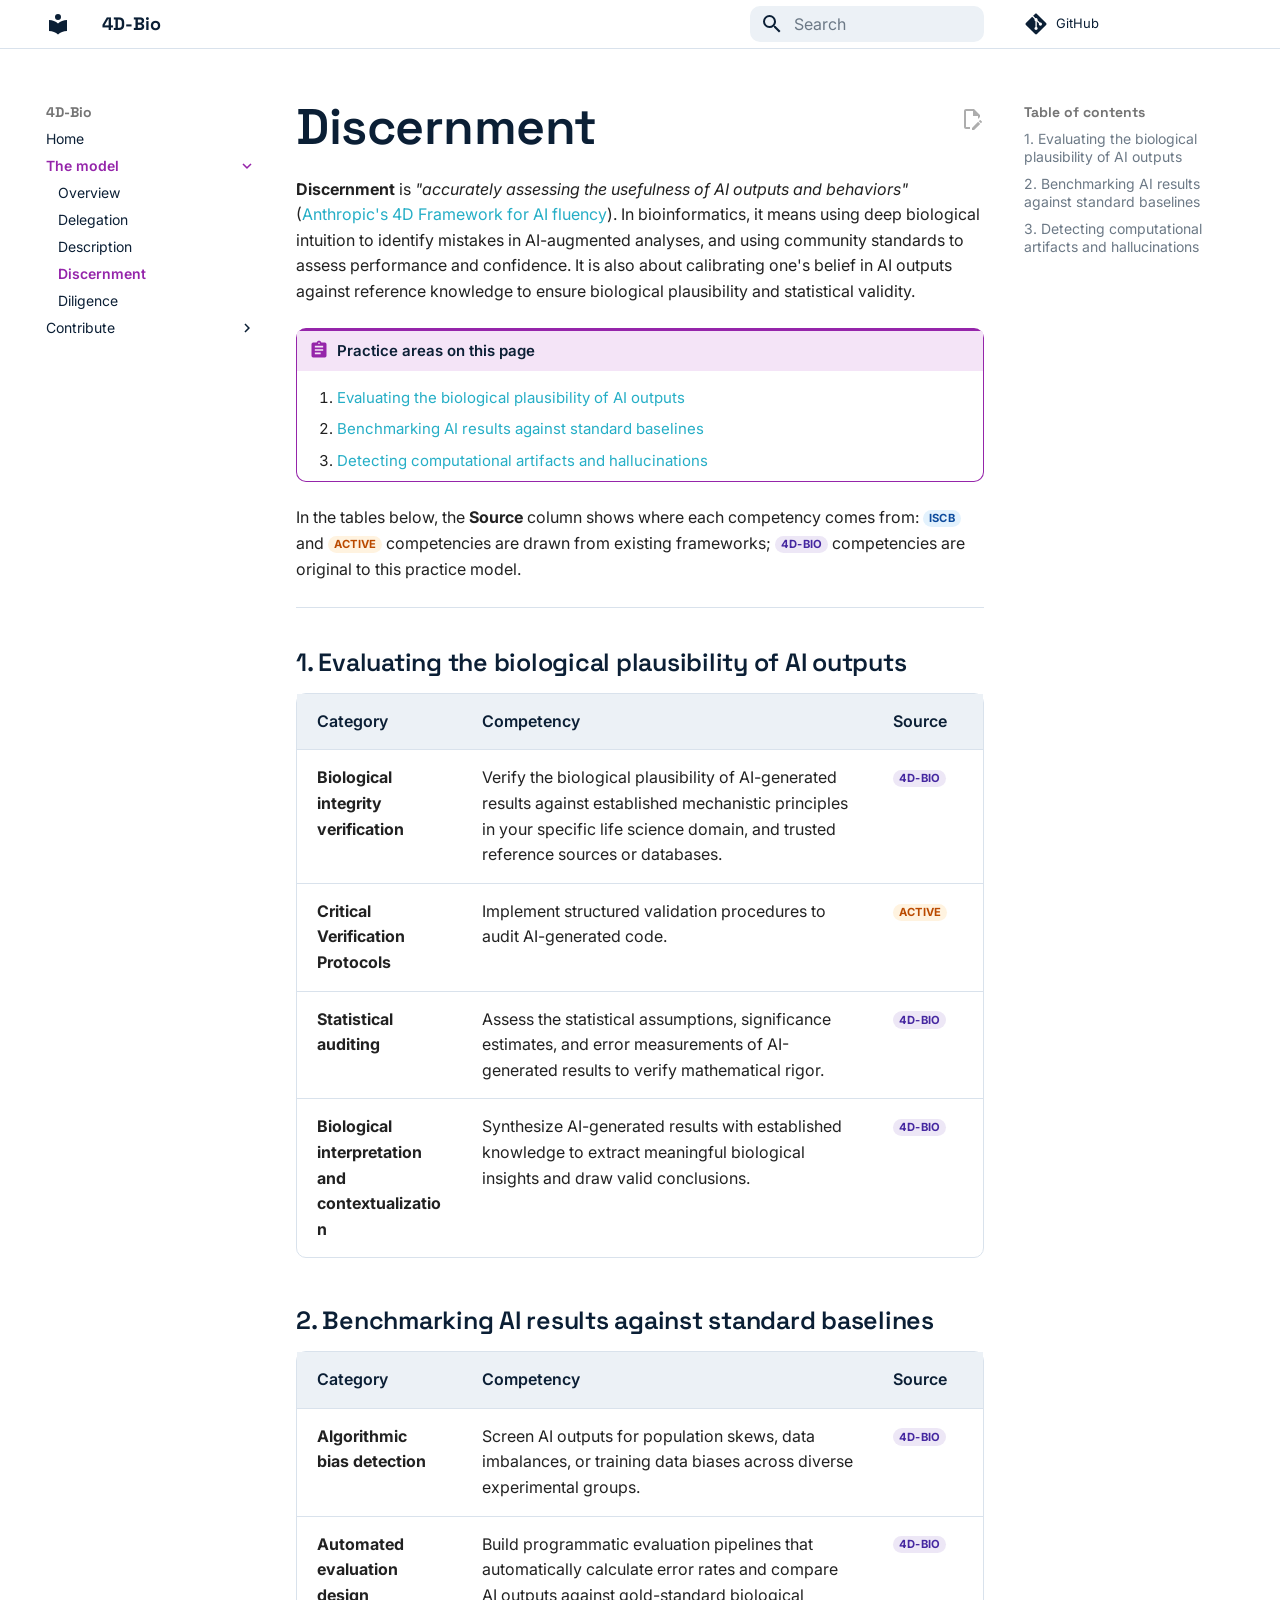
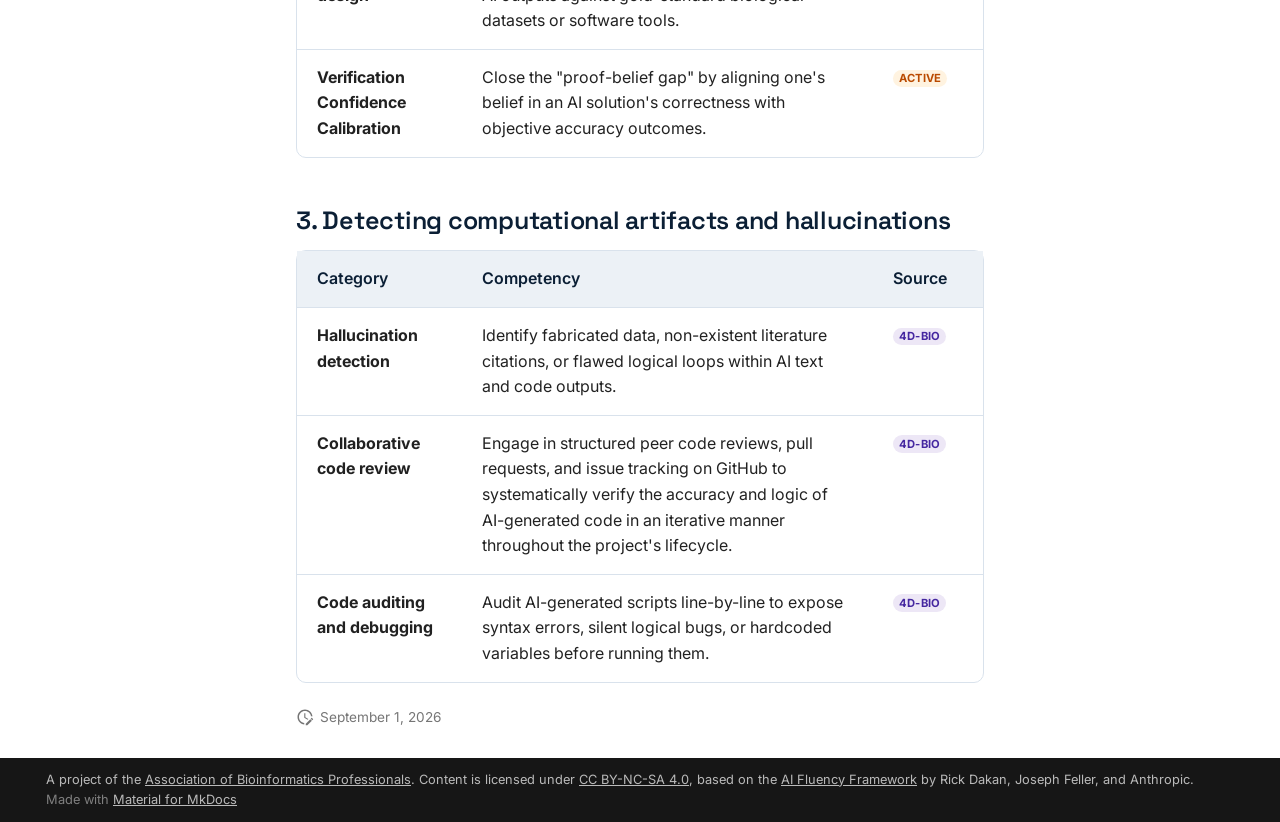
<file: discernment/index.html>
<!doctype html>
<html lang="en" class="no-js">
  <head>
    
      <meta charset="utf-8">
      <meta name="viewport" content="width=device-width,initial-scale=1">
      
        <meta name="description" content="4D-Bio is a community-maintained practice model that maps the skills of a practicing bioinformatician onto Anthropic's 4D framework for AI fluency.">
      
      
        <meta name="author" content="Larisa M. Soto">
      
      
        <link rel="canonical" href="https://larisa-msoto.github.io/ai-bioinformatics-practice-model/discernment/">
      
      
        <link rel="prev" href="../description/">
      
      
        <link rel="next" href="../diligence/">
      
      
        
      
      
      <link rel="icon" href="../assets/images/favicon.png">
      <meta name="generator" content="mkdocs-1.6.1, mkdocs-material-9.7.7">
    
    
      
        <title>Discernment - 4D-Bio</title>
      
    
    
      <link rel="stylesheet" href="../assets/stylesheets/main.ec1eaa64.min.css">
      
        
        <link rel="stylesheet" href="../assets/stylesheets/palette.ab4e12ef.min.css">
      
      


    
    
      
    
    
      
        
        
        <link rel="preconnect" href="https://fonts.gstatic.com" crossorigin>
        <link rel="stylesheet" href="https://fonts.googleapis.com/css?family=Inter:300,300i,400,400i,700,700i%7CRoboto+Mono:400,400i,700,700i&display=fallback">
        <style>:root{--md-text-font:"Inter";--md-code-font:"Roboto Mono"}</style>
      
    
    
      <link rel="stylesheet" href="../stylesheets/extra.css?v=20260901">
    
    <script>__md_scope=new URL("..",location),__md_hash=e=>[...e].reduce(((e,_)=>(e<<5)-e+_.charCodeAt(0)),0),__md_get=(e,_=localStorage,t=__md_scope)=>JSON.parse(_.getItem(t.pathname+"."+e)),__md_set=(e,_,t=localStorage,a=__md_scope)=>{try{t.setItem(a.pathname+"."+e,JSON.stringify(_))}catch(e){}}</script>
    
      

    
    
  </head>
  
  
    
    
    
    
    
    <body dir="ltr" data-md-color-scheme="default" data-md-color-primary="custom" data-md-color-accent="custom">
  
    
    <input class="md-toggle" data-md-toggle="drawer" type="checkbox" id="__drawer" autocomplete="off">
    <input class="md-toggle" data-md-toggle="search" type="checkbox" id="__search" autocomplete="off">
    <label class="md-overlay" for="__drawer"></label>
    <div data-md-component="skip">
      
        
        <a href="#discernment" class="md-skip">
          Skip to content
        </a>
      
    </div>
    <div data-md-component="announce">
      
    </div>
    
    
      

  

<header class="md-header md-header--shadow" data-md-component="header">
  <nav class="md-header__inner md-grid" aria-label="Header">
    <a href=".." title="4D-Bio" class="md-header__button md-logo" aria-label="4D-Bio" data-md-component="logo">
      
  
  <svg xmlns="http://www.w3.org/2000/svg" viewBox="0 0 24 24"><path d="M12 8a3 3 0 0 0 3-3 3 3 0 0 0-3-3 3 3 0 0 0-3 3 3 3 0 0 0 3 3m0 3.54C9.64 9.35 6.5 8 3 8v11c3.5 0 6.64 1.35 9 3.54 2.36-2.19 5.5-3.54 9-3.54V8c-3.5 0-6.64 1.35-9 3.54"/></svg>

    </a>
    <label class="md-header__button md-icon" for="__drawer">
      
      <svg xmlns="http://www.w3.org/2000/svg" viewBox="0 0 24 24"><path d="M3 6h18v2H3zm0 5h18v2H3zm0 5h18v2H3z"/></svg>
    </label>
    <div class="md-header__title" data-md-component="header-title">
      <div class="md-header__ellipsis">
        <div class="md-header__topic">
          <span class="md-ellipsis">
            4D-Bio
          </span>
        </div>
        <div class="md-header__topic" data-md-component="header-topic">
          <span class="md-ellipsis">
            
              Discernment
            
          </span>
        </div>
      </div>
    </div>
    
      
    
    
    
    
      
      
        <label class="md-header__button md-icon" for="__search">
          
          <svg xmlns="http://www.w3.org/2000/svg" viewBox="0 0 24 24"><path d="M9.5 3A6.5 6.5 0 0 1 16 9.5c0 1.61-.59 3.09-1.56 4.23l.27.27h.79l5 5-1.5 1.5-5-5v-.79l-.27-.27A6.52 6.52 0 0 1 9.5 16 6.5 6.5 0 0 1 3 9.5 6.5 6.5 0 0 1 9.5 3m0 2C7 5 5 7 5 9.5S7 14 9.5 14 14 12 14 9.5 12 5 9.5 5"/></svg>
        </label>
        <div class="md-search" data-md-component="search" role="dialog">
  <label class="md-search__overlay" for="__search"></label>
  <div class="md-search__inner" role="search">
    <form class="md-search__form" name="search">
      <input type="text" class="md-search__input" name="query" aria-label="Search" placeholder="Search" autocapitalize="off" autocorrect="off" autocomplete="off" spellcheck="false" data-md-component="search-query" required>
      <label class="md-search__icon md-icon" for="__search">
        
        <svg xmlns="http://www.w3.org/2000/svg" viewBox="0 0 24 24"><path d="M9.5 3A6.5 6.5 0 0 1 16 9.5c0 1.61-.59 3.09-1.56 4.23l.27.27h.79l5 5-1.5 1.5-5-5v-.79l-.27-.27A6.52 6.52 0 0 1 9.5 16 6.5 6.5 0 0 1 3 9.5 6.5 6.5 0 0 1 9.5 3m0 2C7 5 5 7 5 9.5S7 14 9.5 14 14 12 14 9.5 12 5 9.5 5"/></svg>
        
        <svg xmlns="http://www.w3.org/2000/svg" viewBox="0 0 24 24"><path d="M20 11v2H8l5.5 5.5-1.42 1.42L4.16 12l7.92-7.92L13.5 5.5 8 11z"/></svg>
      </label>
      <nav class="md-search__options" aria-label="Search">
        
        <button type="reset" class="md-search__icon md-icon" title="Clear" aria-label="Clear" tabindex="-1">
          
          <svg xmlns="http://www.w3.org/2000/svg" viewBox="0 0 24 24"><path d="M19 6.41 17.59 5 12 10.59 6.41 5 5 6.41 10.59 12 5 17.59 6.41 19 12 13.41 17.59 19 19 17.59 13.41 12z"/></svg>
        </button>
      </nav>
      
        <div class="md-search__suggest" data-md-component="search-suggest"></div>
      
    </form>
    <div class="md-search__output">
      <div class="md-search__scrollwrap" tabindex="0" data-md-scrollfix>
        <div class="md-search-result" data-md-component="search-result">
          <div class="md-search-result__meta">
            Initializing search
          </div>
          <ol class="md-search-result__list" role="presentation"></ol>
        </div>
      </div>
    </div>
  </div>
</div>
      
    
    
      <div class="md-header__source">
        <a href="https://github.com/larisa-msoto/ai-bioinformatics-practice-model" title="Go to repository" class="md-source" data-md-component="source">
  <div class="md-source__icon md-icon">
    
    <svg xmlns="http://www.w3.org/2000/svg" viewBox="0 0 448 512"><!--! Font Awesome Free 7.1.0 by @fontawesome - https://fontawesome.com License - https://fontawesome.com/license/free (Icons: CC BY 4.0, Fonts: SIL OFL 1.1, Code: MIT License) Copyright 2025 Fonticons, Inc.--><path d="M439.6 236.1 244 40.5c-5.4-5.5-12.8-8.5-20.4-8.5s-15 3-20.4 8.4L162.5 81l51.5 51.5c27.1-9.1 52.7 16.8 43.4 43.7l49.7 49.7c34.2-11.8 61.2 31 35.5 56.7-26.5 26.5-70.2-2.9-56-37.3L240.3 199v121.9c25.3 12.5 22.3 41.8 9.1 55-6.4 6.4-15.2 10.1-24.3 10.1s-17.8-3.6-24.3-10.1c-17.6-17.6-11.1-46.9 11.2-56v-123c-20.8-8.5-24.6-30.7-18.6-45L142.6 101 8.5 235.1C3 240.6 0 247.9 0 255.5s3 15 8.5 20.4l195.6 195.7c5.4 5.4 12.7 8.4 20.4 8.4s15-3 20.4-8.4l194.7-194.7c5.4-5.4 8.4-12.8 8.4-20.4s-3-15-8.4-20.4"/></svg>
  </div>
  <div class="md-source__repository">
    GitHub
  </div>
</a>
      </div>
    
  </nav>
  
</header>
    
    <div class="md-container" data-md-component="container">
      
      
        
          
        
      
      <main class="md-main" data-md-component="main">
        <div class="md-main__inner md-grid">
          
            
              
              <div class="md-sidebar md-sidebar--primary" data-md-component="sidebar" data-md-type="navigation" >
                <div class="md-sidebar__scrollwrap">
                  <div class="md-sidebar__inner">
                    



<nav class="md-nav md-nav--primary" aria-label="Navigation" data-md-level="0">
  <label class="md-nav__title" for="__drawer">
    <a href=".." title="4D-Bio" class="md-nav__button md-logo" aria-label="4D-Bio" data-md-component="logo">
      
  
  <svg xmlns="http://www.w3.org/2000/svg" viewBox="0 0 24 24"><path d="M12 8a3 3 0 0 0 3-3 3 3 0 0 0-3-3 3 3 0 0 0-3 3 3 3 0 0 0 3 3m0 3.54C9.64 9.35 6.5 8 3 8v11c3.5 0 6.64 1.35 9 3.54 2.36-2.19 5.5-3.54 9-3.54V8c-3.5 0-6.64 1.35-9 3.54"/></svg>

    </a>
    4D-Bio
  </label>
  
    <div class="md-nav__source">
      <a href="https://github.com/larisa-msoto/ai-bioinformatics-practice-model" title="Go to repository" class="md-source" data-md-component="source">
  <div class="md-source__icon md-icon">
    
    <svg xmlns="http://www.w3.org/2000/svg" viewBox="0 0 448 512"><!--! Font Awesome Free 7.1.0 by @fontawesome - https://fontawesome.com License - https://fontawesome.com/license/free (Icons: CC BY 4.0, Fonts: SIL OFL 1.1, Code: MIT License) Copyright 2025 Fonticons, Inc.--><path d="M439.6 236.1 244 40.5c-5.4-5.5-12.8-8.5-20.4-8.5s-15 3-20.4 8.4L162.5 81l51.5 51.5c27.1-9.1 52.7 16.8 43.4 43.7l49.7 49.7c34.2-11.8 61.2 31 35.5 56.7-26.5 26.5-70.2-2.9-56-37.3L240.3 199v121.9c25.3 12.5 22.3 41.8 9.1 55-6.4 6.4-15.2 10.1-24.3 10.1s-17.8-3.6-24.3-10.1c-17.6-17.6-11.1-46.9 11.2-56v-123c-20.8-8.5-24.6-30.7-18.6-45L142.6 101 8.5 235.1C3 240.6 0 247.9 0 255.5s3 15 8.5 20.4l195.6 195.7c5.4 5.4 12.7 8.4 20.4 8.4s15-3 20.4-8.4l194.7-194.7c5.4-5.4 8.4-12.8 8.4-20.4s-3-15-8.4-20.4"/></svg>
  </div>
  <div class="md-source__repository">
    GitHub
  </div>
</a>
    </div>
  
  <ul class="md-nav__list" data-md-scrollfix>
    
      
      
  
  
  
  
    <li class="md-nav__item">
      <a href=".." class="md-nav__link">
        
  
  
  <span class="md-ellipsis">
    
  
    Home
  

    
  </span>
  
  

      </a>
    </li>
  

    
      
      
  
  
    
  
  
  
    
    
    
    
    
    <li class="md-nav__item md-nav__item--active md-nav__item--nested">
      
        
        
        <input class="md-nav__toggle md-toggle " type="checkbox" id="__nav_2" checked>
        
          
          <label class="md-nav__link" for="__nav_2" id="__nav_2_label" tabindex="0">
            
  
  
  <span class="md-ellipsis">
    
  
    The model
  

    
  </span>
  
  

            <span class="md-nav__icon md-icon"></span>
          </label>
        
        <nav class="md-nav" data-md-level="1" aria-labelledby="__nav_2_label" aria-expanded="true">
          <label class="md-nav__title" for="__nav_2">
            <span class="md-nav__icon md-icon"></span>
            
  
    The model
  

          </label>
          <ul class="md-nav__list" data-md-scrollfix>
            
              
                
  
  
  
  
    <li class="md-nav__item">
      <a href="../overview/" class="md-nav__link">
        
  
  
  <span class="md-ellipsis">
    
  
    Overview
  

    
  </span>
  
  

      </a>
    </li>
  

              
            
              
                
  
  
  
  
    <li class="md-nav__item">
      <a href="../delegation/" class="md-nav__link">
        
  
  
  <span class="md-ellipsis">
    
  
    Delegation
  

    
  </span>
  
  

      </a>
    </li>
  

              
            
              
                
  
  
  
  
    <li class="md-nav__item">
      <a href="../description/" class="md-nav__link">
        
  
  
  <span class="md-ellipsis">
    
  
    Description
  

    
  </span>
  
  

      </a>
    </li>
  

              
            
              
                
  
  
    
  
  
  
    <li class="md-nav__item md-nav__item--active">
      
      <input class="md-nav__toggle md-toggle" type="checkbox" id="__toc">
      
      
        
      
      
        <label class="md-nav__link md-nav__link--active" for="__toc">
          
  
  
  <span class="md-ellipsis">
    
  
    Discernment
  

    
  </span>
  
  

          <span class="md-nav__icon md-icon"></span>
        </label>
      
      <a href="./" class="md-nav__link md-nav__link--active">
        
  
  
  <span class="md-ellipsis">
    
  
    Discernment
  

    
  </span>
  
  

      </a>
      
        

<nav class="md-nav md-nav--secondary" aria-label="Table of contents">
  
  
  
    
  
  
    <label class="md-nav__title" for="__toc">
      <span class="md-nav__icon md-icon"></span>
      Table of contents
    </label>
    <ul class="md-nav__list" data-md-component="toc" data-md-scrollfix>
      
        <li class="md-nav__item">
  <a href="#1-evaluating-the-biological-plausibility-of-ai-outputs" class="md-nav__link">
    <span class="md-ellipsis">
      
        1. Evaluating the biological plausibility of AI outputs
      
    </span>
  </a>
  
</li>
      
        <li class="md-nav__item">
  <a href="#2-benchmarking-ai-results-against-standard-baselines" class="md-nav__link">
    <span class="md-ellipsis">
      
        2. Benchmarking AI results against standard baselines
      
    </span>
  </a>
  
</li>
      
        <li class="md-nav__item">
  <a href="#3-detecting-computational-artifacts-and-hallucinations" class="md-nav__link">
    <span class="md-ellipsis">
      
        3. Detecting computational artifacts and hallucinations
      
    </span>
  </a>
  
</li>
      
    </ul>
  
</nav>
      
    </li>
  

              
            
              
                
  
  
  
  
    <li class="md-nav__item">
      <a href="../diligence/" class="md-nav__link">
        
  
  
  <span class="md-ellipsis">
    
  
    Diligence
  

    
  </span>
  
  

      </a>
    </li>
  

              
            
          </ul>
        </nav>
      
    </li>
  

    
      
      
  
  
  
  
    
    
    
    
    
    <li class="md-nav__item md-nav__item--nested">
      
        
        
        <input class="md-nav__toggle md-toggle " type="checkbox" id="__nav_3" >
        
          
          <label class="md-nav__link" for="__nav_3" id="__nav_3_label" tabindex="0">
            
  
  
  <span class="md-ellipsis">
    
  
    Contribute
  

    
  </span>
  
  

            <span class="md-nav__icon md-icon"></span>
          </label>
        
        <nav class="md-nav" data-md-level="1" aria-labelledby="__nav_3_label" aria-expanded="false">
          <label class="md-nav__title" for="__nav_3">
            <span class="md-nav__icon md-icon"></span>
            
  
    Contribute
  

          </label>
          <ul class="md-nav__list" data-md-scrollfix>
            
              
                
  
  
  
  
    <li class="md-nav__item">
      <a href="../contributing/" class="md-nav__link">
        
  
  
  <span class="md-ellipsis">
    
  
    How to contribute
  

    
  </span>
  
  

      </a>
    </li>
  

              
            
              
                
  
  
  
  
    <li class="md-nav__item">
      <a href="../contributors/" class="md-nav__link">
        
  
  
  <span class="md-ellipsis">
    
  
    Contributors
  

    
  </span>
  
  

      </a>
    </li>
  

              
            
              
                
  
  
  
  
    <li class="md-nav__item">
      <a href="../code_of_conduct/" class="md-nav__link">
        
  
  
  <span class="md-ellipsis">
    
  
    Code of conduct
  

    
  </span>
  
  

      </a>
    </li>
  

              
            
          </ul>
        </nav>
      
    </li>
  

    
  </ul>
</nav>
                  </div>
                </div>
              </div>
            
            
              
              <div class="md-sidebar md-sidebar--secondary" data-md-component="sidebar" data-md-type="toc" >
                <div class="md-sidebar__scrollwrap">
                  <div class="md-sidebar__inner">
                    

<nav class="md-nav md-nav--secondary" aria-label="Table of contents">
  
  
  
    
  
  
    <label class="md-nav__title" for="__toc">
      <span class="md-nav__icon md-icon"></span>
      Table of contents
    </label>
    <ul class="md-nav__list" data-md-component="toc" data-md-scrollfix>
      
        <li class="md-nav__item">
  <a href="#1-evaluating-the-biological-plausibility-of-ai-outputs" class="md-nav__link">
    <span class="md-ellipsis">
      
        1. Evaluating the biological plausibility of AI outputs
      
    </span>
  </a>
  
</li>
      
        <li class="md-nav__item">
  <a href="#2-benchmarking-ai-results-against-standard-baselines" class="md-nav__link">
    <span class="md-ellipsis">
      
        2. Benchmarking AI results against standard baselines
      
    </span>
  </a>
  
</li>
      
        <li class="md-nav__item">
  <a href="#3-detecting-computational-artifacts-and-hallucinations" class="md-nav__link">
    <span class="md-ellipsis">
      
        3. Detecting computational artifacts and hallucinations
      
    </span>
  </a>
  
</li>
      
    </ul>
  
</nav>
                  </div>
                </div>
              </div>
            
          
          
            <div class="md-content" data-md-component="content">
              
              <article class="md-content__inner md-typeset">
                
                  


  
    <a href="https://github.com/larisa-msoto/ai-bioinformatics-practice-model/blob/main/docs/discernment.md" title="Edit this page" class="md-content__button md-icon" rel="edit">
      
      <svg xmlns="http://www.w3.org/2000/svg" viewBox="0 0 24 24"><path d="M10 20H6V4h7v5h5v3.1l2-2V8l-6-6H6c-1.1 0-2 .9-2 2v16c0 1.1.9 2 2 2h4zm10.2-7c.1 0 .3.1.4.2l1.3 1.3c.2.2.2.6 0 .8l-1 1-2.1-2.1 1-1c.1-.1.2-.2.4-.2m0 3.9L14.1 23H12v-2.1l6.1-6.1z"/></svg>
    </a>
  
  


<h1 id="discernment">Discernment<a class="headerlink" href="#discernment" title="Permanent link">&para;</a></h1>
<p><strong>Discernment</strong> is <em>"accurately assessing the usefulness of AI outputs and behaviors"</em> (<a href="https://www-cdn.anthropic.com/334975cdec18f744b4fa511dc8518bd8d119d29d.pdf?ref=hackshackers.com">Anthropic's 4D Framework for AI fluency</a>). In bioinformatics, it means using deep biological intuition to identify mistakes in AI-augmented analyses, and using community standards to assess performance and confidence. It is also about calibrating one's belief in AI outputs against reference knowledge to ensure biological plausibility and statistical validity.</p>
<div class="admonition abstract">
<p class="admonition-title">Practice areas on this page</p>
<ol>
<li><a href="#1-evaluating-the-biological-plausibility-of-ai-outputs">Evaluating the biological plausibility of AI outputs</a></li>
<li><a href="#2-benchmarking-ai-results-against-standard-baselines">Benchmarking AI results against standard baselines</a></li>
<li><a href="#3-detecting-computational-artifacts-and-hallucinations">Detecting computational artifacts and hallucinations</a></li>
</ol>
</div>
<p>In the tables below, the <strong>Source</strong> column shows where each competency comes from:
<span class="tag tag-iscb">ISCB</span> and <span class="tag tag-active">ACTIVE</span> competencies are drawn from existing frameworks;
<span class="tag tag-4dbio">4D-Bio</span> competencies are original to this practice model.</p>
<hr />
<h2 id="1-evaluating-the-biological-plausibility-of-ai-outputs">1. Evaluating the biological plausibility of AI outputs<a class="headerlink" href="#1-evaluating-the-biological-plausibility-of-ai-outputs" title="Permanent link">&para;</a></h2>
<table>
<thead>
<tr>
<th>Category</th>
<th>Competency</th>
<th>Source</th>
</tr>
</thead>
<tbody>
<tr>
<td><strong>Biological integrity verification</strong></td>
<td>Verify the biological plausibility of AI-generated results against established mechanistic principles in your specific life science domain, and trusted reference sources or databases.</td>
<td><span class="tag tag-4dbio">4D-Bio</span></td>
</tr>
<tr>
<td><strong>Critical Verification Protocols</strong></td>
<td>Implement structured validation procedures to audit AI-generated code.</td>
<td><span class="tag tag-active">ACTIVE</span></td>
</tr>
<tr>
<td><strong>Statistical auditing</strong></td>
<td>Assess the statistical assumptions, significance estimates, and error measurements of AI-generated results to verify mathematical rigor.</td>
<td><span class="tag tag-4dbio">4D-Bio</span></td>
</tr>
<tr>
<td><strong>Biological interpretation and contextualization</strong></td>
<td>Synthesize AI-generated results with established knowledge to extract meaningful biological insights and draw valid conclusions.</td>
<td><span class="tag tag-4dbio">4D-Bio</span></td>
</tr>
</tbody>
</table>
<h2 id="2-benchmarking-ai-results-against-standard-baselines">2. Benchmarking AI results against standard baselines<a class="headerlink" href="#2-benchmarking-ai-results-against-standard-baselines" title="Permanent link">&para;</a></h2>
<table>
<thead>
<tr>
<th>Category</th>
<th>Competency</th>
<th>Source</th>
</tr>
</thead>
<tbody>
<tr>
<td><strong>Algorithmic bias detection</strong></td>
<td>Screen AI outputs for population skews, data imbalances, or training data biases across diverse experimental groups.</td>
<td><span class="tag tag-4dbio">4D-Bio</span></td>
</tr>
<tr>
<td><strong>Automated evaluation design</strong></td>
<td>Build programmatic evaluation pipelines that automatically calculate error rates and compare AI outputs against gold-standard biological datasets or software tools.</td>
<td><span class="tag tag-4dbio">4D-Bio</span></td>
</tr>
<tr>
<td><strong>Verification Confidence Calibration</strong></td>
<td>Close the "proof-belief gap" by aligning one's belief in an AI solution's correctness with objective accuracy outcomes.</td>
<td><span class="tag tag-active">ACTIVE</span></td>
</tr>
</tbody>
</table>
<h2 id="3-detecting-computational-artifacts-and-hallucinations">3. Detecting computational artifacts and hallucinations<a class="headerlink" href="#3-detecting-computational-artifacts-and-hallucinations" title="Permanent link">&para;</a></h2>
<table>
<thead>
<tr>
<th>Category</th>
<th>Competency</th>
<th>Source</th>
</tr>
</thead>
<tbody>
<tr>
<td><strong>Hallucination detection</strong></td>
<td>Identify fabricated data, non-existent literature citations, or flawed logical loops within AI text and code outputs.</td>
<td><span class="tag tag-4dbio">4D-Bio</span></td>
</tr>
<tr>
<td><strong>Collaborative code review</strong></td>
<td>Engage in structured peer code reviews, pull requests, and issue tracking on GitHub to systematically verify the accuracy and logic of AI-generated code in an iterative manner throughout the project's lifecycle.</td>
<td><span class="tag tag-4dbio">4D-Bio</span></td>
</tr>
<tr>
<td><strong>Code auditing and debugging</strong></td>
<td>Audit AI-generated scripts line-by-line to expose syntax errors, silent logical bugs, or hardcoded variables before running them.</td>
<td><span class="tag tag-4dbio">4D-Bio</span></td>
</tr>
</tbody>
</table>







  
    
  
  


  <aside class="md-source-file">
    
      
  <span class="md-source-file__fact">
    <span class="md-icon" title="Last update">
      <svg xmlns="http://www.w3.org/2000/svg" viewBox="0 0 24 24"><path d="M21 13.1c-.1 0-.3.1-.4.2l-1 1 2.1 2.1 1-1c.2-.2.2-.6 0-.8l-1.3-1.3c-.1-.1-.2-.2-.4-.2m-1.9 1.8-6.1 6V23h2.1l6.1-6.1zM12.5 7v5.2l4 2.4-1 1L11 13V7zM11 21.9c-5.1-.5-9-4.8-9-9.9C2 6.5 6.5 2 12 2c5.3 0 9.6 4.1 10 9.3-.3-.1-.6-.2-1-.2s-.7.1-1 .2C19.6 7.2 16.2 4 12 4c-4.4 0-8 3.6-8 8 0 4.1 3.1 7.5 7.1 7.9l-.1.2z"/></svg>
    </span>
    <span class="git-revision-date-localized-plugin git-revision-date-localized-plugin-date" title="September 1, 2026 15:10:56 UTC">September 1, 2026</span>
  </span>

    
    
    
    
  </aside>





                
              </article>
            </div>
          
          
<script>var target=document.getElementById(location.hash.slice(1));target&&target.name&&(target.checked=target.name.startsWith("__tabbed_"))</script>
        </div>
        
          <button type="button" class="md-top md-icon" data-md-component="top" hidden>
  
  <svg xmlns="http://www.w3.org/2000/svg" viewBox="0 0 24 24"><path d="M13 20h-2V8l-5.5 5.5-1.42-1.42L12 4.16l7.92 7.92-1.42 1.42L13 8z"/></svg>
  Back to top
</button>
        
      </main>
      
        <footer class="md-footer">
  
  <div class="md-footer-meta md-typeset">
    <div class="md-footer-meta__inner md-grid">
      <div class="md-copyright">
  
    <div class="md-copyright__highlight">
      A project of the <a href="https://bioinfopro.org">Association of Bioinformatics Professionals</a>. Content is licensed under <a href="https://creativecommons.org/licenses/by-nc-sa/4.0/">CC BY-NC-SA 4.0</a>, based on the <a href="https://www.anthropic.com/learn/claude-for-you">AI Fluency Framework</a> by Rick Dakan, Joseph Feller, and Anthropic.
    </div>
  
  
    Made with
    <a href="https://squidfunk.github.io/mkdocs-material/" target="_blank" rel="noopener">
      Material for MkDocs
    </a>
  
</div>
      
    </div>
  </div>
</footer>
      
    </div>
    <div class="md-dialog" data-md-component="dialog">
      <div class="md-dialog__inner md-typeset"></div>
    </div>
    
    
    
      
      
      <script id="__config" type="application/json">{"annotate": null, "base": "..", "features": ["navigation.top", "toc.follow", "search.suggest", "search.highlight", "content.action.edit", "content.code.copy"], "search": "../assets/javascripts/workers/search.2c215733.min.js", "tags": null, "translations": {"clipboard.copied": "Copied to clipboard", "clipboard.copy": "Copy to clipboard", "search.result.more.one": "1 more on this page", "search.result.more.other": "# more on this page", "search.result.none": "No matching documents", "search.result.one": "1 matching document", "search.result.other": "# matching documents", "search.result.placeholder": "Type to start searching", "search.result.term.missing": "Missing", "select.version": "Select version"}, "version": null}</script>
    
    
      <script src="../assets/javascripts/bundle.d7400e89.min.js"></script>
      
    
  </body>
</html>
</file>
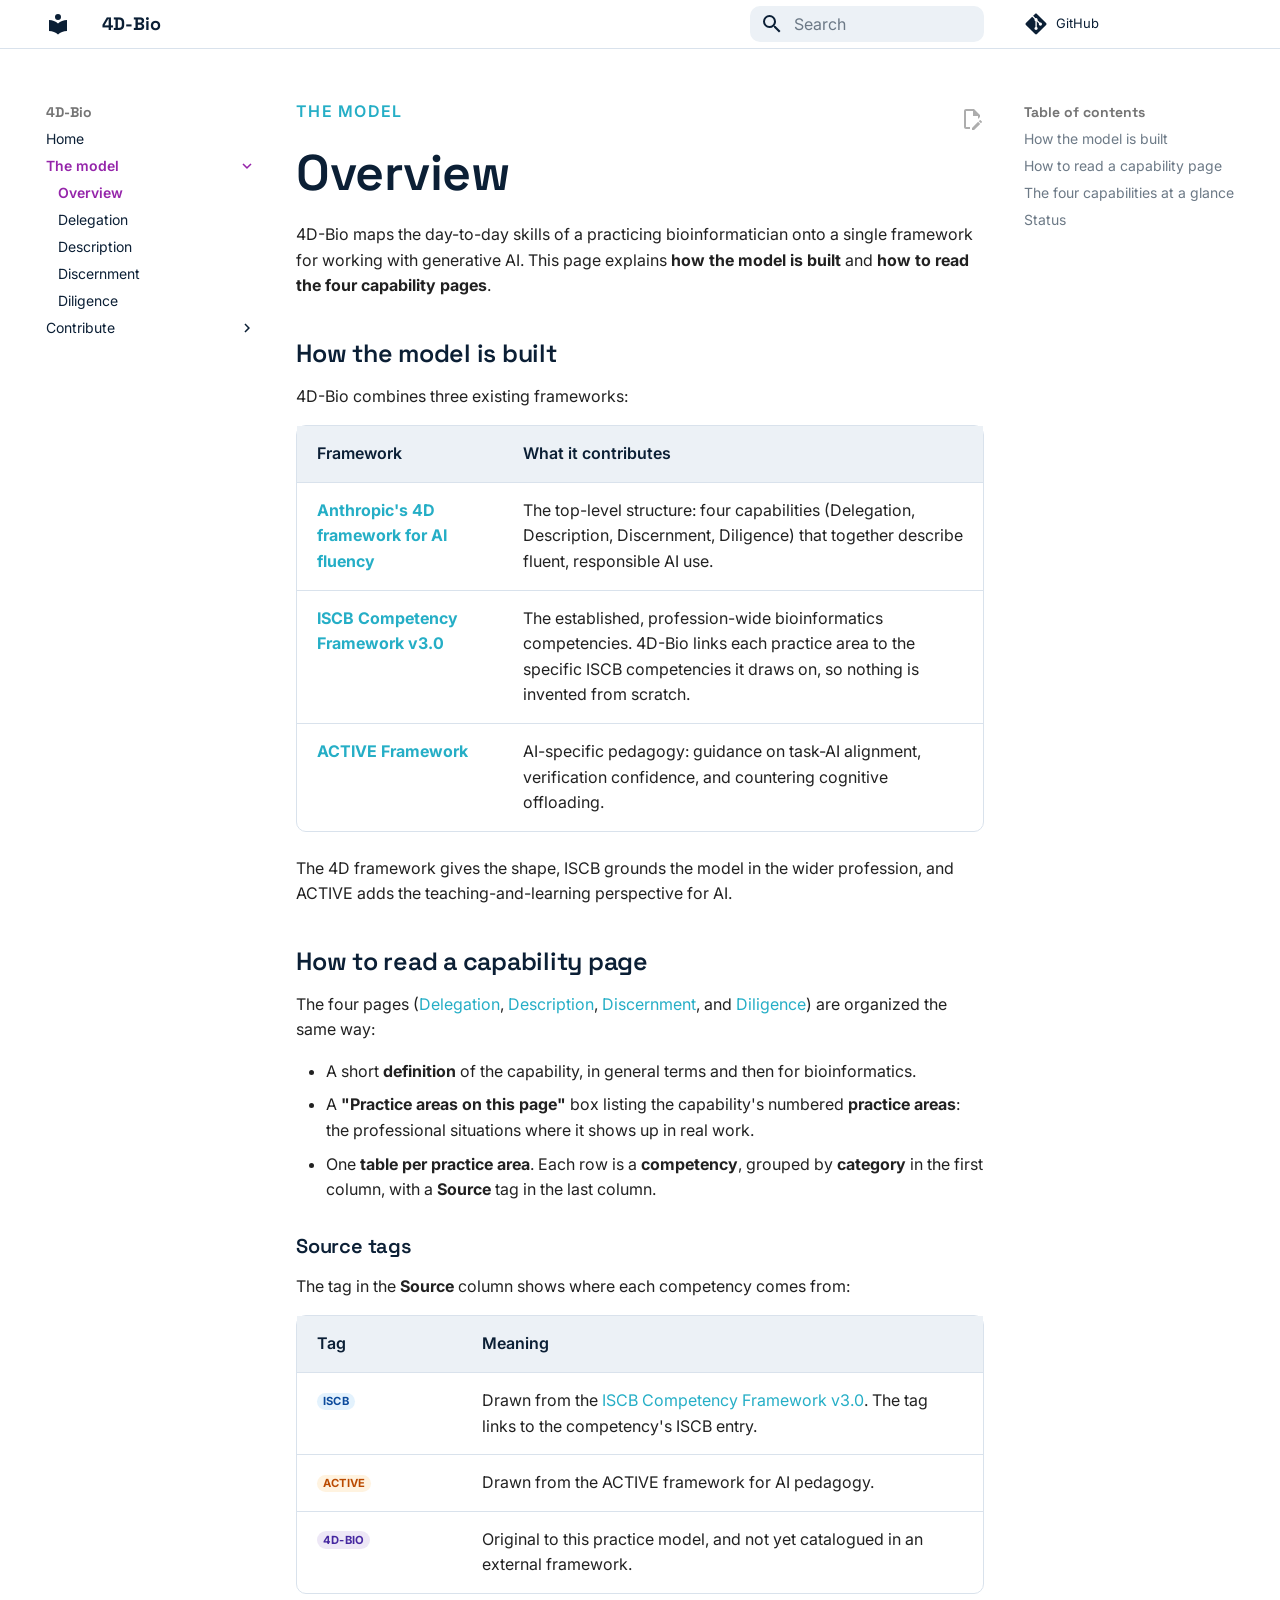
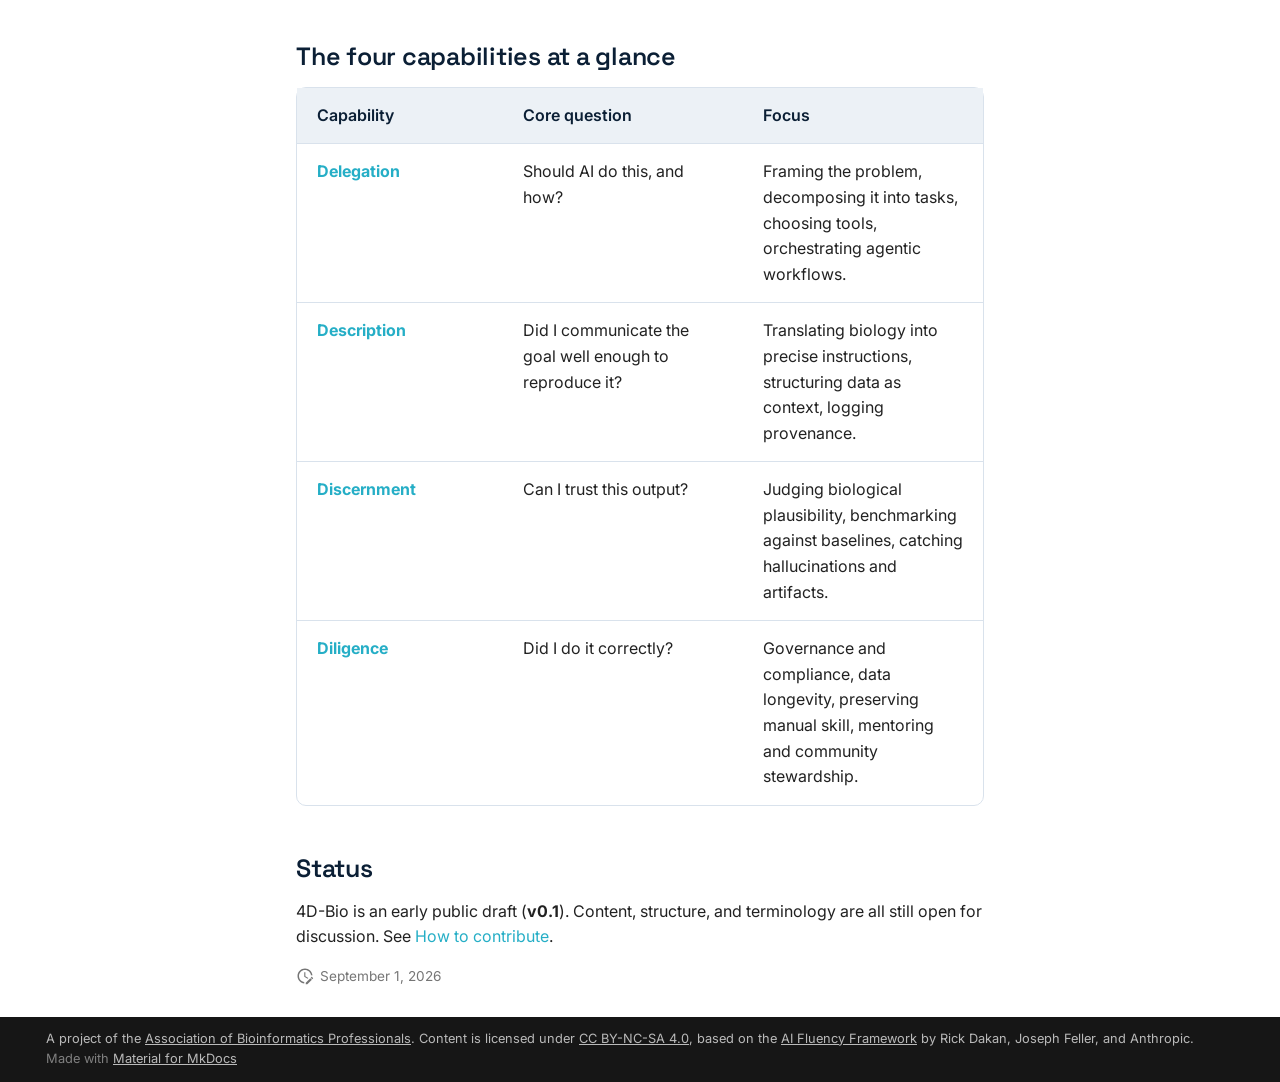
<file: overview/index.html>
<!doctype html>
<html lang="en" class="no-js">
  <head>
    
      <meta charset="utf-8">
      <meta name="viewport" content="width=device-width,initial-scale=1">
      
        <meta name="description" content="4D-Bio is a community-maintained practice model that maps the skills of a practicing bioinformatician onto Anthropic's 4D framework for AI fluency.">
      
      
        <meta name="author" content="Larisa M. Soto">
      
      
        <link rel="canonical" href="https://larisa-msoto.github.io/ai-bioinformatics-practice-model/overview/">
      
      
        <link rel="prev" href="..">
      
      
        <link rel="next" href="../delegation/">
      
      
        
      
      
      <link rel="icon" href="../assets/images/favicon.png">
      <meta name="generator" content="mkdocs-1.6.1, mkdocs-material-9.7.7">
    
    
      
        <title>Overview - 4D-Bio</title>
      
    
    
      <link rel="stylesheet" href="../assets/stylesheets/main.ec1eaa64.min.css">
      
        
        <link rel="stylesheet" href="../assets/stylesheets/palette.ab4e12ef.min.css">
      
      


    
    
      
    
    
      
        
        
        <link rel="preconnect" href="https://fonts.gstatic.com" crossorigin>
        <link rel="stylesheet" href="https://fonts.googleapis.com/css?family=Inter:300,300i,400,400i,700,700i%7CRoboto+Mono:400,400i,700,700i&display=fallback">
        <style>:root{--md-text-font:"Inter";--md-code-font:"Roboto Mono"}</style>
      
    
    
      <link rel="stylesheet" href="../stylesheets/extra.css?v=20260901">
    
    <script>__md_scope=new URL("..",location),__md_hash=e=>[...e].reduce(((e,_)=>(e<<5)-e+_.charCodeAt(0)),0),__md_get=(e,_=localStorage,t=__md_scope)=>JSON.parse(_.getItem(t.pathname+"."+e)),__md_set=(e,_,t=localStorage,a=__md_scope)=>{try{t.setItem(a.pathname+"."+e,JSON.stringify(_))}catch(e){}}</script>
    
      

    
    
  </head>
  
  
    
    
    
    
    
    <body dir="ltr" data-md-color-scheme="default" data-md-color-primary="custom" data-md-color-accent="custom">
  
    
    <input class="md-toggle" data-md-toggle="drawer" type="checkbox" id="__drawer" autocomplete="off">
    <input class="md-toggle" data-md-toggle="search" type="checkbox" id="__search" autocomplete="off">
    <label class="md-overlay" for="__drawer"></label>
    <div data-md-component="skip">
      
        
        <a href="#overview" class="md-skip">
          Skip to content
        </a>
      
    </div>
    <div data-md-component="announce">
      
    </div>
    
    
      

  

<header class="md-header md-header--shadow" data-md-component="header">
  <nav class="md-header__inner md-grid" aria-label="Header">
    <a href=".." title="4D-Bio" class="md-header__button md-logo" aria-label="4D-Bio" data-md-component="logo">
      
  
  <svg xmlns="http://www.w3.org/2000/svg" viewBox="0 0 24 24"><path d="M12 8a3 3 0 0 0 3-3 3 3 0 0 0-3-3 3 3 0 0 0-3 3 3 3 0 0 0 3 3m0 3.54C9.64 9.35 6.5 8 3 8v11c3.5 0 6.64 1.35 9 3.54 2.36-2.19 5.5-3.54 9-3.54V8c-3.5 0-6.64 1.35-9 3.54"/></svg>

    </a>
    <label class="md-header__button md-icon" for="__drawer">
      
      <svg xmlns="http://www.w3.org/2000/svg" viewBox="0 0 24 24"><path d="M3 6h18v2H3zm0 5h18v2H3zm0 5h18v2H3z"/></svg>
    </label>
    <div class="md-header__title" data-md-component="header-title">
      <div class="md-header__ellipsis">
        <div class="md-header__topic">
          <span class="md-ellipsis">
            4D-Bio
          </span>
        </div>
        <div class="md-header__topic" data-md-component="header-topic">
          <span class="md-ellipsis">
            
              Overview
            
          </span>
        </div>
      </div>
    </div>
    
      
    
    
    
    
      
      
        <label class="md-header__button md-icon" for="__search">
          
          <svg xmlns="http://www.w3.org/2000/svg" viewBox="0 0 24 24"><path d="M9.5 3A6.5 6.5 0 0 1 16 9.5c0 1.61-.59 3.09-1.56 4.23l.27.27h.79l5 5-1.5 1.5-5-5v-.79l-.27-.27A6.52 6.52 0 0 1 9.5 16 6.5 6.5 0 0 1 3 9.5 6.5 6.5 0 0 1 9.5 3m0 2C7 5 5 7 5 9.5S7 14 9.5 14 14 12 14 9.5 12 5 9.5 5"/></svg>
        </label>
        <div class="md-search" data-md-component="search" role="dialog">
  <label class="md-search__overlay" for="__search"></label>
  <div class="md-search__inner" role="search">
    <form class="md-search__form" name="search">
      <input type="text" class="md-search__input" name="query" aria-label="Search" placeholder="Search" autocapitalize="off" autocorrect="off" autocomplete="off" spellcheck="false" data-md-component="search-query" required>
      <label class="md-search__icon md-icon" for="__search">
        
        <svg xmlns="http://www.w3.org/2000/svg" viewBox="0 0 24 24"><path d="M9.5 3A6.5 6.5 0 0 1 16 9.5c0 1.61-.59 3.09-1.56 4.23l.27.27h.79l5 5-1.5 1.5-5-5v-.79l-.27-.27A6.52 6.52 0 0 1 9.5 16 6.5 6.5 0 0 1 3 9.5 6.5 6.5 0 0 1 9.5 3m0 2C7 5 5 7 5 9.5S7 14 9.5 14 14 12 14 9.5 12 5 9.5 5"/></svg>
        
        <svg xmlns="http://www.w3.org/2000/svg" viewBox="0 0 24 24"><path d="M20 11v2H8l5.5 5.5-1.42 1.42L4.16 12l7.92-7.92L13.5 5.5 8 11z"/></svg>
      </label>
      <nav class="md-search__options" aria-label="Search">
        
        <button type="reset" class="md-search__icon md-icon" title="Clear" aria-label="Clear" tabindex="-1">
          
          <svg xmlns="http://www.w3.org/2000/svg" viewBox="0 0 24 24"><path d="M19 6.41 17.59 5 12 10.59 6.41 5 5 6.41 10.59 12 5 17.59 6.41 19 12 13.41 17.59 19 19 17.59 13.41 12z"/></svg>
        </button>
      </nav>
      
        <div class="md-search__suggest" data-md-component="search-suggest"></div>
      
    </form>
    <div class="md-search__output">
      <div class="md-search__scrollwrap" tabindex="0" data-md-scrollfix>
        <div class="md-search-result" data-md-component="search-result">
          <div class="md-search-result__meta">
            Initializing search
          </div>
          <ol class="md-search-result__list" role="presentation"></ol>
        </div>
      </div>
    </div>
  </div>
</div>
      
    
    
      <div class="md-header__source">
        <a href="https://github.com/larisa-msoto/ai-bioinformatics-practice-model" title="Go to repository" class="md-source" data-md-component="source">
  <div class="md-source__icon md-icon">
    
    <svg xmlns="http://www.w3.org/2000/svg" viewBox="0 0 448 512"><!--! Font Awesome Free 7.1.0 by @fontawesome - https://fontawesome.com License - https://fontawesome.com/license/free (Icons: CC BY 4.0, Fonts: SIL OFL 1.1, Code: MIT License) Copyright 2025 Fonticons, Inc.--><path d="M439.6 236.1 244 40.5c-5.4-5.5-12.8-8.5-20.4-8.5s-15 3-20.4 8.4L162.5 81l51.5 51.5c27.1-9.1 52.7 16.8 43.4 43.7l49.7 49.7c34.2-11.8 61.2 31 35.5 56.7-26.5 26.5-70.2-2.9-56-37.3L240.3 199v121.9c25.3 12.5 22.3 41.8 9.1 55-6.4 6.4-15.2 10.1-24.3 10.1s-17.8-3.6-24.3-10.1c-17.6-17.6-11.1-46.9 11.2-56v-123c-20.8-8.5-24.6-30.7-18.6-45L142.6 101 8.5 235.1C3 240.6 0 247.9 0 255.5s3 15 8.5 20.4l195.6 195.7c5.4 5.4 12.7 8.4 20.4 8.4s15-3 20.4-8.4l194.7-194.7c5.4-5.4 8.4-12.8 8.4-20.4s-3-15-8.4-20.4"/></svg>
  </div>
  <div class="md-source__repository">
    GitHub
  </div>
</a>
      </div>
    
  </nav>
  
</header>
    
    <div class="md-container" data-md-component="container">
      
      
        
          
        
      
      <main class="md-main" data-md-component="main">
        <div class="md-main__inner md-grid">
          
            
              
              <div class="md-sidebar md-sidebar--primary" data-md-component="sidebar" data-md-type="navigation" >
                <div class="md-sidebar__scrollwrap">
                  <div class="md-sidebar__inner">
                    



<nav class="md-nav md-nav--primary" aria-label="Navigation" data-md-level="0">
  <label class="md-nav__title" for="__drawer">
    <a href=".." title="4D-Bio" class="md-nav__button md-logo" aria-label="4D-Bio" data-md-component="logo">
      
  
  <svg xmlns="http://www.w3.org/2000/svg" viewBox="0 0 24 24"><path d="M12 8a3 3 0 0 0 3-3 3 3 0 0 0-3-3 3 3 0 0 0-3 3 3 3 0 0 0 3 3m0 3.54C9.64 9.35 6.5 8 3 8v11c3.5 0 6.64 1.35 9 3.54 2.36-2.19 5.5-3.54 9-3.54V8c-3.5 0-6.64 1.35-9 3.54"/></svg>

    </a>
    4D-Bio
  </label>
  
    <div class="md-nav__source">
      <a href="https://github.com/larisa-msoto/ai-bioinformatics-practice-model" title="Go to repository" class="md-source" data-md-component="source">
  <div class="md-source__icon md-icon">
    
    <svg xmlns="http://www.w3.org/2000/svg" viewBox="0 0 448 512"><!--! Font Awesome Free 7.1.0 by @fontawesome - https://fontawesome.com License - https://fontawesome.com/license/free (Icons: CC BY 4.0, Fonts: SIL OFL 1.1, Code: MIT License) Copyright 2025 Fonticons, Inc.--><path d="M439.6 236.1 244 40.5c-5.4-5.5-12.8-8.5-20.4-8.5s-15 3-20.4 8.4L162.5 81l51.5 51.5c27.1-9.1 52.7 16.8 43.4 43.7l49.7 49.7c34.2-11.8 61.2 31 35.5 56.7-26.5 26.5-70.2-2.9-56-37.3L240.3 199v121.9c25.3 12.5 22.3 41.8 9.1 55-6.4 6.4-15.2 10.1-24.3 10.1s-17.8-3.6-24.3-10.1c-17.6-17.6-11.1-46.9 11.2-56v-123c-20.8-8.5-24.6-30.7-18.6-45L142.6 101 8.5 235.1C3 240.6 0 247.9 0 255.5s3 15 8.5 20.4l195.6 195.7c5.4 5.4 12.7 8.4 20.4 8.4s15-3 20.4-8.4l194.7-194.7c5.4-5.4 8.4-12.8 8.4-20.4s-3-15-8.4-20.4"/></svg>
  </div>
  <div class="md-source__repository">
    GitHub
  </div>
</a>
    </div>
  
  <ul class="md-nav__list" data-md-scrollfix>
    
      
      
  
  
  
  
    <li class="md-nav__item">
      <a href=".." class="md-nav__link">
        
  
  
  <span class="md-ellipsis">
    
  
    Home
  

    
  </span>
  
  

      </a>
    </li>
  

    
      
      
  
  
    
  
  
  
    
    
    
    
    
    <li class="md-nav__item md-nav__item--active md-nav__item--nested">
      
        
        
        <input class="md-nav__toggle md-toggle " type="checkbox" id="__nav_2" checked>
        
          
          <label class="md-nav__link" for="__nav_2" id="__nav_2_label" tabindex="0">
            
  
  
  <span class="md-ellipsis">
    
  
    The model
  

    
  </span>
  
  

            <span class="md-nav__icon md-icon"></span>
          </label>
        
        <nav class="md-nav" data-md-level="1" aria-labelledby="__nav_2_label" aria-expanded="true">
          <label class="md-nav__title" for="__nav_2">
            <span class="md-nav__icon md-icon"></span>
            
  
    The model
  

          </label>
          <ul class="md-nav__list" data-md-scrollfix>
            
              
                
  
  
    
  
  
  
    <li class="md-nav__item md-nav__item--active">
      
      <input class="md-nav__toggle md-toggle" type="checkbox" id="__toc">
      
      
        
      
      
        <label class="md-nav__link md-nav__link--active" for="__toc">
          
  
  
  <span class="md-ellipsis">
    
  
    Overview
  

    
  </span>
  
  

          <span class="md-nav__icon md-icon"></span>
        </label>
      
      <a href="./" class="md-nav__link md-nav__link--active">
        
  
  
  <span class="md-ellipsis">
    
  
    Overview
  

    
  </span>
  
  

      </a>
      
        

<nav class="md-nav md-nav--secondary" aria-label="Table of contents">
  
  
  
    
  
  
    <label class="md-nav__title" for="__toc">
      <span class="md-nav__icon md-icon"></span>
      Table of contents
    </label>
    <ul class="md-nav__list" data-md-component="toc" data-md-scrollfix>
      
        <li class="md-nav__item">
  <a href="#how-the-model-is-built" class="md-nav__link">
    <span class="md-ellipsis">
      
        How the model is built
      
    </span>
  </a>
  
</li>
      
        <li class="md-nav__item">
  <a href="#how-to-read-a-capability-page" class="md-nav__link">
    <span class="md-ellipsis">
      
        How to read a capability page
      
    </span>
  </a>
  
</li>
      
        <li class="md-nav__item">
  <a href="#the-four-capabilities-at-a-glance" class="md-nav__link">
    <span class="md-ellipsis">
      
        The four capabilities at a glance
      
    </span>
  </a>
  
</li>
      
        <li class="md-nav__item">
  <a href="#status" class="md-nav__link">
    <span class="md-ellipsis">
      
        Status
      
    </span>
  </a>
  
</li>
      
    </ul>
  
</nav>
      
    </li>
  

              
            
              
                
  
  
  
  
    <li class="md-nav__item">
      <a href="../delegation/" class="md-nav__link">
        
  
  
  <span class="md-ellipsis">
    
  
    Delegation
  

    
  </span>
  
  

      </a>
    </li>
  

              
            
              
                
  
  
  
  
    <li class="md-nav__item">
      <a href="../description/" class="md-nav__link">
        
  
  
  <span class="md-ellipsis">
    
  
    Description
  

    
  </span>
  
  

      </a>
    </li>
  

              
            
              
                
  
  
  
  
    <li class="md-nav__item">
      <a href="../discernment/" class="md-nav__link">
        
  
  
  <span class="md-ellipsis">
    
  
    Discernment
  

    
  </span>
  
  

      </a>
    </li>
  

              
            
              
                
  
  
  
  
    <li class="md-nav__item">
      <a href="../diligence/" class="md-nav__link">
        
  
  
  <span class="md-ellipsis">
    
  
    Diligence
  

    
  </span>
  
  

      </a>
    </li>
  

              
            
          </ul>
        </nav>
      
    </li>
  

    
      
      
  
  
  
  
    
    
    
    
    
    <li class="md-nav__item md-nav__item--nested">
      
        
        
        <input class="md-nav__toggle md-toggle " type="checkbox" id="__nav_3" >
        
          
          <label class="md-nav__link" for="__nav_3" id="__nav_3_label" tabindex="0">
            
  
  
  <span class="md-ellipsis">
    
  
    Contribute
  

    
  </span>
  
  

            <span class="md-nav__icon md-icon"></span>
          </label>
        
        <nav class="md-nav" data-md-level="1" aria-labelledby="__nav_3_label" aria-expanded="false">
          <label class="md-nav__title" for="__nav_3">
            <span class="md-nav__icon md-icon"></span>
            
  
    Contribute
  

          </label>
          <ul class="md-nav__list" data-md-scrollfix>
            
              
                
  
  
  
  
    <li class="md-nav__item">
      <a href="../contributing/" class="md-nav__link">
        
  
  
  <span class="md-ellipsis">
    
  
    How to contribute
  

    
  </span>
  
  

      </a>
    </li>
  

              
            
              
                
  
  
  
  
    <li class="md-nav__item">
      <a href="../contributors/" class="md-nav__link">
        
  
  
  <span class="md-ellipsis">
    
  
    Contributors
  

    
  </span>
  
  

      </a>
    </li>
  

              
            
              
                
  
  
  
  
    <li class="md-nav__item">
      <a href="../code_of_conduct/" class="md-nav__link">
        
  
  
  <span class="md-ellipsis">
    
  
    Code of conduct
  

    
  </span>
  
  

      </a>
    </li>
  

              
            
          </ul>
        </nav>
      
    </li>
  

    
  </ul>
</nav>
                  </div>
                </div>
              </div>
            
            
              
              <div class="md-sidebar md-sidebar--secondary" data-md-component="sidebar" data-md-type="toc" >
                <div class="md-sidebar__scrollwrap">
                  <div class="md-sidebar__inner">
                    

<nav class="md-nav md-nav--secondary" aria-label="Table of contents">
  
  
  
    
  
  
    <label class="md-nav__title" for="__toc">
      <span class="md-nav__icon md-icon"></span>
      Table of contents
    </label>
    <ul class="md-nav__list" data-md-component="toc" data-md-scrollfix>
      
        <li class="md-nav__item">
  <a href="#how-the-model-is-built" class="md-nav__link">
    <span class="md-ellipsis">
      
        How the model is built
      
    </span>
  </a>
  
</li>
      
        <li class="md-nav__item">
  <a href="#how-to-read-a-capability-page" class="md-nav__link">
    <span class="md-ellipsis">
      
        How to read a capability page
      
    </span>
  </a>
  
</li>
      
        <li class="md-nav__item">
  <a href="#the-four-capabilities-at-a-glance" class="md-nav__link">
    <span class="md-ellipsis">
      
        The four capabilities at a glance
      
    </span>
  </a>
  
</li>
      
        <li class="md-nav__item">
  <a href="#status" class="md-nav__link">
    <span class="md-ellipsis">
      
        Status
      
    </span>
  </a>
  
</li>
      
    </ul>
  
</nav>
                  </div>
                </div>
              </div>
            
          
          
            <div class="md-content" data-md-component="content">
              
              <article class="md-content__inner md-typeset">
                
                  


  
    <a href="https://github.com/larisa-msoto/ai-bioinformatics-practice-model/blob/main/docs/overview.md" title="Edit this page" class="md-content__button md-icon" rel="edit">
      
      <svg xmlns="http://www.w3.org/2000/svg" viewBox="0 0 24 24"><path d="M10 20H6V4h7v5h5v3.1l2-2V8l-6-6H6c-1.1 0-2 .9-2 2v16c0 1.1.9 2 2 2h4zm10.2-7c.1 0 .3.1.4.2l1.3 1.3c.2.2.2.6 0 .8l-1 1-2.1-2.1 1-1c.1-.1.2-.2.4-.2m0 3.9L14.1 23H12v-2.1l6.1-6.1z"/></svg>
    </a>
  
  


<p class="eyebrow">The model</p>

<h1 id="overview">Overview<a class="headerlink" href="#overview" title="Permanent link">&para;</a></h1>
<p>4D-Bio maps the day-to-day skills of a practicing bioinformatician onto a single
framework for working with generative AI. This page explains <strong>how the model is
built</strong> and <strong>how to read the four capability pages</strong>.</p>
<h2 id="how-the-model-is-built">How the model is built<a class="headerlink" href="#how-the-model-is-built" title="Permanent link">&para;</a></h2>
<p>4D-Bio combines three existing frameworks:</p>
<table>
<thead>
<tr>
<th>Framework</th>
<th>What it contributes</th>
</tr>
</thead>
<tbody>
<tr>
<td><strong><a href="https://www-cdn.anthropic.com/334975cdec18f744b4fa511dc8518bd8d119d29d.pdf?ref=hackshackers.com">Anthropic's 4D framework for AI fluency</a></strong></td>
<td>The top-level structure: four capabilities (Delegation, Description, Discernment, Diligence) that together describe fluent, responsible AI use.</td>
</tr>
<tr>
<td><strong><a href="https://competency.ebi.ac.uk/framework/iscb/3.0">ISCB Competency Framework v3.0</a></strong></td>
<td>The established, profession-wide bioinformatics competencies. 4D-Bio links each practice area to the specific ISCB competencies it draws on, so nothing is invented from scratch.</td>
</tr>
<tr>
<td><strong><a href="https://osf.io/preprints/edarxiv/vhwbn_v1">ACTIVE Framework</a></strong></td>
<td>AI-specific pedagogy: guidance on task-AI alignment, verification confidence, and countering cognitive offloading.</td>
</tr>
</tbody>
</table>
<p>The 4D framework gives the shape, ISCB grounds the model in the wider profession,
and ACTIVE adds the teaching-and-learning perspective for AI.</p>
<h2 id="how-to-read-a-capability-page">How to read a capability page<a class="headerlink" href="#how-to-read-a-capability-page" title="Permanent link">&para;</a></h2>
<p>The four pages (<a href="../delegation/">Delegation</a>, <a href="../description/">Description</a>,
<a href="../discernment/">Discernment</a>, and <a href="../diligence/">Diligence</a>) are organized the same way:</p>
<ul>
<li>A short <strong>definition</strong> of the capability, in general terms and then for bioinformatics.</li>
<li>A <strong>"Practice areas on this page"</strong> box listing the capability's numbered <strong>practice
  areas</strong>: the professional situations where it shows up in real work.</li>
<li>One <strong>table per practice area</strong>. Each row is a <strong>competency</strong>, grouped by <strong>category</strong>
  in the first column, with a <strong>Source</strong> tag in the last column.</li>
</ul>
<h3 id="source-tags">Source tags<a class="headerlink" href="#source-tags" title="Permanent link">&para;</a></h3>
<p>The tag in the <strong>Source</strong> column shows where each competency comes from:</p>
<table>
<thead>
<tr>
<th>Tag</th>
<th>Meaning</th>
</tr>
</thead>
<tbody>
<tr>
<td><span class="tag tag-iscb">ISCB</span></td>
<td>Drawn from the <a href="https://competency.ebi.ac.uk/framework/iscb/3.0">ISCB Competency Framework v3.0</a>. The tag links to the competency's ISCB entry.</td>
</tr>
<tr>
<td><span class="tag tag-active">ACTIVE</span></td>
<td>Drawn from the ACTIVE framework for AI pedagogy.</td>
</tr>
<tr>
<td><span class="tag tag-4dbio">4D-Bio</span></td>
<td>Original to this practice model, and not yet catalogued in an external framework.</td>
</tr>
</tbody>
</table>
<h2 id="the-four-capabilities-at-a-glance">The four capabilities at a glance<a class="headerlink" href="#the-four-capabilities-at-a-glance" title="Permanent link">&para;</a></h2>
<table>
<thead>
<tr>
<th>Capability</th>
<th>Core question</th>
<th>Focus</th>
</tr>
</thead>
<tbody>
<tr>
<td><strong><a href="../delegation/">Delegation</a></strong></td>
<td>Should AI do this, and how?</td>
<td>Framing the problem, decomposing it into tasks, choosing tools, orchestrating agentic workflows.</td>
</tr>
<tr>
<td><strong><a href="../description/">Description</a></strong></td>
<td>Did I communicate the goal well enough to reproduce it?</td>
<td>Translating biology into precise instructions, structuring data as context, logging provenance.</td>
</tr>
<tr>
<td><strong><a href="../discernment/">Discernment</a></strong></td>
<td>Can I trust this output?</td>
<td>Judging biological plausibility, benchmarking against baselines, catching hallucinations and artifacts.</td>
</tr>
<tr>
<td><strong><a href="../diligence/">Diligence</a></strong></td>
<td>Did I do it correctly?</td>
<td>Governance and compliance, data longevity, preserving manual skill, mentoring and community stewardship.</td>
</tr>
</tbody>
</table>
<h2 id="status">Status<a class="headerlink" href="#status" title="Permanent link">&para;</a></h2>
<p>4D-Bio is an early public draft (<strong>v0.1</strong>). Content, structure, and terminology are
all still open for discussion. See <a href="../contributing/">How to contribute</a>.</p>







  
    
  
  


  <aside class="md-source-file">
    
      
  <span class="md-source-file__fact">
    <span class="md-icon" title="Last update">
      <svg xmlns="http://www.w3.org/2000/svg" viewBox="0 0 24 24"><path d="M21 13.1c-.1 0-.3.1-.4.2l-1 1 2.1 2.1 1-1c.2-.2.2-.6 0-.8l-1.3-1.3c-.1-.1-.2-.2-.4-.2m-1.9 1.8-6.1 6V23h2.1l6.1-6.1zM12.5 7v5.2l4 2.4-1 1L11 13V7zM11 21.9c-5.1-.5-9-4.8-9-9.9C2 6.5 6.5 2 12 2c5.3 0 9.6 4.1 10 9.3-.3-.1-.6-.2-1-.2s-.7.1-1 .2C19.6 7.2 16.2 4 12 4c-4.4 0-8 3.6-8 8 0 4.1 3.1 7.5 7.1 7.9l-.1.2z"/></svg>
    </span>
    <span class="git-revision-date-localized-plugin git-revision-date-localized-plugin-date" title="September 1, 2026 15:10:56 UTC">September 1, 2026</span>
  </span>

    
    
    
    
  </aside>





                
              </article>
            </div>
          
          
<script>var target=document.getElementById(location.hash.slice(1));target&&target.name&&(target.checked=target.name.startsWith("__tabbed_"))</script>
        </div>
        
          <button type="button" class="md-top md-icon" data-md-component="top" hidden>
  
  <svg xmlns="http://www.w3.org/2000/svg" viewBox="0 0 24 24"><path d="M13 20h-2V8l-5.5 5.5-1.42-1.42L12 4.16l7.92 7.92-1.42 1.42L13 8z"/></svg>
  Back to top
</button>
        
      </main>
      
        <footer class="md-footer">
  
  <div class="md-footer-meta md-typeset">
    <div class="md-footer-meta__inner md-grid">
      <div class="md-copyright">
  
    <div class="md-copyright__highlight">
      A project of the <a href="https://bioinfopro.org">Association of Bioinformatics Professionals</a>. Content is licensed under <a href="https://creativecommons.org/licenses/by-nc-sa/4.0/">CC BY-NC-SA 4.0</a>, based on the <a href="https://www.anthropic.com/learn/claude-for-you">AI Fluency Framework</a> by Rick Dakan, Joseph Feller, and Anthropic.
    </div>
  
  
    Made with
    <a href="https://squidfunk.github.io/mkdocs-material/" target="_blank" rel="noopener">
      Material for MkDocs
    </a>
  
</div>
      
    </div>
  </div>
</footer>
      
    </div>
    <div class="md-dialog" data-md-component="dialog">
      <div class="md-dialog__inner md-typeset"></div>
    </div>
    
    
    
      
      
      <script id="__config" type="application/json">{"annotate": null, "base": "..", "features": ["navigation.top", "toc.follow", "search.suggest", "search.highlight", "content.action.edit", "content.code.copy"], "search": "../assets/javascripts/workers/search.2c215733.min.js", "tags": null, "translations": {"clipboard.copied": "Copied to clipboard", "clipboard.copy": "Copy to clipboard", "search.result.more.one": "1 more on this page", "search.result.more.other": "# more on this page", "search.result.none": "No matching documents", "search.result.one": "1 matching document", "search.result.other": "# matching documents", "search.result.placeholder": "Type to start searching", "search.result.term.missing": "Missing", "select.version": "Select version"}, "version": null}</script>
    
    
      <script src="../assets/javascripts/bundle.d7400e89.min.js"></script>
      
    
  </body>
</html>
</file>
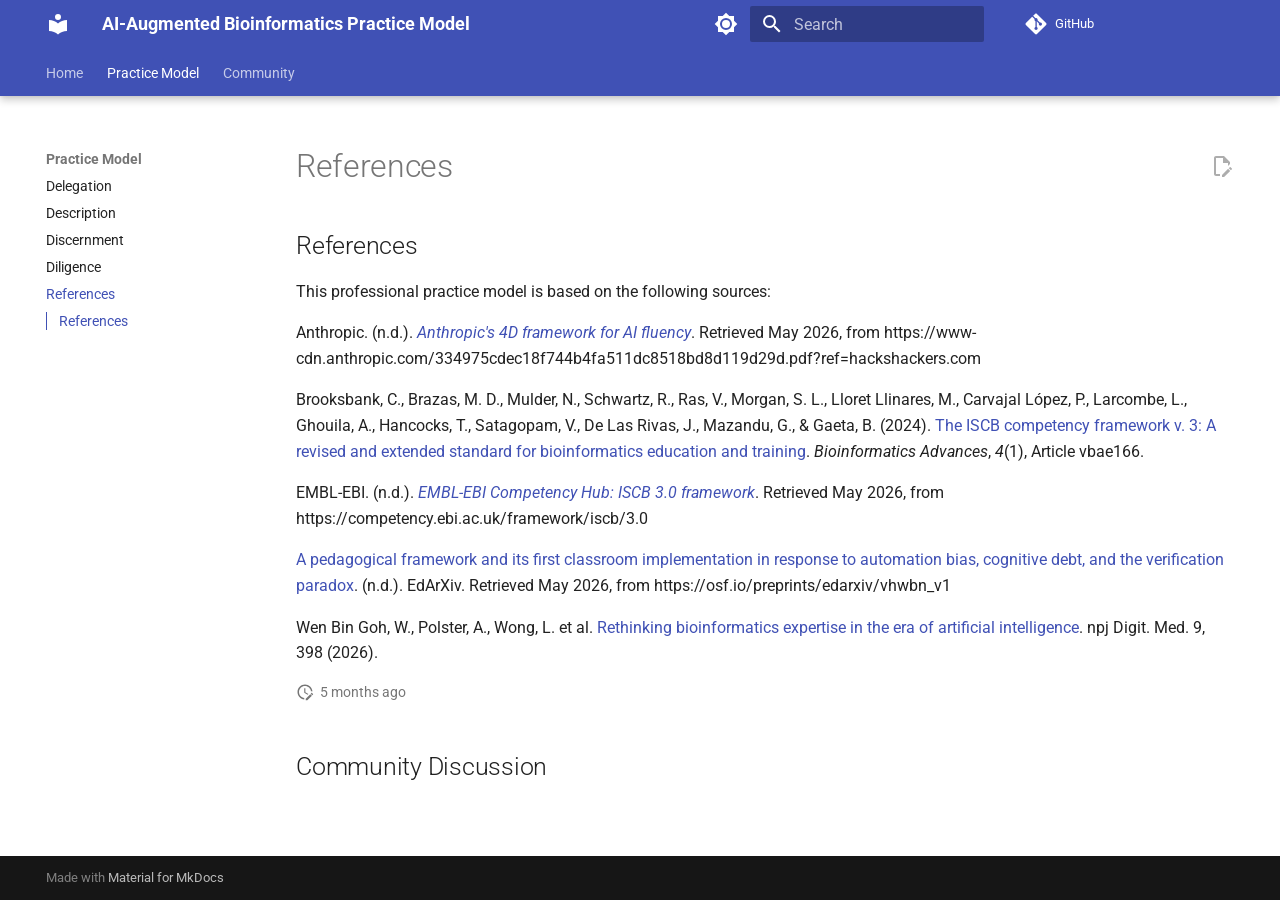
<file: references/index.html>
<!doctype html>
<html lang="en" class="no-js">
  <head>
    
      <meta charset="utf-8">
      <meta name="viewport" content="width=device-width,initial-scale=1">
      
        <meta name="description" content="A professional practice model for AI-Augmented Bioinformatics based on Anthropic's 4D Framework">
      
      
        <meta name="author" content="Larisa M. Soto">
      
      
      
        <link rel="prev" href="../diligence/">
      
      
        <link rel="next" href="../contributing/">
      
      
        
      
      
      <link rel="icon" href="../assets/images/favicon.png">
      <meta name="generator" content="mkdocs-1.6.1, mkdocs-material-9.7.6">
    
    
      
        <title>References - AI-Augmented Bioinformatics Practice Model</title>
      
    
    
      <link rel="stylesheet" href="../assets/stylesheets/main.484c7ddc.min.css">
      
        
        <link rel="stylesheet" href="../assets/stylesheets/palette.ab4e12ef.min.css">
      
      


    
    
      
    
    
      
        
        
        <link rel="preconnect" href="https://fonts.gstatic.com" crossorigin>
        <link rel="stylesheet" href="https://fonts.googleapis.com/css?family=Roboto:300,300i,400,400i,700,700i%7CRoboto+Mono:400,400i,700,700i&display=fallback">
        <style>:root{--md-text-font:"Roboto";--md-code-font:"Roboto Mono"}</style>
      
    
    
      <link rel="stylesheet" href="../css/timeago.css">
    
    <script>__md_scope=new URL("..",location),__md_hash=e=>[...e].reduce(((e,_)=>(e<<5)-e+_.charCodeAt(0)),0),__md_get=(e,_=localStorage,t=__md_scope)=>JSON.parse(_.getItem(t.pathname+"."+e)),__md_set=(e,_,t=localStorage,a=__md_scope)=>{try{t.setItem(a.pathname+"."+e,JSON.stringify(_))}catch(e){}}</script>
    
      

    
    
  </head>
  
  
    
    
      
    
    
    
    
    <body dir="ltr" data-md-color-scheme="default" data-md-color-primary="indigo" data-md-color-accent="deep-purple">
  
    
    <input class="md-toggle" data-md-toggle="drawer" type="checkbox" id="__drawer" autocomplete="off">
    <input class="md-toggle" data-md-toggle="search" type="checkbox" id="__search" autocomplete="off">
    <label class="md-overlay" for="__drawer"></label>
    <div data-md-component="skip">
      
        
        <a href="#references" class="md-skip">
          Skip to content
        </a>
      
    </div>
    <div data-md-component="announce">
      
    </div>
    
    
      

  

<header class="md-header md-header--shadow md-header--lifted" data-md-component="header">
  <nav class="md-header__inner md-grid" aria-label="Header">
    <a href=".." title="AI-Augmented Bioinformatics Practice Model" class="md-header__button md-logo" aria-label="AI-Augmented Bioinformatics Practice Model" data-md-component="logo">
      
  
  <svg xmlns="http://www.w3.org/2000/svg" viewBox="0 0 24 24"><path d="M12 8a3 3 0 0 0 3-3 3 3 0 0 0-3-3 3 3 0 0 0-3 3 3 3 0 0 0 3 3m0 3.54C9.64 9.35 6.5 8 3 8v11c3.5 0 6.64 1.35 9 3.54 2.36-2.19 5.5-3.54 9-3.54V8c-3.5 0-6.64 1.35-9 3.54"/></svg>

    </a>
    <label class="md-header__button md-icon" for="__drawer">
      
      <svg xmlns="http://www.w3.org/2000/svg" viewBox="0 0 24 24"><path d="M3 6h18v2H3zm0 5h18v2H3zm0 5h18v2H3z"/></svg>
    </label>
    <div class="md-header__title" data-md-component="header-title">
      <div class="md-header__ellipsis">
        <div class="md-header__topic">
          <span class="md-ellipsis">
            AI-Augmented Bioinformatics Practice Model
          </span>
        </div>
        <div class="md-header__topic" data-md-component="header-topic">
          <span class="md-ellipsis">
            
              References
            
          </span>
        </div>
      </div>
    </div>
    
      
        <form class="md-header__option" data-md-component="palette">
  
    
    
    
    <input class="md-option" data-md-color-media="(prefers-color-scheme: light)" data-md-color-scheme="default" data-md-color-primary="indigo" data-md-color-accent="deep-purple"  aria-label="Switch to dark mode"  type="radio" name="__palette" id="__palette_0">
    
      <label class="md-header__button md-icon" title="Switch to dark mode" for="__palette_1" hidden>
        <svg xmlns="http://www.w3.org/2000/svg" viewBox="0 0 24 24"><path d="M12 8a4 4 0 0 0-4 4 4 4 0 0 0 4 4 4 4 0 0 0 4-4 4 4 0 0 0-4-4m0 10a6 6 0 0 1-6-6 6 6 0 0 1 6-6 6 6 0 0 1 6 6 6 6 0 0 1-6 6m8-9.31V4h-4.69L12 .69 8.69 4H4v4.69L.69 12 4 15.31V20h4.69L12 23.31 15.31 20H20v-4.69L23.31 12z"/></svg>
      </label>
    
  
    
    
    
    <input class="md-option" data-md-color-media="(prefers-color-scheme: dark)" data-md-color-scheme="slate" data-md-color-primary="indigo" data-md-color-accent="deep-purple"  aria-label="Switch to light mode"  type="radio" name="__palette" id="__palette_1">
    
      <label class="md-header__button md-icon" title="Switch to light mode" for="__palette_0" hidden>
        <svg xmlns="http://www.w3.org/2000/svg" viewBox="0 0 24 24"><path d="M12 18c-.89 0-1.74-.2-2.5-.55C11.56 16.5 13 14.42 13 12s-1.44-4.5-3.5-5.45C10.26 6.2 11.11 6 12 6a6 6 0 0 1 6 6 6 6 0 0 1-6 6m8-9.31V4h-4.69L12 .69 8.69 4H4v4.69L.69 12 4 15.31V20h4.69L12 23.31 15.31 20H20v-4.69L23.31 12z"/></svg>
      </label>
    
  
</form>
      
    
    
      <script>var palette=__md_get("__palette");if(palette&&palette.color){if("(prefers-color-scheme)"===palette.color.media){var media=matchMedia("(prefers-color-scheme: light)"),input=document.querySelector(media.matches?"[data-md-color-media='(prefers-color-scheme: light)']":"[data-md-color-media='(prefers-color-scheme: dark)']");palette.color.media=input.getAttribute("data-md-color-media"),palette.color.scheme=input.getAttribute("data-md-color-scheme"),palette.color.primary=input.getAttribute("data-md-color-primary"),palette.color.accent=input.getAttribute("data-md-color-accent")}for(var[key,value]of Object.entries(palette.color))document.body.setAttribute("data-md-color-"+key,value)}</script>
    
    
    
      
      
        <label class="md-header__button md-icon" for="__search">
          
          <svg xmlns="http://www.w3.org/2000/svg" viewBox="0 0 24 24"><path d="M9.5 3A6.5 6.5 0 0 1 16 9.5c0 1.61-.59 3.09-1.56 4.23l.27.27h.79l5 5-1.5 1.5-5-5v-.79l-.27-.27A6.52 6.52 0 0 1 9.5 16 6.5 6.5 0 0 1 3 9.5 6.5 6.5 0 0 1 9.5 3m0 2C7 5 5 7 5 9.5S7 14 9.5 14 14 12 14 9.5 12 5 9.5 5"/></svg>
        </label>
        <div class="md-search" data-md-component="search" role="dialog">
  <label class="md-search__overlay" for="__search"></label>
  <div class="md-search__inner" role="search">
    <form class="md-search__form" name="search">
      <input type="text" class="md-search__input" name="query" aria-label="Search" placeholder="Search" autocapitalize="off" autocorrect="off" autocomplete="off" spellcheck="false" data-md-component="search-query" required>
      <label class="md-search__icon md-icon" for="__search">
        
        <svg xmlns="http://www.w3.org/2000/svg" viewBox="0 0 24 24"><path d="M9.5 3A6.5 6.5 0 0 1 16 9.5c0 1.61-.59 3.09-1.56 4.23l.27.27h.79l5 5-1.5 1.5-5-5v-.79l-.27-.27A6.52 6.52 0 0 1 9.5 16 6.5 6.5 0 0 1 3 9.5 6.5 6.5 0 0 1 9.5 3m0 2C7 5 5 7 5 9.5S7 14 9.5 14 14 12 14 9.5 12 5 9.5 5"/></svg>
        
        <svg xmlns="http://www.w3.org/2000/svg" viewBox="0 0 24 24"><path d="M20 11v2H8l5.5 5.5-1.42 1.42L4.16 12l7.92-7.92L13.5 5.5 8 11z"/></svg>
      </label>
      <nav class="md-search__options" aria-label="Search">
        
        <button type="reset" class="md-search__icon md-icon" title="Clear" aria-label="Clear" tabindex="-1">
          
          <svg xmlns="http://www.w3.org/2000/svg" viewBox="0 0 24 24"><path d="M19 6.41 17.59 5 12 10.59 6.41 5 5 6.41 10.59 12 5 17.59 6.41 19 12 13.41 17.59 19 19 17.59 13.41 12z"/></svg>
        </button>
      </nav>
      
        <div class="md-search__suggest" data-md-component="search-suggest"></div>
      
    </form>
    <div class="md-search__output">
      <div class="md-search__scrollwrap" tabindex="0" data-md-scrollfix>
        <div class="md-search-result" data-md-component="search-result">
          <div class="md-search-result__meta">
            Initializing search
          </div>
          <ol class="md-search-result__list" role="presentation"></ol>
        </div>
      </div>
    </div>
  </div>
</div>
      
    
    
      <div class="md-header__source">
        <a href="https://github.com/larisa-msoto/ai-bioinformatics-practice-model" title="Go to repository" class="md-source" data-md-component="source">
  <div class="md-source__icon md-icon">
    
    <svg xmlns="http://www.w3.org/2000/svg" viewBox="0 0 448 512"><!--! Font Awesome Free 7.1.0 by @fontawesome - https://fontawesome.com License - https://fontawesome.com/license/free (Icons: CC BY 4.0, Fonts: SIL OFL 1.1, Code: MIT License) Copyright 2025 Fonticons, Inc.--><path d="M439.6 236.1 244 40.5c-5.4-5.5-12.8-8.5-20.4-8.5s-15 3-20.4 8.4L162.5 81l51.5 51.5c27.1-9.1 52.7 16.8 43.4 43.7l49.7 49.7c34.2-11.8 61.2 31 35.5 56.7-26.5 26.5-70.2-2.9-56-37.3L240.3 199v121.9c25.3 12.5 22.3 41.8 9.1 55-6.4 6.4-15.2 10.1-24.3 10.1s-17.8-3.6-24.3-10.1c-17.6-17.6-11.1-46.9 11.2-56v-123c-20.8-8.5-24.6-30.7-18.6-45L142.6 101 8.5 235.1C3 240.6 0 247.9 0 255.5s3 15 8.5 20.4l195.6 195.7c5.4 5.4 12.7 8.4 20.4 8.4s15-3 20.4-8.4l194.7-194.7c5.4-5.4 8.4-12.8 8.4-20.4s-3-15-8.4-20.4"/></svg>
  </div>
  <div class="md-source__repository">
    GitHub
  </div>
</a>
      </div>
    
  </nav>
  
    
      
<nav class="md-tabs" aria-label="Tabs" data-md-component="tabs">
  <div class="md-grid">
    <ul class="md-tabs__list">
      
        
  
  
  
  
    
    
      <li class="md-tabs__item">
        <a href=".." class="md-tabs__link">
          
  
  
  Home

        </a>
      </li>
    
  

      
        
  
  
  
    
  
  
    
    
      <li class="md-tabs__item md-tabs__item--active">
        <a href="../delegation/" class="md-tabs__link">
          
  
  
  Practice Model

        </a>
      </li>
    
  

      
        
  
  
  
  
    
    
      <li class="md-tabs__item">
        <a href="../contributing/" class="md-tabs__link">
          
  
  
  Community

        </a>
      </li>
    
  

      
    </ul>
  </div>
</nav>
    
  
</header>
    
    <div class="md-container" data-md-component="container">
      
      
        
      
      <main class="md-main" data-md-component="main">
        <div class="md-main__inner md-grid">
          
            
              
              <div class="md-sidebar md-sidebar--primary" data-md-component="sidebar" data-md-type="navigation" >
                <div class="md-sidebar__scrollwrap">
                  <div class="md-sidebar__inner">
                    


  


  

<nav class="md-nav md-nav--primary md-nav--lifted md-nav--integrated" aria-label="Navigation" data-md-level="0">
  <label class="md-nav__title" for="__drawer">
    <a href=".." title="AI-Augmented Bioinformatics Practice Model" class="md-nav__button md-logo" aria-label="AI-Augmented Bioinformatics Practice Model" data-md-component="logo">
      
  
  <svg xmlns="http://www.w3.org/2000/svg" viewBox="0 0 24 24"><path d="M12 8a3 3 0 0 0 3-3 3 3 0 0 0-3-3 3 3 0 0 0-3 3 3 3 0 0 0 3 3m0 3.54C9.64 9.35 6.5 8 3 8v11c3.5 0 6.64 1.35 9 3.54 2.36-2.19 5.5-3.54 9-3.54V8c-3.5 0-6.64 1.35-9 3.54"/></svg>

    </a>
    AI-Augmented Bioinformatics Practice Model
  </label>
  
    <div class="md-nav__source">
      <a href="https://github.com/larisa-msoto/ai-bioinformatics-practice-model" title="Go to repository" class="md-source" data-md-component="source">
  <div class="md-source__icon md-icon">
    
    <svg xmlns="http://www.w3.org/2000/svg" viewBox="0 0 448 512"><!--! Font Awesome Free 7.1.0 by @fontawesome - https://fontawesome.com License - https://fontawesome.com/license/free (Icons: CC BY 4.0, Fonts: SIL OFL 1.1, Code: MIT License) Copyright 2025 Fonticons, Inc.--><path d="M439.6 236.1 244 40.5c-5.4-5.5-12.8-8.5-20.4-8.5s-15 3-20.4 8.4L162.5 81l51.5 51.5c27.1-9.1 52.7 16.8 43.4 43.7l49.7 49.7c34.2-11.8 61.2 31 35.5 56.7-26.5 26.5-70.2-2.9-56-37.3L240.3 199v121.9c25.3 12.5 22.3 41.8 9.1 55-6.4 6.4-15.2 10.1-24.3 10.1s-17.8-3.6-24.3-10.1c-17.6-17.6-11.1-46.9 11.2-56v-123c-20.8-8.5-24.6-30.7-18.6-45L142.6 101 8.5 235.1C3 240.6 0 247.9 0 255.5s3 15 8.5 20.4l195.6 195.7c5.4 5.4 12.7 8.4 20.4 8.4s15-3 20.4-8.4l194.7-194.7c5.4-5.4 8.4-12.8 8.4-20.4s-3-15-8.4-20.4"/></svg>
  </div>
  <div class="md-source__repository">
    GitHub
  </div>
</a>
    </div>
  
  <ul class="md-nav__list" data-md-scrollfix>
    
      
      
  
  
  
  
    
    
    
    
      
      
        
      
    
    
    <li class="md-nav__item md-nav__item--nested">
      
        
        
        <input class="md-nav__toggle md-toggle " type="checkbox" id="__nav_1" >
        
          
          <label class="md-nav__link" for="__nav_1" id="__nav_1_label" tabindex="0">
            
  
  
  <span class="md-ellipsis">
    
  
    Home
  

    
  </span>
  
  

            <span class="md-nav__icon md-icon"></span>
          </label>
        
        <nav class="md-nav" data-md-level="1" aria-labelledby="__nav_1_label" aria-expanded="false">
          <label class="md-nav__title" for="__nav_1">
            <span class="md-nav__icon md-icon"></span>
            
  
    Home
  

          </label>
          <ul class="md-nav__list" data-md-scrollfix>
            
              
                
  
  
  
  
    <li class="md-nav__item">
      <a href=".." class="md-nav__link">
        
  
  
  <span class="md-ellipsis">
    
  
    About
  

    
  </span>
  
  

      </a>
    </li>
  

              
            
              
                
  
  
  
  
    
    
    
    
      
      
        
      
    
    
    <li class="md-nav__item md-nav__item--nested">
      
        
        
        <input class="md-nav__toggle md-toggle " type="checkbox" id="__nav_1_2" >
        
          
          <label class="md-nav__link" for="__nav_1_2" id="__nav_1_2_label" tabindex="0">
            
  
  
  <span class="md-ellipsis">
    
  
    Community
  

    
  </span>
  
  

            <span class="md-nav__icon md-icon"></span>
          </label>
        
        <nav class="md-nav" data-md-level="2" aria-labelledby="__nav_1_2_label" aria-expanded="false">
          <label class="md-nav__title" for="__nav_1_2">
            <span class="md-nav__icon md-icon"></span>
            
  
    Community
  

          </label>
          <ul class="md-nav__list" data-md-scrollfix>
            
              
                
  
  
  
  
    <li class="md-nav__item">
      <a href="../contributing/" class="md-nav__link">
        
  
  
  <span class="md-ellipsis">
    
  
    How to Contribute
  

    
  </span>
  
  

      </a>
    </li>
  

              
            
              
                
  
  
  
  
    <li class="md-nav__item">
      <a href="../contributors/" class="md-nav__link">
        
  
  
  <span class="md-ellipsis">
    
  
    Contributors
  

    
  </span>
  
  

      </a>
    </li>
  

              
            
              
                
  
  
  
  
    <li class="md-nav__item">
      <a href="../code_of_conduct/" class="md-nav__link">
        
  
  
  <span class="md-ellipsis">
    
  
    Code of Conduct
  

    
  </span>
  
  

      </a>
    </li>
  

              
            
          </ul>
        </nav>
      
    </li>
  

              
            
              
                
  
  
  
  
    
    
    
    
      
      
        
      
    
    
    <li class="md-nav__item md-nav__item--nested">
      
        
        
        <input class="md-nav__toggle md-toggle " type="checkbox" id="__nav_1_3" >
        
          
          <label class="md-nav__link" for="__nav_1_3" id="__nav_1_3_label" tabindex="0">
            
  
  
  <span class="md-ellipsis">
    
  
    Practice Model
  

    
  </span>
  
  

            <span class="md-nav__icon md-icon"></span>
          </label>
        
        <nav class="md-nav" data-md-level="2" aria-labelledby="__nav_1_3_label" aria-expanded="false">
          <label class="md-nav__title" for="__nav_1_3">
            <span class="md-nav__icon md-icon"></span>
            
  
    Practice Model
  

          </label>
          <ul class="md-nav__list" data-md-scrollfix>
            
              
                
  
  
  
  
    <li class="md-nav__item">
      <a href="../delegation/" class="md-nav__link">
        
  
  
  <span class="md-ellipsis">
    
  
    Delegation
  

    
  </span>
  
  

      </a>
    </li>
  

              
            
              
                
  
  
  
  
    <li class="md-nav__item">
      <a href="../description/" class="md-nav__link">
        
  
  
  <span class="md-ellipsis">
    
  
    Description
  

    
  </span>
  
  

      </a>
    </li>
  

              
            
              
                
  
  
  
  
    <li class="md-nav__item">
      <a href="../discernment/" class="md-nav__link">
        
  
  
  <span class="md-ellipsis">
    
  
    Discernment
  

    
  </span>
  
  

      </a>
    </li>
  

              
            
              
                
  
  
  
  
    <li class="md-nav__item">
      <a href="../diligence/" class="md-nav__link">
        
  
  
  <span class="md-ellipsis">
    
  
    Diligence
  

    
  </span>
  
  

      </a>
    </li>
  

              
            
              
                
  
  
    
  
  
  
    <li class="md-nav__item md-nav__item--active">
      
      <input class="md-nav__toggle md-toggle" type="checkbox" id="__toc">
      
      
      
        <label class="md-nav__link md-nav__link--active" for="__toc">
          
  
  
  <span class="md-ellipsis">
    
  
    References
  

    
  </span>
  
  

          <span class="md-nav__icon md-icon"></span>
        </label>
      
      <a href="./" class="md-nav__link md-nav__link--active">
        
  
  
  <span class="md-ellipsis">
    
  
    References
  

    
  </span>
  
  

      </a>
      
        

<nav class="md-nav md-nav--secondary" aria-label="Table of contents">
  
  
  
  
    <label class="md-nav__title" for="__toc">
      <span class="md-nav__icon md-icon"></span>
      Table of contents
    </label>
    <ul class="md-nav__list" data-md-component="toc" data-md-scrollfix>
      
        <li class="md-nav__item">
  <a href="#references" class="md-nav__link">
    <span class="md-ellipsis">
      
        References
      
    </span>
  </a>
  
</li>
      
    </ul>
  
</nav>
      
    </li>
  

              
            
          </ul>
        </nav>
      
    </li>
  

              
            
          </ul>
        </nav>
      
    </li>
  

    
      
      
  
  
    
  
  
  
    
    
    
    
      
        
        
      
      
        
      
    
    
    <li class="md-nav__item md-nav__item--active md-nav__item--section md-nav__item--nested">
      
        
        
        <input class="md-nav__toggle md-toggle " type="checkbox" id="__nav_2" checked>
        
          
          <label class="md-nav__link" for="__nav_2" id="__nav_2_label" tabindex="">
            
  
  
  <span class="md-ellipsis">
    
  
    Practice Model
  

    
  </span>
  
  

            <span class="md-nav__icon md-icon"></span>
          </label>
        
        <nav class="md-nav" data-md-level="1" aria-labelledby="__nav_2_label" aria-expanded="true">
          <label class="md-nav__title" for="__nav_2">
            <span class="md-nav__icon md-icon"></span>
            
  
    Practice Model
  

          </label>
          <ul class="md-nav__list" data-md-scrollfix>
            
              
                
  
  
  
  
    <li class="md-nav__item">
      <a href="../delegation/" class="md-nav__link">
        
  
  
  <span class="md-ellipsis">
    
  
    Delegation
  

    
  </span>
  
  

      </a>
    </li>
  

              
            
              
                
  
  
  
  
    <li class="md-nav__item">
      <a href="../description/" class="md-nav__link">
        
  
  
  <span class="md-ellipsis">
    
  
    Description
  

    
  </span>
  
  

      </a>
    </li>
  

              
            
              
                
  
  
  
  
    <li class="md-nav__item">
      <a href="../discernment/" class="md-nav__link">
        
  
  
  <span class="md-ellipsis">
    
  
    Discernment
  

    
  </span>
  
  

      </a>
    </li>
  

              
            
              
                
  
  
  
  
    <li class="md-nav__item">
      <a href="../diligence/" class="md-nav__link">
        
  
  
  <span class="md-ellipsis">
    
  
    Diligence
  

    
  </span>
  
  

      </a>
    </li>
  

              
            
              
                
  
  
    
  
  
  
    <li class="md-nav__item md-nav__item--active">
      
      <input class="md-nav__toggle md-toggle" type="checkbox" id="__toc">
      
      
      
        <label class="md-nav__link md-nav__link--active" for="__toc">
          
  
  
  <span class="md-ellipsis">
    
  
    References
  

    
  </span>
  
  

          <span class="md-nav__icon md-icon"></span>
        </label>
      
      <a href="./" class="md-nav__link md-nav__link--active">
        
  
  
  <span class="md-ellipsis">
    
  
    References
  

    
  </span>
  
  

      </a>
      
        

<nav class="md-nav md-nav--secondary" aria-label="Table of contents">
  
  
  
  
    <label class="md-nav__title" for="__toc">
      <span class="md-nav__icon md-icon"></span>
      Table of contents
    </label>
    <ul class="md-nav__list" data-md-component="toc" data-md-scrollfix>
      
        <li class="md-nav__item">
  <a href="#references" class="md-nav__link">
    <span class="md-ellipsis">
      
        References
      
    </span>
  </a>
  
</li>
      
    </ul>
  
</nav>
      
    </li>
  

              
            
          </ul>
        </nav>
      
    </li>
  

    
      
      
  
  
  
  
    
    
    
    
      
      
        
      
    
    
    <li class="md-nav__item md-nav__item--nested">
      
        
        
        <input class="md-nav__toggle md-toggle " type="checkbox" id="__nav_3" >
        
          
          <label class="md-nav__link" for="__nav_3" id="__nav_3_label" tabindex="0">
            
  
  
  <span class="md-ellipsis">
    
  
    Community
  

    
  </span>
  
  

            <span class="md-nav__icon md-icon"></span>
          </label>
        
        <nav class="md-nav" data-md-level="1" aria-labelledby="__nav_3_label" aria-expanded="false">
          <label class="md-nav__title" for="__nav_3">
            <span class="md-nav__icon md-icon"></span>
            
  
    Community
  

          </label>
          <ul class="md-nav__list" data-md-scrollfix>
            
              
                
  
  
  
  
    <li class="md-nav__item">
      <a href="../contributing/" class="md-nav__link">
        
  
  
  <span class="md-ellipsis">
    
  
    How to Contribute
  

    
  </span>
  
  

      </a>
    </li>
  

              
            
              
                
  
  
  
  
    <li class="md-nav__item">
      <a href="../contributors/" class="md-nav__link">
        
  
  
  <span class="md-ellipsis">
    
  
    Contributors
  

    
  </span>
  
  

      </a>
    </li>
  

              
            
              
                
  
  
  
  
    <li class="md-nav__item">
      <a href="../code_of_conduct/" class="md-nav__link">
        
  
  
  <span class="md-ellipsis">
    
  
    Code of Conduct
  

    
  </span>
  
  

      </a>
    </li>
  

              
            
          </ul>
        </nav>
      
    </li>
  

    
  </ul>
</nav>
                  </div>
                </div>
              </div>
            
            
          
          
            <div class="md-content" data-md-component="content">
              
              <article class="md-content__inner md-typeset">
                
  
                  


  
    <a href="https://github.com/larisa-msoto/ai-bioinformatics-practice-model/blob/main/docs/references.md" title="Edit this page" class="md-content__button md-icon" rel="edit">
      
      <svg xmlns="http://www.w3.org/2000/svg" viewBox="0 0 24 24"><path d="M10 20H6V4h7v5h5v3.1l2-2V8l-6-6H6c-1.1 0-2 .9-2 2v16c0 1.1.9 2 2 2h4zm10.2-7c.1 0 .3.1.4.2l1.3 1.3c.2.2.2.6 0 .8l-1 1-2.1-2.1 1-1c.1-.1.2-.2.4-.2m0 3.9L14.1 23H12v-2.1l6.1-6.1z"/></svg>
    </a>
  
  


  <h1>References</h1>

<h2 id="references">References<a class="headerlink" href="#references" title="Permanent link">&para;</a></h2>
<p>This professional practice model is based on the following sources:</p>
<p>Anthropic. (n.d.). <a href="https://www-cdn.anthropic.com/334975cdec18f744b4fa511dc8518bd8d119d29d.pdf?ref=hackshackers.com"><em>Anthropic's 4D framework for AI fluency</em></a>. Retrieved May 2026, from https://www-cdn.anthropic.com/334975cdec18f744b4fa511dc8518bd8d119d29d.pdf?ref=hackshackers.com</p>
<p>Brooksbank, C., Brazas, M. D., Mulder, N., Schwartz, R., Ras, V., Morgan, S. L., Lloret Llinares, M., Carvajal López, P., Larcombe, L., Ghouila, A., Hancocks, T., Satagopam, V., De Las Rivas, J., Mazandu, G., &amp; Gaeta, B. (2024). <a href="https://doi.org/10.1093/bioadv/vbae166">The ISCB competency framework v. 3: A revised and extended standard for bioinformatics education and training</a>. <em>Bioinformatics Advances</em>, <em>4</em>(1), Article vbae166. </p>
<p>EMBL-EBI. (n.d.). <a href="https://competency.ebi.ac.uk/framework/iscb/3.0"><em>EMBL-EBI Competency Hub: ISCB 3.0 framework</em></a>. Retrieved May 2026, from https://competency.ebi.ac.uk/framework/iscb/3.0</p>
<p><a href="https://osf.io/preprints/edarxiv/vhwbn_v1">A pedagogical framework and its first classroom implementation in response to automation bias, cognitive debt, and the verification paradox</a>. (n.d.). EdArXiv. Retrieved May 2026, from https://osf.io/preprints/edarxiv/vhwbn_v1</p>
<p>Wen Bin Goh, W., Polster, A., Wong, L. et al. <a href="https://doi.org/10.1038/s41746-026-02777-1">Rethinking bioinformatics expertise in the era of artificial intelligence</a>. npj Digit. Med. 9, 398 (2026). </p>







  
    
  
  


  <aside class="md-source-file">
    
      
  <span class="md-source-file__fact">
    <span class="md-icon" title="Last update">
      <svg xmlns="http://www.w3.org/2000/svg" viewBox="0 0 24 24"><path d="M21 13.1c-.1 0-.3.1-.4.2l-1 1 2.1 2.1 1-1c.2-.2.2-.6 0-.8l-1.3-1.3c-.1-.1-.2-.2-.4-.2m-1.9 1.8-6.1 6V23h2.1l6.1-6.1zM12.5 7v5.2l4 2.4-1 1L11 13V7zM11 21.9c-5.1-.5-9-4.8-9-9.9C2 6.5 6.5 2 12 2c5.3 0 9.6 4.1 10 9.3-.3-.1-.6-.2-1-.2s-.7.1-1 .2C19.6 7.2 16.2 4 12 4c-4.4 0-8 3.6-8 8 0 4.1 3.1 7.5 7.1 7.9l-.1.2z"/></svg>
    </span>
    <span class="git-revision-date-localized-plugin git-revision-date-localized-plugin-timeago" title="June 18, 2026 11:39:09 UTC"><span class="timeago" datetime="2026-06-18T11:39:09+00:00" locale="en"></span></span><span class="git-revision-date-localized-plugin git-revision-date-localized-plugin-iso_date" title="June 18, 2026 11:39:09 UTC">2026-06-18</span>
  </span>

    
    
    
    
  </aside>





                
  
<h2 id="__comments">Community Discussion</h2>

<!-- This container gives the dynamic script a specific place to load the discussion box -->
<div id="giscus-container"></div>

<script>
  function loadGiscus() {
    // 1. Determine the theme based on the current Material for MkDocs color palette
    var currentPalette = document.body.getAttribute("data-md-color-scheme");
    var giscusTheme = (currentPalette === "slate") ? "dark_slate" : "light_slate";

    // 2. Clear out any existing giscus frame (important if you switch themes mid-session)
    var container = document.getElementById("giscus-container");
    container.innerHTML = "";

    // 3. Create the script element with your specific repository credentials
    var script = document.createElement("script");
    script.setAttribute("src", "https://giscus.app/client.js");
    script.setAttribute("data-repo", "larisa-msoto/ai-bioinformatics-practice-model");
    script.setAttribute("data-repo-id", "R_kgDOSuDUPQ");
    script.setAttribute("data-category", "Model Feedback");
    script.setAttribute("data-category-id", "DIC_kwDOSuDUPc4C-SXb");
    script.setAttribute("data-mapping", "pathname");
    script.setAttribute("data-strict", "0");
    script.setAttribute("data-reactions-enabled", "1");
    script.setAttribute("data-emit-metadata", "0");
    script.setAttribute("data-input-position", "bottom");
    script.setAttribute("data-lang", "en");
    script.setAttribute("crossorigin", "anonymous");
    script.async = true;

    // Set the dynamic theme
    script.setAttribute("data-theme", giscusTheme);

    // 4. Inject the script into your container layout
    container.appendChild(script);
  }

  // Run immediately when the page loads
  loadGiscus();

  // (Optional but highly recommended) Watch for the user clicking your theme toggle icon 
  // so the discussion box updates immediately without needing a manual page refresh
  var observer = new MutationObserver(function(mutations) {
    mutations.forEach(function(mutation) {
      if (mutation.type === "attributes" && mutation.attributeName === "data-md-color-scheme") {
        loadGiscus();
      }
    });
  });

  observer.observe(document.body, { attributes: true });
</script>


              </article>
            </div>
          
          
<script>var target=document.getElementById(location.hash.slice(1));target&&target.name&&(target.checked=target.name.startsWith("__tabbed_"))</script>
        </div>
        
          <button type="button" class="md-top md-icon" data-md-component="top" hidden>
  
  <svg xmlns="http://www.w3.org/2000/svg" viewBox="0 0 24 24"><path d="M13 20h-2V8l-5.5 5.5-1.42-1.42L12 4.16l7.92 7.92-1.42 1.42L13 8z"/></svg>
  Back to top
</button>
        
      </main>
      
        <footer class="md-footer">
  
  <div class="md-footer-meta md-typeset">
    <div class="md-footer-meta__inner md-grid">
      <div class="md-copyright">
  
  
    Made with
    <a href="https://squidfunk.github.io/mkdocs-material/" target="_blank" rel="noopener">
      Material for MkDocs
    </a>
  
</div>
      
    </div>
  </div>
</footer>
      
    </div>
    <div class="md-dialog" data-md-component="dialog">
      <div class="md-dialog__inner md-typeset"></div>
    </div>
    
    
    
      
      
      <script id="__config" type="application/json">{"annotate": null, "base": "..", "features": ["navigation.tabs", "navigation.tabs.sticky", "navigation.sections", "navigation.top", "toc.follow", "toc.integrate", "search.suggest", "search.highlight", "content.action.edit", "content.code.copy"], "search": "../assets/javascripts/workers/search.2c215733.min.js", "tags": null, "translations": {"clipboard.copied": "Copied to clipboard", "clipboard.copy": "Copy to clipboard", "search.result.more.one": "1 more on this page", "search.result.more.other": "# more on this page", "search.result.none": "No matching documents", "search.result.one": "1 matching document", "search.result.other": "# matching documents", "search.result.placeholder": "Type to start searching", "search.result.term.missing": "Missing", "select.version": "Select version"}, "version": null}</script>
    
    
      <script src="../assets/javascripts/bundle.79ae519e.min.js"></script>
      
        <script src="../js/timeago.min.js"></script>
      
        <script src="../js/timeago_mkdocs_material.js"></script>
      
    
  </body>
</html>
</file>
<file: stylesheets/extra.css>
/* ===========================================================================
   4D-Bio — Association of Bioinformatics Professionals house style
   ---------------------------------------------------------------------------
   Applies the BioinfoPro design system to MkDocs Material.

   Non-negotiables carried over from the design system:
     - Five brand colours only (+ listed tints for text hierarchy / quiet fills)
     - No shadows, gradients, photography, patterns, textures, illustration
     - One radius (0.5rem; pill for tags), one border (1px alice blue),
       one transition (0.15s ease)
     - Sentence case everywhere except the uppercase eyebrow label
     - Space Grotesk for display, Inter for everything else
     - Light only — the brand defines no dark mode
   Docs-platform deviations are noted inline.
   =========================================================================== */

@import url("https://fonts.googleapis.com/css2?family=Space+Grotesk:wght@500;600;700&display=swap");

:root {
  /* --- brand colours (the only five) --- */
  --abp-deep-blue: #0b1f35;
  --abp-pacific:   #25aec6;
  --abp-orchid:    #9525aa;
  --abp-alice:     #d9e2ec;
  --abp-white:     #ffffff;

  /* --- derived tints (text hierarchy + quiet fills only) --- */
  --abp-deep-blue-80: #3b4c5d;
  --abp-deep-blue-60: #6c7986;
  --abp-alice-50:     #ecf1f6;
  --abp-pacific-dark: #1b8b9e;
  --abp-pacific-tint: #e3f5f8;
  --abp-orchid-dark:  #761c87;
  --abp-orchid-tint:  #f4e4f7;

  --abp-display: "Space Grotesk", "Helvetica Neue", Arial, sans-serif;
  --abp-radius: 0.5rem;

  /* --- map onto Material's tokens --- */
  --md-default-fg-color:           var(--abp-deep-blue);
  --md-default-fg-color--light:    var(--abp-deep-blue-80);
  --md-default-fg-color--lighter:  var(--abp-deep-blue-60);
  --md-default-fg-color--lightest: var(--abp-alice-50);
  --md-default-bg-color:           var(--abp-white);

  /* header/nav chrome: white band, deep-blue text */
  --md-primary-fg-color:        var(--abp-white);
  --md-primary-fg-color--light: var(--abp-white);
  --md-primary-fg-color--dark:  var(--abp-white);
  --md-primary-bg-color:        var(--abp-deep-blue);
  --md-primary-bg-color--light: var(--abp-deep-blue-80);

  /* interactive: royal orchid */
  --md-accent-fg-color:             var(--abp-orchid);
  --md-accent-fg-color--transparent: rgba(149, 37, 170, 0.1);
  --md-accent-bg-color:             var(--abp-white);

  --md-typeset-a-color: var(--abp-pacific);

  --md-code-bg-color: var(--abp-alice-50);
  --md-code-fg-color: var(--abp-deep-blue);

  /* footer: alice band */
  --md-footer-bg-color:        var(--abp-alice);
  --md-footer-bg-color--dark:  var(--abp-alice);
  --md-footer-fg-color:        var(--abp-deep-blue);
  --md-footer-fg-color--light: var(--abp-deep-blue-80);
  --md-footer-fg-color--lighter: var(--abp-deep-blue-60);

  /* flat — separation is a 1px border, never a shadow */
  --md-shadow-z1: none;
  --md-shadow-z2: none;
  --md-shadow-z3: none;
}

@media (prefers-reduced-motion: reduce) {
  * { transition-duration: 0s !important; }
}

/* ---- Display type ---------------------------------------------------- */
.md-typeset h1,
.md-typeset h2,
.md-typeset h3,
.md-typeset h4,
.md-typeset h5,
.md-typeset h6,
.md-header__title,
.md-nav__title {
  font-family: var(--abp-display);
}

.md-typeset h1,
.md-typeset h2,
.md-typeset h3 {
  font-weight: 600;
  letter-spacing: -0.01em;
  line-height: 1.15;
  color: var(--abp-deep-blue);
}

.md-typeset h1 {
  font-size: 2.5rem;
  margin-bottom: 1rem;
}

/* ---- Header / tabs: white, deep-blue text, 1px alice rule, no shadow -- */
.md-header,
.md-header--shadow {
  box-shadow: none;
  border-bottom: 1px solid var(--abp-alice);
}

.md-tabs {
  border-bottom: 1px solid var(--abp-alice);
}

.md-tabs__link:hover,
.md-tabs__link--active {
  color: var(--abp-pacific);
  opacity: 1;
}

/* brand nav-active treatment: 2px pacific underline */
.md-tabs__link--active {
  box-shadow: inset 0 -2px 0 var(--abp-pacific);
}

/* Search field: alice-blue-50 well instead of a translucent overlay */
.md-search__form {
  background-color: var(--abp-alice-50);
  border-radius: var(--abp-radius);
  box-shadow: none;
}
.md-search__form:hover {
  background-color: var(--abp-alice);
}
.md-search__input { color: var(--abp-deep-blue); }
.md-search__input::placeholder { color: var(--abp-deep-blue-60); }
.md-search__icon { color: var(--abp-deep-blue-60); }
.md-search__output {
  border-radius: var(--abp-radius);
  border: 1px solid var(--abp-alice);
}

/* ---- Links -------------------------------------------------------- */
.md-typeset a {
  color: var(--abp-pacific);
  transition: color 0.15s ease;
}
.md-typeset a:hover {
  color: var(--abp-orchid);
}

/* ---- Focus ring: 3px royal orchid, 2px offset ------------------- */
a:focus-visible,
button:focus-visible,
.md-nav__link:focus-visible,
.md-tabs__link:focus-visible,
.md-search__input:focus-visible,
[tabindex]:focus-visible {
  outline: 3px solid var(--abp-orchid);
  outline-offset: 2px;
}

/* ---- Left navigation menu -------------------------------------- */
/* Resting links deep blue; hover and the current page in royal orchid,
   with the current page also semibold so it stands out from the list. */
.md-nav--primary .md-nav__link {
  color: var(--abp-deep-blue);
}
.md-nav--primary .md-nav__link:hover,
.md-nav--primary .md-nav__link:focus {
  color: var(--abp-orchid);
}
.md-nav--primary .md-nav__item--active > .md-nav__link,
.md-nav--primary .md-nav__link--active,
.md-nav--primary .md-nav__item--active > .md-nav__link:focus,
.md-nav--primary .md-nav__item--active > .md-nav__link:hover {
  color: var(--abp-orchid);
  font-weight: 600;
}

/* ---- Table of contents (right sidebar) ------------------------- */
/* Grey links; royal orchid on hover and for the current section. */
.md-nav--secondary .md-nav__link {
  color: var(--abp-deep-blue-60);
}
.md-nav--secondary .md-nav__link:hover,
.md-nav--secondary .md-nav__link:focus,
.md-nav--secondary .md-nav__link--active,
.md-nav--secondary .md-nav__link--active:hover,
.md-nav--secondary .md-nav__link--active:focus {
  color: var(--abp-orchid);
}
.md-nav--secondary .md-nav__link--active {
  font-weight: 600;
}

/* Only the table of contents stays pinned. On desktop the left navigation
   scrolls away with the page instead of sticking; on narrower screens it is
   already a slide-in drawer, so leave that untouched. */
@media screen and (min-width: 76.25em) {
  .md-sidebar--primary {
    position: static;
    height: auto;
  }
  .md-sidebar--primary .md-sidebar__scrollwrap {
    position: static;
    height: auto;
    overflow: visible;
  }
}

/* ---- Eyebrow utility ------------------------------------------- */
.md-typeset .eyebrow {
  font-weight: 600;
  font-size: 0.8rem;
  letter-spacing: 0.08em;
  text-transform: uppercase;
  color: var(--abp-pacific);
  margin: 0 0 1rem;
}

/* ---- Buttons ------------------------------------------------------ */
.md-typeset .md-button {
  font-weight: 600;
  border-radius: var(--abp-radius);
  border: 1px solid var(--abp-alice);
  color: var(--abp-deep-blue);
  background-color: var(--abp-white);
  box-shadow: none;
  transition: color 0.15s ease, background-color 0.15s ease,
              border-color 0.15s ease, transform 0.15s ease;
}
.md-typeset .md-button:hover,
.md-typeset .md-button:focus {
  background-color: var(--abp-white);
  border-color: var(--abp-pacific);
  color: var(--abp-pacific);
}
.md-typeset .md-button--primary {
  background-color: var(--abp-orchid);
  border-color: var(--abp-orchid);
  color: var(--abp-white);
}
.md-typeset .md-button--primary:hover,
.md-typeset .md-button--primary:focus {
  background-color: var(--abp-deep-blue);
  border-color: var(--abp-deep-blue);
  color: var(--abp-white);
  transform: translateY(-1px);
}
@media (prefers-reduced-motion: reduce) {
  .md-typeset .md-button--primary:hover { transform: none; }
}

/* ---- Tables --------------------------------------------------- */
/* Fit-to-page, wrapping tables: the table always spans the content width,
   `table-layout: fixed` makes columns honour the widths set below instead
   of stretching to fit their text, and long cell text wraps onto multiple
   lines. No sideways scrolling. */
.md-typeset .md-typeset__table {
  display: block;
  width: 100%;
  overflow-x: auto;   /* safety net only; the table below fits on its own */
}
.md-typeset table:not([class]) {
  display: table;
  width: 100%;
  table-layout: fixed;
  border: 1px solid var(--abp-alice);
  border-radius: var(--abp-radius);
  border-collapse: separate;
  border-spacing: 0;
  box-shadow: none;
  font-size: 0.8rem;
}
.md-typeset table:not([class]) th,
.md-typeset table:not([class]) td {
  text-align: left;
  vertical-align: top;
  white-space: normal;
  overflow-wrap: break-word;
  word-break: normal;
  hyphens: auto;
}
.md-typeset table:not([class]) th {
  background-color: var(--abp-alice-50);
  color: var(--abp-deep-blue);
  font-weight: 600;
  border-bottom: 1px solid var(--abp-alice);
}
.md-typeset table:not([class]) td {
  border-top: 1px solid var(--abp-alice);
}
.md-typeset table:not([class]) tbody tr:first-child td {
  border-top: none;
}
.md-typeset table:not([class]) tbody tr:hover {
  background-color: var(--abp-alice-50);
}

/* Default: give the first column a bit less room than an even split so the
   main text column gets the space it needs. */
.md-typeset table:not([class]) th:first-child,
.md-typeset table:not([class]) td:first-child {
  width: 30%;
}

/* Source-column tables (Category | Competency | Source pill): narrow the
   outer columns and let the middle text column take the rest. Scoped with
   :has(.tag) so ordinary three-column tables keep evenly split columns. */
.md-typeset table:not([class]):has(.tag) th:first-child,
.md-typeset table:not([class]):has(.tag) td:first-child {
  width: 24%;
}
.md-typeset table:not([class]):has(.tag) th:last-child,
.md-typeset table:not([class]):has(.tag) td:last-child {
  width: 5.5rem;
}

/* Keep the source pill itself on one line inside its wrapping cell. */
.md-typeset table:not([class]) .tag {
  white-space: nowrap;
}

/* ---- Code ---------------------------------------------------------- */
.md-typeset pre > code,
.md-typeset .highlight,
.md-typeset .highlighttable {
  border-radius: var(--abp-radius);
}
.md-typeset pre > code {
  border: 1px solid var(--abp-alice);
}
.md-typeset code {
  border-radius: 0.25rem;
  background-color: var(--abp-alice-50);
}

/* ---- Admonitions: flat, 1px alice, alice-50 title bar ------------- */
.md-typeset .admonition,
.md-typeset details {
  border: 1px solid var(--abp-alice);
  border-radius: var(--abp-radius);
  box-shadow: none;
  background-color: var(--abp-white);
  font-size: 0.75rem;
}
.md-typeset .admonition > .admonition-title,
.md-typeset details > summary {
  background-color: var(--abp-alice-50);
  color: var(--abp-deep-blue);
  font-weight: 600;
  border: none;
}
.md-typeset .admonition > .admonition-title::before,
.md-typeset details > summary::before {
  background-color: var(--abp-deep-blue-80);
}

/* "Practice areas on this page" — the one orchid-accented callout,
   in the design system's top-accented panel style */
.md-typeset .admonition.abstract,
.md-typeset details.abstract {
  border: 1px solid var(--abp-orchid);
  border-top-width: 3px;
}
.md-typeset .abstract > .admonition-title,
.md-typeset .abstract > summary {
  background-color: var(--abp-orchid-tint);
}
.md-typeset .abstract > .admonition-title::before,
.md-typeset .abstract > summary::before {
  background-color: var(--abp-orchid);
}
.md-typeset .admonition.abstract > .admonition-title + ol {
  margin-bottom: 0.4rem;
}

/* ---- Source tags: pill ----------------------------------------- */
/* Sanctioned exception to the five-colour rule: the three sources need to
   be told apart at a glance, so the pills keep their own blue / amber /
   violet trio (blue = ISCB, amber = ACTIVE, violet = 4D-Bio) rather than
   the brand accents. Confined to these pills only. */
.md-typeset .tag {
  display: inline-block;
  padding: 0.02em 0.5em;
  border-radius: 999px;
  font-size: 0.56rem;
  font-weight: 700;
  letter-spacing: 0.03em;
  text-transform: uppercase;
  line-height: 1.5;
  vertical-align: 0.1em;
  white-space: nowrap;
  text-decoration: none;
}
.md-typeset a.tag { cursor: pointer; }
.md-typeset a.tag:hover,
.md-typeset a.tag:focus { text-decoration: underline; }

.md-typeset .tag-iscb   { background: #e3f2fd; color: #0b4a9c; }
.md-typeset .tag-active { background: #fff3e0; color: #ba4a00; }
.md-typeset .tag-4dbio  { background: #ede7f6; color: #4527a0; }

/* ---- Footer: flatten prev/next nav ---------------------------- */
.md-footer,
.md-footer__inner {
  box-shadow: none;
}
.md-footer-meta__inner {
  font-size: 0.85rem;
}

/* Licence / attribution line in the footer meta band */
.md-copyright {
  line-height: 1.6;
}
.md-copyright a {
  color: var(--abp-deep-blue);
  text-decoration: underline;
}
.md-copyright a:hover {
  color: var(--abp-pacific);
}

/* ---- Content spacing ---------------------------------------------- */
.md-typeset hr {
  border-bottom: 1px solid var(--abp-alice);
}
</file>
<file: css/timeago.css>
/*
 timeago output is dynamic, which breaks when you print a page.

 This CSS is only included when type: timeago
 and ensures fallback to type "iso_date" when printing.

 */

.git-revision-date-localized-plugin-iso_date { display: none }

@media print {
    .git-revision-date-localized-plugin-iso_date { display: inline }
    .git-revision-date-localized-plugin-timeago { display: none }
}
</file>
<file: assets/stylesheets/main.ec1eaa64.min.css>
@charset "UTF-8";html{-webkit-text-size-adjust:none;-moz-text-size-adjust:none;text-size-adjust:none;box-sizing:border-box}*,:after,:before{box-sizing:inherit}@media (prefers-reduced-motion){*,:after,:before{transition:none!important}}body{margin:0}a,button,input,label{-webkit-tap-highlight-color:transparent}a{color:inherit;text-decoration:none}hr{border:0;box-sizing:initial;display:block;height:.05rem;overflow:visible;padding:0}small{font-size:80%}sub,sup{line-height:1em}img{border-style:none}table{border-collapse:initial;border-spacing:0}td,th{font-weight:400;vertical-align:top}button{background:#0000;border:0;font-family:inherit;font-size:inherit;margin:0;padding:0}input{border:0;outline:none}:root{--md-primary-fg-color:#4051b5;--md-primary-fg-color--light:#5d6cc0;--md-primary-fg-color--dark:#303fa1;--md-primary-bg-color:#fff;--md-primary-bg-color--light:#ffffffb3;--md-accent-fg-color:#526cfe;--md-accent-fg-color--transparent:#526cfe1a;--md-accent-bg-color:#fff;--md-accent-bg-color--light:#ffffffb3}[data-md-color-scheme=default]{color-scheme:light}[data-md-color-scheme=default] img[src$="#gh-dark-mode-only"],[data-md-color-scheme=default] img[src$="#only-dark"]{display:none}:root,[data-md-color-scheme=default]{--md-hue:225deg;--md-default-fg-color:#000000de;--md-default-fg-color--light:#0000008a;--md-default-fg-color--lighter:#00000052;--md-default-fg-color--lightest:#00000012;--md-default-bg-color:#fff;--md-default-bg-color--light:#ffffffb3;--md-default-bg-color--lighter:#ffffff4d;--md-default-bg-color--lightest:#ffffff1f;--md-code-fg-color:#36464e;--md-code-bg-color:#f5f5f5;--md-code-bg-color--light:#f5f5f5b3;--md-code-bg-color--lighter:#f5f5f54d;--md-code-hl-color:#4287ff;--md-code-hl-color--light:#4287ff1a;--md-code-hl-number-color:#d52a2a;--md-code-hl-special-color:#db1457;--md-code-hl-function-color:#a846b9;--md-code-hl-constant-color:#6e59d9;--md-code-hl-keyword-color:#3f6ec6;--md-code-hl-string-color:#1c7d4d;--md-code-hl-name-color:var(--md-code-fg-color);--md-code-hl-operator-color:var(--md-default-fg-color--light);--md-code-hl-punctuation-color:var(--md-default-fg-color--light);--md-code-hl-comment-color:var(--md-default-fg-color--light);--md-code-hl-generic-color:var(--md-default-fg-color--light);--md-code-hl-variable-color:var(--md-default-fg-color--light);--md-typeset-color:var(--md-default-fg-color);--md-typeset-a-color:var(--md-primary-fg-color);--md-typeset-del-color:#f5503d26;--md-typeset-ins-color:#0bd57026;--md-typeset-kbd-color:#fafafa;--md-typeset-kbd-accent-color:#fff;--md-typeset-kbd-border-color:#b8b8b8;--md-typeset-mark-color:#ffff0080;--md-typeset-table-color:#0000001f;--md-typeset-table-color--light:rgba(0,0,0,.035);--md-admonition-fg-color:var(--md-default-fg-color);--md-admonition-bg-color:var(--md-default-bg-color);--md-warning-fg-color:#000000de;--md-warning-bg-color:#ff9;--md-footer-fg-color:#fff;--md-footer-fg-color--light:#ffffffb3;--md-footer-fg-color--lighter:#ffffff73;--md-footer-bg-color:#000000de;--md-footer-bg-color--dark:#00000052;--md-shadow-z1:0 0.2rem 0.5rem #0000000d,0 0 0.05rem #0000001a;--md-shadow-z2:0 0.2rem 0.5rem #0000001a,0 0 0.05rem #00000040;--md-shadow-z3:0 0.2rem 0.5rem #0003,0 0 0.05rem #00000059}.md-icon svg{fill:currentcolor;display:block;height:1.2rem;width:1.2rem}body{-webkit-font-smoothing:antialiased;-moz-osx-font-smoothing:grayscale;--md-text-font-family:var(--md-text-font,_),-apple-system,BlinkMacSystemFont,Helvetica,Arial,sans-serif;--md-code-font-family:var(--md-code-font,_),SFMono-Regular,Consolas,Menlo,monospace}aside,body,input{font-feature-settings:"kern","liga";color:var(--md-typeset-color);font-family:var(--md-text-font-family)}code,kbd,pre{font-feature-settings:"kern";font-family:var(--md-code-font-family)}:root{--md-typeset-table-sort-icon:url('data:image/svg+xml;charset=utf-8,<svg xmlns="http://www.w3.org/2000/svg" viewBox="0 0 24 24"><path d="m18 21-4-4h3V7h-3l4-4 4 4h-3v10h3M2 19v-2h10v2M2 13v-2h7v2M2 7V5h4v2z"/></svg>');--md-typeset-table-sort-icon--asc:url('data:image/svg+xml;charset=utf-8,<svg xmlns="http://www.w3.org/2000/svg" viewBox="0 0 24 24"><path d="M19 17h3l-4 4-4-4h3V3h2M2 17h10v2H2M6 5v2H2V5m0 6h7v2H2z"/></svg>');--md-typeset-table-sort-icon--desc:url('data:image/svg+xml;charset=utf-8,<svg xmlns="http://www.w3.org/2000/svg" viewBox="0 0 24 24"><path d="M19 7h3l-4-4-4 4h3v14h2M2 17h10v2H2M6 5v2H2V5m0 6h7v2H2z"/></svg>')}.md-typeset{-webkit-print-color-adjust:exact;color-adjust:exact;font-size:.8rem;line-height:1.6;overflow-wrap:break-word}@media print{.md-typeset{font-size:.68rem}}.md-typeset blockquote,.md-typeset dl,.md-typeset figure,.md-typeset ol,.md-typeset pre,.md-typeset ul{margin-bottom:1em;margin-top:1em}.md-typeset h1{color:var(--md-default-fg-color--light);font-size:2em;line-height:1.3;margin:0 0 1.25em}.md-typeset h1,.md-typeset h2{font-weight:300;letter-spacing:-.01em}.md-typeset h2{font-size:1.5625em;line-height:1.4;margin:1.6em 0 .64em}.md-typeset h3{font-size:1.25em;font-weight:400;letter-spacing:-.01em;line-height:1.5;margin:1.6em 0 .8em}.md-typeset h2+h3{margin-top:.8em}.md-typeset h4{font-weight:700;letter-spacing:-.01em;margin:1em 0}.md-typeset h5,.md-typeset h6{color:var(--md-default-fg-color--light);font-size:.8em;font-weight:700;letter-spacing:-.01em;margin:1.25em 0}.md-typeset h5{text-transform:uppercase}.md-typeset h5 code{text-transform:none}.md-typeset hr{border-bottom:.05rem solid var(--md-default-fg-color--lightest);display:flow-root;margin:1.5em 0}.md-typeset a{color:var(--md-typeset-a-color);word-break:break-word}.md-typeset a,.md-typeset a:before{transition:color 125ms}.md-typeset a:focus,.md-typeset a:hover{color:var(--md-accent-fg-color)}.md-typeset a:focus code,.md-typeset a:hover code{background-color:var(--md-accent-fg-color--transparent);color:var(--md-accent-fg-color)}.md-typeset a code{color:var(--md-typeset-a-color)}.md-typeset a.focus-visible{outline-color:var(--md-accent-fg-color);outline-offset:.2rem}.md-typeset code,.md-typeset kbd,.md-typeset pre{color:var(--md-code-fg-color);direction:ltr;font-variant-ligatures:none;transition:background-color 125ms}@media print{.md-typeset code,.md-typeset kbd,.md-typeset pre{white-space:pre-wrap}}.md-typeset code{background-color:var(--md-code-bg-color);border-radius:.1rem;-webkit-box-decoration-break:clone;box-decoration-break:clone;font-size:.85em;padding:0 .2941176471em;transition:color 125ms,background-color 125ms;word-break:break-word}.md-typeset code:not(.focus-visible){-webkit-tap-highlight-color:transparent;outline:none}.md-typeset pre{display:flow-root;line-height:1.4;position:relative}.md-typeset pre>code{-webkit-box-decoration-break:slice;box-decoration-break:slice;box-shadow:none;display:block;margin:0;outline-color:var(--md-accent-fg-color);overflow:auto;padding:.7720588235em 1.1764705882em;scrollbar-color:var(--md-default-fg-color--lighter) #0000;scrollbar-width:thin;touch-action:auto;word-break:normal}.md-typeset pre>code:hover{scrollbar-color:var(--md-accent-fg-color) #0000}.md-typeset pre>code::-webkit-scrollbar{height:.2rem;width:.2rem}.md-typeset pre>code::-webkit-scrollbar-thumb{background-color:var(--md-default-fg-color--lighter)}.md-typeset pre>code::-webkit-scrollbar-thumb:hover{background-color:var(--md-accent-fg-color)}.md-typeset kbd{background-color:var(--md-typeset-kbd-color);border-radius:.1rem;box-shadow:0 .1rem 0 .05rem var(--md-typeset-kbd-border-color),0 .1rem 0 var(--md-typeset-kbd-border-color),0 -.1rem .2rem var(--md-typeset-kbd-accent-color) inset;color:var(--md-default-fg-color);display:inline-block;font-size:.75em;padding:0 .6666666667em;vertical-align:text-top;word-break:break-word}.md-typeset mark{background-color:var(--md-typeset-mark-color);-webkit-box-decoration-break:clone;box-decoration-break:clone;color:inherit;word-break:break-word}.md-typeset abbr{cursor:help;text-decoration:none}.md-typeset [data-preview],.md-typeset abbr{border-bottom:.05rem dotted var(--md-default-fg-color--light)}.md-typeset small{opacity:.75}[dir=ltr] .md-typeset sub,[dir=ltr] .md-typeset sup{margin-left:.078125em}[dir=rtl] .md-typeset sub,[dir=rtl] .md-typeset sup{margin-right:.078125em}[dir=ltr] .md-typeset blockquote{padding-left:.6rem}[dir=rtl] .md-typeset blockquote{padding-right:.6rem}[dir=ltr] .md-typeset blockquote{border-left:.2rem solid var(--md-default-fg-color--lighter)}[dir=rtl] .md-typeset blockquote{border-right:.2rem solid var(--md-default-fg-color--lighter)}.md-typeset blockquote{color:var(--md-default-fg-color--light);margin-left:0;margin-right:0}.md-typeset ul{list-style-type:disc}.md-typeset ul[type]{list-style-type:revert-layer}[dir=ltr] .md-typeset ol,[dir=ltr] .md-typeset ul{margin-left:.625em}[dir=rtl] .md-typeset ol,[dir=rtl] .md-typeset ul{margin-right:.625em}.md-typeset ol,.md-typeset ul{padding:0}.md-typeset ol:not([hidden]),.md-typeset ul:not([hidden]){display:flow-root}.md-typeset ol ol,.md-typeset ul ol{list-style-type:lower-alpha}.md-typeset ol ol ol,.md-typeset ul ol ol{list-style-type:lower-roman}.md-typeset ol ol ol ol,.md-typeset ul ol ol ol{list-style-type:upper-alpha}.md-typeset ol ol ol ol ol,.md-typeset ul ol ol ol ol{list-style-type:upper-roman}.md-typeset ol[type],.md-typeset ul[type]{list-style-type:revert-layer}[dir=ltr] .md-typeset ol li,[dir=ltr] .md-typeset ul li{margin-left:1.25em}[dir=rtl] .md-typeset ol li,[dir=rtl] .md-typeset ul li{margin-right:1.25em}.md-typeset ol li,.md-typeset ul li{margin-bottom:.5em}.md-typeset ol li blockquote,.md-typeset ol li p,.md-typeset ul li blockquote,.md-typeset ul li p{margin:.5em 0}.md-typeset ol li:last-child,.md-typeset ul li:last-child{margin-bottom:0}[dir=ltr] .md-typeset ol li ol,[dir=ltr] .md-typeset ol li ul,[dir=ltr] .md-typeset ul li ol,[dir=ltr] .md-typeset ul li ul{margin-left:.625em}[dir=rtl] .md-typeset ol li ol,[dir=rtl] .md-typeset ol li ul,[dir=rtl] .md-typeset ul li ol,[dir=rtl] .md-typeset ul li ul{margin-right:.625em}.md-typeset ol li ol,.md-typeset ol li ul,.md-typeset ul li ol,.md-typeset ul li ul{margin-bottom:.5em;margin-top:.5em}[dir=ltr] .md-typeset dd{margin-left:1.875em}[dir=rtl] .md-typeset dd{margin-right:1.875em}.md-typeset dd{margin-bottom:1.5em;margin-top:1em}.md-typeset img,.md-typeset svg,.md-typeset video{height:auto;max-width:100%}.md-typeset img[align=left]{margin:1em 1em 1em 0}.md-typeset img[align=right]{margin:1em 0 1em 1em}.md-typeset img[align]:only-child{margin-top:0}.md-typeset figure{display:flow-root;margin:1em auto;max-width:100%;text-align:center;width:fit-content}.md-typeset figure img{display:block;margin:0 auto}.md-typeset figcaption{font-style:italic;margin:1em auto;max-width:24rem}.md-typeset iframe{max-width:100%}.md-typeset table:not([class]){background-color:var(--md-default-bg-color);border:.05rem solid var(--md-typeset-table-color);border-radius:.1rem;display:inline-block;font-size:.64rem;max-width:100%;overflow:auto;touch-action:auto}@media print{.md-typeset table:not([class]){display:table}}.md-typeset table:not([class])+*{margin-top:1.5em}.md-typeset table:not([class]) td>:first-child,.md-typeset table:not([class]) th>:first-child{margin-top:0}.md-typeset table:not([class]) td>:last-child,.md-typeset table:not([class]) th>:last-child{margin-bottom:0}.md-typeset table:not([class]) td:not([align]),.md-typeset table:not([class]) th:not([align]){text-align:left}[dir=rtl] .md-typeset table:not([class]) td:not([align]),[dir=rtl] .md-typeset table:not([class]) th:not([align]){text-align:right}.md-typeset table:not([class]) th{font-weight:700;min-width:5rem;padding:.9375em 1.25em;vertical-align:top}.md-typeset table:not([class]) td{border-top:.05rem solid var(--md-typeset-table-color);padding:.9375em 1.25em;vertical-align:top}.md-typeset table:not([class]) tbody tr{transition:background-color 125ms}.md-typeset table:not([class]) tbody tr:hover{background-color:var(--md-typeset-table-color--light);box-shadow:0 .05rem 0 var(--md-default-bg-color) inset}.md-typeset table:not([class]) a{word-break:normal}.md-typeset table th[role=columnheader]{cursor:pointer}[dir=ltr] .md-typeset table th[role=columnheader]:after{margin-left:.5em}[dir=rtl] .md-typeset table th[role=columnheader]:after{margin-right:.5em}.md-typeset table th[role=columnheader]:after{content:"";display:inline-block;height:1.2em;-webkit-mask-image:var(--md-typeset-table-sort-icon);mask-image:var(--md-typeset-table-sort-icon);-webkit-mask-repeat:no-repeat;mask-repeat:no-repeat;-webkit-mask-size:contain;mask-size:contain;transition:background-color 125ms;vertical-align:text-bottom;width:1.2em}.md-typeset table th[role=columnheader]:hover:after{background-color:var(--md-default-fg-color--lighter)}.md-typeset table th[role=columnheader][aria-sort=ascending]:after{background-color:var(--md-default-fg-color--light);-webkit-mask-image:var(--md-typeset-table-sort-icon--asc);mask-image:var(--md-typeset-table-sort-icon--asc)}.md-typeset table th[role=columnheader][aria-sort=descending]:after{background-color:var(--md-default-fg-color--light);-webkit-mask-image:var(--md-typeset-table-sort-icon--desc);mask-image:var(--md-typeset-table-sort-icon--desc)}.md-typeset__scrollwrap{margin:1em -.8rem;overflow-x:auto;touch-action:auto}.md-typeset__table{display:inline-block;margin-bottom:.5em;padding:0 .8rem}@media print{.md-typeset__table{display:block}}html .md-typeset__table table{display:table;margin:0;overflow:hidden;width:100%}@media screen and (max-width:44.984375em){.md-content__inner>pre{margin:1em -.8rem}.md-content__inner>pre code{border-radius:0}}.md-typeset .md-author{border-radius:100%;display:block;flex-shrink:0;height:1.6rem;overflow:hidden;position:relative;transition:color 125ms,transform 125ms;width:1.6rem}.md-typeset .md-author img{display:block}.md-typeset .md-author--more{background:var(--md-default-fg-color--lightest);color:var(--md-default-fg-color--lighter);font-size:.6rem;font-weight:700;line-height:1.6rem;text-align:center}.md-typeset .md-author--long{height:2.4rem;width:2.4rem}.md-typeset a.md-author{transform:scale(1)}.md-typeset a.md-author img{border-radius:100%;filter:grayscale(100%) opacity(75%);transition:filter 125ms}.md-typeset a.md-author:focus,.md-typeset a.md-author:hover{transform:scale(1.1);z-index:1}.md-typeset a.md-author:focus img,.md-typeset a.md-author:hover img{filter:grayscale(0)}.md-banner{background-color:var(--md-footer-bg-color);color:var(--md-footer-fg-color);overflow:auto}@media print{.md-banner{display:none}}.md-banner--warning{background-color:var(--md-warning-bg-color);color:var(--md-warning-fg-color)}.md-banner__inner{font-size:.7rem;margin:.6rem auto;padding:0 .8rem}[dir=ltr] .md-banner__button{float:right}[dir=rtl] .md-banner__button{float:left}.md-banner__button{color:inherit;cursor:pointer;transition:opacity .25s}.no-js .md-banner__button{display:none}.md-banner__button:hover{opacity:.7}html{font-size:125%;height:100%;overflow-x:hidden}@media screen and (min-width:100em){html{font-size:137.5%}}@media screen and (min-width:125em){html{font-size:150%}}body{background-color:var(--md-default-bg-color);display:flex;flex-direction:column;font-size:.5rem;min-height:100%;position:relative;width:100%}@media print{body{display:block}}@media screen and (max-width:59.984375em){body[data-md-scrolllock]{position:fixed}}.md-grid{margin-left:auto;margin-right:auto;max-width:61rem}.md-container{display:flex;flex-direction:column;flex-grow:1}@media print{.md-container{display:block}}.md-main{flex-grow:1}.md-main__inner{display:flex;height:100%;margin-top:1.5rem}.md-ellipsis{overflow:hidden;text-overflow:ellipsis}.md-toggle{display:none}.md-option{height:0;opacity:0;position:absolute;width:0}.md-option:checked+label:not([hidden]){display:block}.md-option.focus-visible+label{outline-color:var(--md-accent-fg-color);outline-style:auto}.md-skip{background-color:var(--md-default-fg-color);border-radius:.1rem;color:var(--md-default-bg-color);font-size:.64rem;margin:.5rem;opacity:0;outline-color:var(--md-accent-fg-color);padding:.3rem .5rem;position:fixed;transform:translateY(.4rem);z-index:-1}.md-skip:focus{opacity:1;transform:translateY(0);transition:transform .25s cubic-bezier(.4,0,.2,1),opacity 175ms 75ms;z-index:10}@page{margin:25mm}:root{--md-clipboard-icon:url('data:image/svg+xml;charset=utf-8,<svg xmlns="http://www.w3.org/2000/svg" viewBox="0 0 24 24"><path d="M19 21H8V7h11m0-2H8a2 2 0 0 0-2 2v14a2 2 0 0 0 2 2h11a2 2 0 0 0 2-2V7a2 2 0 0 0-2-2m-3-4H4a2 2 0 0 0-2 2v14h2V3h12z"/></svg>')}.md-clipboard{border-radius:.1rem;color:var(--md-default-fg-color--lightest);cursor:pointer;height:1.5em;outline-color:var(--md-accent-fg-color);outline-offset:.1rem;transition:color .25s;width:1.5em;z-index:1}@media print{.md-clipboard{display:none}}.md-clipboard:not(.focus-visible){-webkit-tap-highlight-color:transparent;outline:none}:hover>.md-clipboard{color:var(--md-default-fg-color--light)}.md-clipboard:focus,.md-clipboard:hover{color:var(--md-accent-fg-color)}.md-clipboard:after{background-color:currentcolor;content:"";display:block;height:1.125em;margin:0 auto;-webkit-mask-image:var(--md-clipboard-icon);mask-image:var(--md-clipboard-icon);-webkit-mask-position:center;mask-position:center;-webkit-mask-repeat:no-repeat;mask-repeat:no-repeat;-webkit-mask-size:contain;mask-size:contain;width:1.125em}.md-clipboard--inline{cursor:pointer}.md-clipboard--inline code{transition:color .25s,background-color .25s}.md-clipboard--inline:focus code,.md-clipboard--inline:hover code{background-color:var(--md-accent-fg-color--transparent);color:var(--md-accent-fg-color)}:root{--md-code-select-icon:url('data:image/svg+xml;charset=utf-8,<svg xmlns="http://www.w3.org/2000/svg" viewBox="0 0 24 24"><path d="M19 19h-4v2h4c1.1 0 2-.9 2-2v-4h-2m0-12h-4v2h4v4h2V5c0-1.1-.9-2-2-2M5 5h4V3H5c-1.1 0-2 .9-2 2v4h2m0 6H3v4c0 1.1.9 2 2 2h4v-2H5zm2-4h2v2H7zm4 0h2v2h-2zm4 0h2v2h-2zM7 7h2v2H7zm4 0h2v2h-2zm4 0h2v2h-2zm-8 8h2v2H7zm4 0h2v2h-2zm4 0h2v2h-2z"/></svg>');--md-code-copy-icon:url('data:image/svg+xml;charset=utf-8,<svg xmlns="http://www.w3.org/2000/svg" viewBox="0 0 24 24"><path d="M19 21H8V7h11m0-2H8a2 2 0 0 0-2 2v14a2 2 0 0 0 2 2h11a2 2 0 0 0 2-2V7a2 2 0 0 0-2-2m-3-4H4a2 2 0 0 0-2 2v14h2V3h12z"/></svg>')}.md-typeset .md-code__content{display:grid}.md-code__nav{background-color:var(--md-code-bg-color--lighter);border-radius:.1rem;display:flex;gap:.2rem;padding:.2rem;position:absolute;right:.25em;top:.25em;transition:background-color .25s;z-index:1}:hover>.md-code__nav{background-color:var(--md-code-bg-color--light)}.md-code__button{color:var(--md-default-fg-color--lightest);cursor:pointer;display:block;height:1.5em;outline-color:var(--md-accent-fg-color);outline-offset:.1rem;transition:color .25s;width:1.5em}:hover>*>.md-code__button{color:var(--md-default-fg-color--light)}.md-code__button.focus-visible,.md-code__button:hover{color:var(--md-accent-fg-color)}.md-code__button--active{color:var(--md-default-fg-color)!important}.md-code__button:after{background-color:currentcolor;content:"";display:block;height:1.125em;margin:0 auto;-webkit-mask-position:center;mask-position:center;-webkit-mask-repeat:no-repeat;mask-repeat:no-repeat;-webkit-mask-size:contain;mask-size:contain;width:1.125em}.md-code__button[data-md-type=select]:after{-webkit-mask-image:var(--md-code-select-icon);mask-image:var(--md-code-select-icon)}.md-code__button[data-md-type=copy]:after{-webkit-mask-image:var(--md-code-copy-icon);mask-image:var(--md-code-copy-icon)}@keyframes consent{0%{opacity:0;transform:translateY(100%)}to{opacity:1;transform:translateY(0)}}@keyframes overlay{0%{opacity:0}to{opacity:1}}.md-consent__overlay{animation:overlay .25s both;-webkit-backdrop-filter:blur(.1rem);backdrop-filter:blur(.1rem);background-color:#0000008a;height:100%;opacity:1;position:fixed;top:0;width:100%;z-index:5}.md-consent__inner{animation:consent .5s cubic-bezier(.1,.7,.1,1) both;background-color:var(--md-default-bg-color);border:0;border-radius:.1rem;bottom:0;box-shadow:0 0 .2rem #0000001a,0 .2rem .4rem #0003;max-height:100%;overflow:auto;padding:0;position:fixed;width:100%;z-index:5}.md-consent__form{padding:.8rem}.md-consent__settings{display:none;margin:1em 0}input:checked+.md-consent__settings{display:block}.md-consent__controls{margin-bottom:.8rem}.md-typeset .md-consent__controls .md-button{display:inline}@media screen and (max-width:44.984375em){.md-typeset .md-consent__controls .md-button{display:block;margin-top:.4rem;text-align:center;width:100%}}.md-consent label{cursor:pointer}.md-content{flex-grow:1;min-width:0}.md-content__inner{margin:0 .8rem 1.2rem;padding-top:.6rem}@media screen and (min-width:76.25em){[dir=ltr] .md-sidebar--primary:not([hidden])~.md-content>.md-content__inner{margin-left:1.2rem}[dir=ltr] .md-sidebar--secondary:not([hidden])~.md-content>.md-content__inner,[dir=rtl] .md-sidebar--primary:not([hidden])~.md-content>.md-content__inner{margin-right:1.2rem}[dir=rtl] .md-sidebar--secondary:not([hidden])~.md-content>.md-content__inner{margin-left:1.2rem}}.md-content__inner:before{content:"";display:block;height:.4rem}.md-content__inner>:last-child{margin-bottom:0}[dir=ltr] .md-content__button{float:right}[dir=rtl] .md-content__button{float:left}[dir=ltr] .md-content__button{margin-left:.4rem}[dir=rtl] .md-content__button{margin-right:.4rem}.md-content__button{margin:.4rem 0;padding:0}@media print{.md-content__button{display:none}}.md-typeset .md-content__button{color:var(--md-default-fg-color--lighter)}.md-content__button svg{display:inline;vertical-align:top}[dir=rtl] .md-content__button svg{transform:scaleX(-1)}[dir=ltr] .md-dialog{right:.8rem}[dir=rtl] .md-dialog{left:.8rem}.md-dialog{background-color:var(--md-default-fg-color);border-radius:.1rem;bottom:.8rem;box-shadow:var(--md-shadow-z3);min-width:11.1rem;opacity:0;padding:.4rem .6rem;pointer-events:none;position:fixed;transform:translateY(100%);transition:transform 0ms .4s,opacity .4s;z-index:4}@media print{.md-dialog{display:none}}.md-dialog--active{opacity:1;pointer-events:auto;transform:translateY(0);transition:transform .4s cubic-bezier(.075,.85,.175,1),opacity .4s}.md-dialog__inner{color:var(--md-default-bg-color);font-size:.7rem}.md-feedback{margin:2em 0 1em;text-align:center}.md-feedback fieldset{border:none;margin:0;padding:0}.md-feedback__title{font-weight:700;margin:1em auto}.md-feedback__inner{position:relative}.md-feedback__list{display:flex;flex-wrap:wrap;place-content:baseline center;position:relative}.md-feedback__list:hover .md-icon:not(:disabled){color:var(--md-default-fg-color--lighter)}:disabled .md-feedback__list{min-height:1.8rem}.md-feedback__icon{color:var(--md-default-fg-color--light);cursor:pointer;flex-shrink:0;margin:0 .1rem;transition:color 125ms}.md-feedback__icon:not(:disabled).md-icon:hover{color:var(--md-accent-fg-color)}.md-feedback__icon:disabled{color:var(--md-default-fg-color--lightest);pointer-events:none}.md-feedback__note{opacity:0;position:relative;transform:translateY(.4rem);transition:transform .4s cubic-bezier(.1,.7,.1,1),opacity .15s}.md-feedback__note>*{margin:0 auto;max-width:16rem}:disabled .md-feedback__note{opacity:1;transform:translateY(0)}@media print{.md-feedback{display:none}}.md-footer{background-color:var(--md-footer-bg-color);color:var(--md-footer-fg-color)}@media print{.md-footer{display:none}}.md-footer__inner{justify-content:space-between;overflow:auto;padding:.2rem}.md-footer__inner:not([hidden]){display:flex}.md-footer__link{align-items:end;display:flex;flex-grow:0.01;margin-bottom:.4rem;margin-top:1rem;max-width:100%;outline-color:var(--md-accent-fg-color);overflow:hidden;transition:opacity .25s}.md-footer__link:focus,.md-footer__link:hover{opacity:.7}[dir=rtl] .md-footer__link svg{transform:scaleX(-1)}@media screen and (max-width:44.984375em){.md-footer__link--prev{flex-shrink:0}.md-footer__link--prev .md-footer__title{display:none}}[dir=ltr] .md-footer__link--next{margin-left:auto}[dir=rtl] .md-footer__link--next{margin-right:auto}.md-footer__link--next{text-align:right}[dir=rtl] .md-footer__link--next{text-align:left}.md-footer__title{flex-grow:1;font-size:.9rem;margin-bottom:.7rem;max-width:calc(100% - 2.4rem);padding:0 1rem;white-space:nowrap}.md-footer__button{margin:.2rem;padding:.4rem}.md-footer__direction{font-size:.64rem;opacity:.7}.md-footer-meta{background-color:var(--md-footer-bg-color--dark)}.md-footer-meta__inner{display:flex;flex-wrap:wrap;justify-content:space-between;padding:.2rem}html .md-footer-meta.md-typeset a{color:var(--md-footer-fg-color--light)}html .md-footer-meta.md-typeset a:focus,html .md-footer-meta.md-typeset a:hover{color:var(--md-footer-fg-color)}.md-copyright{color:var(--md-footer-fg-color--lighter);font-size:.64rem;margin:auto .6rem;padding:.4rem 0;width:100%}@media screen and (min-width:45em){.md-copyright{width:auto}}.md-copyright__highlight{color:var(--md-footer-fg-color--light)}.md-social{display:inline-flex;gap:.2rem;margin:0 .4rem;padding:.2rem 0 .6rem}@media screen and (min-width:45em){.md-social{padding:.6rem 0}}.md-social__link{display:inline-block;height:1.6rem;text-align:center;width:1.6rem}.md-social__link:before{line-height:1.9}.md-social__link svg{fill:currentcolor;max-height:.8rem;vertical-align:-25%}.md-typeset .md-button{border:.1rem solid;border-radius:.1rem;color:var(--md-primary-fg-color);cursor:pointer;display:inline-block;font-weight:700;padding:.625em 2em;transition:color 125ms,background-color 125ms,border-color 125ms}.md-typeset .md-button--primary{background-color:var(--md-primary-fg-color);border-color:var(--md-primary-fg-color);color:var(--md-primary-bg-color)}.md-typeset .md-button:focus,.md-typeset .md-button:hover{background-color:var(--md-accent-fg-color);border-color:var(--md-accent-fg-color);color:var(--md-accent-bg-color)}[dir=ltr] .md-typeset .md-input{border-top-left-radius:.1rem}[dir=ltr] .md-typeset .md-input,[dir=rtl] .md-typeset .md-input{border-top-right-radius:.1rem}[dir=rtl] .md-typeset .md-input{border-top-left-radius:.1rem}.md-typeset .md-input{border-bottom:.1rem solid var(--md-default-fg-color--lighter);box-shadow:var(--md-shadow-z1);font-size:.8rem;height:1.8rem;padding:0 .6rem;transition:border .25s,box-shadow .25s}.md-typeset .md-input:focus,.md-typeset .md-input:hover{border-bottom-color:var(--md-accent-fg-color);box-shadow:var(--md-shadow-z2)}.md-typeset .md-input--stretch{width:100%}.md-header{background-color:var(--md-primary-fg-color);box-shadow:0 0 .2rem #0000,0 .2rem .4rem #0000;color:var(--md-primary-bg-color);display:block;left:0;position:sticky;right:0;top:0;z-index:4}@media print{.md-header{display:none}}.md-header[hidden]{transform:translateY(-100%);transition:transform .25s cubic-bezier(.8,0,.6,1),box-shadow .25s}.md-header--shadow{box-shadow:0 0 .2rem #0000001a,0 .2rem .4rem #0003;transition:transform .25s cubic-bezier(.1,.7,.1,1),box-shadow .25s}.md-header__inner{align-items:center;display:flex;padding:0 .2rem}.md-header__button{color:currentcolor;cursor:pointer;margin:.2rem;outline-color:var(--md-accent-fg-color);padding:.4rem;position:relative;transition:opacity .25s;vertical-align:middle;z-index:1}.md-header__button:hover{opacity:.7}.md-header__button:not([hidden]){display:inline-block}.md-header__button:not(.focus-visible){-webkit-tap-highlight-color:transparent;outline:none}.md-header__button.md-logo{margin:.2rem;padding:.4rem}@media screen and (max-width:76.234375em){.md-header__button.md-logo{display:none}}.md-header__button.md-logo img,.md-header__button.md-logo svg{fill:currentcolor;display:block;height:1.2rem;width:auto}@media screen and (min-width:60em){.md-header__button[for=__search]{display:none}}.no-js .md-header__button[for=__search]{display:none}[dir=rtl] .md-header__button[for=__search] svg{transform:scaleX(-1)}@media screen and (min-width:76.25em){.md-header__button[for=__drawer]{display:none}}.md-header__topic{display:flex;max-width:100%;position:absolute;transition:transform .4s cubic-bezier(.1,.7,.1,1),opacity .15s;white-space:nowrap}.md-header__topic+.md-header__topic{opacity:0;pointer-events:none;transform:translateX(1.25rem);transition:transform .4s cubic-bezier(1,.7,.1,.1),opacity .15s;z-index:-1}[dir=rtl] .md-header__topic+.md-header__topic{transform:translateX(-1.25rem)}.md-header__topic:first-child{font-weight:700}[dir=ltr] .md-header__title{margin-left:1rem;margin-right:.4rem}[dir=rtl] .md-header__title{margin-left:.4rem;margin-right:1rem}.md-header__title{flex-grow:1;font-size:.9rem;height:2.4rem;line-height:2.4rem}.md-header__title--active .md-header__topic{opacity:0;pointer-events:none;transform:translateX(-1.25rem);transition:transform .4s cubic-bezier(1,.7,.1,.1),opacity .15s;z-index:-1}[dir=rtl] .md-header__title--active .md-header__topic{transform:translateX(1.25rem)}.md-header__title--active .md-header__topic+.md-header__topic{opacity:1;pointer-events:auto;transform:translateX(0);transition:transform .4s cubic-bezier(.1,.7,.1,1),opacity .15s;z-index:0}.md-header__title>.md-header__ellipsis{height:100%;position:relative;width:100%}.md-header__option{display:flex;flex-shrink:0;max-width:100%;transition:max-width 0ms .25s,opacity .25s .25s;white-space:nowrap}[data-md-toggle=search]:checked~.md-header .md-header__option{max-width:0;opacity:0;transition:max-width 0ms,opacity 0ms}.md-header__option>input{bottom:0}.md-header__source{display:none}@media screen and (min-width:60em){[dir=ltr] .md-header__source{margin-left:1rem}[dir=rtl] .md-header__source{margin-right:1rem}.md-header__source{display:block;max-width:11.7rem;width:11.7rem}}@media screen and (min-width:76.25em){[dir=ltr] .md-header__source{margin-left:1.4rem}[dir=rtl] .md-header__source{margin-right:1.4rem}}.md-meta{color:var(--md-default-fg-color--light);font-size:.7rem;line-height:1.3}.md-meta__list{display:inline-flex;flex-wrap:wrap;list-style:none;margin:0;padding:0}.md-meta__item:not(:last-child):after{content:"·";margin-left:.2rem;margin-right:.2rem}.md-meta__link{color:var(--md-typeset-a-color)}.md-meta__link:focus,.md-meta__link:hover{color:var(--md-accent-fg-color)}.md-draft{background-color:#ff1744;border-radius:.125em;color:#fff;display:inline-block;font-weight:700;padding-left:.5714285714em;padding-right:.5714285714em}:root{--md-nav-icon--prev:url('data:image/svg+xml;charset=utf-8,<svg xmlns="http://www.w3.org/2000/svg" viewBox="0 0 24 24"><path d="M20 11v2H8l5.5 5.5-1.42 1.42L4.16 12l7.92-7.92L13.5 5.5 8 11z"/></svg>');--md-nav-icon--next:url('data:image/svg+xml;charset=utf-8,<svg xmlns="http://www.w3.org/2000/svg" viewBox="0 0 24 24"><path d="M8.59 16.58 13.17 12 8.59 7.41 10 6l6 6-6 6z"/></svg>');--md-toc-icon:url('data:image/svg+xml;charset=utf-8,<svg xmlns="http://www.w3.org/2000/svg" viewBox="0 0 24 24"><path d="M3 9h14V7H3zm0 4h14v-2H3zm0 4h14v-2H3zm16 0h2v-2h-2zm0-10v2h2V7zm0 6h2v-2h-2z"/></svg>')}.md-nav{font-size:.7rem;line-height:1.3}.md-nav__title{color:var(--md-default-fg-color--light);display:block;font-weight:700;overflow:hidden;padding:0 .6rem;text-overflow:ellipsis}.md-nav__title .md-nav__button{display:none}.md-nav__title .md-nav__button img{height:100%;width:auto}.md-nav__title .md-nav__button.md-logo img,.md-nav__title .md-nav__button.md-logo svg{fill:currentcolor;display:block;height:2.4rem;max-width:100%;object-fit:contain;width:auto}.md-nav__list{list-style:none;margin:0;padding:0}.md-nav__link{align-items:flex-start;display:flex;gap:.4rem;margin-top:.625em;scroll-snap-align:start;transition:color 125ms}.md-nav__link--passed,.md-nav__link--passed code{color:var(--md-default-fg-color--light)}.md-nav__item .md-nav__link--active,.md-nav__item .md-nav__link--active code{color:var(--md-typeset-a-color)}.md-nav__link .md-ellipsis{position:relative}.md-nav__link .md-ellipsis code{word-break:normal}[dir=ltr] .md-nav__link .md-icon:last-child{margin-left:auto}[dir=rtl] .md-nav__link .md-icon:last-child{margin-right:auto}.md-nav__link .md-typeset{font-size:.7rem;line-height:1.3}.md-nav__link svg{fill:currentcolor;flex-shrink:0;height:1.3em;position:relative}.md-nav__link[for]:focus,.md-nav__link[for]:hover,.md-nav__link[href]:focus,.md-nav__link[href]:hover{color:var(--md-accent-fg-color);cursor:pointer}.md-nav__link[for]:focus code,.md-nav__link[for]:hover code,.md-nav__link[href]:focus code,.md-nav__link[href]:hover code{background-color:var(--md-accent-fg-color--transparent);color:var(--md-accent-fg-color)}.md-nav__link.focus-visible{outline-color:var(--md-accent-fg-color);outline-offset:.2rem}.md-nav--primary .md-nav__link[for=__toc]{display:none}.md-nav--primary .md-nav__link[for=__toc] .md-icon:after{background-color:currentcolor;display:block;height:100%;-webkit-mask-image:var(--md-toc-icon);mask-image:var(--md-toc-icon);width:100%}.md-nav--primary .md-nav__link[for=__toc]~.md-nav{display:none}.md-nav__container>.md-nav__link{margin-top:0}.md-nav__container>.md-nav__link:first-child{flex-grow:1;min-width:0}.md-nav__icon{flex-shrink:0}.md-nav__source{display:none}@media screen and (max-width:76.234375em){.md-nav--primary,.md-nav--primary .md-nav{background-color:var(--md-default-bg-color);display:flex;flex-direction:column;height:100%;left:0;position:absolute;right:0;top:0;z-index:1}.md-nav--primary .md-nav__item,.md-nav--primary .md-nav__title{font-size:.8rem;line-height:1.5}.md-nav--primary .md-nav__title{background-color:var(--md-default-fg-color--lightest);color:var(--md-default-fg-color--light);cursor:pointer;height:5.6rem;line-height:2.4rem;padding:3rem .8rem .2rem;position:relative;white-space:nowrap}[dir=ltr] .md-nav--primary .md-nav__title .md-nav__icon{left:.4rem}[dir=rtl] .md-nav--primary .md-nav__title .md-nav__icon{right:.4rem}.md-nav--primary .md-nav__title .md-nav__icon{display:block;height:1.2rem;margin:.2rem;position:absolute;top:.4rem;width:1.2rem}.md-nav--primary .md-nav__title .md-nav__icon:after{background-color:currentcolor;content:"";display:block;height:100%;-webkit-mask-image:var(--md-nav-icon--prev);mask-image:var(--md-nav-icon--prev);-webkit-mask-position:center;mask-position:center;-webkit-mask-repeat:no-repeat;mask-repeat:no-repeat;-webkit-mask-size:contain;mask-size:contain;width:100%}.md-nav--primary .md-nav__title~.md-nav__list{background-color:var(--md-default-bg-color);box-shadow:0 .05rem 0 var(--md-default-fg-color--lightest) inset;overflow-y:auto;scroll-snap-type:y mandatory;touch-action:pan-y}.md-nav--primary .md-nav__title~.md-nav__list>:first-child{border-top:0}.md-nav--primary .md-nav__title[for=__drawer]{background-color:var(--md-primary-fg-color);color:var(--md-primary-bg-color);font-weight:700}.md-nav--primary .md-nav__title .md-logo{display:block;left:.2rem;margin:.2rem;padding:.4rem;position:absolute;right:.2rem;top:.2rem}.md-nav--primary .md-nav__list{flex:1}.md-nav--primary .md-nav__item{border-top:.05rem solid var(--md-default-fg-color--lightest)}.md-nav--primary .md-nav__item--active>.md-nav__link{color:var(--md-typeset-a-color)}.md-nav--primary .md-nav__item--active>.md-nav__link:focus,.md-nav--primary .md-nav__item--active>.md-nav__link:hover{color:var(--md-accent-fg-color)}.md-nav--primary .md-nav__link{margin-top:0;padding:.6rem .8rem}.md-nav--primary .md-nav__link svg{margin-top:.1em}.md-nav--primary .md-nav__link>.md-nav__link{padding:0}[dir=ltr] .md-nav--primary .md-nav__link .md-nav__icon{margin-right:-.2rem}[dir=rtl] .md-nav--primary .md-nav__link .md-nav__icon{margin-left:-.2rem}.md-nav--primary .md-nav__link .md-nav__icon{font-size:1.2rem;height:1.2rem;width:1.2rem}.md-nav--primary .md-nav__link .md-nav__icon:after{background-color:currentcolor;content:"";display:block;height:100%;-webkit-mask-image:var(--md-nav-icon--next);mask-image:var(--md-nav-icon--next);-webkit-mask-position:center;mask-position:center;-webkit-mask-repeat:no-repeat;mask-repeat:no-repeat;-webkit-mask-size:contain;mask-size:contain;width:100%}[dir=rtl] .md-nav--primary .md-nav__icon:after{transform:scale(-1)}.md-nav--primary .md-nav--secondary .md-nav{background-color:initial;position:static}[dir=ltr] .md-nav--primary .md-nav--secondary .md-nav .md-nav__link{padding-left:1.4rem}[dir=rtl] .md-nav--primary .md-nav--secondary .md-nav .md-nav__link{padding-right:1.4rem}[dir=ltr] .md-nav--primary .md-nav--secondary .md-nav .md-nav .md-nav__link{padding-left:2rem}[dir=rtl] .md-nav--primary .md-nav--secondary .md-nav .md-nav .md-nav__link{padding-right:2rem}[dir=ltr] .md-nav--primary .md-nav--secondary .md-nav .md-nav .md-nav .md-nav__link{padding-left:2.6rem}[dir=rtl] .md-nav--primary .md-nav--secondary .md-nav .md-nav .md-nav .md-nav__link{padding-right:2.6rem}[dir=ltr] .md-nav--primary .md-nav--secondary .md-nav .md-nav .md-nav .md-nav .md-nav__link{padding-left:3.2rem}[dir=rtl] .md-nav--primary .md-nav--secondary .md-nav .md-nav .md-nav .md-nav .md-nav__link{padding-right:3.2rem}.md-nav--secondary{background-color:initial}.md-nav__toggle~.md-nav{display:flex;opacity:0;transform:translateX(100%);transition:transform .25s cubic-bezier(.8,0,.6,1),opacity 125ms 50ms}[dir=rtl] .md-nav__toggle~.md-nav{transform:translateX(-100%)}.md-nav__toggle:checked~.md-nav{opacity:1;transform:translateX(0);transition:transform .25s cubic-bezier(.4,0,.2,1),opacity 125ms 125ms}.md-nav__toggle:checked~.md-nav>.md-nav__list{backface-visibility:hidden}}@media screen and (max-width:59.984375em){.md-nav--primary .md-nav__link[for=__toc]{display:flex}.md-nav--primary .md-nav__link[for=__toc] .md-icon:after{content:""}.md-nav--primary .md-nav__link[for=__toc]+.md-nav__link{display:none}.md-nav--primary .md-nav__link[for=__toc]~.md-nav{display:flex}.md-nav__source{background-color:var(--md-primary-fg-color--dark);color:var(--md-primary-bg-color);display:block;padding:0 .2rem}}@media screen and (min-width:60em) and (max-width:76.234375em){.md-nav--integrated .md-nav__link[for=__toc]{display:flex}.md-nav--integrated .md-nav__link[for=__toc] .md-icon:after{content:""}.md-nav--integrated .md-nav__link[for=__toc]+.md-nav__link{display:none}.md-nav--integrated .md-nav__link[for=__toc]~.md-nav{display:flex}}@media screen and (min-width:60em){.md-nav{margin-bottom:-.4rem}.md-nav--secondary .md-nav__title{background:var(--md-default-bg-color);box-shadow:0 0 .4rem .4rem var(--md-default-bg-color);position:sticky;top:0;z-index:1}.md-nav--secondary .md-nav__title[for=__toc]{scroll-snap-align:start}.md-nav--secondary .md-nav__title .md-nav__icon{display:none}[dir=ltr] .md-nav--secondary .md-nav__list{padding-left:.6rem}[dir=rtl] .md-nav--secondary .md-nav__list{padding-right:.6rem}.md-nav--secondary .md-nav__list{padding-bottom:.4rem}[dir=ltr] .md-nav--secondary .md-nav__item>.md-nav__link{margin-right:.4rem}[dir=rtl] .md-nav--secondary .md-nav__item>.md-nav__link{margin-left:.4rem}}@media screen and (min-width:76.25em){.md-nav{margin-bottom:-.4rem;transition:max-height .25s cubic-bezier(.86,0,.07,1)}.md-nav--primary .md-nav__title{background:var(--md-default-bg-color);box-shadow:0 0 .4rem .4rem var(--md-default-bg-color);position:sticky;top:0;z-index:1}.md-nav--primary .md-nav__title[for=__drawer]{scroll-snap-align:start}.md-nav--primary .md-nav__title .md-nav__icon{display:none}[dir=ltr] .md-nav--primary .md-nav__list{padding-left:.6rem}[dir=rtl] .md-nav--primary .md-nav__list{padding-right:.6rem}.md-nav--primary .md-nav__list{padding-bottom:.4rem}[dir=ltr] .md-nav--primary .md-nav__item>.md-nav__link{margin-right:.4rem}[dir=rtl] .md-nav--primary .md-nav__item>.md-nav__link{margin-left:.4rem}.md-nav__toggle~.md-nav{display:grid;grid-template-rows:minmax(.4rem,0fr);opacity:0;transition:grid-template-rows .25s cubic-bezier(.86,0,.07,1),opacity .25s,visibility 0ms .25s;visibility:collapse}.md-nav__toggle~.md-nav>.md-nav__list{overflow:hidden}.md-nav__toggle.md-toggle--indeterminate~.md-nav,.md-nav__toggle:checked~.md-nav{grid-template-rows:minmax(.4rem,1fr);opacity:1;transition:grid-template-rows .25s cubic-bezier(.86,0,.07,1),opacity .15s .1s,visibility 0ms;visibility:visible}.md-nav__toggle.md-toggle--indeterminate~.md-nav{transition:none}.md-nav__item--nested>.md-nav>.md-nav__title{display:none}.md-nav__item--section{display:block;margin:1.25em 0}.md-nav__item--section:last-child{margin-bottom:0}.md-nav__item--section>.md-nav__link{font-weight:700}.md-nav__item--section>.md-nav__link[for]{color:var(--md-default-fg-color--light)}.md-nav__item--section>.md-nav__link:not(.md-nav__container){pointer-events:none}.md-nav__item--section>.md-nav__link .md-icon,.md-nav__item--section>.md-nav__link>[for]{display:none}[dir=ltr] .md-nav__item--section>.md-nav{margin-left:-.6rem}[dir=rtl] .md-nav__item--section>.md-nav{margin-right:-.6rem}.md-nav__item--section>.md-nav{display:block;opacity:1;visibility:visible}.md-nav__item--section>.md-nav>.md-nav__list>.md-nav__item{padding:0}.md-nav__icon{border-radius:100%;height:.9rem;transition:background-color .25s;width:.9rem}.md-nav__icon:hover{background-color:var(--md-accent-fg-color--transparent)}.md-nav__icon:after{background-color:currentcolor;border-radius:100%;content:"";display:inline-block;height:100%;-webkit-mask-image:var(--md-nav-icon--next);mask-image:var(--md-nav-icon--next);-webkit-mask-position:center;mask-position:center;-webkit-mask-repeat:no-repeat;mask-repeat:no-repeat;-webkit-mask-size:contain;mask-size:contain;transition:transform .25s;vertical-align:-.1rem;width:100%}[dir=rtl] .md-nav__icon:after{transform:rotate(180deg)}.md-nav__item--nested .md-nav__toggle:checked~.md-nav__link .md-nav__icon:after,.md-nav__item--nested .md-toggle--indeterminate~.md-nav__link .md-nav__icon:after{transform:rotate(90deg)}.md-nav--lifted>.md-nav__list>.md-nav__item,.md-nav--lifted>.md-nav__title{display:none}.md-nav--lifted>.md-nav__list>.md-nav__item--active{display:block}.md-nav--lifted>.md-nav__list>.md-nav__item--active>.md-nav__link{background:var(--md-default-bg-color);box-shadow:0 0 .4rem .4rem var(--md-default-bg-color);margin-top:0;position:sticky;top:0;z-index:1}.md-nav--lifted>.md-nav__list>.md-nav__item--active>.md-nav__link:not(.md-nav__container){pointer-events:none}.md-nav--lifted>.md-nav__list>.md-nav__item--active.md-nav__item--section{margin:0}[dir=ltr] .md-nav--lifted>.md-nav__list>.md-nav__item>.md-nav:not(.md-nav--secondary){margin-left:-.6rem}[dir=rtl] .md-nav--lifted>.md-nav__list>.md-nav__item>.md-nav:not(.md-nav--secondary){margin-right:-.6rem}.md-nav--lifted>.md-nav__list>.md-nav__item>[for]{color:var(--md-default-fg-color--light)}.md-nav--lifted .md-nav[data-md-level="1"]{grid-template-rows:minmax(.4rem,1fr);opacity:1;visibility:visible}[dir=ltr] .md-nav--integrated>.md-nav__list>.md-nav__item--active .md-nav--secondary{border-left:.05rem solid var(--md-primary-fg-color)}[dir=rtl] .md-nav--integrated>.md-nav__list>.md-nav__item--active .md-nav--secondary{border-right:.05rem solid var(--md-primary-fg-color)}.md-nav--integrated>.md-nav__list>.md-nav__item--active .md-nav--secondary{display:block;margin-bottom:1.25em;opacity:1;visibility:visible}.md-nav--integrated>.md-nav__list>.md-nav__item--active .md-nav--secondary>.md-nav__list{overflow:visible;padding-bottom:0}.md-nav--integrated>.md-nav__list>.md-nav__item--active .md-nav--secondary>.md-nav__title{display:none}}.md-pagination{font-size:.8rem;font-weight:700;gap:.4rem}.md-pagination,.md-pagination>*{align-items:center;display:flex;justify-content:center}.md-pagination>*{border-radius:.2rem;height:1.8rem;min-width:1.8rem;text-align:center}.md-pagination__current{background-color:var(--md-default-fg-color--lightest);color:var(--md-default-fg-color--light)}.md-pagination__link{transition:color 125ms,background-color 125ms}.md-pagination__link:focus,.md-pagination__link:hover{background-color:var(--md-accent-fg-color--transparent);color:var(--md-accent-fg-color)}.md-pagination__link:focus svg,.md-pagination__link:hover svg{color:var(--md-accent-fg-color)}.md-pagination__link.focus-visible{outline-color:var(--md-accent-fg-color);outline-offset:.2rem}.md-pagination__link svg{fill:currentcolor;color:var(--md-default-fg-color--lighter);display:block;max-height:100%;width:1.2rem}:root{--md-path-icon:url('data:image/svg+xml;charset=utf-8,<svg xmlns="http://www.w3.org/2000/svg" viewBox="0 0 24 24"><path d="M8.59 16.58 13.17 12 8.59 7.41 10 6l6 6-6 6z"/></svg>')}.md-path{font-size:.7rem;margin:0 .8rem;overflow:auto;padding-top:1.2rem}.md-path:not([hidden]){display:block}@media screen and (min-width:76.25em){.md-path{margin:0 1.2rem}}.md-path__list{align-items:center;display:flex;gap:.2rem;list-style:none;margin:0;padding:0}.md-path__item:not(:first-child){display:inline-flex;gap:.2rem;white-space:nowrap}.md-path__item:not(:first-child):before{background-color:var(--md-default-fg-color--lighter);content:"";display:inline;height:.8rem;-webkit-mask-image:var(--md-path-icon);mask-image:var(--md-path-icon);width:.8rem}.md-path__link{align-items:center;color:var(--md-default-fg-color--light);display:flex}.md-path__link:focus,.md-path__link:hover{color:var(--md-accent-fg-color)}:root{--md-post-pin-icon:url('data:image/svg+xml;charset=utf-8,<svg xmlns="http://www.w3.org/2000/svg" viewBox="0 0 24 24"><path d="M16 12V4h1V2H7v2h1v8l-2 2v2h5.2v6h1.6v-6H18v-2z"/></svg>')}.md-post__back{border-bottom:.05rem solid var(--md-default-fg-color--lightest);margin-bottom:1.2rem;padding-bottom:1.2rem}@media screen and (max-width:76.234375em){.md-post__back{display:none}}[dir=rtl] .md-post__back svg{transform:scaleX(-1)}.md-post__authors{display:flex;flex-direction:column;gap:.6rem;margin:0 .6rem 1.2rem}.md-post .md-post__meta a{transition:color 125ms}.md-post .md-post__meta a:focus,.md-post .md-post__meta a:hover{color:var(--md-accent-fg-color)}.md-post__title{color:var(--md-default-fg-color--light);font-weight:700}.md-post--excerpt{margin-bottom:3.2rem}.md-post--excerpt .md-post__header{align-items:center;display:flex;gap:.6rem;min-height:1.6rem}.md-post--excerpt .md-post__authors{align-items:center;display:inline-flex;flex-direction:row;gap:.2rem;margin:0;min-height:2.4rem}[dir=ltr] .md-post--excerpt .md-post__meta .md-meta__list{margin-right:.4rem}[dir=rtl] .md-post--excerpt .md-post__meta .md-meta__list{margin-left:.4rem}.md-post--excerpt .md-post__content>:first-child{--md-scroll-margin:6rem;margin-top:0}.md-post>.md-nav--secondary{margin:1em 0}.md-pin{background:var(--md-default-fg-color--lightest);border-radius:1rem;margin-top:-.05rem;padding:.2rem}.md-pin:after{background-color:currentcolor;content:"";display:block;height:.6rem;margin:0 auto;-webkit-mask-image:var(--md-post-pin-icon);mask-image:var(--md-post-pin-icon);-webkit-mask-position:center;mask-position:center;-webkit-mask-repeat:no-repeat;mask-repeat:no-repeat;-webkit-mask-size:contain;mask-size:contain;width:.6rem}.md-profile{align-items:center;display:flex;font-size:.7rem;gap:.6rem;line-height:1.4;width:100%}.md-profile__description{flex-grow:1}.md-content--post{display:flex}@media screen and (max-width:76.234375em){.md-content--post{flex-flow:column-reverse}}.md-content--post>.md-content__inner{flex-grow:1;min-width:0}@media screen and (min-width:76.25em){[dir=ltr] .md-content--post>.md-content__inner{margin-left:1.2rem}[dir=rtl] .md-content--post>.md-content__inner{margin-right:1.2rem}}@media screen and (max-width:76.234375em){.md-sidebar.md-sidebar--post{padding:0;position:static;width:100%}.md-sidebar.md-sidebar--post .md-sidebar__scrollwrap{overflow:visible}.md-sidebar.md-sidebar--post .md-sidebar__inner{padding:0}.md-sidebar.md-sidebar--post .md-post__meta{margin-left:.6rem;margin-right:.6rem}.md-sidebar.md-sidebar--post .md-nav__item{border:none;display:inline}.md-sidebar.md-sidebar--post .md-nav__list{display:inline-flex;flex-wrap:wrap;gap:.6rem;padding-bottom:.6rem;padding-top:.6rem}.md-sidebar.md-sidebar--post .md-nav__link{padding:0}.md-sidebar.md-sidebar--post .md-nav{height:auto;margin-bottom:0;position:static}}:root{--md-progress-value:0;--md-progress-delay:400ms}.md-progress{background:var(--md-primary-bg-color);height:.075rem;opacity:min(clamp(0,var(--md-progress-value),1),clamp(0,100 - var(--md-progress-value),1));position:fixed;top:0;transform:scaleX(calc(var(--md-progress-value)*1%));transform-origin:left;transition:transform .5s cubic-bezier(.19,1,.22,1),opacity .25s var(--md-progress-delay);width:100%;z-index:4}:root{--md-search-result-icon:url('data:image/svg+xml;charset=utf-8,<svg xmlns="http://www.w3.org/2000/svg" viewBox="0 0 24 24"><path d="M14 2H6a2 2 0 0 0-2 2v16a2 2 0 0 0 2 2h7c-.41-.25-.8-.56-1.14-.9-.33-.33-.61-.7-.86-1.1H6V4h7v5h5v1.18c.71.16 1.39.43 2 .82V8zm6.31 16.9c1.33-2.11.69-4.9-1.4-6.22-2.11-1.33-4.91-.68-6.22 1.4-1.34 2.11-.69 4.89 1.4 6.22 1.46.93 3.32.93 4.79.02L22 23.39 23.39 22zm-3.81.1a2.5 2.5 0 0 1-2.5-2.5 2.5 2.5 0 0 1 2.5-2.5 2.5 2.5 0 0 1 2.5 2.5 2.5 2.5 0 0 1-2.5 2.5"/></svg>')}.md-search{position:relative}@media screen and (min-width:60em){.md-search{padding:.2rem 0}}.no-js .md-search{display:none}.md-search__overlay{opacity:0;z-index:1}@media screen and (max-width:59.984375em){[dir=ltr] .md-search__overlay{left:-2.2rem}[dir=rtl] .md-search__overlay{right:-2.2rem}.md-search__overlay{background-color:var(--md-default-bg-color);border-radius:1rem;height:2rem;overflow:hidden;pointer-events:none;position:absolute;top:-1rem;transform-origin:center;transition:transform .3s .1s,opacity .2s .2s;width:2rem}[data-md-toggle=search]:checked~.md-header .md-search__overlay{opacity:1;transition:transform .4s,opacity .1s}}@media screen and (min-width:60em){[dir=ltr] .md-search__overlay{left:0}[dir=rtl] .md-search__overlay{right:0}.md-search__overlay{background-color:#0000008a;cursor:pointer;height:0;position:fixed;top:0;transition:width 0ms .25s,height 0ms .25s,opacity .25s;width:0}[data-md-toggle=search]:checked~.md-header .md-search__overlay{height:200vh;opacity:1;transition:width 0ms,height 0ms,opacity .25s;width:100%}}@media screen and (max-width:29.984375em){[data-md-toggle=search]:checked~.md-header .md-search__overlay{transform:scale(45)}}@media screen and (min-width:30em) and (max-width:44.984375em){[data-md-toggle=search]:checked~.md-header .md-search__overlay{transform:scale(60)}}@media screen and (min-width:45em) and (max-width:59.984375em){[data-md-toggle=search]:checked~.md-header .md-search__overlay{transform:scale(75)}}.md-search__inner{backface-visibility:hidden}@media screen and (max-width:59.984375em){[dir=ltr] .md-search__inner{left:0}[dir=rtl] .md-search__inner{right:0}.md-search__inner{height:0;opacity:0;overflow:hidden;position:fixed;top:0;transform:translateX(5%);transition:width 0ms .3s,height 0ms .3s,transform .15s cubic-bezier(.4,0,.2,1) .15s,opacity .15s .15s;width:0;z-index:2}[dir=rtl] .md-search__inner{transform:translateX(-5%)}[data-md-toggle=search]:checked~.md-header .md-search__inner{height:100%;opacity:1;transform:translateX(0);transition:width 0ms 0ms,height 0ms 0ms,transform .15s cubic-bezier(.1,.7,.1,1) .15s,opacity .15s .15s;width:100%}}@media screen and (min-width:60em){[dir=ltr] .md-search__inner{float:right}[dir=rtl] .md-search__inner{float:left}.md-search__inner{padding:.1rem 0;position:relative;transition:width .25s cubic-bezier(.1,.7,.1,1);width:11.7rem}}@media screen and (min-width:60em) and (max-width:76.234375em){[data-md-toggle=search]:checked~.md-header .md-search__inner{width:23.4rem}}@media screen and (min-width:76.25em){[data-md-toggle=search]:checked~.md-header .md-search__inner{width:34.4rem}}.md-search__form{background-color:var(--md-default-bg-color);box-shadow:0 0 .6rem #0000;height:2.4rem;position:relative;transition:color .25s,background-color .25s;z-index:2}@media screen and (min-width:60em){.md-search__form{background-color:#00000042;border-radius:.1rem;height:1.8rem}.md-search__form:hover{background-color:#ffffff1f}}[data-md-toggle=search]:checked~.md-header .md-search__form{background-color:var(--md-default-bg-color);border-radius:.1rem .1rem 0 0;box-shadow:0 0 .6rem #00000012;color:var(--md-default-fg-color)}[dir=ltr] .md-search__input{padding-left:3.6rem;padding-right:2.2rem}[dir=rtl] .md-search__input{padding-left:2.2rem;padding-right:3.6rem}.md-search__input{background:#0000;font-size:.9rem;height:100%;position:relative;text-overflow:ellipsis;width:100%;z-index:2}.md-search__input::placeholder{transition:color .25s}.md-search__input::placeholder,.md-search__input~.md-search__icon{color:var(--md-default-fg-color--light)}.md-search__input::-ms-clear{display:none}@media screen and (max-width:59.984375em){.md-search__input{font-size:.9rem;height:2.4rem;width:100%}}@media screen and (min-width:60em){[dir=ltr] .md-search__input{padding-left:2.2rem}[dir=rtl] .md-search__input{padding-right:2.2rem}.md-search__input{color:inherit;font-size:.8rem}.md-search__input::placeholder{color:var(--md-primary-bg-color--light)}.md-search__input+.md-search__icon{color:var(--md-primary-bg-color)}[data-md-toggle=search]:checked~.md-header .md-search__input{text-overflow:clip}[data-md-toggle=search]:checked~.md-header .md-search__input+.md-search__icon{color:var(--md-default-fg-color--light)}[data-md-toggle=search]:checked~.md-header .md-search__input::placeholder{color:#0000}}.md-search__icon{cursor:pointer;display:inline-block;height:1.2rem;transition:color .25s,opacity .25s;width:1.2rem}.md-search__icon:hover{opacity:.7}[dir=ltr] .md-search__icon[for=__search]{left:.5rem}[dir=rtl] .md-search__icon[for=__search]{right:.5rem}.md-search__icon[for=__search]{position:absolute;top:.3rem;z-index:2}[dir=rtl] .md-search__icon[for=__search] svg{transform:scaleX(-1)}@media screen and (max-width:59.984375em){[dir=ltr] .md-search__icon[for=__search]{left:.8rem}[dir=rtl] .md-search__icon[for=__search]{right:.8rem}.md-search__icon[for=__search]{top:.6rem}.md-search__icon[for=__search] svg:first-child{display:none}}@media screen and (min-width:60em){.md-search__icon[for=__search]{pointer-events:none}.md-search__icon[for=__search] svg:last-child{display:none}}[dir=ltr] .md-search__options{right:.5rem}[dir=rtl] .md-search__options{left:.5rem}.md-search__options{pointer-events:none;position:absolute;top:.3rem;z-index:2}@media screen and (max-width:59.984375em){[dir=ltr] .md-search__options{right:.8rem}[dir=rtl] .md-search__options{left:.8rem}.md-search__options{top:.6rem}}[dir=ltr] .md-search__options>.md-icon{margin-left:.2rem}[dir=rtl] .md-search__options>.md-icon{margin-right:.2rem}.md-search__options>.md-icon{color:var(--md-default-fg-color--light);opacity:0;transform:scale(.75);transition:transform .15s cubic-bezier(.1,.7,.1,1),opacity .15s}.md-search__options>.md-icon:not(.focus-visible){-webkit-tap-highlight-color:transparent;outline:none}[data-md-toggle=search]:checked~.md-header .md-search__input:valid~.md-search__options>.md-icon{opacity:1;pointer-events:auto;transform:scale(1)}[data-md-toggle=search]:checked~.md-header .md-search__input:valid~.md-search__options>.md-icon:hover{opacity:.7}[dir=ltr] .md-search__suggest{padding-left:3.6rem;padding-right:2.2rem}[dir=rtl] .md-search__suggest{padding-left:2.2rem;padding-right:3.6rem}.md-search__suggest{align-items:center;color:var(--md-default-fg-color--lighter);display:flex;font-size:.9rem;height:100%;opacity:0;position:absolute;top:0;transition:opacity 50ms;white-space:pre;width:100%}@media screen and (min-width:60em){[dir=ltr] .md-search__suggest{padding-left:2.2rem}[dir=rtl] .md-search__suggest{padding-right:2.2rem}.md-search__suggest{font-size:.8rem}}[data-md-toggle=search]:checked~.md-header .md-search__suggest{opacity:1;transition:opacity .3s .1s}[dir=ltr] .md-search__output{border-bottom-left-radius:.1rem}[dir=ltr] .md-search__output,[dir=rtl] .md-search__output{border-bottom-right-radius:.1rem}[dir=rtl] .md-search__output{border-bottom-left-radius:.1rem}.md-search__output{overflow:hidden;position:absolute;width:100%;z-index:1}@media screen and (max-width:59.984375em){.md-search__output{bottom:0;top:2.4rem}}@media screen and (min-width:60em){.md-search__output{opacity:0;top:1.9rem;transition:opacity .4s}[data-md-toggle=search]:checked~.md-header .md-search__output{box-shadow:var(--md-shadow-z3);opacity:1}}.md-search__scrollwrap{backface-visibility:hidden;background-color:var(--md-default-bg-color);height:100%;overflow-y:auto;touch-action:pan-y}@media (-webkit-max-device-pixel-ratio:1),(max-resolution:1dppx){.md-search__scrollwrap{transform:translateZ(0)}}@media screen and (min-width:60em) and (max-width:76.234375em){.md-search__scrollwrap{width:23.4rem}}@media screen and (min-width:76.25em){.md-search__scrollwrap{width:34.4rem}}@media screen and (min-width:60em){.md-search__scrollwrap{max-height:0;scrollbar-color:var(--md-default-fg-color--lighter) #0000;scrollbar-width:thin}[data-md-toggle=search]:checked~.md-header .md-search__scrollwrap{max-height:75vh}.md-search__scrollwrap:hover{scrollbar-color:var(--md-accent-fg-color) #0000}.md-search__scrollwrap::-webkit-scrollbar{height:.2rem;width:.2rem}.md-search__scrollwrap::-webkit-scrollbar-thumb{background-color:var(--md-default-fg-color--lighter)}.md-search__scrollwrap::-webkit-scrollbar-thumb:hover{background-color:var(--md-accent-fg-color)}}.md-search-result{color:var(--md-default-fg-color);word-break:break-word}.md-search-result__meta{background-color:var(--md-default-fg-color--lightest);color:var(--md-default-fg-color--light);font-size:.64rem;line-height:1.8rem;padding:0 .8rem;scroll-snap-align:start}@media screen and (min-width:60em){[dir=ltr] .md-search-result__meta{padding-left:2.2rem}[dir=rtl] .md-search-result__meta{padding-right:2.2rem}}.md-search-result__list{list-style:none;margin:0;padding:0;-webkit-user-select:none;user-select:none}.md-search-result__item{box-shadow:0 -.05rem var(--md-default-fg-color--lightest)}.md-search-result__item:first-child{box-shadow:none}.md-search-result__link{display:block;outline:none;scroll-snap-align:start;transition:background-color .25s}.md-search-result__link:focus,.md-search-result__link:hover{background-color:var(--md-accent-fg-color--transparent)}.md-search-result__link:last-child p:last-child{margin-bottom:.6rem}.md-search-result__more>summary{cursor:pointer;display:block;outline:none;position:sticky;scroll-snap-align:start;top:0;z-index:1}.md-search-result__more>summary::marker{display:none}.md-search-result__more>summary::-webkit-details-marker{display:none}.md-search-result__more>summary>div{color:var(--md-typeset-a-color);font-size:.64rem;padding:.75em .8rem;transition:color .25s,background-color .25s}@media screen and (min-width:60em){[dir=ltr] .md-search-result__more>summary>div{padding-left:2.2rem}[dir=rtl] .md-search-result__more>summary>div{padding-right:2.2rem}}.md-search-result__more>summary:focus>div,.md-search-result__more>summary:hover>div{background-color:var(--md-accent-fg-color--transparent);color:var(--md-accent-fg-color)}.md-search-result__more[open]>summary{background-color:var(--md-default-bg-color)}.md-search-result__article{overflow:hidden;padding:0 .8rem;position:relative}@media screen and (min-width:60em){[dir=ltr] .md-search-result__article{padding-left:2.2rem}[dir=rtl] .md-search-result__article{padding-right:2.2rem}}[dir=ltr] .md-search-result__icon{left:0}[dir=rtl] .md-search-result__icon{right:0}.md-search-result__icon{color:var(--md-default-fg-color--light);height:1.2rem;margin:.5rem;position:absolute;width:1.2rem}@media screen and (max-width:59.984375em){.md-search-result__icon{display:none}}.md-search-result__icon:after{background-color:currentcolor;content:"";display:inline-block;height:100%;-webkit-mask-image:var(--md-search-result-icon);mask-image:var(--md-search-result-icon);-webkit-mask-position:center;mask-position:center;-webkit-mask-repeat:no-repeat;mask-repeat:no-repeat;-webkit-mask-size:contain;mask-size:contain;width:100%}[dir=rtl] .md-search-result__icon:after{transform:scaleX(-1)}.md-search-result .md-typeset{color:var(--md-default-fg-color--light);font-size:.64rem;line-height:1.6}.md-search-result .md-typeset h1{color:var(--md-default-fg-color);font-size:.8rem;font-weight:400;line-height:1.4;margin:.55rem 0}.md-search-result .md-typeset h1 mark{text-decoration:none}.md-search-result .md-typeset h2{color:var(--md-default-fg-color);font-size:.64rem;font-weight:700;line-height:1.6;margin:.5em 0}.md-search-result .md-typeset h2 mark{text-decoration:none}.md-search-result__terms{color:var(--md-default-fg-color);display:block;font-size:.64rem;font-style:italic;margin:.5em 0}.md-search-result mark{background-color:initial;color:var(--md-accent-fg-color);text-decoration:underline}.md-select{position:relative;z-index:1}.md-select__inner{background-color:var(--md-default-bg-color);border-radius:.1rem;box-shadow:var(--md-shadow-z2);color:var(--md-default-fg-color);left:50%;margin-top:.2rem;max-height:0;opacity:0;position:absolute;top:calc(100% - .2rem);transform:translate3d(-50%,.3rem,0);transition:transform .25s 375ms,opacity .25s .25s,max-height 0ms .5s}.md-select:focus-within .md-select__inner,.md-select:hover .md-select__inner{max-height:10rem;opacity:1;transform:translate3d(-50%,0,0);transition:transform .25s cubic-bezier(.1,.7,.1,1),opacity .25s,max-height 0ms}.md-select__inner:after{border-bottom:.2rem solid #0000;border-bottom-color:var(--md-default-bg-color);border-left:.2rem solid #0000;border-right:.2rem solid #0000;border-top:0;content:"";height:0;left:50%;margin-left:-.2rem;margin-top:-.2rem;position:absolute;top:0;width:0}.md-select__list{border-radius:.1rem;font-size:.8rem;list-style-type:none;margin:0;max-height:inherit;overflow:auto;padding:0}.md-select__item{line-height:1.8rem}[dir=ltr] .md-select__link{padding-left:.6rem;padding-right:1.2rem}[dir=rtl] .md-select__link{padding-left:1.2rem;padding-right:.6rem}.md-select__link{cursor:pointer;display:block;outline:none;scroll-snap-align:start;transition:background-color .25s,color .25s;width:100%}.md-select__link:focus,.md-select__link:hover{color:var(--md-accent-fg-color)}.md-select__link:focus{background-color:var(--md-default-fg-color--lightest)}.md-sidebar{align-self:flex-start;flex-shrink:0;padding:1.2rem 0;position:sticky;top:2.4rem;width:12.1rem}@media print{.md-sidebar{display:none}}@media screen and (max-width:76.234375em){[dir=ltr] .md-sidebar--primary{left:-12.1rem}[dir=rtl] .md-sidebar--primary{right:-12.1rem}.md-sidebar--primary{background-color:var(--md-default-bg-color);display:block;height:100%;position:fixed;top:0;transform:translateX(0);transition:transform .25s cubic-bezier(.4,0,.2,1),box-shadow .25s;width:12.1rem;z-index:5}[data-md-toggle=drawer]:checked~.md-container .md-sidebar--primary{box-shadow:var(--md-shadow-z3);transform:translateX(12.1rem)}[dir=rtl] [data-md-toggle=drawer]:checked~.md-container .md-sidebar--primary{transform:translateX(-12.1rem)}.md-sidebar--primary .md-sidebar__scrollwrap{bottom:0;left:0;margin:0;overflow:hidden;position:absolute;right:0;scroll-snap-type:none;top:0}}@media screen and (min-width:76.25em){.md-sidebar{height:0}.no-js .md-sidebar{height:auto}.md-header--lifted~.md-container .md-sidebar{top:4.8rem}}.md-sidebar--secondary{display:none;order:2}@media screen and (min-width:60em){.md-sidebar--secondary{height:0}.no-js .md-sidebar--secondary{height:auto}.md-sidebar--secondary:not([hidden]){display:block}.md-sidebar--secondary .md-sidebar__scrollwrap{touch-action:pan-y}}.md-sidebar__scrollwrap{backface-visibility:hidden;margin:0 .2rem;overflow-y:auto;scrollbar-color:var(--md-default-fg-color--lighter) #0000}@media screen and (min-width:60em){.md-sidebar__scrollwrap{scrollbar-gutter:stable;scrollbar-width:thin}}.md-sidebar__scrollwrap::-webkit-scrollbar{height:.2rem;width:.2rem}.md-sidebar__scrollwrap:focus-within,.md-sidebar__scrollwrap:hover{scrollbar-color:var(--md-accent-fg-color) #0000}.md-sidebar__scrollwrap:focus-within::-webkit-scrollbar-thumb,.md-sidebar__scrollwrap:hover::-webkit-scrollbar-thumb{background-color:var(--md-default-fg-color--lighter)}.md-sidebar__scrollwrap:focus-within::-webkit-scrollbar-thumb:hover,.md-sidebar__scrollwrap:hover::-webkit-scrollbar-thumb:hover{background-color:var(--md-accent-fg-color)}@supports selector(::-webkit-scrollbar){.md-sidebar__scrollwrap{scrollbar-gutter:auto}[dir=ltr] .md-sidebar__inner{padding-right:calc(100% - 11.5rem)}[dir=rtl] .md-sidebar__inner{padding-left:calc(100% - 11.5rem)}}@media screen and (max-width:76.234375em){.md-overlay{background-color:#0000008a;height:0;opacity:0;position:fixed;top:0;transition:width 0ms .25s,height 0ms .25s,opacity .25s;width:0;z-index:5}[data-md-toggle=drawer]:checked~.md-overlay{height:100%;opacity:1;transition:width 0ms,height 0ms,opacity .25s;width:100%}}@keyframes facts{0%{height:0}to{height:.65rem}}@keyframes fact{0%{opacity:0;transform:translateY(100%)}50%{opacity:0}to{opacity:1;transform:translateY(0)}}:root{--md-source-forks-icon:url('data:image/svg+xml;charset=utf-8,<svg xmlns="http://www.w3.org/2000/svg" viewBox="0 0 16 16"><path d="M5 5.372v.878c0 .414.336.75.75.75h4.5a.75.75 0 0 0 .75-.75v-.878a2.25 2.25 0 1 1 1.5 0v.878a2.25 2.25 0 0 1-2.25 2.25h-1.5v2.128a2.251 2.251 0 1 1-1.5 0V8.5h-1.5A2.25 2.25 0 0 1 3.5 6.25v-.878a2.25 2.25 0 1 1 1.5 0M5 3.25a.75.75 0 1 0-1.5 0 .75.75 0 0 0 1.5 0m6.75.75a.75.75 0 1 0 0-1.5.75.75 0 0 0 0 1.5m-3 8.75a.75.75 0 1 0-1.5 0 .75.75 0 0 0 1.5 0"/></svg>');--md-source-repositories-icon:url('data:image/svg+xml;charset=utf-8,<svg xmlns="http://www.w3.org/2000/svg" viewBox="0 0 16 16"><path d="M2 2.5A2.5 2.5 0 0 1 4.5 0h8.75a.75.75 0 0 1 .75.75v12.5a.75.75 0 0 1-.75.75h-2.5a.75.75 0 0 1 0-1.5h1.75v-2h-8a1 1 0 0 0-.714 1.7.75.75 0 1 1-1.072 1.05A2.5 2.5 0 0 1 2 11.5Zm10.5-1h-8a1 1 0 0 0-1 1v6.708A2.5 2.5 0 0 1 4.5 9h8ZM5 12.25a.25.25 0 0 1 .25-.25h3.5a.25.25 0 0 1 .25.25v3.25a.25.25 0 0 1-.4.2l-1.45-1.087a.25.25 0 0 0-.3 0L5.4 15.7a.25.25 0 0 1-.4-.2Z"/></svg>');--md-source-stars-icon:url('data:image/svg+xml;charset=utf-8,<svg xmlns="http://www.w3.org/2000/svg" viewBox="0 0 16 16"><path d="M8 .25a.75.75 0 0 1 .673.418l1.882 3.815 4.21.612a.75.75 0 0 1 .416 1.279l-3.046 2.97.719 4.192a.751.751 0 0 1-1.088.791L8 12.347l-3.766 1.98a.75.75 0 0 1-1.088-.79l.72-4.194L.818 6.374a.75.75 0 0 1 .416-1.28l4.21-.611L7.327.668A.75.75 0 0 1 8 .25m0 2.445L6.615 5.5a.75.75 0 0 1-.564.41l-3.097.45 2.24 2.184a.75.75 0 0 1 .216.664l-.528 3.084 2.769-1.456a.75.75 0 0 1 .698 0l2.77 1.456-.53-3.084a.75.75 0 0 1 .216-.664l2.24-2.183-3.096-.45a.75.75 0 0 1-.564-.41z"/></svg>');--md-source-version-icon:url('data:image/svg+xml;charset=utf-8,<svg xmlns="http://www.w3.org/2000/svg" viewBox="0 0 16 16"><path d="M1 7.775V2.75C1 1.784 1.784 1 2.75 1h5.025c.464 0 .91.184 1.238.513l6.25 6.25a1.75 1.75 0 0 1 0 2.474l-5.026 5.026a1.75 1.75 0 0 1-2.474 0l-6.25-6.25A1.75 1.75 0 0 1 1 7.775m1.5 0c0 .066.026.13.073.177l6.25 6.25a.25.25 0 0 0 .354 0l5.025-5.025a.25.25 0 0 0 0-.354l-6.25-6.25a.25.25 0 0 0-.177-.073H2.75a.25.25 0 0 0-.25.25ZM6 5a1 1 0 1 1 0 2 1 1 0 0 1 0-2"/></svg>')}.md-source{backface-visibility:hidden;display:block;font-size:.65rem;line-height:1.2;outline-color:var(--md-accent-fg-color);transition:opacity .25s;white-space:nowrap}.md-source:hover{opacity:.7}.md-source__icon{display:inline-block;height:2.4rem;vertical-align:middle;width:2rem}[dir=ltr] .md-source__icon svg{margin-left:.6rem}[dir=rtl] .md-source__icon svg{margin-right:.6rem}.md-source__icon svg{margin-top:.6rem}[dir=ltr] .md-source__icon+.md-source__repository{padding-left:2rem}[dir=rtl] .md-source__icon+.md-source__repository{padding-right:2rem}[dir=ltr] .md-source__icon+.md-source__repository{margin-left:-2rem}[dir=rtl] .md-source__icon+.md-source__repository{margin-right:-2rem}[dir=ltr] .md-source__repository{margin-left:.6rem}[dir=rtl] .md-source__repository{margin-right:.6rem}.md-source__repository{display:inline-block;max-width:calc(100% - 1.2rem);overflow:hidden;text-overflow:ellipsis;vertical-align:middle}.md-source__facts{display:flex;font-size:.55rem;gap:.4rem;list-style-type:none;margin:.1rem 0 0;opacity:.75;overflow:hidden;padding:0;width:100%}.md-source__repository--active .md-source__facts{animation:facts .25s ease-in}.md-source__fact{overflow:hidden;text-overflow:ellipsis}.md-source__repository--active .md-source__fact{animation:fact .4s ease-out}[dir=ltr] .md-source__fact:before{margin-right:.1rem}[dir=rtl] .md-source__fact:before{margin-left:.1rem}.md-source__fact:before{background-color:currentcolor;content:"";display:inline-block;height:.6rem;-webkit-mask-position:center;mask-position:center;-webkit-mask-repeat:no-repeat;mask-repeat:no-repeat;-webkit-mask-size:contain;mask-size:contain;vertical-align:text-top;width:.6rem}.md-source__fact:nth-child(1n+2){flex-shrink:0}.md-source__fact--version:before{-webkit-mask-image:var(--md-source-version-icon);mask-image:var(--md-source-version-icon)}.md-source__fact--stars:before{-webkit-mask-image:var(--md-source-stars-icon);mask-image:var(--md-source-stars-icon)}.md-source__fact--forks:before{-webkit-mask-image:var(--md-source-forks-icon);mask-image:var(--md-source-forks-icon)}.md-source__fact--repositories:before{-webkit-mask-image:var(--md-source-repositories-icon);mask-image:var(--md-source-repositories-icon)}.md-source-file{margin:1em 0}[dir=ltr] .md-source-file__fact{margin-right:.6rem}[dir=rtl] .md-source-file__fact{margin-left:.6rem}.md-source-file__fact{align-items:center;color:var(--md-default-fg-color--light);display:inline-flex;font-size:.68rem;gap:.3rem}.md-source-file__fact .md-icon{flex-shrink:0;margin-bottom:.05rem}[dir=ltr] .md-source-file__fact .md-author{float:left}[dir=rtl] .md-source-file__fact .md-author{float:right}.md-source-file__fact .md-author{margin-right:.2rem}.md-source-file__fact svg{width:.9rem}:root{--md-status:url('data:image/svg+xml;charset=utf-8,<svg xmlns="http://www.w3.org/2000/svg" viewBox="0 0 24 24"><path d="M11 9h2V7h-2m1 13c-4.41 0-8-3.59-8-8s3.59-8 8-8 8 3.59 8 8-3.59 8-8 8m0-18A10 10 0 0 0 2 12a10 10 0 0 0 10 10 10 10 0 0 0 10-10A10 10 0 0 0 12 2m-1 15h2v-6h-2z"/></svg>');--md-status--new:url('data:image/svg+xml;charset=utf-8,<svg xmlns="http://www.w3.org/2000/svg" viewBox="0 0 24 24"><path d="m23 12-2.44-2.78.34-3.68-3.61-.82-1.89-3.18L12 3 8.6 1.54 6.71 4.72l-3.61.81.34 3.68L1 12l2.44 2.78-.34 3.69 3.61.82 1.89 3.18L12 21l3.4 1.46 1.89-3.18 3.61-.82-.34-3.68zm-10 5h-2v-2h2zm0-4h-2V7h2z"/></svg>');--md-status--deprecated:url('data:image/svg+xml;charset=utf-8,<svg xmlns="http://www.w3.org/2000/svg" viewBox="0 0 24 24"><path d="M9 3v1H4v2h1v13a2 2 0 0 0 2 2h10a2 2 0 0 0 2-2V6h1V4h-5V3zm0 5h2v9H9zm4 0h2v9h-2z"/></svg>');--md-status--encrypted:url('data:image/svg+xml;charset=utf-8,<svg xmlns="http://www.w3.org/2000/svg" viewBox="0 0 24 24"><path d="M12 1 3 5v6c0 5.55 3.84 10.74 9 12 5.16-1.26 9-6.45 9-12V5zm0 6c1.4 0 2.8 1.1 2.8 2.5V11c.6 0 1.2.6 1.2 1.3v3.5c0 .6-.6 1.2-1.3 1.2H9.2c-.6 0-1.2-.6-1.2-1.3v-3.5c0-.6.6-1.2 1.2-1.2V9.5C9.2 8.1 10.6 7 12 7m0 1.2c-.8 0-1.5.5-1.5 1.3V11h3V9.5c0-.8-.7-1.3-1.5-1.3"/></svg>')}.md-status:after{background-color:var(--md-default-fg-color--light);content:"";display:inline-block;height:1.125em;-webkit-mask-image:var(--md-status);mask-image:var(--md-status);-webkit-mask-position:center;mask-position:center;-webkit-mask-repeat:no-repeat;mask-repeat:no-repeat;-webkit-mask-size:contain;mask-size:contain;vertical-align:text-bottom;width:1.125em}.md-status:hover:after{background-color:currentcolor}.md-status--new:after{-webkit-mask-image:var(--md-status--new);mask-image:var(--md-status--new)}.md-status--deprecated:after{-webkit-mask-image:var(--md-status--deprecated);mask-image:var(--md-status--deprecated)}.md-status--encrypted:after{-webkit-mask-image:var(--md-status--encrypted);mask-image:var(--md-status--encrypted)}.md-tabs{background-color:var(--md-primary-fg-color);color:var(--md-primary-bg-color);display:block;line-height:1.3;overflow:auto;width:100%;z-index:3}@media print{.md-tabs{display:none}}@media screen and (max-width:76.234375em){.md-tabs{display:none}}.md-tabs[hidden]{pointer-events:none}[dir=ltr] .md-tabs__list{margin-left:.2rem}[dir=rtl] .md-tabs__list{margin-right:.2rem}.md-tabs__list{contain:content;display:flex;list-style:none;margin:0;overflow:auto;padding:0;scrollbar-width:none;white-space:nowrap}.md-tabs__list::-webkit-scrollbar{display:none}.md-tabs__item{height:2.4rem;padding-left:.6rem;padding-right:.6rem}.md-tabs__item--active .md-tabs__link{color:inherit;opacity:1}.md-tabs__link{backface-visibility:hidden;display:flex;font-size:.7rem;margin-top:.8rem;opacity:.7;outline-color:var(--md-accent-fg-color);outline-offset:.2rem;transition:transform .4s cubic-bezier(.1,.7,.1,1),opacity .25s}.md-tabs__link:focus,.md-tabs__link:hover{color:inherit;opacity:1}[dir=ltr] .md-tabs__link svg{margin-right:.4rem}[dir=rtl] .md-tabs__link svg{margin-left:.4rem}.md-tabs__link svg{fill:currentcolor;height:1.3em}.md-tabs__item:nth-child(2) .md-tabs__link{transition-delay:20ms}.md-tabs__item:nth-child(3) .md-tabs__link{transition-delay:40ms}.md-tabs__item:nth-child(4) .md-tabs__link{transition-delay:60ms}.md-tabs__item:nth-child(5) .md-tabs__link{transition-delay:80ms}.md-tabs__item:nth-child(6) .md-tabs__link{transition-delay:.1s}.md-tabs__item:nth-child(7) .md-tabs__link{transition-delay:.12s}.md-tabs__item:nth-child(8) .md-tabs__link{transition-delay:.14s}.md-tabs__item:nth-child(9) .md-tabs__link{transition-delay:.16s}.md-tabs__item:nth-child(10) .md-tabs__link{transition-delay:.18s}.md-tabs__item:nth-child(11) .md-tabs__link{transition-delay:.2s}.md-tabs__item:nth-child(12) .md-tabs__link{transition-delay:.22s}.md-tabs__item:nth-child(13) .md-tabs__link{transition-delay:.24s}.md-tabs__item:nth-child(14) .md-tabs__link{transition-delay:.26s}.md-tabs__item:nth-child(15) .md-tabs__link{transition-delay:.28s}.md-tabs__item:nth-child(16) .md-tabs__link{transition-delay:.3s}.md-tabs[hidden] .md-tabs__link{opacity:0;transform:translateY(50%);transition:transform 0ms .1s,opacity .1s}:root{--md-tag-icon:url('data:image/svg+xml;charset=utf-8,<svg xmlns="http://www.w3.org/2000/svg" viewBox="0 0 24 24"><path d="m5.41 21 .71-4h-4l.35-2h4l1.06-6h-4l.35-2h4l.71-4h2l-.71 4h6l.71-4h2l-.71 4h4l-.35 2h-4l-1.06 6h4l-.35 2h-4l-.71 4h-2l.71-4h-6l-.71 4zM9.53 9l-1.06 6h6l1.06-6z"/></svg>')}.md-typeset .md-tags:not([hidden]){display:inline-flex;flex-wrap:wrap;gap:.5em;margin-bottom:.75em;margin-top:-.125em}.md-typeset .md-tag{align-items:center;background:var(--md-default-fg-color--lightest);border-radius:2.4rem;display:inline-flex;font-size:.64rem;font-size:min(.8em,.64rem);font-weight:700;gap:.5em;letter-spacing:normal;line-height:1.6;padding:.3125em .78125em}.md-typeset .md-tag[href]{-webkit-tap-highlight-color:transparent;color:inherit;outline:none;transition:color 125ms,background-color 125ms}.md-typeset .md-tag[href]:focus,.md-typeset .md-tag[href]:hover{background-color:var(--md-accent-fg-color);color:var(--md-accent-bg-color)}[id]>.md-typeset .md-tag{vertical-align:text-top}.md-typeset .md-tag-shadow{opacity:.5}.md-typeset .md-tag-icon:before{background-color:var(--md-default-fg-color--lighter);content:"";display:inline-block;height:1.2em;-webkit-mask-image:var(--md-tag-icon);mask-image:var(--md-tag-icon);-webkit-mask-position:center;mask-position:center;-webkit-mask-repeat:no-repeat;mask-repeat:no-repeat;-webkit-mask-size:contain;mask-size:contain;transition:background-color 125ms;vertical-align:text-bottom;width:1.2em}.md-typeset .md-tag-icon[href]:focus:before,.md-typeset .md-tag-icon[href]:hover:before{background-color:var(--md-accent-bg-color)}@keyframes pulse{0%{transform:scale(.95)}75%{transform:scale(1)}to{transform:scale(.95)}}:root{--md-annotation-bg-icon:url('data:image/svg+xml;charset=utf-8,<svg xmlns="http://www.w3.org/2000/svg" viewBox="0 0 24 24"><path d="M12 2A10 10 0 0 0 2 12a10 10 0 0 0 10 10 10 10 0 0 0 10-10A10 10 0 0 0 12 2"/></svg>');--md-annotation-icon:url('data:image/svg+xml;charset=utf-8,<svg xmlns="http://www.w3.org/2000/svg" viewBox="0 0 24 24"><path d="M17 13h-4v4h-2v-4H7v-2h4V7h2v4h4m-5-9A10 10 0 0 0 2 12a10 10 0 0 0 10 10 10 10 0 0 0 10-10A10 10 0 0 0 12 2"/></svg>')}.md-tooltip{backface-visibility:hidden;background-color:var(--md-default-bg-color);border-radius:.1rem;box-shadow:var(--md-shadow-z2);color:var(--md-default-fg-color);font-family:var(--md-text-font-family);left:clamp(var(--md-tooltip-0,0rem) + .8rem,var(--md-tooltip-x),100vw + var(--md-tooltip-0,0rem) + .8rem - var(--md-tooltip-width) - 2 * .8rem);max-width:calc(100vw - 1.6rem);opacity:0;position:absolute;top:var(--md-tooltip-y);transform:translateY(-.4rem);transition:transform 0ms .25s,opacity .25s,z-index .25s;width:var(--md-tooltip-width);z-index:0}.md-tooltip--active{opacity:1;transform:translateY(0);transition:transform .25s cubic-bezier(.1,.7,.1,1),opacity .25s,z-index 0ms;z-index:2}.md-tooltip--inline{font-weight:700;-webkit-user-select:none;user-select:none;width:auto}.md-tooltip--inline:not(.md-tooltip--active){transform:translateY(.2rem) scale(.9)}.md-tooltip--inline .md-tooltip__inner{font-size:.5rem;padding:.2rem .4rem}[hidden]+.md-tooltip--inline{display:none}.focus-visible>.md-tooltip,.md-tooltip:target{outline:var(--md-accent-fg-color) auto}.md-tooltip__inner{font-size:.64rem;padding:.8rem}.md-tooltip__inner.md-typeset>:first-child{margin-top:0}.md-tooltip__inner.md-typeset>:last-child{margin-bottom:0}.md-annotation{font-style:normal;font-weight:400;outline:none;text-align:initial;vertical-align:text-bottom;white-space:normal}[dir=rtl] .md-annotation{direction:rtl}code .md-annotation{font-family:var(--md-code-font-family);font-size:inherit}.md-annotation:not([hidden]){display:inline-block;line-height:1.25}.md-annotation__index{border-radius:.01px;cursor:pointer;display:inline-block;margin-left:.4ch;margin-right:.4ch;outline:none;overflow:hidden;position:relative;-webkit-user-select:none;user-select:none;vertical-align:text-top;z-index:0}.md-annotation .md-annotation__index{transition:z-index .25s}@media screen{.md-annotation__index{width:2.2ch}[data-md-visible]>.md-annotation__index{animation:pulse 2s infinite}.md-annotation__index:before{background:var(--md-default-bg-color);-webkit-mask-image:var(--md-annotation-bg-icon);mask-image:var(--md-annotation-bg-icon)}.md-annotation__index:after,.md-annotation__index:before{content:"";height:2.2ch;-webkit-mask-position:center;mask-position:center;-webkit-mask-repeat:no-repeat;mask-repeat:no-repeat;-webkit-mask-size:contain;mask-size:contain;position:absolute;top:-.1ch;width:2.2ch;z-index:-1}.md-annotation__index:after{background-color:var(--md-default-fg-color--lighter);-webkit-mask-image:var(--md-annotation-icon);mask-image:var(--md-annotation-icon);transform:scale(1.0001);transition:background-color .25s,transform .25s}.md-tooltip--active+.md-annotation__index:after{transform:rotate(45deg)}.md-tooltip--active+.md-annotation__index:after,:hover>.md-annotation__index:after{background-color:var(--md-accent-fg-color)}}.md-tooltip--active+.md-annotation__index{animation-play-state:paused;transition-duration:0ms;z-index:2}.md-annotation__index [data-md-annotation-id]{display:inline-block}@media print{.md-annotation__index [data-md-annotation-id]{background:var(--md-default-fg-color--lighter);border-radius:2ch;color:var(--md-default-bg-color);font-weight:700;padding:0 .6ch;white-space:nowrap}.md-annotation__index [data-md-annotation-id]:after{content:attr(data-md-annotation-id)}}.md-typeset .md-annotation-list{counter-reset:annotation;list-style:none!important}.md-typeset .md-annotation-list li{position:relative}[dir=ltr] .md-typeset .md-annotation-list li:before{left:-2.125em}[dir=rtl] .md-typeset .md-annotation-list li:before{right:-2.125em}.md-typeset .md-annotation-list li:before{background:var(--md-default-fg-color--lighter);border-radius:2ch;color:var(--md-default-bg-color);content:counter(annotation);counter-increment:annotation;font-size:.8875em;font-weight:700;height:2ch;line-height:1.25;min-width:2ch;padding:0 .6ch;position:absolute;text-align:center;top:.25em}:root{--md-tooltip-width:20rem;--md-tooltip-tail:0.3rem}.md-tooltip2{backface-visibility:hidden;color:var(--md-default-fg-color);font-family:var(--md-text-font-family);opacity:0;pointer-events:none;position:absolute;top:calc(var(--md-tooltip-host-y) + var(--md-tooltip-y));transform:translateY(-.4rem);transform-origin:calc(var(--md-tooltip-host-x) + var(--md-tooltip-x)) 0;transition:transform 0ms .25s,opacity .25s,z-index .25s;width:100%;z-index:0}.md-tooltip2:before{border-left:var(--md-tooltip-tail) solid #0000;border-right:var(--md-tooltip-tail) solid #0000;content:"";display:block;left:clamp(1.5 * .8rem,var(--md-tooltip-host-x) + var(--md-tooltip-x) - var(--md-tooltip-tail),100vw - 2 * var(--md-tooltip-tail) - 1.5 * .8rem);position:absolute;z-index:1}.md-tooltip2--top:before{border-top:var(--md-tooltip-tail) solid var(--md-default-bg-color);bottom:calc(var(--md-tooltip-tail)*-1 + .025rem);filter:drop-shadow(0 1px 0 hsla(0,0%,0%,.05))}.md-tooltip2--bottom:before{border-bottom:var(--md-tooltip-tail) solid var(--md-default-bg-color);filter:drop-shadow(0 -1px 0 hsla(0,0%,0%,.05));top:calc(var(--md-tooltip-tail)*-1 + .025rem)}.md-tooltip2--active{opacity:1;transform:translateY(0);transition:transform .4s cubic-bezier(0,1,.5,1),opacity .25s,z-index 0ms;z-index:2}.md-tooltip2__inner{scrollbar-gutter:stable;background-color:var(--md-default-bg-color);border-radius:.1rem;box-shadow:var(--md-shadow-z2);left:clamp(.8rem,var(--md-tooltip-host-x) - .8rem,100vw - var(--md-tooltip-width) - .8rem);max-height:40vh;max-width:calc(100vw - 1.6rem);position:relative;scrollbar-width:thin}.md-tooltip2__inner::-webkit-scrollbar{height:.2rem;width:.2rem}.md-tooltip2__inner::-webkit-scrollbar-thumb{background-color:var(--md-default-fg-color--lighter)}.md-tooltip2__inner::-webkit-scrollbar-thumb:hover{background-color:var(--md-accent-fg-color)}[role=dialog]>.md-tooltip2__inner{font-size:.64rem;overflow:auto;padding:0 .8rem;pointer-events:auto;width:var(--md-tooltip-width)}[role=dialog]>.md-tooltip2__inner:after,[role=dialog]>.md-tooltip2__inner:before{content:"";display:block;height:.8rem;position:sticky;width:100%;z-index:10}[role=dialog]>.md-tooltip2__inner:before{background:linear-gradient(var(--md-default-bg-color),#0000 75%);top:0}[role=dialog]>.md-tooltip2__inner:after{background:linear-gradient(#0000,var(--md-default-bg-color) 75%);bottom:0}[role=tooltip]>.md-tooltip2__inner{font-size:.5rem;font-weight:700;left:clamp(.8rem,var(--md-tooltip-host-x) + var(--md-tooltip-x) - var(--md-tooltip-width)/2,100vw - var(--md-tooltip-width) - .8rem);max-width:min(100vw - 2 * .8rem,400px);padding:.2rem .4rem;-webkit-user-select:none;user-select:none;width:fit-content}.md-tooltip2__inner.md-typeset>:first-child{margin-top:0}.md-tooltip2__inner.md-typeset>:last-child{margin-bottom:0}[dir=ltr] .md-top{margin-left:50%}[dir=rtl] .md-top{margin-right:50%}.md-top{background-color:var(--md-default-bg-color);border-radius:1.6rem;box-shadow:var(--md-shadow-z2);color:var(--md-default-fg-color--light);cursor:pointer;display:block;font-size:.7rem;outline:none;padding:.4rem .8rem;position:fixed;top:3.2rem;transform:translate(-50%);transition:color 125ms,background-color 125ms,transform 125ms cubic-bezier(.4,0,.2,1),opacity 125ms;z-index:2}@media print{.md-top{display:none}}[dir=rtl] .md-top{transform:translate(50%)}.md-top[hidden]{opacity:0;pointer-events:none;transform:translate(-50%,.2rem);transition-duration:0ms}[dir=rtl] .md-top[hidden]{transform:translate(50%,.2rem)}.md-top:focus,.md-top:hover{background-color:var(--md-accent-fg-color);color:var(--md-accent-bg-color)}.md-top svg{display:inline-block;vertical-align:-.5em}@keyframes hoverfix{0%{pointer-events:none}}:root{--md-version-icon:url('data:image/svg+xml;charset=utf-8,<svg xmlns="http://www.w3.org/2000/svg" viewBox="0 0 320 512"><!--! Font Awesome Free 7.1.0 by @fontawesome - https://fontawesome.com License - https://fontawesome.com/license/free (Icons: CC BY 4.0, Fonts: SIL OFL 1.1, Code: MIT License) Copyright 2025 Fonticons, Inc.--><path d="M140.3 376.8c12.6 10.2 31.1 9.5 42.8-2.2l128-128c9.2-9.2 11.9-22.9 6.9-34.9S301.4 192 288.5 192h-256c-12.9 0-24.6 7.8-29.6 19.8s-2.2 25.7 7 34.8l128 128z"/></svg>')}.md-version{flex-shrink:0;font-size:.8rem;height:2.4rem}[dir=ltr] .md-version__current{margin-left:1.4rem;margin-right:.4rem}[dir=rtl] .md-version__current{margin-left:.4rem;margin-right:1.4rem}.md-version__current{color:inherit;cursor:pointer;outline:none;position:relative;top:.05rem}[dir=ltr] .md-version__current:after{margin-left:.4rem}[dir=rtl] .md-version__current:after{margin-right:.4rem}.md-version__current:after{background-color:currentcolor;content:"";display:inline-block;height:.6rem;-webkit-mask-image:var(--md-version-icon);mask-image:var(--md-version-icon);-webkit-mask-position:center;mask-position:center;-webkit-mask-repeat:no-repeat;mask-repeat:no-repeat;-webkit-mask-size:contain;mask-size:contain;width:.4rem}.md-version__alias{margin-left:.3rem;opacity:.7}.md-version__list{background-color:var(--md-default-bg-color);border-radius:.1rem;box-shadow:var(--md-shadow-z2);color:var(--md-default-fg-color);list-style-type:none;margin:.2rem .8rem;max-height:0;opacity:0;overflow:auto;padding:0;position:absolute;scroll-snap-type:y mandatory;top:.15rem;transition:max-height 0ms .5s,opacity .25s .25s;z-index:3}.md-version:focus-within .md-version__list,.md-version:hover .md-version__list{max-height:10rem;opacity:1;transition:max-height 0ms,opacity .25s}@media (hover:none),(pointer:coarse){.md-version:hover .md-version__list{animation:hoverfix .25s forwards}.md-version:focus-within .md-version__list{animation:none}}.md-version__item{line-height:1.8rem}[dir=ltr] .md-version__link{padding-left:.6rem;padding-right:1.2rem}[dir=rtl] .md-version__link{padding-left:1.2rem;padding-right:.6rem}.md-version__link{cursor:pointer;display:block;outline:none;scroll-snap-align:start;transition:color .25s,background-color .25s;white-space:nowrap;width:100%}.md-version__link:focus,.md-version__link:hover{color:var(--md-accent-fg-color)}.md-version__link:focus{background-color:var(--md-default-fg-color--lightest)}:root{--md-admonition-icon--note:url('data:image/svg+xml;charset=utf-8,<svg xmlns="http://www.w3.org/2000/svg" viewBox="0 0 24 24"><path d="M12 2C6.47 2 2 6.47 2 12s4.47 10 10 10 10-4.47 10-10S17.53 2 12 2m3.1 5.07c.14 0 .28.05.4.16l1.27 1.27c.23.22.23.57 0 .78l-1 1-2.05-2.05 1-1c.1-.11.24-.16.38-.16m-1.97 1.74 2.06 2.06-6.06 6.06H7.07v-2.06z"/></svg>');--md-admonition-icon--abstract:url('data:image/svg+xml;charset=utf-8,<svg xmlns="http://www.w3.org/2000/svg" viewBox="0 0 24 24"><path d="M17 9H7V7h10m0 6H7v-2h10m-3 6H7v-2h7M12 3a1 1 0 0 1 1 1 1 1 0 0 1-1 1 1 1 0 0 1-1-1 1 1 0 0 1 1-1m7 0h-4.18C14.4 1.84 13.3 1 12 1s-2.4.84-2.82 2H5a2 2 0 0 0-2 2v14a2 2 0 0 0 2 2h14a2 2 0 0 0 2-2V5a2 2 0 0 0-2-2"/></svg>');--md-admonition-icon--info:url('data:image/svg+xml;charset=utf-8,<svg xmlns="http://www.w3.org/2000/svg" viewBox="0 0 24 24"><path d="M13 9h-2V7h2m0 10h-2v-6h2m-1-9A10 10 0 0 0 2 12a10 10 0 0 0 10 10 10 10 0 0 0 10-10A10 10 0 0 0 12 2"/></svg>');--md-admonition-icon--tip:url('data:image/svg+xml;charset=utf-8,<svg xmlns="http://www.w3.org/2000/svg" viewBox="0 0 24 24"><path d="M17.66 11.2c-.23-.3-.51-.56-.77-.82-.67-.6-1.43-1.03-2.07-1.66C13.33 7.26 13 4.85 13.95 3c-.95.23-1.78.75-2.49 1.32-2.59 2.08-3.61 5.75-2.39 8.9.04.1.08.2.08.33 0 .22-.15.42-.35.5-.23.1-.47.04-.66-.12a.6.6 0 0 1-.14-.17c-1.13-1.43-1.31-3.48-.55-5.12C5.78 10 4.87 12.3 5 14.47c.06.5.12 1 .29 1.5.14.6.41 1.2.71 1.73 1.08 1.73 2.95 2.97 4.96 3.22 2.14.27 4.43-.12 6.07-1.6 1.83-1.66 2.47-4.32 1.53-6.6l-.13-.26c-.21-.46-.77-1.26-.77-1.26m-3.16 6.3c-.28.24-.74.5-1.1.6-1.12.4-2.24-.16-2.9-.82 1.19-.28 1.9-1.16 2.11-2.05.17-.8-.15-1.46-.28-2.23-.12-.74-.1-1.37.17-2.06.19.38.39.76.63 1.06.77 1 1.98 1.44 2.24 2.8.04.14.06.28.06.43.03.82-.33 1.72-.93 2.27"/></svg>');--md-admonition-icon--success:url('data:image/svg+xml;charset=utf-8,<svg xmlns="http://www.w3.org/2000/svg" viewBox="0 0 24 24"><path d="M21 7 9 19l-5.5-5.5 1.41-1.41L9 16.17 19.59 5.59z"/></svg>');--md-admonition-icon--question:url('data:image/svg+xml;charset=utf-8,<svg xmlns="http://www.w3.org/2000/svg" viewBox="0 0 24 24"><path d="m15.07 11.25-.9.92C13.45 12.89 13 13.5 13 15h-2v-.5c0-1.11.45-2.11 1.17-2.83l1.24-1.26c.37-.36.59-.86.59-1.41a2 2 0 0 0-2-2 2 2 0 0 0-2 2H8a4 4 0 0 1 4-4 4 4 0 0 1 4 4 3.2 3.2 0 0 1-.93 2.25M13 19h-2v-2h2M12 2A10 10 0 0 0 2 12a10 10 0 0 0 10 10 10 10 0 0 0 10-10c0-5.53-4.5-10-10-10"/></svg>');--md-admonition-icon--warning:url('data:image/svg+xml;charset=utf-8,<svg xmlns="http://www.w3.org/2000/svg" viewBox="0 0 24 24"><path d="M13 14h-2V9h2m0 9h-2v-2h2M1 21h22L12 2z"/></svg>');--md-admonition-icon--failure:url('data:image/svg+xml;charset=utf-8,<svg xmlns="http://www.w3.org/2000/svg" viewBox="0 0 24 24"><path d="M19 6.41 17.59 5 12 10.59 6.41 5 5 6.41 10.59 12 5 17.59 6.41 19 12 13.41 17.59 19 19 17.59 13.41 12z"/></svg>');--md-admonition-icon--danger:url('data:image/svg+xml;charset=utf-8,<svg xmlns="http://www.w3.org/2000/svg" viewBox="0 0 24 24"><path d="m11.5 20 4.86-9.73H13V4l-5 9.73h3.5zM12 2c2.75 0 5.1 1 7.05 2.95S22 9.25 22 12s-1 5.1-2.95 7.05S14.75 22 12 22s-5.1-1-7.05-2.95S2 14.75 2 12s1-5.1 2.95-7.05S9.25 2 12 2"/></svg>');--md-admonition-icon--bug:url('data:image/svg+xml;charset=utf-8,<svg xmlns="http://www.w3.org/2000/svg" viewBox="0 0 24 24"><path d="M11 13h2v1h-2zm10-8v6c0 5.5-3.8 10.7-9 12-5.2-1.3-9-6.5-9-12V5l9-4zm-4 5h-2.2c-.2-.6-.6-1.1-1.1-1.5l1.2-1.2-.7-.7L12.8 8H12c-.2 0-.5 0-.7.1L9.9 6.6l-.8.8 1.2 1.2c-.5.3-.9.8-1.1 1.4H7v1h2v1H7v1h2v1H7v1h2.2c.4 1.2 1.5 2 2.8 2s2.4-.8 2.8-2H17v-1h-2v-1h2v-1h-2v-1h2zm-6 2h2v-1h-2z"/></svg>');--md-admonition-icon--example:url('data:image/svg+xml;charset=utf-8,<svg xmlns="http://www.w3.org/2000/svg" viewBox="0 0 24 24"><path d="M7 2v2h1v14a4 4 0 0 0 4 4 4 4 0 0 0 4-4V4h1V2zm4 14c-.6 0-1-.4-1-1s.4-1 1-1 1 .4 1 1-.4 1-1 1m2-4c-.6 0-1-.4-1-1s.4-1 1-1 1 .4 1 1-.4 1-1 1m1-5h-4V4h4z"/></svg>');--md-admonition-icon--quote:url('data:image/svg+xml;charset=utf-8,<svg xmlns="http://www.w3.org/2000/svg" viewBox="0 0 24 24"><path d="M14 17h3l2-4V7h-6v6h3M6 17h3l2-4V7H5v6h3z"/></svg>')}.md-typeset .admonition,.md-typeset details{background-color:var(--md-admonition-bg-color);border:.075rem solid #448aff;border-radius:.2rem;box-shadow:var(--md-shadow-z1);color:var(--md-admonition-fg-color);display:flow-root;font-size:.64rem;margin:1.5625em 0;padding:0 .6rem;page-break-inside:avoid;transition:box-shadow 125ms}@media print{.md-typeset .admonition,.md-typeset details{box-shadow:none}}.md-typeset .admonition:focus-within,.md-typeset details:focus-within{box-shadow:0 0 0 .2rem #448aff1a}.md-typeset .admonition>*,.md-typeset details>*{box-sizing:border-box}.md-typeset .admonition .admonition,.md-typeset .admonition details,.md-typeset details .admonition,.md-typeset details details{margin-bottom:1em;margin-top:1em}.md-typeset .admonition .md-typeset__scrollwrap,.md-typeset details .md-typeset__scrollwrap{margin:1em -.6rem}.md-typeset .admonition .md-typeset__table,.md-typeset details .md-typeset__table{padding:0 .6rem}.md-typeset .admonition>.tabbed-set:only-child,.md-typeset details>.tabbed-set:only-child{margin-top:0}html .md-typeset .admonition>:last-child,html .md-typeset details>:last-child{margin-bottom:.6rem}[dir=ltr] .md-typeset .admonition-title,[dir=ltr] .md-typeset summary{padding-left:2rem;padding-right:.6rem}[dir=rtl] .md-typeset .admonition-title,[dir=rtl] .md-typeset summary{padding-left:.6rem;padding-right:2rem}[dir=ltr] .md-typeset .admonition-title,[dir=ltr] .md-typeset summary{border-left-width:.2rem}[dir=rtl] .md-typeset .admonition-title,[dir=rtl] .md-typeset summary{border-right-width:.2rem}[dir=ltr] .md-typeset .admonition-title,[dir=ltr] .md-typeset summary{border-top-left-radius:.1rem}[dir=ltr] .md-typeset .admonition-title,[dir=ltr] .md-typeset summary,[dir=rtl] .md-typeset .admonition-title,[dir=rtl] .md-typeset summary{border-top-right-radius:.1rem}[dir=rtl] .md-typeset .admonition-title,[dir=rtl] .md-typeset summary{border-top-left-radius:.1rem}.md-typeset .admonition-title,.md-typeset summary{background-color:#448aff1a;border:none;font-weight:700;margin:0 -.6rem;padding-bottom:.4rem;padding-top:.4rem;position:relative}html .md-typeset .admonition-title:last-child,html .md-typeset summary:last-child{margin-bottom:0}[dir=ltr] .md-typeset .admonition-title:before,[dir=ltr] .md-typeset summary:before{left:.6rem}[dir=rtl] .md-typeset .admonition-title:before,[dir=rtl] .md-typeset summary:before{right:.6rem}.md-typeset .admonition-title:before,.md-typeset summary:before{background-color:#448aff;content:"";height:1rem;-webkit-mask-image:var(--md-admonition-icon--note);mask-image:var(--md-admonition-icon--note);-webkit-mask-position:center;mask-position:center;-webkit-mask-repeat:no-repeat;mask-repeat:no-repeat;-webkit-mask-size:contain;mask-size:contain;position:absolute;top:.625em;width:1rem}.md-typeset .admonition-title code,.md-typeset summary code{box-shadow:0 0 0 .05rem var(--md-default-fg-color--lightest)}.md-typeset .admonition.note,.md-typeset details.note{border-color:#448aff}.md-typeset .admonition.note:focus-within,.md-typeset details.note:focus-within{box-shadow:0 0 0 .2rem #448aff1a}.md-typeset .note>.admonition-title,.md-typeset .note>summary{background-color:#448aff1a}.md-typeset .note>.admonition-title:before,.md-typeset .note>summary:before{background-color:#448aff;-webkit-mask-image:var(--md-admonition-icon--note);mask-image:var(--md-admonition-icon--note)}.md-typeset .note>.admonition-title:after,.md-typeset .note>summary:after{color:#448aff}.md-typeset .admonition.abstract,.md-typeset details.abstract{border-color:#00b0ff}.md-typeset .admonition.abstract:focus-within,.md-typeset details.abstract:focus-within{box-shadow:0 0 0 .2rem #00b0ff1a}.md-typeset .abstract>.admonition-title,.md-typeset .abstract>summary{background-color:#00b0ff1a}.md-typeset .abstract>.admonition-title:before,.md-typeset .abstract>summary:before{background-color:#00b0ff;-webkit-mask-image:var(--md-admonition-icon--abstract);mask-image:var(--md-admonition-icon--abstract)}.md-typeset .abstract>.admonition-title:after,.md-typeset .abstract>summary:after{color:#00b0ff}.md-typeset .admonition.info,.md-typeset details.info{border-color:#00b8d4}.md-typeset .admonition.info:focus-within,.md-typeset details.info:focus-within{box-shadow:0 0 0 .2rem #00b8d41a}.md-typeset .info>.admonition-title,.md-typeset .info>summary{background-color:#00b8d41a}.md-typeset .info>.admonition-title:before,.md-typeset .info>summary:before{background-color:#00b8d4;-webkit-mask-image:var(--md-admonition-icon--info);mask-image:var(--md-admonition-icon--info)}.md-typeset .info>.admonition-title:after,.md-typeset .info>summary:after{color:#00b8d4}.md-typeset .admonition.tip,.md-typeset details.tip{border-color:#00bfa5}.md-typeset .admonition.tip:focus-within,.md-typeset details.tip:focus-within{box-shadow:0 0 0 .2rem #00bfa51a}.md-typeset .tip>.admonition-title,.md-typeset .tip>summary{background-color:#00bfa51a}.md-typeset .tip>.admonition-title:before,.md-typeset .tip>summary:before{background-color:#00bfa5;-webkit-mask-image:var(--md-admonition-icon--tip);mask-image:var(--md-admonition-icon--tip)}.md-typeset .tip>.admonition-title:after,.md-typeset .tip>summary:after{color:#00bfa5}.md-typeset .admonition.success,.md-typeset details.success{border-color:#00c853}.md-typeset .admonition.success:focus-within,.md-typeset details.success:focus-within{box-shadow:0 0 0 .2rem #00c8531a}.md-typeset .success>.admonition-title,.md-typeset .success>summary{background-color:#00c8531a}.md-typeset .success>.admonition-title:before,.md-typeset .success>summary:before{background-color:#00c853;-webkit-mask-image:var(--md-admonition-icon--success);mask-image:var(--md-admonition-icon--success)}.md-typeset .success>.admonition-title:after,.md-typeset .success>summary:after{color:#00c853}.md-typeset .admonition.question,.md-typeset details.question{border-color:#64dd17}.md-typeset .admonition.question:focus-within,.md-typeset details.question:focus-within{box-shadow:0 0 0 .2rem #64dd171a}.md-typeset .question>.admonition-title,.md-typeset .question>summary{background-color:#64dd171a}.md-typeset .question>.admonition-title:before,.md-typeset .question>summary:before{background-color:#64dd17;-webkit-mask-image:var(--md-admonition-icon--question);mask-image:var(--md-admonition-icon--question)}.md-typeset .question>.admonition-title:after,.md-typeset .question>summary:after{color:#64dd17}.md-typeset .admonition.warning,.md-typeset details.warning{border-color:#ff9100}.md-typeset .admonition.warning:focus-within,.md-typeset details.warning:focus-within{box-shadow:0 0 0 .2rem #ff91001a}.md-typeset .warning>.admonition-title,.md-typeset .warning>summary{background-color:#ff91001a}.md-typeset .warning>.admonition-title:before,.md-typeset .warning>summary:before{background-color:#ff9100;-webkit-mask-image:var(--md-admonition-icon--warning);mask-image:var(--md-admonition-icon--warning)}.md-typeset .warning>.admonition-title:after,.md-typeset .warning>summary:after{color:#ff9100}.md-typeset .admonition.failure,.md-typeset details.failure{border-color:#ff5252}.md-typeset .admonition.failure:focus-within,.md-typeset details.failure:focus-within{box-shadow:0 0 0 .2rem #ff52521a}.md-typeset .failure>.admonition-title,.md-typeset .failure>summary{background-color:#ff52521a}.md-typeset .failure>.admonition-title:before,.md-typeset .failure>summary:before{background-color:#ff5252;-webkit-mask-image:var(--md-admonition-icon--failure);mask-image:var(--md-admonition-icon--failure)}.md-typeset .failure>.admonition-title:after,.md-typeset .failure>summary:after{color:#ff5252}.md-typeset .admonition.danger,.md-typeset details.danger{border-color:#ff1744}.md-typeset .admonition.danger:focus-within,.md-typeset details.danger:focus-within{box-shadow:0 0 0 .2rem #ff17441a}.md-typeset .danger>.admonition-title,.md-typeset .danger>summary{background-color:#ff17441a}.md-typeset .danger>.admonition-title:before,.md-typeset .danger>summary:before{background-color:#ff1744;-webkit-mask-image:var(--md-admonition-icon--danger);mask-image:var(--md-admonition-icon--danger)}.md-typeset .danger>.admonition-title:after,.md-typeset .danger>summary:after{color:#ff1744}.md-typeset .admonition.bug,.md-typeset details.bug{border-color:#f50057}.md-typeset .admonition.bug:focus-within,.md-typeset details.bug:focus-within{box-shadow:0 0 0 .2rem #f500571a}.md-typeset .bug>.admonition-title,.md-typeset .bug>summary{background-color:#f500571a}.md-typeset .bug>.admonition-title:before,.md-typeset .bug>summary:before{background-color:#f50057;-webkit-mask-image:var(--md-admonition-icon--bug);mask-image:var(--md-admonition-icon--bug)}.md-typeset .bug>.admonition-title:after,.md-typeset .bug>summary:after{color:#f50057}.md-typeset .admonition.example,.md-typeset details.example{border-color:#7c4dff}.md-typeset .admonition.example:focus-within,.md-typeset details.example:focus-within{box-shadow:0 0 0 .2rem #7c4dff1a}.md-typeset .example>.admonition-title,.md-typeset .example>summary{background-color:#7c4dff1a}.md-typeset .example>.admonition-title:before,.md-typeset .example>summary:before{background-color:#7c4dff;-webkit-mask-image:var(--md-admonition-icon--example);mask-image:var(--md-admonition-icon--example)}.md-typeset .example>.admonition-title:after,.md-typeset .example>summary:after{color:#7c4dff}.md-typeset .admonition.quote,.md-typeset details.quote{border-color:#9e9e9e}.md-typeset .admonition.quote:focus-within,.md-typeset details.quote:focus-within{box-shadow:0 0 0 .2rem #9e9e9e1a}.md-typeset .quote>.admonition-title,.md-typeset .quote>summary{background-color:#9e9e9e1a}.md-typeset .quote>.admonition-title:before,.md-typeset .quote>summary:before{background-color:#9e9e9e;-webkit-mask-image:var(--md-admonition-icon--quote);mask-image:var(--md-admonition-icon--quote)}.md-typeset .quote>.admonition-title:after,.md-typeset .quote>summary:after{color:#9e9e9e}:root{--md-footnotes-icon:url('data:image/svg+xml;charset=utf-8,<svg xmlns="http://www.w3.org/2000/svg" viewBox="0 0 24 24"><path d="M19 7v4H5.83l3.58-3.59L8 6l-6 6 6 6 1.41-1.42L5.83 13H21V7z"/></svg>')}.md-typeset .footnote{color:var(--md-default-fg-color--light);font-size:.64rem}[dir=ltr] .md-typeset .footnote>ol{margin-left:0}[dir=rtl] .md-typeset .footnote>ol{margin-right:0}.md-typeset .footnote>ol>li{transition:color 125ms}.md-typeset .footnote>ol>li:target{color:var(--md-default-fg-color)}.md-typeset .footnote>ol>li:focus-within .footnote-backref{opacity:1;transform:translateX(0);transition:none}.md-typeset .footnote>ol>li:hover .footnote-backref,.md-typeset .footnote>ol>li:target .footnote-backref{opacity:1;transform:translateX(0)}.md-typeset .footnote>ol>li>:first-child{margin-top:0}.md-typeset .footnote-ref{font-size:.75em;font-weight:700}html .md-typeset .footnote-ref{outline-offset:.1rem}.md-typeset [id^="fnref:"]:target>.footnote-ref{outline:auto}.md-typeset .footnote-backref{color:var(--md-typeset-a-color);display:inline-block;font-size:0;opacity:0;transform:translateX(.25rem);transition:color .25s,transform .25s .25s,opacity 125ms .25s;vertical-align:text-bottom}@media print{.md-typeset .footnote-backref{color:var(--md-typeset-a-color);opacity:1;transform:translateX(0)}}[dir=rtl] .md-typeset .footnote-backref{transform:translateX(-.25rem)}.md-typeset .footnote-backref:hover{color:var(--md-accent-fg-color)}.md-typeset .footnote-backref:before{background-color:currentcolor;content:"";display:inline-block;height:.8rem;-webkit-mask-image:var(--md-footnotes-icon);mask-image:var(--md-footnotes-icon);-webkit-mask-position:center;mask-position:center;-webkit-mask-repeat:no-repeat;mask-repeat:no-repeat;-webkit-mask-size:contain;mask-size:contain;width:.8rem}[dir=rtl] .md-typeset .footnote-backref:before{transform:scaleX(-1)}[dir=ltr] .md-typeset .headerlink{margin-left:.5rem}[dir=rtl] .md-typeset .headerlink{margin-right:.5rem}.md-typeset .headerlink{color:var(--md-default-fg-color--lighter);display:inline-block;opacity:0;transition:color .25s,opacity 125ms}@media print{.md-typeset .headerlink{display:none}}.md-typeset .headerlink:focus,.md-typeset :hover>.headerlink,.md-typeset :target>.headerlink{opacity:1;transition:color .25s,opacity 125ms}.md-typeset .headerlink:focus,.md-typeset .headerlink:hover,.md-typeset :target>.headerlink{color:var(--md-accent-fg-color)}.md-typeset :target{--md-scroll-margin:3.6rem;--md-scroll-offset:0rem;scroll-margin-top:calc(var(--md-scroll-margin) - var(--md-scroll-offset))}@media screen and (min-width:76.25em){.md-header--lifted~.md-container .md-typeset :target{--md-scroll-margin:6rem}}.md-typeset h1:target,.md-typeset h2:target,.md-typeset h3:target{--md-scroll-offset:0.2rem}.md-typeset h4:target{--md-scroll-offset:0.15rem}.md-typeset div.arithmatex{overflow:auto}@media screen and (max-width:44.984375em){.md-typeset div.arithmatex{margin:0 -.8rem}.md-typeset div.arithmatex>*{width:min-content}}.md-typeset div.arithmatex>*{margin-left:auto!important;margin-right:auto!important;padding:0 .8rem;touch-action:auto}.md-typeset div.arithmatex>* mjx-container{margin:0!important}.md-typeset div.arithmatex mjx-assistive-mml{height:0}.md-typeset .katex-html svg{max-width:revert}.md-typeset del.critic{background-color:var(--md-typeset-del-color)}.md-typeset del.critic,.md-typeset ins.critic{-webkit-box-decoration-break:clone;box-decoration-break:clone}.md-typeset ins.critic{background-color:var(--md-typeset-ins-color)}.md-typeset .critic.comment{-webkit-box-decoration-break:clone;box-decoration-break:clone;color:var(--md-code-hl-comment-color)}.md-typeset .critic.comment:before{content:"/* "}.md-typeset .critic.comment:after{content:" */"}.md-typeset .critic.block{box-shadow:none;display:block;margin:1em 0;overflow:auto;padding-left:.8rem;padding-right:.8rem}.md-typeset .critic.block>:first-child{margin-top:.5em}.md-typeset .critic.block>:last-child{margin-bottom:.5em}:root{--md-details-icon:url('data:image/svg+xml;charset=utf-8,<svg xmlns="http://www.w3.org/2000/svg" viewBox="0 0 24 24"><path d="M8.59 16.58 13.17 12 8.59 7.41 10 6l6 6-6 6z"/></svg>')}.md-typeset details{display:flow-root;overflow:visible;padding-top:0}.md-typeset details[open]>summary:after{transform:rotate(90deg)}.md-typeset details:not([open]){box-shadow:none;padding-bottom:0}.md-typeset details:not([open])>summary{border-radius:.1rem}[dir=ltr] .md-typeset summary{padding-right:1.8rem}[dir=rtl] .md-typeset summary{padding-left:1.8rem}[dir=ltr] .md-typeset summary{border-top-left-radius:.1rem}[dir=ltr] .md-typeset summary,[dir=rtl] .md-typeset summary{border-top-right-radius:.1rem}[dir=rtl] .md-typeset summary{border-top-left-radius:.1rem}.md-typeset summary{cursor:pointer;display:block;min-height:1rem;overflow:hidden}.md-typeset summary.focus-visible{outline-color:var(--md-accent-fg-color);outline-offset:.2rem}.md-typeset summary:not(.focus-visible){-webkit-tap-highlight-color:transparent;outline:none}[dir=ltr] .md-typeset summary:after{right:.4rem}[dir=rtl] .md-typeset summary:after{left:.4rem}.md-typeset summary:after{background-color:currentcolor;content:"";height:1rem;-webkit-mask-image:var(--md-details-icon);mask-image:var(--md-details-icon);-webkit-mask-position:center;mask-position:center;-webkit-mask-repeat:no-repeat;mask-repeat:no-repeat;-webkit-mask-size:contain;mask-size:contain;position:absolute;top:.625em;transform:rotate(0deg);transition:transform .25s;width:1rem}[dir=rtl] .md-typeset summary:after{transform:rotate(180deg)}.md-typeset summary::marker{display:none}.md-typeset summary::-webkit-details-marker{display:none}.md-typeset .emojione,.md-typeset .gemoji,.md-typeset .twemoji{--md-icon-size:1.125em;display:inline-flex;height:var(--md-icon-size);vertical-align:text-top}.md-typeset .emojione svg,.md-typeset .gemoji svg,.md-typeset .twemoji svg{fill:currentcolor;max-height:100%;width:var(--md-icon-size)}.md-typeset .lg,.md-typeset .xl,.md-typeset .xxl,.md-typeset .xxxl{vertical-align:text-bottom}.md-typeset .middle{vertical-align:middle}.md-typeset .lg{--md-icon-size:1.5em}.md-typeset .xl{--md-icon-size:2.25em}.md-typeset .xxl{--md-icon-size:3em}.md-typeset .xxxl{--md-icon-size:4em}.highlight .o,.highlight .ow{color:var(--md-code-hl-operator-color)}.highlight .p{color:var(--md-code-hl-punctuation-color)}.highlight .cpf,.highlight .l,.highlight .s,.highlight .s1,.highlight .s2,.highlight .sb,.highlight .sc,.highlight .si,.highlight .ss{color:var(--md-code-hl-string-color)}.highlight .cp,.highlight .se,.highlight .sh,.highlight .sr,.highlight .sx{color:var(--md-code-hl-special-color)}.highlight .il,.highlight .m,.highlight .mb,.highlight .mf,.highlight .mh,.highlight .mi,.highlight .mo{color:var(--md-code-hl-number-color)}.highlight .k,.highlight .kd,.highlight .kn,.highlight .kp,.highlight .kr,.highlight .kt{color:var(--md-code-hl-keyword-color)}.highlight .kc,.highlight .n{color:var(--md-code-hl-name-color)}.highlight .bp,.highlight .nb,.highlight .no{color:var(--md-code-hl-constant-color)}.highlight .nc,.highlight .ne,.highlight .nf,.highlight .nn{color:var(--md-code-hl-function-color)}.highlight .nd,.highlight .ni,.highlight .nl,.highlight .nt{color:var(--md-code-hl-keyword-color)}.highlight .c,.highlight .c1,.highlight .ch,.highlight .cm,.highlight .cs,.highlight .sd{color:var(--md-code-hl-comment-color)}.highlight .na,.highlight .nv,.highlight .vc,.highlight .vg,.highlight .vi{color:var(--md-code-hl-variable-color)}.highlight .ge,.highlight .gh,.highlight .go,.highlight .gp,.highlight .gr,.highlight .gs,.highlight .gt,.highlight .gu{color:var(--md-code-hl-generic-color)}.highlight .gd,.highlight .gi{border-radius:.1rem;margin:0 -.125em;padding:0 .125em}.highlight .gd{background-color:var(--md-typeset-del-color)}.highlight .gi{background-color:var(--md-typeset-ins-color)}.highlight .hll{background-color:var(--md-code-hl-color--light);box-shadow:2px 0 0 0 var(--md-code-hl-color) inset;display:block;margin:0 -1.1764705882em;padding:0 1.1764705882em}.highlight span.filename{background-color:var(--md-code-bg-color);border-bottom:.05rem solid var(--md-default-fg-color--lightest);border-top-left-radius:.1rem;border-top-right-radius:.1rem;display:flow-root;font-size:.85em;font-weight:700;margin-top:1em;padding:.6617647059em 1.1764705882em;position:relative}.highlight span.filename+pre{margin-top:0}.highlight span.filename+pre>code{border-top-left-radius:0;border-top-right-radius:0}.highlight [data-linenos]:before{background-color:var(--md-code-bg-color);box-shadow:-.05rem 0 var(--md-default-fg-color--lightest) inset;color:var(--md-default-fg-color--light);content:attr(data-linenos);float:left;left:-1.1764705882em;margin-left:-1.1764705882em;margin-right:1.1764705882em;padding-left:1.1764705882em;position:sticky;-webkit-user-select:none;user-select:none;z-index:3}.highlight code a[id]{position:absolute;visibility:hidden}.highlight code[data-md-copying]{display:initial}.highlight code[data-md-copying] .hll{display:contents}.highlight code[data-md-copying] .md-annotation{display:none}.highlighttable{display:flow-root}.highlighttable tbody,.highlighttable td{display:block;padding:0}.highlighttable tr{display:flex}.highlighttable pre{margin:0}.highlighttable th.filename{flex-grow:1;padding:0;text-align:left}.highlighttable th.filename span.filename{margin-top:0}.highlighttable .linenos{background-color:var(--md-code-bg-color);border-bottom-left-radius:.1rem;border-top-left-radius:.1rem;font-size:.85em;padding:.7720588235em 0 .7720588235em 1.1764705882em;-webkit-user-select:none;user-select:none}.highlighttable .linenodiv{box-shadow:-.05rem 0 var(--md-default-fg-color--lightest) inset}.highlighttable .linenodiv pre{color:var(--md-default-fg-color--light);text-align:right}.highlighttable .linenodiv span[class]{padding-right:.5882352941em}.highlighttable .code{flex:1;min-width:0}.linenodiv a{color:inherit}.md-typeset .highlighttable{direction:ltr;margin:1em 0}.md-typeset .highlighttable>tbody>tr>.code>div>pre>code{border-bottom-left-radius:0;border-top-left-radius:0}.md-typeset .highlight+.result{border:.05rem solid var(--md-code-bg-color);border-bottom-left-radius:.1rem;border-bottom-right-radius:.1rem;border-top-width:.1rem;margin-top:-1.125em;overflow:visible;padding:0 1em}.md-typeset .highlight+.result:after{clear:both;content:"";display:block}@media screen and (max-width:44.984375em){.md-content__inner>.highlight{margin:1em -.8rem}.md-content__inner>.highlight>.filename,.md-content__inner>.highlight>.highlighttable>tbody>tr>.code>div>pre>code,.md-content__inner>.highlight>.highlighttable>tbody>tr>.filename span.filename,.md-content__inner>.highlight>.highlighttable>tbody>tr>.linenos,.md-content__inner>.highlight>pre>code{border-radius:0}.md-content__inner>.highlight+.result{border-left-width:0;border-radius:0;border-right-width:0;margin-left:-.8rem;margin-right:-.8rem}}.md-typeset .keys kbd:after,.md-typeset .keys kbd:before{-moz-osx-font-smoothing:initial;-webkit-font-smoothing:initial;color:inherit;margin:0;position:relative}.md-typeset .keys span{color:var(--md-default-fg-color--light);padding:0 .2em}.md-typeset .keys .key-alt:before,.md-typeset .keys .key-left-alt:before,.md-typeset .keys .key-right-alt:before{content:"⎇";padding-right:.4em}.md-typeset .keys .key-command:before,.md-typeset .keys .key-left-command:before,.md-typeset .keys .key-right-command:before{content:"⌘";padding-right:.4em}.md-typeset .keys .key-control:before,.md-typeset .keys .key-left-control:before,.md-typeset .keys .key-right-control:before{content:"⌃";padding-right:.4em}.md-typeset .keys .key-left-meta:before,.md-typeset .keys .key-meta:before,.md-typeset .keys .key-right-meta:before{content:"◆";padding-right:.4em}.md-typeset .keys .key-left-option:before,.md-typeset .keys .key-option:before,.md-typeset .keys .key-right-option:before{content:"⌥";padding-right:.4em}.md-typeset .keys .key-left-shift:before,.md-typeset .keys .key-right-shift:before,.md-typeset .keys .key-shift:before{content:"⇧";padding-right:.4em}.md-typeset .keys .key-left-super:before,.md-typeset .keys .key-right-super:before,.md-typeset .keys .key-super:before{content:"❖";padding-right:.4em}.md-typeset .keys .key-left-windows:before,.md-typeset .keys .key-right-windows:before,.md-typeset .keys .key-windows:before{content:"⊞";padding-right:.4em}.md-typeset .keys .key-arrow-down:before{content:"↓";padding-right:.4em}.md-typeset .keys .key-arrow-left:before{content:"←";padding-right:.4em}.md-typeset .keys .key-arrow-right:before{content:"→";padding-right:.4em}.md-typeset .keys .key-arrow-up:before{content:"↑";padding-right:.4em}.md-typeset .keys .key-backspace:before{content:"⌫";padding-right:.4em}.md-typeset .keys .key-backtab:before{content:"⇤";padding-right:.4em}.md-typeset .keys .key-caps-lock:before{content:"⇪";padding-right:.4em}.md-typeset .keys .key-clear:before{content:"⌧";padding-right:.4em}.md-typeset .keys .key-context-menu:before{content:"☰";padding-right:.4em}.md-typeset .keys .key-delete:before{content:"⌦";padding-right:.4em}.md-typeset .keys .key-eject:before{content:"⏏";padding-right:.4em}.md-typeset .keys .key-end:before{content:"⤓";padding-right:.4em}.md-typeset .keys .key-escape:before{content:"⎋";padding-right:.4em}.md-typeset .keys .key-home:before{content:"⤒";padding-right:.4em}.md-typeset .keys .key-insert:before{content:"⎀";padding-right:.4em}.md-typeset .keys .key-page-down:before{content:"⇟";padding-right:.4em}.md-typeset .keys .key-page-up:before{content:"⇞";padding-right:.4em}.md-typeset .keys .key-print-screen:before{content:"⎙";padding-right:.4em}.md-typeset .keys .key-tab:after{content:"⇥";padding-left:.4em}.md-typeset .keys .key-num-enter:after{content:"⌤";padding-left:.4em}.md-typeset .keys .key-enter:after{content:"⏎";padding-left:.4em}:root{--md-tabbed-icon--prev:url('data:image/svg+xml;charset=utf-8,<svg xmlns="http://www.w3.org/2000/svg" viewBox="0 0 24 24"><path d="M15.41 16.58 10.83 12l4.58-4.59L14 6l-6 6 6 6z"/></svg>');--md-tabbed-icon--next:url('data:image/svg+xml;charset=utf-8,<svg xmlns="http://www.w3.org/2000/svg" viewBox="0 0 24 24"><path d="M8.59 16.58 13.17 12 8.59 7.41 10 6l6 6-6 6z"/></svg>')}.md-typeset .tabbed-set{border-radius:.1rem;display:flex;flex-flow:column wrap;margin:1em 0;position:relative}.md-typeset .tabbed-set>input{height:0;opacity:0;position:absolute;width:0}.md-typeset .tabbed-set>input:target{--md-scroll-offset:0.625em}.md-typeset .tabbed-set>input.focus-visible~.tabbed-labels:before{background-color:var(--md-accent-fg-color)}.md-typeset .tabbed-labels{-ms-overflow-style:none;box-shadow:0 -.05rem var(--md-default-fg-color--lightest) inset;display:flex;max-width:100%;overflow:auto;scrollbar-width:none}@media print{.md-typeset .tabbed-labels{display:contents}}@media screen{.js .md-typeset .tabbed-labels{position:relative}.js .md-typeset .tabbed-labels:before{background:var(--md-default-fg-color);bottom:0;content:"";display:block;height:2px;left:0;position:absolute;transform:translateX(var(--md-indicator-x));transition:width 225ms,background-color .25s,transform .25s;transition-timing-function:cubic-bezier(.4,0,.2,1);width:var(--md-indicator-width)}}.md-typeset .tabbed-labels::-webkit-scrollbar{display:none}.md-typeset .tabbed-labels>label{border-bottom:.1rem solid #0000;border-radius:.1rem .1rem 0 0;color:var(--md-default-fg-color--light);cursor:pointer;flex-shrink:0;font-size:.64rem;font-weight:700;padding:.78125em 1.25em .625em;scroll-margin-inline-start:1rem;transition:background-color .25s,color .25s;white-space:nowrap;width:auto}@media print{.md-typeset .tabbed-labels>label:first-child{order:1}.md-typeset .tabbed-labels>label:nth-child(2){order:2}.md-typeset .tabbed-labels>label:nth-child(3){order:3}.md-typeset .tabbed-labels>label:nth-child(4){order:4}.md-typeset .tabbed-labels>label:nth-child(5){order:5}.md-typeset .tabbed-labels>label:nth-child(6){order:6}.md-typeset .tabbed-labels>label:nth-child(7){order:7}.md-typeset .tabbed-labels>label:nth-child(8){order:8}.md-typeset .tabbed-labels>label:nth-child(9){order:9}.md-typeset .tabbed-labels>label:nth-child(10){order:10}.md-typeset .tabbed-labels>label:nth-child(11){order:11}.md-typeset .tabbed-labels>label:nth-child(12){order:12}.md-typeset .tabbed-labels>label:nth-child(13){order:13}.md-typeset .tabbed-labels>label:nth-child(14){order:14}.md-typeset .tabbed-labels>label:nth-child(15){order:15}.md-typeset .tabbed-labels>label:nth-child(16){order:16}.md-typeset .tabbed-labels>label:nth-child(17){order:17}.md-typeset .tabbed-labels>label:nth-child(18){order:18}.md-typeset .tabbed-labels>label:nth-child(19){order:19}.md-typeset .tabbed-labels>label:nth-child(20){order:20}}.md-typeset .tabbed-labels>label:hover{color:var(--md-default-fg-color)}.md-typeset .tabbed-labels>label>[href]:first-child{color:inherit}.md-typeset .tabbed-labels--linked>label{padding:0}.md-typeset .tabbed-labels--linked>label>a{display:block;padding:.78125em 1.25em .625em}.md-typeset .tabbed-content{width:100%}@media print{.md-typeset .tabbed-content{display:contents}}.md-typeset .tabbed-block{display:none}@media print{.md-typeset .tabbed-block{display:block}.md-typeset .tabbed-block:first-child{order:1}.md-typeset .tabbed-block:nth-child(2){order:2}.md-typeset .tabbed-block:nth-child(3){order:3}.md-typeset .tabbed-block:nth-child(4){order:4}.md-typeset .tabbed-block:nth-child(5){order:5}.md-typeset .tabbed-block:nth-child(6){order:6}.md-typeset .tabbed-block:nth-child(7){order:7}.md-typeset .tabbed-block:nth-child(8){order:8}.md-typeset .tabbed-block:nth-child(9){order:9}.md-typeset .tabbed-block:nth-child(10){order:10}.md-typeset .tabbed-block:nth-child(11){order:11}.md-typeset .tabbed-block:nth-child(12){order:12}.md-typeset .tabbed-block:nth-child(13){order:13}.md-typeset .tabbed-block:nth-child(14){order:14}.md-typeset .tabbed-block:nth-child(15){order:15}.md-typeset .tabbed-block:nth-child(16){order:16}.md-typeset .tabbed-block:nth-child(17){order:17}.md-typeset .tabbed-block:nth-child(18){order:18}.md-typeset .tabbed-block:nth-child(19){order:19}.md-typeset .tabbed-block:nth-child(20){order:20}}.md-typeset .tabbed-block>.highlight:first-child>pre,.md-typeset .tabbed-block>pre:first-child{margin:0}.md-typeset .tabbed-block>.highlight:first-child>pre>code,.md-typeset .tabbed-block>pre:first-child>code{border-top-left-radius:0;border-top-right-radius:0}.md-typeset .tabbed-block>.highlight:first-child>.filename{border-top-left-radius:0;border-top-right-radius:0;margin:0}.md-typeset .tabbed-block>.highlight:first-child>.highlighttable{margin:0}.md-typeset .tabbed-block>.highlight:first-child>.highlighttable>tbody>tr>.filename span.filename,.md-typeset .tabbed-block>.highlight:first-child>.highlighttable>tbody>tr>.linenos{border-top-left-radius:0;border-top-right-radius:0;margin:0}.md-typeset .tabbed-block>.highlight:first-child>.highlighttable>tbody>tr>.code>div>pre>code{border-top-left-radius:0;border-top-right-radius:0}.md-typeset .tabbed-block>.highlight:first-child+.result{margin-top:-.125em}.md-typeset .tabbed-block>.tabbed-set{margin:0}.md-typeset .tabbed-button{align-self:center;border-radius:100%;color:var(--md-default-fg-color--light);cursor:pointer;display:block;height:.9rem;margin-top:.1rem;pointer-events:auto;transition:background-color .25s;width:.9rem}.md-typeset .tabbed-button:hover{background-color:var(--md-accent-fg-color--transparent);color:var(--md-accent-fg-color)}.md-typeset .tabbed-button:after{background-color:currentcolor;content:"";display:block;height:100%;-webkit-mask-image:var(--md-tabbed-icon--prev);mask-image:var(--md-tabbed-icon--prev);-webkit-mask-position:center;mask-position:center;-webkit-mask-repeat:no-repeat;mask-repeat:no-repeat;-webkit-mask-size:contain;mask-size:contain;transition:background-color .25s,transform .25s;width:100%}.md-typeset .tabbed-control{background:linear-gradient(to right,var(--md-default-bg-color) 60%,#0000);display:flex;height:1.9rem;justify-content:start;pointer-events:none;position:absolute;transition:opacity 125ms;width:1.2rem}[dir=rtl] .md-typeset .tabbed-control{transform:rotate(180deg)}.md-typeset .tabbed-control[hidden]{opacity:0}.md-typeset .tabbed-control--next{background:linear-gradient(to left,var(--md-default-bg-color) 60%,#0000);justify-content:end;right:0}.md-typeset .tabbed-control--next .tabbed-button:after{-webkit-mask-image:var(--md-tabbed-icon--next);mask-image:var(--md-tabbed-icon--next)}@media screen and (max-width:44.984375em){[dir=ltr] .md-content__inner>.tabbed-set .tabbed-labels{padding-left:.8rem}[dir=rtl] .md-content__inner>.tabbed-set .tabbed-labels{padding-right:.8rem}.md-content__inner>.tabbed-set .tabbed-labels{margin:0 -.8rem;max-width:100vw;scroll-padding-inline-start:.8rem}[dir=ltr] .md-content__inner>.tabbed-set .tabbed-labels:after{padding-right:.8rem}[dir=rtl] .md-content__inner>.tabbed-set .tabbed-labels:after{padding-left:.8rem}.md-content__inner>.tabbed-set .tabbed-labels:after{content:""}[dir=ltr] .md-content__inner>.tabbed-set .tabbed-labels~.tabbed-control--prev{padding-left:.8rem}[dir=rtl] .md-content__inner>.tabbed-set .tabbed-labels~.tabbed-control--prev{padding-right:.8rem}[dir=ltr] .md-content__inner>.tabbed-set .tabbed-labels~.tabbed-control--prev{margin-left:-.8rem}[dir=rtl] .md-content__inner>.tabbed-set .tabbed-labels~.tabbed-control--prev{margin-right:-.8rem}.md-content__inner>.tabbed-set .tabbed-labels~.tabbed-control--prev{width:2rem}[dir=ltr] .md-content__inner>.tabbed-set .tabbed-labels~.tabbed-control--next{padding-right:.8rem}[dir=rtl] .md-content__inner>.tabbed-set .tabbed-labels~.tabbed-control--next{padding-left:.8rem}[dir=ltr] .md-content__inner>.tabbed-set .tabbed-labels~.tabbed-control--next{margin-right:-.8rem}[dir=rtl] .md-content__inner>.tabbed-set .tabbed-labels~.tabbed-control--next{margin-left:-.8rem}.md-content__inner>.tabbed-set .tabbed-labels~.tabbed-control--next{width:2rem}}@media screen{.md-typeset .tabbed-set>input:first-child:checked~.tabbed-labels>:first-child,.md-typeset .tabbed-set>input:nth-child(10):checked~.tabbed-labels>:nth-child(10),.md-typeset .tabbed-set>input:nth-child(11):checked~.tabbed-labels>:nth-child(11),.md-typeset .tabbed-set>input:nth-child(12):checked~.tabbed-labels>:nth-child(12),.md-typeset .tabbed-set>input:nth-child(13):checked~.tabbed-labels>:nth-child(13),.md-typeset .tabbed-set>input:nth-child(14):checked~.tabbed-labels>:nth-child(14),.md-typeset .tabbed-set>input:nth-child(15):checked~.tabbed-labels>:nth-child(15),.md-typeset .tabbed-set>input:nth-child(16):checked~.tabbed-labels>:nth-child(16),.md-typeset .tabbed-set>input:nth-child(17):checked~.tabbed-labels>:nth-child(17),.md-typeset .tabbed-set>input:nth-child(18):checked~.tabbed-labels>:nth-child(18),.md-typeset .tabbed-set>input:nth-child(19):checked~.tabbed-labels>:nth-child(19),.md-typeset .tabbed-set>input:nth-child(2):checked~.tabbed-labels>:nth-child(2),.md-typeset .tabbed-set>input:nth-child(20):checked~.tabbed-labels>:nth-child(20),.md-typeset .tabbed-set>input:nth-child(3):checked~.tabbed-labels>:nth-child(3),.md-typeset .tabbed-set>input:nth-child(4):checked~.tabbed-labels>:nth-child(4),.md-typeset .tabbed-set>input:nth-child(5):checked~.tabbed-labels>:nth-child(5),.md-typeset .tabbed-set>input:nth-child(6):checked~.tabbed-labels>:nth-child(6),.md-typeset .tabbed-set>input:nth-child(7):checked~.tabbed-labels>:nth-child(7),.md-typeset .tabbed-set>input:nth-child(8):checked~.tabbed-labels>:nth-child(8),.md-typeset .tabbed-set>input:nth-child(9):checked~.tabbed-labels>:nth-child(9){color:var(--md-default-fg-color)}.md-typeset .no-js .tabbed-set>input:first-child:checked~.tabbed-labels>:first-child,.md-typeset .no-js .tabbed-set>input:nth-child(10):checked~.tabbed-labels>:nth-child(10),.md-typeset .no-js .tabbed-set>input:nth-child(11):checked~.tabbed-labels>:nth-child(11),.md-typeset .no-js .tabbed-set>input:nth-child(12):checked~.tabbed-labels>:nth-child(12),.md-typeset .no-js .tabbed-set>input:nth-child(13):checked~.tabbed-labels>:nth-child(13),.md-typeset .no-js .tabbed-set>input:nth-child(14):checked~.tabbed-labels>:nth-child(14),.md-typeset .no-js .tabbed-set>input:nth-child(15):checked~.tabbed-labels>:nth-child(15),.md-typeset .no-js .tabbed-set>input:nth-child(16):checked~.tabbed-labels>:nth-child(16),.md-typeset .no-js .tabbed-set>input:nth-child(17):checked~.tabbed-labels>:nth-child(17),.md-typeset .no-js .tabbed-set>input:nth-child(18):checked~.tabbed-labels>:nth-child(18),.md-typeset .no-js .tabbed-set>input:nth-child(19):checked~.tabbed-labels>:nth-child(19),.md-typeset .no-js .tabbed-set>input:nth-child(2):checked~.tabbed-labels>:nth-child(2),.md-typeset .no-js .tabbed-set>input:nth-child(20):checked~.tabbed-labels>:nth-child(20),.md-typeset .no-js .tabbed-set>input:nth-child(3):checked~.tabbed-labels>:nth-child(3),.md-typeset .no-js .tabbed-set>input:nth-child(4):checked~.tabbed-labels>:nth-child(4),.md-typeset .no-js .tabbed-set>input:nth-child(5):checked~.tabbed-labels>:nth-child(5),.md-typeset .no-js .tabbed-set>input:nth-child(6):checked~.tabbed-labels>:nth-child(6),.md-typeset .no-js .tabbed-set>input:nth-child(7):checked~.tabbed-labels>:nth-child(7),.md-typeset .no-js .tabbed-set>input:nth-child(8):checked~.tabbed-labels>:nth-child(8),.md-typeset .no-js .tabbed-set>input:nth-child(9):checked~.tabbed-labels>:nth-child(9),.md-typeset [role=dialog] .tabbed-set>input:first-child:checked~.tabbed-labels>:first-child,.md-typeset [role=dialog] .tabbed-set>input:nth-child(10):checked~.tabbed-labels>:nth-child(10),.md-typeset [role=dialog] .tabbed-set>input:nth-child(11):checked~.tabbed-labels>:nth-child(11),.md-typeset [role=dialog] .tabbed-set>input:nth-child(12):checked~.tabbed-labels>:nth-child(12),.md-typeset [role=dialog] .tabbed-set>input:nth-child(13):checked~.tabbed-labels>:nth-child(13),.md-typeset [role=dialog] .tabbed-set>input:nth-child(14):checked~.tabbed-labels>:nth-child(14),.md-typeset [role=dialog] .tabbed-set>input:nth-child(15):checked~.tabbed-labels>:nth-child(15),.md-typeset [role=dialog] .tabbed-set>input:nth-child(16):checked~.tabbed-labels>:nth-child(16),.md-typeset [role=dialog] .tabbed-set>input:nth-child(17):checked~.tabbed-labels>:nth-child(17),.md-typeset [role=dialog] .tabbed-set>input:nth-child(18):checked~.tabbed-labels>:nth-child(18),.md-typeset [role=dialog] .tabbed-set>input:nth-child(19):checked~.tabbed-labels>:nth-child(19),.md-typeset [role=dialog] .tabbed-set>input:nth-child(2):checked~.tabbed-labels>:nth-child(2),.md-typeset [role=dialog] .tabbed-set>input:nth-child(20):checked~.tabbed-labels>:nth-child(20),.md-typeset [role=dialog] .tabbed-set>input:nth-child(3):checked~.tabbed-labels>:nth-child(3),.md-typeset [role=dialog] .tabbed-set>input:nth-child(4):checked~.tabbed-labels>:nth-child(4),.md-typeset [role=dialog] .tabbed-set>input:nth-child(5):checked~.tabbed-labels>:nth-child(5),.md-typeset [role=dialog] .tabbed-set>input:nth-child(6):checked~.tabbed-labels>:nth-child(6),.md-typeset [role=dialog] .tabbed-set>input:nth-child(7):checked~.tabbed-labels>:nth-child(7),.md-typeset [role=dialog] .tabbed-set>input:nth-child(8):checked~.tabbed-labels>:nth-child(8),.md-typeset [role=dialog] .tabbed-set>input:nth-child(9):checked~.tabbed-labels>:nth-child(9),.no-js .md-typeset .tabbed-set>input:first-child:checked~.tabbed-labels>:first-child,.no-js .md-typeset .tabbed-set>input:nth-child(10):checked~.tabbed-labels>:nth-child(10),.no-js .md-typeset .tabbed-set>input:nth-child(11):checked~.tabbed-labels>:nth-child(11),.no-js .md-typeset .tabbed-set>input:nth-child(12):checked~.tabbed-labels>:nth-child(12),.no-js .md-typeset .tabbed-set>input:nth-child(13):checked~.tabbed-labels>:nth-child(13),.no-js .md-typeset .tabbed-set>input:nth-child(14):checked~.tabbed-labels>:nth-child(14),.no-js .md-typeset .tabbed-set>input:nth-child(15):checked~.tabbed-labels>:nth-child(15),.no-js .md-typeset .tabbed-set>input:nth-child(16):checked~.tabbed-labels>:nth-child(16),.no-js .md-typeset .tabbed-set>input:nth-child(17):checked~.tabbed-labels>:nth-child(17),.no-js .md-typeset .tabbed-set>input:nth-child(18):checked~.tabbed-labels>:nth-child(18),.no-js .md-typeset .tabbed-set>input:nth-child(19):checked~.tabbed-labels>:nth-child(19),.no-js .md-typeset .tabbed-set>input:nth-child(2):checked~.tabbed-labels>:nth-child(2),.no-js .md-typeset .tabbed-set>input:nth-child(20):checked~.tabbed-labels>:nth-child(20),.no-js .md-typeset .tabbed-set>input:nth-child(3):checked~.tabbed-labels>:nth-child(3),.no-js .md-typeset .tabbed-set>input:nth-child(4):checked~.tabbed-labels>:nth-child(4),.no-js .md-typeset .tabbed-set>input:nth-child(5):checked~.tabbed-labels>:nth-child(5),.no-js .md-typeset .tabbed-set>input:nth-child(6):checked~.tabbed-labels>:nth-child(6),.no-js .md-typeset .tabbed-set>input:nth-child(7):checked~.tabbed-labels>:nth-child(7),.no-js .md-typeset .tabbed-set>input:nth-child(8):checked~.tabbed-labels>:nth-child(8),.no-js .md-typeset .tabbed-set>input:nth-child(9):checked~.tabbed-labels>:nth-child(9),[role=dialog] .md-typeset .tabbed-set>input:first-child:checked~.tabbed-labels>:first-child,[role=dialog] .md-typeset .tabbed-set>input:nth-child(10):checked~.tabbed-labels>:nth-child(10),[role=dialog] .md-typeset .tabbed-set>input:nth-child(11):checked~.tabbed-labels>:nth-child(11),[role=dialog] .md-typeset .tabbed-set>input:nth-child(12):checked~.tabbed-labels>:nth-child(12),[role=dialog] .md-typeset .tabbed-set>input:nth-child(13):checked~.tabbed-labels>:nth-child(13),[role=dialog] .md-typeset .tabbed-set>input:nth-child(14):checked~.tabbed-labels>:nth-child(14),[role=dialog] .md-typeset .tabbed-set>input:nth-child(15):checked~.tabbed-labels>:nth-child(15),[role=dialog] .md-typeset .tabbed-set>input:nth-child(16):checked~.tabbed-labels>:nth-child(16),[role=dialog] .md-typeset .tabbed-set>input:nth-child(17):checked~.tabbed-labels>:nth-child(17),[role=dialog] .md-typeset .tabbed-set>input:nth-child(18):checked~.tabbed-labels>:nth-child(18),[role=dialog] .md-typeset .tabbed-set>input:nth-child(19):checked~.tabbed-labels>:nth-child(19),[role=dialog] .md-typeset .tabbed-set>input:nth-child(2):checked~.tabbed-labels>:nth-child(2),[role=dialog] .md-typeset .tabbed-set>input:nth-child(20):checked~.tabbed-labels>:nth-child(20),[role=dialog] .md-typeset .tabbed-set>input:nth-child(3):checked~.tabbed-labels>:nth-child(3),[role=dialog] .md-typeset .tabbed-set>input:nth-child(4):checked~.tabbed-labels>:nth-child(4),[role=dialog] .md-typeset .tabbed-set>input:nth-child(5):checked~.tabbed-labels>:nth-child(5),[role=dialog] .md-typeset .tabbed-set>input:nth-child(6):checked~.tabbed-labels>:nth-child(6),[role=dialog] .md-typeset .tabbed-set>input:nth-child(7):checked~.tabbed-labels>:nth-child(7),[role=dialog] .md-typeset .tabbed-set>input:nth-child(8):checked~.tabbed-labels>:nth-child(8),[role=dialog] .md-typeset .tabbed-set>input:nth-child(9):checked~.tabbed-labels>:nth-child(9){border-color:var(--md-default-fg-color)}}.md-typeset .tabbed-set>input:first-child.focus-visible~.tabbed-labels>:first-child,.md-typeset .tabbed-set>input:nth-child(10).focus-visible~.tabbed-labels>:nth-child(10),.md-typeset .tabbed-set>input:nth-child(11).focus-visible~.tabbed-labels>:nth-child(11),.md-typeset .tabbed-set>input:nth-child(12).focus-visible~.tabbed-labels>:nth-child(12),.md-typeset .tabbed-set>input:nth-child(13).focus-visible~.tabbed-labels>:nth-child(13),.md-typeset .tabbed-set>input:nth-child(14).focus-visible~.tabbed-labels>:nth-child(14),.md-typeset .tabbed-set>input:nth-child(15).focus-visible~.tabbed-labels>:nth-child(15),.md-typeset .tabbed-set>input:nth-child(16).focus-visible~.tabbed-labels>:nth-child(16),.md-typeset .tabbed-set>input:nth-child(17).focus-visible~.tabbed-labels>:nth-child(17),.md-typeset .tabbed-set>input:nth-child(18).focus-visible~.tabbed-labels>:nth-child(18),.md-typeset .tabbed-set>input:nth-child(19).focus-visible~.tabbed-labels>:nth-child(19),.md-typeset .tabbed-set>input:nth-child(2).focus-visible~.tabbed-labels>:nth-child(2),.md-typeset .tabbed-set>input:nth-child(20).focus-visible~.tabbed-labels>:nth-child(20),.md-typeset .tabbed-set>input:nth-child(3).focus-visible~.tabbed-labels>:nth-child(3),.md-typeset .tabbed-set>input:nth-child(4).focus-visible~.tabbed-labels>:nth-child(4),.md-typeset .tabbed-set>input:nth-child(5).focus-visible~.tabbed-labels>:nth-child(5),.md-typeset .tabbed-set>input:nth-child(6).focus-visible~.tabbed-labels>:nth-child(6),.md-typeset .tabbed-set>input:nth-child(7).focus-visible~.tabbed-labels>:nth-child(7),.md-typeset .tabbed-set>input:nth-child(8).focus-visible~.tabbed-labels>:nth-child(8),.md-typeset .tabbed-set>input:nth-child(9).focus-visible~.tabbed-labels>:nth-child(9){color:var(--md-accent-fg-color)}.md-typeset .tabbed-set>input:first-child:checked~.tabbed-content>:first-child,.md-typeset .tabbed-set>input:nth-child(10):checked~.tabbed-content>:nth-child(10),.md-typeset .tabbed-set>input:nth-child(11):checked~.tabbed-content>:nth-child(11),.md-typeset .tabbed-set>input:nth-child(12):checked~.tabbed-content>:nth-child(12),.md-typeset .tabbed-set>input:nth-child(13):checked~.tabbed-content>:nth-child(13),.md-typeset .tabbed-set>input:nth-child(14):checked~.tabbed-content>:nth-child(14),.md-typeset .tabbed-set>input:nth-child(15):checked~.tabbed-content>:nth-child(15),.md-typeset .tabbed-set>input:nth-child(16):checked~.tabbed-content>:nth-child(16),.md-typeset .tabbed-set>input:nth-child(17):checked~.tabbed-content>:nth-child(17),.md-typeset .tabbed-set>input:nth-child(18):checked~.tabbed-content>:nth-child(18),.md-typeset .tabbed-set>input:nth-child(19):checked~.tabbed-content>:nth-child(19),.md-typeset .tabbed-set>input:nth-child(2):checked~.tabbed-content>:nth-child(2),.md-typeset .tabbed-set>input:nth-child(20):checked~.tabbed-content>:nth-child(20),.md-typeset .tabbed-set>input:nth-child(3):checked~.tabbed-content>:nth-child(3),.md-typeset .tabbed-set>input:nth-child(4):checked~.tabbed-content>:nth-child(4),.md-typeset .tabbed-set>input:nth-child(5):checked~.tabbed-content>:nth-child(5),.md-typeset .tabbed-set>input:nth-child(6):checked~.tabbed-content>:nth-child(6),.md-typeset .tabbed-set>input:nth-child(7):checked~.tabbed-content>:nth-child(7),.md-typeset .tabbed-set>input:nth-child(8):checked~.tabbed-content>:nth-child(8),.md-typeset .tabbed-set>input:nth-child(9):checked~.tabbed-content>:nth-child(9){display:block}:root{--md-tasklist-icon:url('data:image/svg+xml;charset=utf-8,<svg xmlns="http://www.w3.org/2000/svg" viewBox="0 0 24 24"><path d="M1 12C1 5.925 5.925 1 12 1s11 4.925 11 11-4.925 11-11 11S1 18.075 1 12m16.28-2.72a.75.75 0 0 0-.018-1.042.75.75 0 0 0-1.042-.018l-5.97 5.97-2.47-2.47a.75.75 0 0 0-1.042.018.75.75 0 0 0-.018 1.042l3 3a.75.75 0 0 0 1.06 0Z"/></svg>');--md-tasklist-icon--checked:url('data:image/svg+xml;charset=utf-8,<svg xmlns="http://www.w3.org/2000/svg" viewBox="0 0 24 24"><path d="M1 12C1 5.925 5.925 1 12 1s11 4.925 11 11-4.925 11-11 11S1 18.075 1 12m16.28-2.72a.75.75 0 0 0-.018-1.042.75.75 0 0 0-1.042-.018l-5.97 5.97-2.47-2.47a.75.75 0 0 0-1.042.018.75.75 0 0 0-.018 1.042l3 3a.75.75 0 0 0 1.06 0Z"/></svg>')}.md-typeset .task-list-item{list-style-type:none;position:relative}[dir=ltr] .md-typeset .task-list-item [type=checkbox]{left:-2em}[dir=rtl] .md-typeset .task-list-item [type=checkbox]{right:-2em}.md-typeset .task-list-item [type=checkbox]{position:absolute;top:.45em}.md-typeset .task-list-control [type=checkbox]{opacity:0;z-index:-1}[dir=ltr] .md-typeset .task-list-indicator:before{left:-1.5em}[dir=rtl] .md-typeset .task-list-indicator:before{right:-1.5em}.md-typeset .task-list-indicator:before{background-color:var(--md-default-fg-color--lightest);content:"";height:1.25em;-webkit-mask-image:var(--md-tasklist-icon);mask-image:var(--md-tasklist-icon);-webkit-mask-position:center;mask-position:center;-webkit-mask-repeat:no-repeat;mask-repeat:no-repeat;-webkit-mask-size:contain;mask-size:contain;position:absolute;top:.15em;width:1.25em}.md-typeset [type=checkbox]:checked+.task-list-indicator:before{background-color:#00e676;-webkit-mask-image:var(--md-tasklist-icon--checked);mask-image:var(--md-tasklist-icon--checked)}@media print{.giscus,[id=__comments]{display:none}}:root>*{--md-mermaid-font-family:var(--md-text-font-family),sans-serif;--md-mermaid-edge-color:var(--md-code-fg-color);--md-mermaid-node-bg-color:var(--md-accent-fg-color--transparent);--md-mermaid-node-fg-color:var(--md-accent-fg-color);--md-mermaid-label-bg-color:var(--md-default-bg-color);--md-mermaid-label-fg-color:var(--md-code-fg-color);--md-mermaid-sequence-actor-bg-color:var(--md-mermaid-label-bg-color);--md-mermaid-sequence-actor-fg-color:var(--md-mermaid-label-fg-color);--md-mermaid-sequence-actor-border-color:var(--md-mermaid-node-fg-color);--md-mermaid-sequence-actor-line-color:var(--md-default-fg-color--lighter);--md-mermaid-sequence-actorman-bg-color:var(--md-mermaid-label-bg-color);--md-mermaid-sequence-actorman-line-color:var(--md-mermaid-node-fg-color);--md-mermaid-sequence-box-bg-color:var(--md-mermaid-node-bg-color);--md-mermaid-sequence-box-fg-color:var(--md-mermaid-edge-color);--md-mermaid-sequence-label-bg-color:var(--md-mermaid-node-bg-color);--md-mermaid-sequence-label-fg-color:var(--md-mermaid-node-fg-color);--md-mermaid-sequence-loop-bg-color:var(--md-mermaid-node-bg-color);--md-mermaid-sequence-loop-fg-color:var(--md-mermaid-edge-color);--md-mermaid-sequence-loop-border-color:var(--md-mermaid-node-fg-color);--md-mermaid-sequence-message-fg-color:var(--md-mermaid-edge-color);--md-mermaid-sequence-message-line-color:var(--md-mermaid-edge-color);--md-mermaid-sequence-note-bg-color:var(--md-mermaid-label-bg-color);--md-mermaid-sequence-note-fg-color:var(--md-mermaid-edge-color);--md-mermaid-sequence-note-border-color:var(--md-mermaid-label-fg-color);--md-mermaid-sequence-number-bg-color:var(--md-mermaid-node-fg-color);--md-mermaid-sequence-number-fg-color:var(--md-accent-bg-color)}.mermaid{line-height:normal;margin:1em 0}.md-typeset .grid{grid-gap:.4rem;display:grid;grid-template-columns:repeat(auto-fit,minmax(min(100%,16rem),1fr));margin:1em 0}.md-typeset .grid.cards>ol,.md-typeset .grid.cards>ul{display:contents}.md-typeset .grid.cards>ol>li,.md-typeset .grid.cards>ul>li,.md-typeset .grid>.card{border:.05rem solid var(--md-default-fg-color--lightest);border-radius:.1rem;display:block;margin:0;padding:.8rem;transition:border .25s,box-shadow .25s}.md-typeset .grid.cards>ol>li:focus-within,.md-typeset .grid.cards>ol>li:hover,.md-typeset .grid.cards>ul>li:focus-within,.md-typeset .grid.cards>ul>li:hover,.md-typeset .grid>.card:focus-within,.md-typeset .grid>.card:hover{border-color:#0000;box-shadow:var(--md-shadow-z2)}.md-typeset .grid.cards>ol>li>hr,.md-typeset .grid.cards>ul>li>hr,.md-typeset .grid>.card>hr{margin-bottom:1em;margin-top:1em}.md-typeset .grid.cards>ol>li>:first-child,.md-typeset .grid.cards>ul>li>:first-child,.md-typeset .grid>.card>:first-child{margin-top:0}.md-typeset .grid.cards>ol>li>:last-child,.md-typeset .grid.cards>ul>li>:last-child,.md-typeset .grid>.card>:last-child{margin-bottom:0}.md-typeset .grid>*,.md-typeset .grid>.admonition,.md-typeset .grid>.highlight>*,.md-typeset .grid>.highlighttable,.md-typeset .grid>.md-typeset details,.md-typeset .grid>details,.md-typeset .grid>pre{margin-bottom:0;margin-top:0}.md-typeset .grid>.highlight>pre:only-child,.md-typeset .grid>.highlight>pre>code,.md-typeset .grid>.highlighttable,.md-typeset .grid>.highlighttable>tbody,.md-typeset .grid>.highlighttable>tbody>tr,.md-typeset .grid>.highlighttable>tbody>tr>.code,.md-typeset .grid>.highlighttable>tbody>tr>.code>.highlight,.md-typeset .grid>.highlighttable>tbody>tr>.code>.highlight>pre,.md-typeset .grid>.highlighttable>tbody>tr>.code>.highlight>pre>code{height:100%}.md-typeset .grid>.tabbed-set{margin-bottom:0;margin-top:0}@media screen and (min-width:45em){[dir=ltr] .md-typeset .inline{float:left}[dir=rtl] .md-typeset .inline{float:right}[dir=ltr] .md-typeset .inline{margin-right:.8rem}[dir=rtl] .md-typeset .inline{margin-left:.8rem}.md-typeset .inline{margin-bottom:.8rem;margin-top:0;width:11.7rem}[dir=ltr] .md-typeset .inline.end{float:right}[dir=rtl] .md-typeset .inline.end{float:left}[dir=ltr] .md-typeset .inline.end{margin-left:.8rem;margin-right:0}[dir=rtl] .md-typeset .inline.end{margin-left:0;margin-right:.8rem}}
</file>
<file: assets/stylesheets/palette.ab4e12ef.min.css>
@media screen{[data-md-color-scheme=slate]{--md-default-fg-color:hsla(var(--md-hue),15%,90%,0.82);--md-default-fg-color--light:hsla(var(--md-hue),15%,90%,0.56);--md-default-fg-color--lighter:hsla(var(--md-hue),15%,90%,0.32);--md-default-fg-color--lightest:hsla(var(--md-hue),15%,90%,0.12);--md-default-bg-color:hsla(var(--md-hue),15%,14%,1);--md-default-bg-color--light:hsla(var(--md-hue),15%,14%,0.54);--md-default-bg-color--lighter:hsla(var(--md-hue),15%,14%,0.26);--md-default-bg-color--lightest:hsla(var(--md-hue),15%,14%,0.07);--md-code-fg-color:hsla(var(--md-hue),18%,86%,0.82);--md-code-bg-color:hsla(var(--md-hue),15%,18%,1);--md-code-bg-color--light:hsla(var(--md-hue),15%,18%,0.9);--md-code-bg-color--lighter:hsla(var(--md-hue),15%,18%,0.54);--md-code-hl-color:#2977ff;--md-code-hl-color--light:#2977ff1a;--md-code-hl-number-color:#e6695b;--md-code-hl-special-color:#f06090;--md-code-hl-function-color:#c973d9;--md-code-hl-constant-color:#9383e2;--md-code-hl-keyword-color:#6791e0;--md-code-hl-string-color:#2fb170;--md-code-hl-name-color:var(--md-code-fg-color);--md-code-hl-operator-color:var(--md-default-fg-color--light);--md-code-hl-punctuation-color:var(--md-default-fg-color--light);--md-code-hl-comment-color:var(--md-default-fg-color--light);--md-code-hl-generic-color:var(--md-default-fg-color--light);--md-code-hl-variable-color:var(--md-default-fg-color--light);--md-typeset-color:var(--md-default-fg-color);--md-typeset-a-color:var(--md-primary-fg-color);--md-typeset-kbd-color:hsla(var(--md-hue),15%,90%,0.12);--md-typeset-kbd-accent-color:hsla(var(--md-hue),15%,90%,0.2);--md-typeset-kbd-border-color:hsla(var(--md-hue),15%,14%,1);--md-typeset-mark-color:#4287ff4d;--md-typeset-table-color:hsla(var(--md-hue),15%,95%,0.12);--md-typeset-table-color--light:hsla(var(--md-hue),15%,95%,0.035);--md-admonition-fg-color:var(--md-default-fg-color);--md-admonition-bg-color:var(--md-default-bg-color);--md-footer-bg-color:hsla(var(--md-hue),15%,10%,0.87);--md-footer-bg-color--dark:hsla(var(--md-hue),15%,8%,1);--md-shadow-z1:0 0.2rem 0.5rem #0000000d,0 0 0.05rem #0000001a;--md-shadow-z2:0 0.2rem 0.5rem #00000040,0 0 0.05rem #00000040;--md-shadow-z3:0 0.2rem 0.5rem #0006,0 0 0.05rem #00000059;color-scheme:dark}[data-md-color-scheme=slate] img[src$="#gh-light-mode-only"],[data-md-color-scheme=slate] img[src$="#only-light"]{display:none}[data-md-color-scheme=slate][data-md-color-primary=pink]{--md-typeset-a-color:#ed5487}[data-md-color-scheme=slate][data-md-color-primary=purple]{--md-typeset-a-color:#c46fd3}[data-md-color-scheme=slate][data-md-color-primary=deep-purple]{--md-typeset-a-color:#a47bea}[data-md-color-scheme=slate][data-md-color-primary=indigo]{--md-typeset-a-color:#5488e8}[data-md-color-scheme=slate][data-md-color-primary=teal]{--md-typeset-a-color:#00ccb8}[data-md-color-scheme=slate][data-md-color-primary=green]{--md-typeset-a-color:#71c174}[data-md-color-scheme=slate][data-md-color-primary=deep-orange]{--md-typeset-a-color:#ff764d}[data-md-color-scheme=slate][data-md-color-primary=brown]{--md-typeset-a-color:#c1775c}[data-md-color-scheme=slate][data-md-color-primary=black],[data-md-color-scheme=slate][data-md-color-primary=blue-grey],[data-md-color-scheme=slate][data-md-color-primary=grey],[data-md-color-scheme=slate][data-md-color-primary=white]{--md-typeset-a-color:#5e8bde}[data-md-color-switching] *,[data-md-color-switching] :after,[data-md-color-switching] :before{transition-duration:0ms!important}}[data-md-color-accent=red]{--md-accent-fg-color:#ff1947;--md-accent-fg-color--transparent:#ff19471a;--md-accent-bg-color:#fff;--md-accent-bg-color--light:#ffffffb3}[data-md-color-accent=pink]{--md-accent-fg-color:#f50056;--md-accent-fg-color--transparent:#f500561a;--md-accent-bg-color:#fff;--md-accent-bg-color--light:#ffffffb3}[data-md-color-accent=purple]{--md-accent-fg-color:#df41fb;--md-accent-fg-color--transparent:#df41fb1a;--md-accent-bg-color:#fff;--md-accent-bg-color--light:#ffffffb3}[data-md-color-accent=deep-purple]{--md-accent-fg-color:#7c4dff;--md-accent-fg-color--transparent:#7c4dff1a;--md-accent-bg-color:#fff;--md-accent-bg-color--light:#ffffffb3}[data-md-color-accent=indigo]{--md-accent-fg-color:#526cfe;--md-accent-fg-color--transparent:#526cfe1a;--md-accent-bg-color:#fff;--md-accent-bg-color--light:#ffffffb3}[data-md-color-accent=blue]{--md-accent-fg-color:#4287ff;--md-accent-fg-color--transparent:#4287ff1a;--md-accent-bg-color:#fff;--md-accent-bg-color--light:#ffffffb3}[data-md-color-accent=light-blue]{--md-accent-fg-color:#0091eb;--md-accent-fg-color--transparent:#0091eb1a;--md-accent-bg-color:#fff;--md-accent-bg-color--light:#ffffffb3}[data-md-color-accent=cyan]{--md-accent-fg-color:#00bad6;--md-accent-fg-color--transparent:#00bad61a;--md-accent-bg-color:#fff;--md-accent-bg-color--light:#ffffffb3}[data-md-color-accent=teal]{--md-accent-fg-color:#00bda4;--md-accent-fg-color--transparent:#00bda41a;--md-accent-bg-color:#fff;--md-accent-bg-color--light:#ffffffb3}[data-md-color-accent=green]{--md-accent-fg-color:#00c753;--md-accent-fg-color--transparent:#00c7531a;--md-accent-bg-color:#fff;--md-accent-bg-color--light:#ffffffb3}[data-md-color-accent=light-green]{--md-accent-fg-color:#63de17;--md-accent-fg-color--transparent:#63de171a;--md-accent-bg-color:#fff;--md-accent-bg-color--light:#ffffffb3}[data-md-color-accent=lime]{--md-accent-fg-color:#b0eb00;--md-accent-fg-color--transparent:#b0eb001a;--md-accent-bg-color:#000000de;--md-accent-bg-color--light:#0000008a}[data-md-color-accent=yellow]{--md-accent-fg-color:#ffd500;--md-accent-fg-color--transparent:#ffd5001a;--md-accent-bg-color:#000000de;--md-accent-bg-color--light:#0000008a}[data-md-color-accent=amber]{--md-accent-fg-color:#fa0;--md-accent-fg-color--transparent:#ffaa001a;--md-accent-bg-color:#000000de;--md-accent-bg-color--light:#0000008a}[data-md-color-accent=orange]{--md-accent-fg-color:#ff9100;--md-accent-fg-color--transparent:#ff91001a;--md-accent-bg-color:#000000de;--md-accent-bg-color--light:#0000008a}[data-md-color-accent=deep-orange]{--md-accent-fg-color:#ff6e42;--md-accent-fg-color--transparent:#ff6e421a;--md-accent-bg-color:#fff;--md-accent-bg-color--light:#ffffffb3}[data-md-color-primary=red]{--md-primary-fg-color:#ef5552;--md-primary-fg-color--light:#e57171;--md-primary-fg-color--dark:#e53734;--md-primary-bg-color:#fff;--md-primary-bg-color--light:#ffffffb3}[data-md-color-primary=pink]{--md-primary-fg-color:#e92063;--md-primary-fg-color--light:#ec417a;--md-primary-fg-color--dark:#c3185d;--md-primary-bg-color:#fff;--md-primary-bg-color--light:#ffffffb3}[data-md-color-primary=purple]{--md-primary-fg-color:#ab47bd;--md-primary-fg-color--light:#bb69c9;--md-primary-fg-color--dark:#8c24a8;--md-primary-bg-color:#fff;--md-primary-bg-color--light:#ffffffb3}[data-md-color-primary=deep-purple]{--md-primary-fg-color:#7e56c2;--md-primary-fg-color--light:#9574cd;--md-primary-fg-color--dark:#673ab6;--md-primary-bg-color:#fff;--md-primary-bg-color--light:#ffffffb3}[data-md-color-primary=indigo]{--md-primary-fg-color:#4051b5;--md-primary-fg-color--light:#5d6cc0;--md-primary-fg-color--dark:#303fa1;--md-primary-bg-color:#fff;--md-primary-bg-color--light:#ffffffb3}[data-md-color-primary=blue]{--md-primary-fg-color:#2094f3;--md-primary-fg-color--light:#42a5f5;--md-primary-fg-color--dark:#1975d2;--md-primary-bg-color:#fff;--md-primary-bg-color--light:#ffffffb3}[data-md-color-primary=light-blue]{--md-primary-fg-color:#02a6f2;--md-primary-fg-color--light:#28b5f6;--md-primary-fg-color--dark:#0287cf;--md-primary-bg-color:#fff;--md-primary-bg-color--light:#ffffffb3}[data-md-color-primary=cyan]{--md-primary-fg-color:#00bdd6;--md-primary-fg-color--light:#25c5da;--md-primary-fg-color--dark:#0097a8;--md-primary-bg-color:#fff;--md-primary-bg-color--light:#ffffffb3}[data-md-color-primary=teal]{--md-primary-fg-color:#009485;--md-primary-fg-color--light:#26a699;--md-primary-fg-color--dark:#007a6c;--md-primary-bg-color:#fff;--md-primary-bg-color--light:#ffffffb3}[data-md-color-primary=green]{--md-primary-fg-color:#4cae4f;--md-primary-fg-color--light:#68bb6c;--md-primary-fg-color--dark:#398e3d;--md-primary-bg-color:#fff;--md-primary-bg-color--light:#ffffffb3}[data-md-color-primary=light-green]{--md-primary-fg-color:#8bc34b;--md-primary-fg-color--light:#9ccc66;--md-primary-fg-color--dark:#689f38;--md-primary-bg-color:#fff;--md-primary-bg-color--light:#ffffffb3}[data-md-color-primary=lime]{--md-primary-fg-color:#cbdc38;--md-primary-fg-color--light:#d3e156;--md-primary-fg-color--dark:#b0b52c;--md-primary-bg-color:#000000de;--md-primary-bg-color--light:#0000008a}[data-md-color-primary=yellow]{--md-primary-fg-color:#ffec3d;--md-primary-fg-color--light:#ffee57;--md-primary-fg-color--dark:#fbc02d;--md-primary-bg-color:#000000de;--md-primary-bg-color--light:#0000008a}[data-md-color-primary=amber]{--md-primary-fg-color:#ffc105;--md-primary-fg-color--light:#ffc929;--md-primary-fg-color--dark:#ffa200;--md-primary-bg-color:#000000de;--md-primary-bg-color--light:#0000008a}[data-md-color-primary=orange]{--md-primary-fg-color:#ffa724;--md-primary-fg-color--light:#ffa724;--md-primary-fg-color--dark:#fa8900;--md-primary-bg-color:#000000de;--md-primary-bg-color--light:#0000008a}[data-md-color-primary=deep-orange]{--md-primary-fg-color:#ff6e42;--md-primary-fg-color--light:#ff8a66;--md-primary-fg-color--dark:#f4511f;--md-primary-bg-color:#fff;--md-primary-bg-color--light:#ffffffb3}[data-md-color-primary=brown]{--md-primary-fg-color:#795649;--md-primary-fg-color--light:#8d6e62;--md-primary-fg-color--dark:#5d4037;--md-primary-bg-color:#fff;--md-primary-bg-color--light:#ffffffb3}[data-md-color-primary=grey]{--md-primary-fg-color:#757575;--md-primary-fg-color--light:#9e9e9e;--md-primary-fg-color--dark:#616161;--md-primary-bg-color:#fff;--md-primary-bg-color--light:#ffffffb3;--md-typeset-a-color:#4051b5}[data-md-color-primary=blue-grey]{--md-primary-fg-color:#546d78;--md-primary-fg-color--light:#607c8a;--md-primary-fg-color--dark:#455a63;--md-primary-bg-color:#fff;--md-primary-bg-color--light:#ffffffb3;--md-typeset-a-color:#4051b5}[data-md-color-primary=light-green]:not([data-md-color-scheme=slate]){--md-typeset-a-color:#72ad2e}[data-md-color-primary=lime]:not([data-md-color-scheme=slate]){--md-typeset-a-color:#8b990a}[data-md-color-primary=yellow]:not([data-md-color-scheme=slate]){--md-typeset-a-color:#b8a500}[data-md-color-primary=amber]:not([data-md-color-scheme=slate]){--md-typeset-a-color:#d19d00}[data-md-color-primary=orange]:not([data-md-color-scheme=slate]){--md-typeset-a-color:#e68a00}[data-md-color-primary=white]{--md-primary-fg-color:hsla(var(--md-hue),0%,100%,1);--md-primary-fg-color--light:hsla(var(--md-hue),0%,100%,0.7);--md-primary-fg-color--dark:hsla(var(--md-hue),0%,0%,0.07);--md-primary-bg-color:hsla(var(--md-hue),0%,0%,0.87);--md-primary-bg-color--light:hsla(var(--md-hue),0%,0%,0.54);--md-typeset-a-color:#4051b5}[data-md-color-primary=white] .md-button{color:var(--md-typeset-a-color)}[data-md-color-primary=white] .md-button--primary{background-color:var(--md-typeset-a-color);border-color:var(--md-typeset-a-color);color:hsla(var(--md-hue),0%,100%,1)}@media screen and (min-width:60em){[data-md-color-primary=white] .md-search__form{background-color:hsla(var(--md-hue),0%,0%,.07)}[data-md-color-primary=white] .md-search__form:hover{background-color:hsla(var(--md-hue),0%,0%,.32)}[data-md-color-primary=white] .md-search__input+.md-search__icon{color:hsla(var(--md-hue),0%,0%,.87)}}@media screen and (min-width:76.25em){[data-md-color-primary=white] .md-tabs{border-bottom:.05rem solid #00000012}}[data-md-color-primary=black]{--md-primary-fg-color:hsla(var(--md-hue),15%,9%,1);--md-primary-fg-color--light:hsla(var(--md-hue),15%,9%,0.54);--md-primary-fg-color--dark:hsla(var(--md-hue),15%,9%,1);--md-primary-bg-color:hsla(var(--md-hue),15%,100%,1);--md-primary-bg-color--light:hsla(var(--md-hue),15%,100%,0.7);--md-typeset-a-color:#4051b5}[data-md-color-primary=black] .md-button{color:var(--md-typeset-a-color)}[data-md-color-primary=black] .md-button--primary{background-color:var(--md-typeset-a-color);border-color:var(--md-typeset-a-color);color:hsla(var(--md-hue),0%,100%,1)}[data-md-color-primary=black] .md-header{background-color:hsla(var(--md-hue),15%,9%,1)}@media screen and (max-width:59.984375em){[data-md-color-primary=black] .md-nav__source{background-color:hsla(var(--md-hue),15%,11%,.87)}}@media screen and (max-width:76.234375em){html [data-md-color-primary=black] .md-nav--primary .md-nav__title[for=__drawer]{background-color:hsla(var(--md-hue),15%,9%,1)}}@media screen and (min-width:76.25em){[data-md-color-primary=black] .md-tabs{background-color:hsla(var(--md-hue),15%,9%,1)}}
</file>
<file: assets/stylesheets/main.484c7ddc.min.css>
@charset "UTF-8";html{-webkit-text-size-adjust:none;-moz-text-size-adjust:none;text-size-adjust:none;box-sizing:border-box}*,:after,:before{box-sizing:inherit}@media (prefers-reduced-motion){*,:after,:before{transition:none!important}}body{margin:0}a,button,input,label{-webkit-tap-highlight-color:transparent}a{color:inherit;text-decoration:none}hr{border:0;box-sizing:initial;display:block;height:.05rem;overflow:visible;padding:0}small{font-size:80%}sub,sup{line-height:1em}img{border-style:none}table{border-collapse:initial;border-spacing:0}td,th{font-weight:400;vertical-align:top}button{background:#0000;border:0;font-family:inherit;font-size:inherit;margin:0;padding:0}input{border:0;outline:none}:root{--md-primary-fg-color:#4051b5;--md-primary-fg-color--light:#5d6cc0;--md-primary-fg-color--dark:#303fa1;--md-primary-bg-color:#fff;--md-primary-bg-color--light:#ffffffb3;--md-accent-fg-color:#526cfe;--md-accent-fg-color--transparent:#526cfe1a;--md-accent-bg-color:#fff;--md-accent-bg-color--light:#ffffffb3}[data-md-color-scheme=default]{color-scheme:light}[data-md-color-scheme=default] img[src$="#gh-dark-mode-only"],[data-md-color-scheme=default] img[src$="#only-dark"]{display:none}:root,[data-md-color-scheme=default]{--md-hue:225deg;--md-default-fg-color:#000000de;--md-default-fg-color--light:#0000008a;--md-default-fg-color--lighter:#00000052;--md-default-fg-color--lightest:#00000012;--md-default-bg-color:#fff;--md-default-bg-color--light:#ffffffb3;--md-default-bg-color--lighter:#ffffff4d;--md-default-bg-color--lightest:#ffffff1f;--md-code-fg-color:#36464e;--md-code-bg-color:#f5f5f5;--md-code-bg-color--light:#f5f5f5b3;--md-code-bg-color--lighter:#f5f5f54d;--md-code-hl-color:#4287ff;--md-code-hl-color--light:#4287ff1a;--md-code-hl-number-color:#d52a2a;--md-code-hl-special-color:#db1457;--md-code-hl-function-color:#a846b9;--md-code-hl-constant-color:#6e59d9;--md-code-hl-keyword-color:#3f6ec6;--md-code-hl-string-color:#1c7d4d;--md-code-hl-name-color:var(--md-code-fg-color);--md-code-hl-operator-color:var(--md-default-fg-color--light);--md-code-hl-punctuation-color:var(--md-default-fg-color--light);--md-code-hl-comment-color:var(--md-default-fg-color--light);--md-code-hl-generic-color:var(--md-default-fg-color--light);--md-code-hl-variable-color:var(--md-default-fg-color--light);--md-typeset-color:var(--md-default-fg-color);--md-typeset-a-color:var(--md-primary-fg-color);--md-typeset-del-color:#f5503d26;--md-typeset-ins-color:#0bd57026;--md-typeset-kbd-color:#fafafa;--md-typeset-kbd-accent-color:#fff;--md-typeset-kbd-border-color:#b8b8b8;--md-typeset-mark-color:#ffff0080;--md-typeset-table-color:#0000001f;--md-typeset-table-color--light:rgba(0,0,0,.035);--md-admonition-fg-color:var(--md-default-fg-color);--md-admonition-bg-color:var(--md-default-bg-color);--md-warning-fg-color:#000000de;--md-warning-bg-color:#ff9;--md-footer-fg-color:#fff;--md-footer-fg-color--light:#ffffffb3;--md-footer-fg-color--lighter:#ffffff73;--md-footer-bg-color:#000000de;--md-footer-bg-color--dark:#00000052;--md-shadow-z1:0 0.2rem 0.5rem #0000000d,0 0 0.05rem #0000001a;--md-shadow-z2:0 0.2rem 0.5rem #0000001a,0 0 0.05rem #00000040;--md-shadow-z3:0 0.2rem 0.5rem #0003,0 0 0.05rem #00000059}.md-icon svg{fill:currentcolor;display:block;height:1.2rem;width:1.2rem}body{-webkit-font-smoothing:antialiased;-moz-osx-font-smoothing:grayscale;--md-text-font-family:var(--md-text-font,_),-apple-system,BlinkMacSystemFont,Helvetica,Arial,sans-serif;--md-code-font-family:var(--md-code-font,_),SFMono-Regular,Consolas,Menlo,monospace}aside,body,input{font-feature-settings:"kern","liga";color:var(--md-typeset-color);font-family:var(--md-text-font-family)}code,kbd,pre{font-feature-settings:"kern";font-family:var(--md-code-font-family)}:root{--md-typeset-table-sort-icon:url('data:image/svg+xml;charset=utf-8,<svg xmlns="http://www.w3.org/2000/svg" viewBox="0 0 24 24"><path d="m18 21-4-4h3V7h-3l4-4 4 4h-3v10h3M2 19v-2h10v2M2 13v-2h7v2M2 7V5h4v2z"/></svg>');--md-typeset-table-sort-icon--asc:url('data:image/svg+xml;charset=utf-8,<svg xmlns="http://www.w3.org/2000/svg" viewBox="0 0 24 24"><path d="M19 17h3l-4 4-4-4h3V3h2M2 17h10v2H2M6 5v2H2V5m0 6h7v2H2z"/></svg>');--md-typeset-table-sort-icon--desc:url('data:image/svg+xml;charset=utf-8,<svg xmlns="http://www.w3.org/2000/svg" viewBox="0 0 24 24"><path d="M19 7h3l-4-4-4 4h3v14h2M2 17h10v2H2M6 5v2H2V5m0 6h7v2H2z"/></svg>')}.md-typeset{-webkit-print-color-adjust:exact;color-adjust:exact;font-size:.8rem;line-height:1.6;overflow-wrap:break-word}@media print{.md-typeset{font-size:.68rem}}.md-typeset blockquote,.md-typeset dl,.md-typeset figure,.md-typeset ol,.md-typeset pre,.md-typeset ul{margin-bottom:1em;margin-top:1em}.md-typeset h1{color:var(--md-default-fg-color--light);font-size:2em;line-height:1.3;margin:0 0 1.25em}.md-typeset h1,.md-typeset h2{font-weight:300;letter-spacing:-.01em}.md-typeset h2{font-size:1.5625em;line-height:1.4;margin:1.6em 0 .64em}.md-typeset h3{font-size:1.25em;font-weight:400;letter-spacing:-.01em;line-height:1.5;margin:1.6em 0 .8em}.md-typeset h2+h3{margin-top:.8em}.md-typeset h4{font-weight:700;letter-spacing:-.01em;margin:1em 0}.md-typeset h5,.md-typeset h6{color:var(--md-default-fg-color--light);font-size:.8em;font-weight:700;letter-spacing:-.01em;margin:1.25em 0}.md-typeset h5{text-transform:uppercase}.md-typeset h5 code{text-transform:none}.md-typeset hr{border-bottom:.05rem solid var(--md-default-fg-color--lightest);display:flow-root;margin:1.5em 0}.md-typeset a{color:var(--md-typeset-a-color);word-break:break-word}.md-typeset a,.md-typeset a:before{transition:color 125ms}.md-typeset a:focus,.md-typeset a:hover{color:var(--md-accent-fg-color)}.md-typeset a:focus code,.md-typeset a:hover code{background-color:var(--md-accent-fg-color--transparent);color:var(--md-accent-fg-color)}.md-typeset a code{color:var(--md-typeset-a-color)}.md-typeset a.focus-visible{outline-color:var(--md-accent-fg-color);outline-offset:.2rem}.md-typeset code,.md-typeset kbd,.md-typeset pre{color:var(--md-code-fg-color);direction:ltr;font-variant-ligatures:none;transition:background-color 125ms}@media print{.md-typeset code,.md-typeset kbd,.md-typeset pre{white-space:pre-wrap}}.md-typeset code{background-color:var(--md-code-bg-color);border-radius:.1rem;-webkit-box-decoration-break:clone;box-decoration-break:clone;font-size:.85em;padding:0 .2941176471em;transition:color 125ms,background-color 125ms;word-break:break-word}.md-typeset code:not(.focus-visible){-webkit-tap-highlight-color:transparent;outline:none}.md-typeset pre{display:flow-root;line-height:1.4;position:relative}.md-typeset pre>code{-webkit-box-decoration-break:slice;box-decoration-break:slice;box-shadow:none;display:block;margin:0;outline-color:var(--md-accent-fg-color);overflow:auto;padding:.7720588235em 1.1764705882em;scrollbar-color:var(--md-default-fg-color--lighter) #0000;scrollbar-width:thin;touch-action:auto;word-break:normal}.md-typeset pre>code:hover{scrollbar-color:var(--md-accent-fg-color) #0000}.md-typeset pre>code::-webkit-scrollbar{height:.2rem;width:.2rem}.md-typeset pre>code::-webkit-scrollbar-thumb{background-color:var(--md-default-fg-color--lighter)}.md-typeset pre>code::-webkit-scrollbar-thumb:hover{background-color:var(--md-accent-fg-color)}.md-typeset kbd{background-color:var(--md-typeset-kbd-color);border-radius:.1rem;box-shadow:0 .1rem 0 .05rem var(--md-typeset-kbd-border-color),0 .1rem 0 var(--md-typeset-kbd-border-color),0 -.1rem .2rem var(--md-typeset-kbd-accent-color) inset;color:var(--md-default-fg-color);display:inline-block;font-size:.75em;padding:0 .6666666667em;vertical-align:text-top;word-break:break-word}.md-typeset mark{background-color:var(--md-typeset-mark-color);-webkit-box-decoration-break:clone;box-decoration-break:clone;color:inherit;word-break:break-word}.md-typeset abbr{cursor:help;text-decoration:none}.md-typeset [data-preview],.md-typeset abbr{border-bottom:.05rem dotted var(--md-default-fg-color--light)}.md-typeset small{opacity:.75}[dir=ltr] .md-typeset sub,[dir=ltr] .md-typeset sup{margin-left:.078125em}[dir=rtl] .md-typeset sub,[dir=rtl] .md-typeset sup{margin-right:.078125em}[dir=ltr] .md-typeset blockquote{padding-left:.6rem}[dir=rtl] .md-typeset blockquote{padding-right:.6rem}[dir=ltr] .md-typeset blockquote{border-left:.2rem solid var(--md-default-fg-color--lighter)}[dir=rtl] .md-typeset blockquote{border-right:.2rem solid var(--md-default-fg-color--lighter)}.md-typeset blockquote{color:var(--md-default-fg-color--light);margin-left:0;margin-right:0}.md-typeset ul{list-style-type:disc}.md-typeset ul[type]{list-style-type:revert-layer}[dir=ltr] .md-typeset ol,[dir=ltr] .md-typeset ul{margin-left:.625em}[dir=rtl] .md-typeset ol,[dir=rtl] .md-typeset ul{margin-right:.625em}.md-typeset ol,.md-typeset ul{padding:0}.md-typeset ol:not([hidden]),.md-typeset ul:not([hidden]){display:flow-root}.md-typeset ol ol,.md-typeset ul ol{list-style-type:lower-alpha}.md-typeset ol ol ol,.md-typeset ul ol ol{list-style-type:lower-roman}.md-typeset ol ol ol ol,.md-typeset ul ol ol ol{list-style-type:upper-alpha}.md-typeset ol ol ol ol ol,.md-typeset ul ol ol ol ol{list-style-type:upper-roman}.md-typeset ol[type],.md-typeset ul[type]{list-style-type:revert-layer}[dir=ltr] .md-typeset ol li,[dir=ltr] .md-typeset ul li{margin-left:1.25em}[dir=rtl] .md-typeset ol li,[dir=rtl] .md-typeset ul li{margin-right:1.25em}.md-typeset ol li,.md-typeset ul li{margin-bottom:.5em}.md-typeset ol li blockquote,.md-typeset ol li p,.md-typeset ul li blockquote,.md-typeset ul li p{margin:.5em 0}.md-typeset ol li:last-child,.md-typeset ul li:last-child{margin-bottom:0}[dir=ltr] .md-typeset ol li ol,[dir=ltr] .md-typeset ol li ul,[dir=ltr] .md-typeset ul li ol,[dir=ltr] .md-typeset ul li ul{margin-left:.625em}[dir=rtl] .md-typeset ol li ol,[dir=rtl] .md-typeset ol li ul,[dir=rtl] .md-typeset ul li ol,[dir=rtl] .md-typeset ul li ul{margin-right:.625em}.md-typeset ol li ol,.md-typeset ol li ul,.md-typeset ul li ol,.md-typeset ul li ul{margin-bottom:.5em;margin-top:.5em}[dir=ltr] .md-typeset dd{margin-left:1.875em}[dir=rtl] .md-typeset dd{margin-right:1.875em}.md-typeset dd{margin-bottom:1.5em;margin-top:1em}.md-typeset img,.md-typeset svg,.md-typeset video{height:auto;max-width:100%}.md-typeset img[align=left]{margin:1em 1em 1em 0}.md-typeset img[align=right]{margin:1em 0 1em 1em}.md-typeset img[align]:only-child{margin-top:0}.md-typeset figure{display:flow-root;margin:1em auto;max-width:100%;text-align:center;width:fit-content}.md-typeset figure img{display:block;margin:0 auto}.md-typeset figcaption{font-style:italic;margin:1em auto;max-width:24rem}.md-typeset iframe{max-width:100%}.md-typeset table:not([class]){background-color:var(--md-default-bg-color);border:.05rem solid var(--md-typeset-table-color);border-radius:.1rem;display:inline-block;font-size:.64rem;max-width:100%;overflow:auto;touch-action:auto}@media print{.md-typeset table:not([class]){display:table}}.md-typeset table:not([class])+*{margin-top:1.5em}.md-typeset table:not([class]) td>:first-child,.md-typeset table:not([class]) th>:first-child{margin-top:0}.md-typeset table:not([class]) td>:last-child,.md-typeset table:not([class]) th>:last-child{margin-bottom:0}.md-typeset table:not([class]) td:not([align]),.md-typeset table:not([class]) th:not([align]){text-align:left}[dir=rtl] .md-typeset table:not([class]) td:not([align]),[dir=rtl] .md-typeset table:not([class]) th:not([align]){text-align:right}.md-typeset table:not([class]) th{font-weight:700;min-width:5rem;padding:.9375em 1.25em;vertical-align:top}.md-typeset table:not([class]) td{border-top:.05rem solid var(--md-typeset-table-color);padding:.9375em 1.25em;vertical-align:top}.md-typeset table:not([class]) tbody tr{transition:background-color 125ms}.md-typeset table:not([class]) tbody tr:hover{background-color:var(--md-typeset-table-color--light);box-shadow:0 .05rem 0 var(--md-default-bg-color) inset}.md-typeset table:not([class]) a{word-break:normal}.md-typeset table th[role=columnheader]{cursor:pointer}[dir=ltr] .md-typeset table th[role=columnheader]:after{margin-left:.5em}[dir=rtl] .md-typeset table th[role=columnheader]:after{margin-right:.5em}.md-typeset table th[role=columnheader]:after{content:"";display:inline-block;height:1.2em;-webkit-mask-image:var(--md-typeset-table-sort-icon);mask-image:var(--md-typeset-table-sort-icon);-webkit-mask-repeat:no-repeat;mask-repeat:no-repeat;-webkit-mask-size:contain;mask-size:contain;transition:background-color 125ms;vertical-align:text-bottom;width:1.2em}.md-typeset table th[role=columnheader]:hover:after{background-color:var(--md-default-fg-color--lighter)}.md-typeset table th[role=columnheader][aria-sort=ascending]:after{background-color:var(--md-default-fg-color--light);-webkit-mask-image:var(--md-typeset-table-sort-icon--asc);mask-image:var(--md-typeset-table-sort-icon--asc)}.md-typeset table th[role=columnheader][aria-sort=descending]:after{background-color:var(--md-default-fg-color--light);-webkit-mask-image:var(--md-typeset-table-sort-icon--desc);mask-image:var(--md-typeset-table-sort-icon--desc)}.md-typeset__scrollwrap{margin:1em -.8rem;overflow-x:auto;touch-action:auto}.md-typeset__table{display:inline-block;margin-bottom:.5em;padding:0 .8rem}@media print{.md-typeset__table{display:block}}html .md-typeset__table table{display:table;margin:0;overflow:hidden;width:100%}@media screen and (max-width:44.984375em){.md-content__inner>pre{margin:1em -.8rem}.md-content__inner>pre code{border-radius:0}}.md-typeset .md-author{border-radius:100%;display:block;flex-shrink:0;height:1.6rem;overflow:hidden;position:relative;transition:color 125ms,transform 125ms;width:1.6rem}.md-typeset .md-author img{display:block}.md-typeset .md-author--more{background:var(--md-default-fg-color--lightest);color:var(--md-default-fg-color--lighter);font-size:.6rem;font-weight:700;line-height:1.6rem;text-align:center}.md-typeset .md-author--long{height:2.4rem;width:2.4rem}.md-typeset a.md-author{transform:scale(1)}.md-typeset a.md-author img{border-radius:100%;filter:grayscale(100%) opacity(75%);transition:filter 125ms}.md-typeset a.md-author:focus,.md-typeset a.md-author:hover{transform:scale(1.1);z-index:1}.md-typeset a.md-author:focus img,.md-typeset a.md-author:hover img{filter:grayscale(0)}.md-banner{background-color:var(--md-footer-bg-color);color:var(--md-footer-fg-color);overflow:auto}@media print{.md-banner{display:none}}.md-banner--warning{background-color:var(--md-warning-bg-color);color:var(--md-warning-fg-color)}.md-banner__inner{font-size:.7rem;margin:.6rem auto;padding:0 .8rem}[dir=ltr] .md-banner__button{float:right}[dir=rtl] .md-banner__button{float:left}.md-banner__button{color:inherit;cursor:pointer;transition:opacity .25s}.no-js .md-banner__button{display:none}.md-banner__button:hover{opacity:.7}html{font-size:125%;height:100%;overflow-x:hidden}@media screen and (min-width:100em){html{font-size:137.5%}}@media screen and (min-width:125em){html{font-size:150%}}body{background-color:var(--md-default-bg-color);display:flex;flex-direction:column;font-size:.5rem;min-height:100%;position:relative;width:100%}@media print{body{display:block}}@media screen and (max-width:59.984375em){body[data-md-scrolllock]{position:fixed}}.md-grid{margin-left:auto;margin-right:auto;max-width:61rem}.md-container{display:flex;flex-direction:column;flex-grow:1}@media print{.md-container{display:block}}.md-main{flex-grow:1}.md-main__inner{display:flex;height:100%;margin-top:1.5rem}.md-ellipsis{overflow:hidden;text-overflow:ellipsis}.md-toggle{display:none}.md-option{height:0;opacity:0;position:absolute;width:0}.md-option:checked+label:not([hidden]){display:block}.md-option.focus-visible+label{outline-color:var(--md-accent-fg-color);outline-style:auto}.md-skip{background-color:var(--md-default-fg-color);border-radius:.1rem;color:var(--md-default-bg-color);font-size:.64rem;margin:.5rem;opacity:0;outline-color:var(--md-accent-fg-color);padding:.3rem .5rem;position:fixed;transform:translateY(.4rem);z-index:-1}.md-skip:focus{opacity:1;transform:translateY(0);transition:transform .25s cubic-bezier(.4,0,.2,1),opacity 175ms 75ms;z-index:10}@page{margin:25mm}:root{--md-clipboard-icon:url('data:image/svg+xml;charset=utf-8,<svg xmlns="http://www.w3.org/2000/svg" viewBox="0 0 24 24"><path d="M19 21H8V7h11m0-2H8a2 2 0 0 0-2 2v14a2 2 0 0 0 2 2h11a2 2 0 0 0 2-2V7a2 2 0 0 0-2-2m-3-4H4a2 2 0 0 0-2 2v14h2V3h12z"/></svg>')}.md-clipboard{border-radius:.1rem;color:var(--md-default-fg-color--lightest);cursor:pointer;height:1.5em;outline-color:var(--md-accent-fg-color);outline-offset:.1rem;transition:color .25s;width:1.5em;z-index:1}@media print{.md-clipboard{display:none}}.md-clipboard:not(.focus-visible){-webkit-tap-highlight-color:transparent;outline:none}:hover>.md-clipboard{color:var(--md-default-fg-color--light)}.md-clipboard:focus,.md-clipboard:hover{color:var(--md-accent-fg-color)}.md-clipboard:after{background-color:currentcolor;content:"";display:block;height:1.125em;margin:0 auto;-webkit-mask-image:var(--md-clipboard-icon);mask-image:var(--md-clipboard-icon);-webkit-mask-position:center;mask-position:center;-webkit-mask-repeat:no-repeat;mask-repeat:no-repeat;-webkit-mask-size:contain;mask-size:contain;width:1.125em}.md-clipboard--inline{cursor:pointer}.md-clipboard--inline code{transition:color .25s,background-color .25s}.md-clipboard--inline:focus code,.md-clipboard--inline:hover code{background-color:var(--md-accent-fg-color--transparent);color:var(--md-accent-fg-color)}:root{--md-code-select-icon:url('data:image/svg+xml;charset=utf-8,<svg xmlns="http://www.w3.org/2000/svg" viewBox="0 0 24 24"><path d="M19 19h-4v2h4c1.1 0 2-.9 2-2v-4h-2m0-12h-4v2h4v4h2V5c0-1.1-.9-2-2-2M5 5h4V3H5c-1.1 0-2 .9-2 2v4h2m0 6H3v4c0 1.1.9 2 2 2h4v-2H5zm2-4h2v2H7zm4 0h2v2h-2zm4 0h2v2h-2zM7 7h2v2H7zm4 0h2v2h-2zm4 0h2v2h-2zm-8 8h2v2H7zm4 0h2v2h-2zm4 0h2v2h-2z"/></svg>');--md-code-copy-icon:url('data:image/svg+xml;charset=utf-8,<svg xmlns="http://www.w3.org/2000/svg" viewBox="0 0 24 24"><path d="M19 21H8V7h11m0-2H8a2 2 0 0 0-2 2v14a2 2 0 0 0 2 2h11a2 2 0 0 0 2-2V7a2 2 0 0 0-2-2m-3-4H4a2 2 0 0 0-2 2v14h2V3h12z"/></svg>')}.md-typeset .md-code__content{display:grid}.md-code__nav{background-color:var(--md-code-bg-color--lighter);border-radius:.1rem;display:flex;gap:.2rem;padding:.2rem;position:absolute;right:.25em;top:.25em;transition:background-color .25s;z-index:1}:hover>.md-code__nav{background-color:var(--md-code-bg-color--light)}.md-code__button{color:var(--md-default-fg-color--lightest);cursor:pointer;display:block;height:1.5em;outline-color:var(--md-accent-fg-color);outline-offset:.1rem;transition:color .25s;width:1.5em}:hover>*>.md-code__button{color:var(--md-default-fg-color--light)}.md-code__button.focus-visible,.md-code__button:hover{color:var(--md-accent-fg-color)}.md-code__button--active{color:var(--md-default-fg-color)!important}.md-code__button:after{background-color:currentcolor;content:"";display:block;height:1.125em;margin:0 auto;-webkit-mask-position:center;mask-position:center;-webkit-mask-repeat:no-repeat;mask-repeat:no-repeat;-webkit-mask-size:contain;mask-size:contain;width:1.125em}.md-code__button[data-md-type=select]:after{-webkit-mask-image:var(--md-code-select-icon);mask-image:var(--md-code-select-icon)}.md-code__button[data-md-type=copy]:after{-webkit-mask-image:var(--md-code-copy-icon);mask-image:var(--md-code-copy-icon)}@keyframes consent{0%{opacity:0;transform:translateY(100%)}to{opacity:1;transform:translateY(0)}}@keyframes overlay{0%{opacity:0}to{opacity:1}}.md-consent__overlay{animation:overlay .25s both;-webkit-backdrop-filter:blur(.1rem);backdrop-filter:blur(.1rem);background-color:#0000008a;height:100%;opacity:1;position:fixed;top:0;width:100%;z-index:5}.md-consent__inner{animation:consent .5s cubic-bezier(.1,.7,.1,1) both;background-color:var(--md-default-bg-color);border:0;border-radius:.1rem;bottom:0;box-shadow:0 0 .2rem #0000001a,0 .2rem .4rem #0003;max-height:100%;overflow:auto;padding:0;position:fixed;width:100%;z-index:5}.md-consent__form{padding:.8rem}.md-consent__settings{display:none;margin:1em 0}input:checked+.md-consent__settings{display:block}.md-consent__controls{margin-bottom:.8rem}.md-typeset .md-consent__controls .md-button{display:inline}@media screen and (max-width:44.984375em){.md-typeset .md-consent__controls .md-button{display:block;margin-top:.4rem;text-align:center;width:100%}}.md-consent label{cursor:pointer}.md-content{flex-grow:1;min-width:0}.md-content__inner{margin:0 .8rem 1.2rem;padding-top:.6rem}@media screen and (min-width:76.25em){[dir=ltr] .md-sidebar--primary:not([hidden])~.md-content>.md-content__inner{margin-left:1.2rem}[dir=ltr] .md-sidebar--secondary:not([hidden])~.md-content>.md-content__inner,[dir=rtl] .md-sidebar--primary:not([hidden])~.md-content>.md-content__inner{margin-right:1.2rem}[dir=rtl] .md-sidebar--secondary:not([hidden])~.md-content>.md-content__inner{margin-left:1.2rem}}.md-content__inner:before{content:"";display:block;height:.4rem}.md-content__inner>:last-child{margin-bottom:0}[dir=ltr] .md-content__button{float:right}[dir=rtl] .md-content__button{float:left}[dir=ltr] .md-content__button{margin-left:.4rem}[dir=rtl] .md-content__button{margin-right:.4rem}.md-content__button{margin:.4rem 0;padding:0}@media print{.md-content__button{display:none}}.md-typeset .md-content__button{color:var(--md-default-fg-color--lighter)}.md-content__button svg{display:inline;vertical-align:top}[dir=rtl] .md-content__button svg{transform:scaleX(-1)}[dir=ltr] .md-dialog{right:.8rem}[dir=rtl] .md-dialog{left:.8rem}.md-dialog{background-color:var(--md-default-fg-color);border-radius:.1rem;bottom:.8rem;box-shadow:var(--md-shadow-z3);min-width:11.1rem;opacity:0;padding:.4rem .6rem;pointer-events:none;position:fixed;transform:translateY(100%);transition:transform 0ms .4s,opacity .4s;z-index:4}@media print{.md-dialog{display:none}}.md-dialog--active{opacity:1;pointer-events:auto;transform:translateY(0);transition:transform .4s cubic-bezier(.075,.85,.175,1),opacity .4s}.md-dialog__inner{color:var(--md-default-bg-color);font-size:.7rem}.md-feedback{margin:2em 0 1em;text-align:center}.md-feedback fieldset{border:none;margin:0;padding:0}.md-feedback__title{font-weight:700;margin:1em auto}.md-feedback__inner{position:relative}.md-feedback__list{display:flex;flex-wrap:wrap;place-content:baseline center;position:relative}.md-feedback__list:hover .md-icon:not(:disabled){color:var(--md-default-fg-color--lighter)}:disabled .md-feedback__list{min-height:1.8rem}.md-feedback__icon{color:var(--md-default-fg-color--light);cursor:pointer;flex-shrink:0;margin:0 .1rem;transition:color 125ms}.md-feedback__icon:not(:disabled).md-icon:hover{color:var(--md-accent-fg-color)}.md-feedback__icon:disabled{color:var(--md-default-fg-color--lightest);pointer-events:none}.md-feedback__note{opacity:0;position:relative;transform:translateY(.4rem);transition:transform .4s cubic-bezier(.1,.7,.1,1),opacity .15s}.md-feedback__note>*{margin:0 auto;max-width:16rem}:disabled .md-feedback__note{opacity:1;transform:translateY(0)}@media print{.md-feedback{display:none}}.md-footer{background-color:var(--md-footer-bg-color);color:var(--md-footer-fg-color)}@media print{.md-footer{display:none}}.md-footer__inner{justify-content:space-between;overflow:auto;padding:.2rem}.md-footer__inner:not([hidden]){display:flex}.md-footer__link{align-items:end;display:flex;flex-grow:0.01;margin-bottom:.4rem;margin-top:1rem;max-width:100%;outline-color:var(--md-accent-fg-color);overflow:hidden;transition:opacity .25s}.md-footer__link:focus,.md-footer__link:hover{opacity:.7}[dir=rtl] .md-footer__link svg{transform:scaleX(-1)}@media screen and (max-width:44.984375em){.md-footer__link--prev{flex-shrink:0}.md-footer__link--prev .md-footer__title{display:none}}[dir=ltr] .md-footer__link--next{margin-left:auto}[dir=rtl] .md-footer__link--next{margin-right:auto}.md-footer__link--next{text-align:right}[dir=rtl] .md-footer__link--next{text-align:left}.md-footer__title{flex-grow:1;font-size:.9rem;margin-bottom:.7rem;max-width:calc(100% - 2.4rem);padding:0 1rem;white-space:nowrap}.md-footer__button{margin:.2rem;padding:.4rem}.md-footer__direction{font-size:.64rem;opacity:.7}.md-footer-meta{background-color:var(--md-footer-bg-color--dark)}.md-footer-meta__inner{display:flex;flex-wrap:wrap;justify-content:space-between;padding:.2rem}html .md-footer-meta.md-typeset a{color:var(--md-footer-fg-color--light)}html .md-footer-meta.md-typeset a:focus,html .md-footer-meta.md-typeset a:hover{color:var(--md-footer-fg-color)}.md-copyright{color:var(--md-footer-fg-color--lighter);font-size:.64rem;margin:auto .6rem;padding:.4rem 0;width:100%}@media screen and (min-width:45em){.md-copyright{width:auto}}.md-copyright__highlight{color:var(--md-footer-fg-color--light)}.md-social{display:inline-flex;gap:.2rem;margin:0 .4rem;padding:.2rem 0 .6rem}@media screen and (min-width:45em){.md-social{padding:.6rem 0}}.md-social__link{display:inline-block;height:1.6rem;text-align:center;width:1.6rem}.md-social__link:before{line-height:1.9}.md-social__link svg{fill:currentcolor;max-height:.8rem;vertical-align:-25%}.md-typeset .md-button{border:.1rem solid;border-radius:.1rem;color:var(--md-primary-fg-color);cursor:pointer;display:inline-block;font-weight:700;padding:.625em 2em;transition:color 125ms,background-color 125ms,border-color 125ms}.md-typeset .md-button--primary{background-color:var(--md-primary-fg-color);border-color:var(--md-primary-fg-color);color:var(--md-primary-bg-color)}.md-typeset .md-button:focus,.md-typeset .md-button:hover{background-color:var(--md-accent-fg-color);border-color:var(--md-accent-fg-color);color:var(--md-accent-bg-color)}[dir=ltr] .md-typeset .md-input{border-top-left-radius:.1rem}[dir=ltr] .md-typeset .md-input,[dir=rtl] .md-typeset .md-input{border-top-right-radius:.1rem}[dir=rtl] .md-typeset .md-input{border-top-left-radius:.1rem}.md-typeset .md-input{border-bottom:.1rem solid var(--md-default-fg-color--lighter);box-shadow:var(--md-shadow-z1);font-size:.8rem;height:1.8rem;padding:0 .6rem;transition:border .25s,box-shadow .25s}.md-typeset .md-input:focus,.md-typeset .md-input:hover{border-bottom-color:var(--md-accent-fg-color);box-shadow:var(--md-shadow-z2)}.md-typeset .md-input--stretch{width:100%}.md-header{background-color:var(--md-primary-fg-color);box-shadow:0 0 .2rem #0000,0 .2rem .4rem #0000;color:var(--md-primary-bg-color);display:block;left:0;position:sticky;right:0;top:0;z-index:4}@media print{.md-header{display:none}}.md-header[hidden]{transform:translateY(-100%);transition:transform .25s cubic-bezier(.8,0,.6,1),box-shadow .25s}.md-header--shadow{box-shadow:0 0 .2rem #0000001a,0 .2rem .4rem #0003;transition:transform .25s cubic-bezier(.1,.7,.1,1),box-shadow .25s}.md-header__inner{align-items:center;display:flex;padding:0 .2rem}.md-header__button{color:currentcolor;cursor:pointer;margin:.2rem;outline-color:var(--md-accent-fg-color);padding:.4rem;position:relative;transition:opacity .25s;vertical-align:middle;z-index:1}.md-header__button:hover{opacity:.7}.md-header__button:not([hidden]){display:inline-block}.md-header__button:not(.focus-visible){-webkit-tap-highlight-color:transparent;outline:none}.md-header__button.md-logo{margin:.2rem;padding:.4rem}@media screen and (max-width:76.234375em){.md-header__button.md-logo{display:none}}.md-header__button.md-logo img,.md-header__button.md-logo svg{fill:currentcolor;display:block;height:1.2rem;width:auto}@media screen and (min-width:60em){.md-header__button[for=__search]{display:none}}.no-js .md-header__button[for=__search]{display:none}[dir=rtl] .md-header__button[for=__search] svg{transform:scaleX(-1)}@media screen and (min-width:76.25em){.md-header__button[for=__drawer]{display:none}}.md-header__topic{display:flex;max-width:100%;position:absolute;transition:transform .4s cubic-bezier(.1,.7,.1,1),opacity .15s;white-space:nowrap}.md-header__topic+.md-header__topic{opacity:0;pointer-events:none;transform:translateX(1.25rem);transition:transform .4s cubic-bezier(1,.7,.1,.1),opacity .15s;z-index:-1}[dir=rtl] .md-header__topic+.md-header__topic{transform:translateX(-1.25rem)}.md-header__topic:first-child{font-weight:700}[dir=ltr] .md-header__title{margin-left:1rem;margin-right:.4rem}[dir=rtl] .md-header__title{margin-left:.4rem;margin-right:1rem}.md-header__title{flex-grow:1;font-size:.9rem;height:2.4rem;line-height:2.4rem}.md-header__title--active .md-header__topic{opacity:0;pointer-events:none;transform:translateX(-1.25rem);transition:transform .4s cubic-bezier(1,.7,.1,.1),opacity .15s;z-index:-1}[dir=rtl] .md-header__title--active .md-header__topic{transform:translateX(1.25rem)}.md-header__title--active .md-header__topic+.md-header__topic{opacity:1;pointer-events:auto;transform:translateX(0);transition:transform .4s cubic-bezier(.1,.7,.1,1),opacity .15s;z-index:0}.md-header__title>.md-header__ellipsis{height:100%;position:relative;width:100%}.md-header__option{display:flex;flex-shrink:0;max-width:100%;transition:max-width 0ms .25s,opacity .25s .25s;white-space:nowrap}[data-md-toggle=search]:checked~.md-header .md-header__option{max-width:0;opacity:0;transition:max-width 0ms,opacity 0ms}.md-header__option>input{bottom:0}.md-header__source{display:none}@media screen and (min-width:60em){[dir=ltr] .md-header__source{margin-left:1rem}[dir=rtl] .md-header__source{margin-right:1rem}.md-header__source{display:block;max-width:11.7rem;width:11.7rem}}@media screen and (min-width:76.25em){[dir=ltr] .md-header__source{margin-left:1.4rem}[dir=rtl] .md-header__source{margin-right:1.4rem}}.md-meta{color:var(--md-default-fg-color--light);font-size:.7rem;line-height:1.3}.md-meta__list{display:inline-flex;flex-wrap:wrap;list-style:none;margin:0;padding:0}.md-meta__item:not(:last-child):after{content:"·";margin-left:.2rem;margin-right:.2rem}.md-meta__link{color:var(--md-typeset-a-color)}.md-meta__link:focus,.md-meta__link:hover{color:var(--md-accent-fg-color)}.md-draft{background-color:#ff1744;border-radius:.125em;color:#fff;display:inline-block;font-weight:700;padding-left:.5714285714em;padding-right:.5714285714em}:root{--md-nav-icon--prev:url('data:image/svg+xml;charset=utf-8,<svg xmlns="http://www.w3.org/2000/svg" viewBox="0 0 24 24"><path d="M20 11v2H8l5.5 5.5-1.42 1.42L4.16 12l7.92-7.92L13.5 5.5 8 11z"/></svg>');--md-nav-icon--next:url('data:image/svg+xml;charset=utf-8,<svg xmlns="http://www.w3.org/2000/svg" viewBox="0 0 24 24"><path d="M8.59 16.58 13.17 12 8.59 7.41 10 6l6 6-6 6z"/></svg>');--md-toc-icon:url('data:image/svg+xml;charset=utf-8,<svg xmlns="http://www.w3.org/2000/svg" viewBox="0 0 24 24"><path d="M3 9h14V7H3zm0 4h14v-2H3zm0 4h14v-2H3zm16 0h2v-2h-2zm0-10v2h2V7zm0 6h2v-2h-2z"/></svg>')}.md-nav{font-size:.7rem;line-height:1.3}.md-nav__title{color:var(--md-default-fg-color--light);display:block;font-weight:700;overflow:hidden;padding:0 .6rem;text-overflow:ellipsis}.md-nav__title .md-nav__button{display:none}.md-nav__title .md-nav__button img{height:100%;width:auto}.md-nav__title .md-nav__button.md-logo img,.md-nav__title .md-nav__button.md-logo svg{fill:currentcolor;display:block;height:2.4rem;max-width:100%;object-fit:contain;width:auto}.md-nav__list{list-style:none;margin:0;padding:0}.md-nav__link{align-items:flex-start;display:flex;gap:.4rem;margin-top:.625em;scroll-snap-align:start;transition:color 125ms}.md-nav__link--passed,.md-nav__link--passed code{color:var(--md-default-fg-color--light)}.md-nav__item .md-nav__link--active,.md-nav__item .md-nav__link--active code{color:var(--md-typeset-a-color)}.md-nav__link .md-ellipsis{position:relative}.md-nav__link .md-ellipsis code{word-break:normal}[dir=ltr] .md-nav__link .md-icon:last-child{margin-left:auto}[dir=rtl] .md-nav__link .md-icon:last-child{margin-right:auto}.md-nav__link .md-typeset{font-size:.7rem;line-height:1.3}.md-nav__link svg{fill:currentcolor;flex-shrink:0;height:1.3em;position:relative}.md-nav__link[for]:focus,.md-nav__link[for]:hover,.md-nav__link[href]:focus,.md-nav__link[href]:hover{color:var(--md-accent-fg-color);cursor:pointer}.md-nav__link[for]:focus code,.md-nav__link[for]:hover code,.md-nav__link[href]:focus code,.md-nav__link[href]:hover code{background-color:var(--md-accent-fg-color--transparent);color:var(--md-accent-fg-color)}.md-nav__link.focus-visible{outline-color:var(--md-accent-fg-color);outline-offset:.2rem}.md-nav--primary .md-nav__link[for=__toc]{display:none}.md-nav--primary .md-nav__link[for=__toc] .md-icon:after{background-color:currentcolor;display:block;height:100%;-webkit-mask-image:var(--md-toc-icon);mask-image:var(--md-toc-icon);width:100%}.md-nav--primary .md-nav__link[for=__toc]~.md-nav{display:none}.md-nav__container>.md-nav__link{margin-top:0}.md-nav__container>.md-nav__link:first-child{flex-grow:1;min-width:0}.md-nav__icon{flex-shrink:0}.md-nav__source{display:none}@media screen and (max-width:76.234375em){.md-nav--primary,.md-nav--primary .md-nav{background-color:var(--md-default-bg-color);display:flex;flex-direction:column;height:100%;left:0;position:absolute;right:0;top:0;z-index:1}.md-nav--primary .md-nav__item,.md-nav--primary .md-nav__title{font-size:.8rem;line-height:1.5}.md-nav--primary .md-nav__title{background-color:var(--md-default-fg-color--lightest);color:var(--md-default-fg-color--light);cursor:pointer;height:5.6rem;line-height:2.4rem;padding:3rem .8rem .2rem;position:relative;white-space:nowrap}[dir=ltr] .md-nav--primary .md-nav__title .md-nav__icon{left:.4rem}[dir=rtl] .md-nav--primary .md-nav__title .md-nav__icon{right:.4rem}.md-nav--primary .md-nav__title .md-nav__icon{display:block;height:1.2rem;margin:.2rem;position:absolute;top:.4rem;width:1.2rem}.md-nav--primary .md-nav__title .md-nav__icon:after{background-color:currentcolor;content:"";display:block;height:100%;-webkit-mask-image:var(--md-nav-icon--prev);mask-image:var(--md-nav-icon--prev);-webkit-mask-position:center;mask-position:center;-webkit-mask-repeat:no-repeat;mask-repeat:no-repeat;-webkit-mask-size:contain;mask-size:contain;width:100%}.md-nav--primary .md-nav__title~.md-nav__list{background-color:var(--md-default-bg-color);box-shadow:0 .05rem 0 var(--md-default-fg-color--lightest) inset;overflow-y:auto;scroll-snap-type:y mandatory;touch-action:pan-y}.md-nav--primary .md-nav__title~.md-nav__list>:first-child{border-top:0}.md-nav--primary .md-nav__title[for=__drawer]{background-color:var(--md-primary-fg-color);color:var(--md-primary-bg-color);font-weight:700}.md-nav--primary .md-nav__title .md-logo{display:block;left:.2rem;margin:.2rem;padding:.4rem;position:absolute;right:.2rem;top:.2rem}.md-nav--primary .md-nav__list{flex:1}.md-nav--primary .md-nav__item{border-top:.05rem solid var(--md-default-fg-color--lightest)}.md-nav--primary .md-nav__item--active>.md-nav__link{color:var(--md-typeset-a-color)}.md-nav--primary .md-nav__item--active>.md-nav__link:focus,.md-nav--primary .md-nav__item--active>.md-nav__link:hover{color:var(--md-accent-fg-color)}.md-nav--primary .md-nav__link{margin-top:0;padding:.6rem .8rem}.md-nav--primary .md-nav__link svg{margin-top:.1em}.md-nav--primary .md-nav__link>.md-nav__link{padding:0}[dir=ltr] .md-nav--primary .md-nav__link .md-nav__icon{margin-right:-.2rem}[dir=rtl] .md-nav--primary .md-nav__link .md-nav__icon{margin-left:-.2rem}.md-nav--primary .md-nav__link .md-nav__icon{font-size:1.2rem;height:1.2rem;width:1.2rem}.md-nav--primary .md-nav__link .md-nav__icon:after{background-color:currentcolor;content:"";display:block;height:100%;-webkit-mask-image:var(--md-nav-icon--next);mask-image:var(--md-nav-icon--next);-webkit-mask-position:center;mask-position:center;-webkit-mask-repeat:no-repeat;mask-repeat:no-repeat;-webkit-mask-size:contain;mask-size:contain;width:100%}[dir=rtl] .md-nav--primary .md-nav__icon:after{transform:scale(-1)}.md-nav--primary .md-nav--secondary .md-nav{background-color:initial;position:static}[dir=ltr] .md-nav--primary .md-nav--secondary .md-nav .md-nav__link{padding-left:1.4rem}[dir=rtl] .md-nav--primary .md-nav--secondary .md-nav .md-nav__link{padding-right:1.4rem}[dir=ltr] .md-nav--primary .md-nav--secondary .md-nav .md-nav .md-nav__link{padding-left:2rem}[dir=rtl] .md-nav--primary .md-nav--secondary .md-nav .md-nav .md-nav__link{padding-right:2rem}[dir=ltr] .md-nav--primary .md-nav--secondary .md-nav .md-nav .md-nav .md-nav__link{padding-left:2.6rem}[dir=rtl] .md-nav--primary .md-nav--secondary .md-nav .md-nav .md-nav .md-nav__link{padding-right:2.6rem}[dir=ltr] .md-nav--primary .md-nav--secondary .md-nav .md-nav .md-nav .md-nav .md-nav__link{padding-left:3.2rem}[dir=rtl] .md-nav--primary .md-nav--secondary .md-nav .md-nav .md-nav .md-nav .md-nav__link{padding-right:3.2rem}.md-nav--secondary{background-color:initial}.md-nav__toggle~.md-nav{display:flex;opacity:0;transform:translateX(100%);transition:transform .25s cubic-bezier(.8,0,.6,1),opacity 125ms 50ms}[dir=rtl] .md-nav__toggle~.md-nav{transform:translateX(-100%)}.md-nav__toggle:checked~.md-nav{opacity:1;transform:translateX(0);transition:transform .25s cubic-bezier(.4,0,.2,1),opacity 125ms 125ms}.md-nav__toggle:checked~.md-nav>.md-nav__list{backface-visibility:hidden}}@media screen and (max-width:59.984375em){.md-nav--primary .md-nav__link[for=__toc]{display:flex}.md-nav--primary .md-nav__link[for=__toc] .md-icon:after{content:""}.md-nav--primary .md-nav__link[for=__toc]+.md-nav__link{display:none}.md-nav--primary .md-nav__link[for=__toc]~.md-nav{display:flex}.md-nav__source{background-color:var(--md-primary-fg-color--dark);color:var(--md-primary-bg-color);display:block;padding:0 .2rem}}@media screen and (min-width:60em) and (max-width:76.234375em){.md-nav--integrated .md-nav__link[for=__toc]{display:flex}.md-nav--integrated .md-nav__link[for=__toc] .md-icon:after{content:""}.md-nav--integrated .md-nav__link[for=__toc]+.md-nav__link{display:none}.md-nav--integrated .md-nav__link[for=__toc]~.md-nav{display:flex}}@media screen and (min-width:60em){.md-nav{margin-bottom:-.4rem}.md-nav--secondary .md-nav__title{background:var(--md-default-bg-color);box-shadow:0 0 .4rem .4rem var(--md-default-bg-color);position:sticky;top:0;z-index:1}.md-nav--secondary .md-nav__title[for=__toc]{scroll-snap-align:start}.md-nav--secondary .md-nav__title .md-nav__icon{display:none}[dir=ltr] .md-nav--secondary .md-nav__list{padding-left:.6rem}[dir=rtl] .md-nav--secondary .md-nav__list{padding-right:.6rem}.md-nav--secondary .md-nav__list{padding-bottom:.4rem}[dir=ltr] .md-nav--secondary .md-nav__item>.md-nav__link{margin-right:.4rem}[dir=rtl] .md-nav--secondary .md-nav__item>.md-nav__link{margin-left:.4rem}}@media screen and (min-width:76.25em){.md-nav{margin-bottom:-.4rem;transition:max-height .25s cubic-bezier(.86,0,.07,1)}.md-nav--primary .md-nav__title{background:var(--md-default-bg-color);box-shadow:0 0 .4rem .4rem var(--md-default-bg-color);position:sticky;top:0;z-index:1}.md-nav--primary .md-nav__title[for=__drawer]{scroll-snap-align:start}.md-nav--primary .md-nav__title .md-nav__icon{display:none}[dir=ltr] .md-nav--primary .md-nav__list{padding-left:.6rem}[dir=rtl] .md-nav--primary .md-nav__list{padding-right:.6rem}.md-nav--primary .md-nav__list{padding-bottom:.4rem}[dir=ltr] .md-nav--primary .md-nav__item>.md-nav__link{margin-right:.4rem}[dir=rtl] .md-nav--primary .md-nav__item>.md-nav__link{margin-left:.4rem}.md-nav__toggle~.md-nav{display:grid;grid-template-rows:minmax(.4rem,0fr);opacity:0;transition:grid-template-rows .25s cubic-bezier(.86,0,.07,1),opacity .25s,visibility 0ms .25s;visibility:collapse}.md-nav__toggle~.md-nav>.md-nav__list{overflow:hidden}.md-nav__toggle.md-toggle--indeterminate~.md-nav,.md-nav__toggle:checked~.md-nav{grid-template-rows:minmax(.4rem,1fr);opacity:1;transition:grid-template-rows .25s cubic-bezier(.86,0,.07,1),opacity .15s .1s,visibility 0ms;visibility:visible}.md-nav__toggle.md-toggle--indeterminate~.md-nav{transition:none}.md-nav__item--nested>.md-nav>.md-nav__title{display:none}.md-nav__item--section{display:block;margin:1.25em 0}.md-nav__item--section:last-child{margin-bottom:0}.md-nav__item--section>.md-nav__link{font-weight:700}.md-nav__item--section>.md-nav__link[for]{color:var(--md-default-fg-color--light)}.md-nav__item--section>.md-nav__link:not(.md-nav__container){pointer-events:none}.md-nav__item--section>.md-nav__link .md-icon,.md-nav__item--section>.md-nav__link>[for]{display:none}[dir=ltr] .md-nav__item--section>.md-nav{margin-left:-.6rem}[dir=rtl] .md-nav__item--section>.md-nav{margin-right:-.6rem}.md-nav__item--section>.md-nav{display:block;opacity:1;visibility:visible}.md-nav__item--section>.md-nav>.md-nav__list>.md-nav__item{padding:0}.md-nav__icon{border-radius:100%;height:.9rem;transition:background-color .25s;width:.9rem}.md-nav__icon:hover{background-color:var(--md-accent-fg-color--transparent)}.md-nav__icon:after{background-color:currentcolor;border-radius:100%;content:"";display:inline-block;height:100%;-webkit-mask-image:var(--md-nav-icon--next);mask-image:var(--md-nav-icon--next);-webkit-mask-position:center;mask-position:center;-webkit-mask-repeat:no-repeat;mask-repeat:no-repeat;-webkit-mask-size:contain;mask-size:contain;transition:transform .25s;vertical-align:-.1rem;width:100%}[dir=rtl] .md-nav__icon:after{transform:rotate(180deg)}.md-nav__item--nested .md-nav__toggle:checked~.md-nav__link .md-nav__icon:after,.md-nav__item--nested .md-toggle--indeterminate~.md-nav__link .md-nav__icon:after{transform:rotate(90deg)}.md-nav--lifted>.md-nav__list>.md-nav__item,.md-nav--lifted>.md-nav__title{display:none}.md-nav--lifted>.md-nav__list>.md-nav__item--active{display:block}.md-nav--lifted>.md-nav__list>.md-nav__item--active>.md-nav__link{background:var(--md-default-bg-color);box-shadow:0 0 .4rem .4rem var(--md-default-bg-color);margin-top:0;position:sticky;top:0;z-index:1}.md-nav--lifted>.md-nav__list>.md-nav__item--active>.md-nav__link:not(.md-nav__container){pointer-events:none}.md-nav--lifted>.md-nav__list>.md-nav__item--active.md-nav__item--section{margin:0}[dir=ltr] .md-nav--lifted>.md-nav__list>.md-nav__item>.md-nav:not(.md-nav--secondary){margin-left:-.6rem}[dir=rtl] .md-nav--lifted>.md-nav__list>.md-nav__item>.md-nav:not(.md-nav--secondary){margin-right:-.6rem}.md-nav--lifted>.md-nav__list>.md-nav__item>[for]{color:var(--md-default-fg-color--light)}.md-nav--lifted .md-nav[data-md-level="1"]{grid-template-rows:minmax(.4rem,1fr);opacity:1;visibility:visible}[dir=ltr] .md-nav--integrated>.md-nav__list>.md-nav__item--active .md-nav--secondary{border-left:.05rem solid var(--md-primary-fg-color)}[dir=rtl] .md-nav--integrated>.md-nav__list>.md-nav__item--active .md-nav--secondary{border-right:.05rem solid var(--md-primary-fg-color)}.md-nav--integrated>.md-nav__list>.md-nav__item--active .md-nav--secondary{display:block;margin-bottom:1.25em;opacity:1;visibility:visible}.md-nav--integrated>.md-nav__list>.md-nav__item--active .md-nav--secondary>.md-nav__list{overflow:visible;padding-bottom:0}.md-nav--integrated>.md-nav__list>.md-nav__item--active .md-nav--secondary>.md-nav__title{display:none}}.md-pagination{font-size:.8rem;font-weight:700;gap:.4rem}.md-pagination,.md-pagination>*{align-items:center;display:flex;justify-content:center}.md-pagination>*{border-radius:.2rem;height:1.8rem;min-width:1.8rem;text-align:center}.md-pagination__current{background-color:var(--md-default-fg-color--lightest);color:var(--md-default-fg-color--light)}.md-pagination__link{transition:color 125ms,background-color 125ms}.md-pagination__link:focus,.md-pagination__link:hover{background-color:var(--md-accent-fg-color--transparent);color:var(--md-accent-fg-color)}.md-pagination__link:focus svg,.md-pagination__link:hover svg{color:var(--md-accent-fg-color)}.md-pagination__link.focus-visible{outline-color:var(--md-accent-fg-color);outline-offset:.2rem}.md-pagination__link svg{fill:currentcolor;color:var(--md-default-fg-color--lighter);display:block;max-height:100%;width:1.2rem}:root{--md-path-icon:url('data:image/svg+xml;charset=utf-8,<svg xmlns="http://www.w3.org/2000/svg" viewBox="0 0 24 24"><path d="M8.59 16.58 13.17 12 8.59 7.41 10 6l6 6-6 6z"/></svg>')}.md-path{font-size:.7rem;margin:0 .8rem;overflow:auto;padding-top:1.2rem}.md-path:not([hidden]){display:block}@media screen and (min-width:76.25em){.md-path{margin:0 1.2rem}}.md-path__list{align-items:center;display:flex;gap:.2rem;list-style:none;margin:0;padding:0}.md-path__item:not(:first-child){display:inline-flex;gap:.2rem;white-space:nowrap}.md-path__item:not(:first-child):before{background-color:var(--md-default-fg-color--lighter);content:"";display:inline;height:.8rem;-webkit-mask-image:var(--md-path-icon);mask-image:var(--md-path-icon);width:.8rem}.md-path__link{align-items:center;color:var(--md-default-fg-color--light);display:flex}.md-path__link:focus,.md-path__link:hover{color:var(--md-accent-fg-color)}:root{--md-post-pin-icon:url('data:image/svg+xml;charset=utf-8,<svg xmlns="http://www.w3.org/2000/svg" viewBox="0 0 24 24"><path d="M16 12V4h1V2H7v2h1v8l-2 2v2h5.2v6h1.6v-6H18v-2z"/></svg>')}.md-post__back{border-bottom:.05rem solid var(--md-default-fg-color--lightest);margin-bottom:1.2rem;padding-bottom:1.2rem}@media screen and (max-width:76.234375em){.md-post__back{display:none}}[dir=rtl] .md-post__back svg{transform:scaleX(-1)}.md-post__authors{display:flex;flex-direction:column;gap:.6rem;margin:0 .6rem 1.2rem}.md-post .md-post__meta a{transition:color 125ms}.md-post .md-post__meta a:focus,.md-post .md-post__meta a:hover{color:var(--md-accent-fg-color)}.md-post__title{color:var(--md-default-fg-color--light);font-weight:700}.md-post--excerpt{margin-bottom:3.2rem}.md-post--excerpt .md-post__header{align-items:center;display:flex;gap:.6rem;min-height:1.6rem}.md-post--excerpt .md-post__authors{align-items:center;display:inline-flex;flex-direction:row;gap:.2rem;margin:0;min-height:2.4rem}[dir=ltr] .md-post--excerpt .md-post__meta .md-meta__list{margin-right:.4rem}[dir=rtl] .md-post--excerpt .md-post__meta .md-meta__list{margin-left:.4rem}.md-post--excerpt .md-post__content>:first-child{--md-scroll-margin:6rem;margin-top:0}.md-post>.md-nav--secondary{margin:1em 0}.md-pin{background:var(--md-default-fg-color--lightest);border-radius:1rem;margin-top:-.05rem;padding:.2rem}.md-pin:after{background-color:currentcolor;content:"";display:block;height:.6rem;margin:0 auto;-webkit-mask-image:var(--md-post-pin-icon);mask-image:var(--md-post-pin-icon);-webkit-mask-position:center;mask-position:center;-webkit-mask-repeat:no-repeat;mask-repeat:no-repeat;-webkit-mask-size:contain;mask-size:contain;width:.6rem}.md-profile{align-items:center;display:flex;font-size:.7rem;gap:.6rem;line-height:1.4;width:100%}.md-profile__description{flex-grow:1}.md-content--post{display:flex}@media screen and (max-width:76.234375em){.md-content--post{flex-flow:column-reverse}}.md-content--post>.md-content__inner{flex-grow:1;min-width:0}@media screen and (min-width:76.25em){[dir=ltr] .md-content--post>.md-content__inner{margin-left:1.2rem}[dir=rtl] .md-content--post>.md-content__inner{margin-right:1.2rem}}@media screen and (max-width:76.234375em){.md-sidebar.md-sidebar--post{padding:0;position:static;width:100%}.md-sidebar.md-sidebar--post .md-sidebar__scrollwrap{overflow:visible}.md-sidebar.md-sidebar--post .md-sidebar__inner{padding:0}.md-sidebar.md-sidebar--post .md-post__meta{margin-left:.6rem;margin-right:.6rem}.md-sidebar.md-sidebar--post .md-nav__item{border:none;display:inline}.md-sidebar.md-sidebar--post .md-nav__list{display:inline-flex;flex-wrap:wrap;gap:.6rem;padding-bottom:.6rem;padding-top:.6rem}.md-sidebar.md-sidebar--post .md-nav__link{padding:0}.md-sidebar.md-sidebar--post .md-nav{height:auto;margin-bottom:0;position:static}}:root{--md-progress-value:0;--md-progress-delay:400ms}.md-progress{background:var(--md-primary-bg-color);height:.075rem;opacity:min(clamp(0,var(--md-progress-value),1),clamp(0,100 - var(--md-progress-value),1));position:fixed;top:0;transform:scaleX(calc(var(--md-progress-value)*1%));transform-origin:left;transition:transform .5s cubic-bezier(.19,1,.22,1),opacity .25s var(--md-progress-delay);width:100%;z-index:4}:root{--md-search-result-icon:url('data:image/svg+xml;charset=utf-8,<svg xmlns="http://www.w3.org/2000/svg" viewBox="0 0 24 24"><path d="M14 2H6a2 2 0 0 0-2 2v16a2 2 0 0 0 2 2h7c-.41-.25-.8-.56-1.14-.9-.33-.33-.61-.7-.86-1.1H6V4h7v5h5v1.18c.71.16 1.39.43 2 .82V8zm6.31 16.9c1.33-2.11.69-4.9-1.4-6.22-2.11-1.33-4.91-.68-6.22 1.4-1.34 2.11-.69 4.89 1.4 6.22 1.46.93 3.32.93 4.79.02L22 23.39 23.39 22zm-3.81.1a2.5 2.5 0 0 1-2.5-2.5 2.5 2.5 0 0 1 2.5-2.5 2.5 2.5 0 0 1 2.5 2.5 2.5 2.5 0 0 1-2.5 2.5"/></svg>')}.md-search{position:relative}@media screen and (min-width:60em){.md-search{padding:.2rem 0}}.no-js .md-search{display:none}.md-search__overlay{opacity:0;z-index:1}@media screen and (max-width:59.984375em){[dir=ltr] .md-search__overlay{left:-2.2rem}[dir=rtl] .md-search__overlay{right:-2.2rem}.md-search__overlay{background-color:var(--md-default-bg-color);border-radius:1rem;height:2rem;overflow:hidden;pointer-events:none;position:absolute;top:-1rem;transform-origin:center;transition:transform .3s .1s,opacity .2s .2s;width:2rem}[data-md-toggle=search]:checked~.md-header .md-search__overlay{opacity:1;transition:transform .4s,opacity .1s}}@media screen and (min-width:60em){[dir=ltr] .md-search__overlay{left:0}[dir=rtl] .md-search__overlay{right:0}.md-search__overlay{background-color:#0000008a;cursor:pointer;height:0;position:fixed;top:0;transition:width 0ms .25s,height 0ms .25s,opacity .25s;width:0}[data-md-toggle=search]:checked~.md-header .md-search__overlay{height:200vh;opacity:1;transition:width 0ms,height 0ms,opacity .25s;width:100%}}@media screen and (max-width:29.984375em){[data-md-toggle=search]:checked~.md-header .md-search__overlay{transform:scale(45)}}@media screen and (min-width:30em) and (max-width:44.984375em){[data-md-toggle=search]:checked~.md-header .md-search__overlay{transform:scale(60)}}@media screen and (min-width:45em) and (max-width:59.984375em){[data-md-toggle=search]:checked~.md-header .md-search__overlay{transform:scale(75)}}.md-search__inner{backface-visibility:hidden}@media screen and (max-width:59.984375em){[dir=ltr] .md-search__inner{left:0}[dir=rtl] .md-search__inner{right:0}.md-search__inner{height:0;opacity:0;overflow:hidden;position:fixed;top:0;transform:translateX(5%);transition:width 0ms .3s,height 0ms .3s,transform .15s cubic-bezier(.4,0,.2,1) .15s,opacity .15s .15s;width:0;z-index:2}[dir=rtl] .md-search__inner{transform:translateX(-5%)}[data-md-toggle=search]:checked~.md-header .md-search__inner{height:100%;opacity:1;transform:translateX(0);transition:width 0ms 0ms,height 0ms 0ms,transform .15s cubic-bezier(.1,.7,.1,1) .15s,opacity .15s .15s;width:100%}}@media screen and (min-width:60em){[dir=ltr] .md-search__inner{float:right}[dir=rtl] .md-search__inner{float:left}.md-search__inner{padding:.1rem 0;position:relative;transition:width .25s cubic-bezier(.1,.7,.1,1);width:11.7rem}}@media screen and (min-width:60em) and (max-width:76.234375em){[data-md-toggle=search]:checked~.md-header .md-search__inner{width:23.4rem}}@media screen and (min-width:76.25em){[data-md-toggle=search]:checked~.md-header .md-search__inner{width:34.4rem}}.md-search__form{background-color:var(--md-default-bg-color);box-shadow:0 0 .6rem #0000;height:2.4rem;position:relative;transition:color .25s,background-color .25s;z-index:2}@media screen and (min-width:60em){.md-search__form{background-color:#00000042;border-radius:.1rem;height:1.8rem}.md-search__form:hover{background-color:#ffffff1f}}[data-md-toggle=search]:checked~.md-header .md-search__form{background-color:var(--md-default-bg-color);border-radius:.1rem .1rem 0 0;box-shadow:0 0 .6rem #00000012;color:var(--md-default-fg-color)}[dir=ltr] .md-search__input{padding-left:3.6rem;padding-right:2.2rem}[dir=rtl] .md-search__input{padding-left:2.2rem;padding-right:3.6rem}.md-search__input{background:#0000;font-size:.9rem;height:100%;position:relative;text-overflow:ellipsis;width:100%;z-index:2}.md-search__input::placeholder{transition:color .25s}.md-search__input::placeholder,.md-search__input~.md-search__icon{color:var(--md-default-fg-color--light)}.md-search__input::-ms-clear{display:none}@media screen and (max-width:59.984375em){.md-search__input{font-size:.9rem;height:2.4rem;width:100%}}@media screen and (min-width:60em){[dir=ltr] .md-search__input{padding-left:2.2rem}[dir=rtl] .md-search__input{padding-right:2.2rem}.md-search__input{color:inherit;font-size:.8rem}.md-search__input::placeholder{color:var(--md-primary-bg-color--light)}.md-search__input+.md-search__icon{color:var(--md-primary-bg-color)}[data-md-toggle=search]:checked~.md-header .md-search__input{text-overflow:clip}[data-md-toggle=search]:checked~.md-header .md-search__input+.md-search__icon{color:var(--md-default-fg-color--light)}[data-md-toggle=search]:checked~.md-header .md-search__input::placeholder{color:#0000}}.md-search__icon{cursor:pointer;display:inline-block;height:1.2rem;transition:color .25s,opacity .25s;width:1.2rem}.md-search__icon:hover{opacity:.7}[dir=ltr] .md-search__icon[for=__search]{left:.5rem}[dir=rtl] .md-search__icon[for=__search]{right:.5rem}.md-search__icon[for=__search]{position:absolute;top:.3rem;z-index:2}[dir=rtl] .md-search__icon[for=__search] svg{transform:scaleX(-1)}@media screen and (max-width:59.984375em){[dir=ltr] .md-search__icon[for=__search]{left:.8rem}[dir=rtl] .md-search__icon[for=__search]{right:.8rem}.md-search__icon[for=__search]{top:.6rem}.md-search__icon[for=__search] svg:first-child{display:none}}@media screen and (min-width:60em){.md-search__icon[for=__search]{pointer-events:none}.md-search__icon[for=__search] svg:last-child{display:none}}[dir=ltr] .md-search__options{right:.5rem}[dir=rtl] .md-search__options{left:.5rem}.md-search__options{pointer-events:none;position:absolute;top:.3rem;z-index:2}@media screen and (max-width:59.984375em){[dir=ltr] .md-search__options{right:.8rem}[dir=rtl] .md-search__options{left:.8rem}.md-search__options{top:.6rem}}[dir=ltr] .md-search__options>.md-icon{margin-left:.2rem}[dir=rtl] .md-search__options>.md-icon{margin-right:.2rem}.md-search__options>.md-icon{color:var(--md-default-fg-color--light);opacity:0;transform:scale(.75);transition:transform .15s cubic-bezier(.1,.7,.1,1),opacity .15s}.md-search__options>.md-icon:not(.focus-visible){-webkit-tap-highlight-color:transparent;outline:none}[data-md-toggle=search]:checked~.md-header .md-search__input:valid~.md-search__options>.md-icon{opacity:1;pointer-events:auto;transform:scale(1)}[data-md-toggle=search]:checked~.md-header .md-search__input:valid~.md-search__options>.md-icon:hover{opacity:.7}[dir=ltr] .md-search__suggest{padding-left:3.6rem;padding-right:2.2rem}[dir=rtl] .md-search__suggest{padding-left:2.2rem;padding-right:3.6rem}.md-search__suggest{align-items:center;color:var(--md-default-fg-color--lighter);display:flex;font-size:.9rem;height:100%;opacity:0;position:absolute;top:0;transition:opacity 50ms;white-space:nowrap;width:100%}@media screen and (min-width:60em){[dir=ltr] .md-search__suggest{padding-left:2.2rem}[dir=rtl] .md-search__suggest{padding-right:2.2rem}.md-search__suggest{font-size:.8rem}}[data-md-toggle=search]:checked~.md-header .md-search__suggest{opacity:1;transition:opacity .3s .1s}[dir=ltr] .md-search__output{border-bottom-left-radius:.1rem}[dir=ltr] .md-search__output,[dir=rtl] .md-search__output{border-bottom-right-radius:.1rem}[dir=rtl] .md-search__output{border-bottom-left-radius:.1rem}.md-search__output{overflow:hidden;position:absolute;width:100%;z-index:1}@media screen and (max-width:59.984375em){.md-search__output{bottom:0;top:2.4rem}}@media screen and (min-width:60em){.md-search__output{opacity:0;top:1.9rem;transition:opacity .4s}[data-md-toggle=search]:checked~.md-header .md-search__output{box-shadow:var(--md-shadow-z3);opacity:1}}.md-search__scrollwrap{backface-visibility:hidden;background-color:var(--md-default-bg-color);height:100%;overflow-y:auto;touch-action:pan-y}@media (-webkit-max-device-pixel-ratio:1),(max-resolution:1dppx){.md-search__scrollwrap{transform:translateZ(0)}}@media screen and (min-width:60em) and (max-width:76.234375em){.md-search__scrollwrap{width:23.4rem}}@media screen and (min-width:76.25em){.md-search__scrollwrap{width:34.4rem}}@media screen and (min-width:60em){.md-search__scrollwrap{max-height:0;scrollbar-color:var(--md-default-fg-color--lighter) #0000;scrollbar-width:thin}[data-md-toggle=search]:checked~.md-header .md-search__scrollwrap{max-height:75vh}.md-search__scrollwrap:hover{scrollbar-color:var(--md-accent-fg-color) #0000}.md-search__scrollwrap::-webkit-scrollbar{height:.2rem;width:.2rem}.md-search__scrollwrap::-webkit-scrollbar-thumb{background-color:var(--md-default-fg-color--lighter)}.md-search__scrollwrap::-webkit-scrollbar-thumb:hover{background-color:var(--md-accent-fg-color)}}.md-search-result{color:var(--md-default-fg-color);word-break:break-word}.md-search-result__meta{background-color:var(--md-default-fg-color--lightest);color:var(--md-default-fg-color--light);font-size:.64rem;line-height:1.8rem;padding:0 .8rem;scroll-snap-align:start}@media screen and (min-width:60em){[dir=ltr] .md-search-result__meta{padding-left:2.2rem}[dir=rtl] .md-search-result__meta{padding-right:2.2rem}}.md-search-result__list{list-style:none;margin:0;padding:0;-webkit-user-select:none;user-select:none}.md-search-result__item{box-shadow:0 -.05rem var(--md-default-fg-color--lightest)}.md-search-result__item:first-child{box-shadow:none}.md-search-result__link{display:block;outline:none;scroll-snap-align:start;transition:background-color .25s}.md-search-result__link:focus,.md-search-result__link:hover{background-color:var(--md-accent-fg-color--transparent)}.md-search-result__link:last-child p:last-child{margin-bottom:.6rem}.md-search-result__more>summary{cursor:pointer;display:block;outline:none;position:sticky;scroll-snap-align:start;top:0;z-index:1}.md-search-result__more>summary::marker{display:none}.md-search-result__more>summary::-webkit-details-marker{display:none}.md-search-result__more>summary>div{color:var(--md-typeset-a-color);font-size:.64rem;padding:.75em .8rem;transition:color .25s,background-color .25s}@media screen and (min-width:60em){[dir=ltr] .md-search-result__more>summary>div{padding-left:2.2rem}[dir=rtl] .md-search-result__more>summary>div{padding-right:2.2rem}}.md-search-result__more>summary:focus>div,.md-search-result__more>summary:hover>div{background-color:var(--md-accent-fg-color--transparent);color:var(--md-accent-fg-color)}.md-search-result__more[open]>summary{background-color:var(--md-default-bg-color)}.md-search-result__article{overflow:hidden;padding:0 .8rem;position:relative}@media screen and (min-width:60em){[dir=ltr] .md-search-result__article{padding-left:2.2rem}[dir=rtl] .md-search-result__article{padding-right:2.2rem}}[dir=ltr] .md-search-result__icon{left:0}[dir=rtl] .md-search-result__icon{right:0}.md-search-result__icon{color:var(--md-default-fg-color--light);height:1.2rem;margin:.5rem;position:absolute;width:1.2rem}@media screen and (max-width:59.984375em){.md-search-result__icon{display:none}}.md-search-result__icon:after{background-color:currentcolor;content:"";display:inline-block;height:100%;-webkit-mask-image:var(--md-search-result-icon);mask-image:var(--md-search-result-icon);-webkit-mask-position:center;mask-position:center;-webkit-mask-repeat:no-repeat;mask-repeat:no-repeat;-webkit-mask-size:contain;mask-size:contain;width:100%}[dir=rtl] .md-search-result__icon:after{transform:scaleX(-1)}.md-search-result .md-typeset{color:var(--md-default-fg-color--light);font-size:.64rem;line-height:1.6}.md-search-result .md-typeset h1{color:var(--md-default-fg-color);font-size:.8rem;font-weight:400;line-height:1.4;margin:.55rem 0}.md-search-result .md-typeset h1 mark{text-decoration:none}.md-search-result .md-typeset h2{color:var(--md-default-fg-color);font-size:.64rem;font-weight:700;line-height:1.6;margin:.5em 0}.md-search-result .md-typeset h2 mark{text-decoration:none}.md-search-result__terms{color:var(--md-default-fg-color);display:block;font-size:.64rem;font-style:italic;margin:.5em 0}.md-search-result mark{background-color:initial;color:var(--md-accent-fg-color);text-decoration:underline}.md-select{position:relative;z-index:1}.md-select__inner{background-color:var(--md-default-bg-color);border-radius:.1rem;box-shadow:var(--md-shadow-z2);color:var(--md-default-fg-color);left:50%;margin-top:.2rem;max-height:0;opacity:0;position:absolute;top:calc(100% - .2rem);transform:translate3d(-50%,.3rem,0);transition:transform .25s 375ms,opacity .25s .25s,max-height 0ms .5s}.md-select:focus-within .md-select__inner,.md-select:hover .md-select__inner{max-height:10rem;opacity:1;transform:translate3d(-50%,0,0);transition:transform .25s cubic-bezier(.1,.7,.1,1),opacity .25s,max-height 0ms}.md-select__inner:after{border-bottom:.2rem solid #0000;border-bottom-color:var(--md-default-bg-color);border-left:.2rem solid #0000;border-right:.2rem solid #0000;border-top:0;content:"";height:0;left:50%;margin-left:-.2rem;margin-top:-.2rem;position:absolute;top:0;width:0}.md-select__list{border-radius:.1rem;font-size:.8rem;list-style-type:none;margin:0;max-height:inherit;overflow:auto;padding:0}.md-select__item{line-height:1.8rem}[dir=ltr] .md-select__link{padding-left:.6rem;padding-right:1.2rem}[dir=rtl] .md-select__link{padding-left:1.2rem;padding-right:.6rem}.md-select__link{cursor:pointer;display:block;outline:none;scroll-snap-align:start;transition:background-color .25s,color .25s;width:100%}.md-select__link:focus,.md-select__link:hover{color:var(--md-accent-fg-color)}.md-select__link:focus{background-color:var(--md-default-fg-color--lightest)}.md-sidebar{align-self:flex-start;flex-shrink:0;padding:1.2rem 0;position:sticky;top:2.4rem;width:12.1rem}@media print{.md-sidebar{display:none}}@media screen and (max-width:76.234375em){[dir=ltr] .md-sidebar--primary{left:-12.1rem}[dir=rtl] .md-sidebar--primary{right:-12.1rem}.md-sidebar--primary{background-color:var(--md-default-bg-color);display:block;height:100%;position:fixed;top:0;transform:translateX(0);transition:transform .25s cubic-bezier(.4,0,.2,1),box-shadow .25s;width:12.1rem;z-index:5}[data-md-toggle=drawer]:checked~.md-container .md-sidebar--primary{box-shadow:var(--md-shadow-z3);transform:translateX(12.1rem)}[dir=rtl] [data-md-toggle=drawer]:checked~.md-container .md-sidebar--primary{transform:translateX(-12.1rem)}.md-sidebar--primary .md-sidebar__scrollwrap{bottom:0;left:0;margin:0;overflow:hidden;position:absolute;right:0;scroll-snap-type:none;top:0}}@media screen and (min-width:76.25em){.md-sidebar{height:0}.no-js .md-sidebar{height:auto}.md-header--lifted~.md-container .md-sidebar{top:4.8rem}}.md-sidebar--secondary{display:none;order:2}@media screen and (min-width:60em){.md-sidebar--secondary{height:0}.no-js .md-sidebar--secondary{height:auto}.md-sidebar--secondary:not([hidden]){display:block}.md-sidebar--secondary .md-sidebar__scrollwrap{touch-action:pan-y}}.md-sidebar__scrollwrap{backface-visibility:hidden;margin:0 .2rem;overflow-y:auto;scrollbar-color:var(--md-default-fg-color--lighter) #0000}@media screen and (min-width:60em){.md-sidebar__scrollwrap{scrollbar-gutter:stable;scrollbar-width:thin}}.md-sidebar__scrollwrap::-webkit-scrollbar{height:.2rem;width:.2rem}.md-sidebar__scrollwrap:focus-within,.md-sidebar__scrollwrap:hover{scrollbar-color:var(--md-accent-fg-color) #0000}.md-sidebar__scrollwrap:focus-within::-webkit-scrollbar-thumb,.md-sidebar__scrollwrap:hover::-webkit-scrollbar-thumb{background-color:var(--md-default-fg-color--lighter)}.md-sidebar__scrollwrap:focus-within::-webkit-scrollbar-thumb:hover,.md-sidebar__scrollwrap:hover::-webkit-scrollbar-thumb:hover{background-color:var(--md-accent-fg-color)}@supports selector(::-webkit-scrollbar){.md-sidebar__scrollwrap{scrollbar-gutter:auto}[dir=ltr] .md-sidebar__inner{padding-right:calc(100% - 11.5rem)}[dir=rtl] .md-sidebar__inner{padding-left:calc(100% - 11.5rem)}}@media screen and (max-width:76.234375em){.md-overlay{background-color:#0000008a;height:0;opacity:0;position:fixed;top:0;transition:width 0ms .25s,height 0ms .25s,opacity .25s;width:0;z-index:5}[data-md-toggle=drawer]:checked~.md-overlay{height:100%;opacity:1;transition:width 0ms,height 0ms,opacity .25s;width:100%}}@keyframes facts{0%{height:0}to{height:.65rem}}@keyframes fact{0%{opacity:0;transform:translateY(100%)}50%{opacity:0}to{opacity:1;transform:translateY(0)}}:root{--md-source-forks-icon:url('data:image/svg+xml;charset=utf-8,<svg xmlns="http://www.w3.org/2000/svg" viewBox="0 0 16 16"><path d="M5 5.372v.878c0 .414.336.75.75.75h4.5a.75.75 0 0 0 .75-.75v-.878a2.25 2.25 0 1 1 1.5 0v.878a2.25 2.25 0 0 1-2.25 2.25h-1.5v2.128a2.251 2.251 0 1 1-1.5 0V8.5h-1.5A2.25 2.25 0 0 1 3.5 6.25v-.878a2.25 2.25 0 1 1 1.5 0M5 3.25a.75.75 0 1 0-1.5 0 .75.75 0 0 0 1.5 0m6.75.75a.75.75 0 1 0 0-1.5.75.75 0 0 0 0 1.5m-3 8.75a.75.75 0 1 0-1.5 0 .75.75 0 0 0 1.5 0"/></svg>');--md-source-repositories-icon:url('data:image/svg+xml;charset=utf-8,<svg xmlns="http://www.w3.org/2000/svg" viewBox="0 0 16 16"><path d="M2 2.5A2.5 2.5 0 0 1 4.5 0h8.75a.75.75 0 0 1 .75.75v12.5a.75.75 0 0 1-.75.75h-2.5a.75.75 0 0 1 0-1.5h1.75v-2h-8a1 1 0 0 0-.714 1.7.75.75 0 1 1-1.072 1.05A2.5 2.5 0 0 1 2 11.5Zm10.5-1h-8a1 1 0 0 0-1 1v6.708A2.5 2.5 0 0 1 4.5 9h8ZM5 12.25a.25.25 0 0 1 .25-.25h3.5a.25.25 0 0 1 .25.25v3.25a.25.25 0 0 1-.4.2l-1.45-1.087a.25.25 0 0 0-.3 0L5.4 15.7a.25.25 0 0 1-.4-.2Z"/></svg>');--md-source-stars-icon:url('data:image/svg+xml;charset=utf-8,<svg xmlns="http://www.w3.org/2000/svg" viewBox="0 0 16 16"><path d="M8 .25a.75.75 0 0 1 .673.418l1.882 3.815 4.21.612a.75.75 0 0 1 .416 1.279l-3.046 2.97.719 4.192a.751.751 0 0 1-1.088.791L8 12.347l-3.766 1.98a.75.75 0 0 1-1.088-.79l.72-4.194L.818 6.374a.75.75 0 0 1 .416-1.28l4.21-.611L7.327.668A.75.75 0 0 1 8 .25m0 2.445L6.615 5.5a.75.75 0 0 1-.564.41l-3.097.45 2.24 2.184a.75.75 0 0 1 .216.664l-.528 3.084 2.769-1.456a.75.75 0 0 1 .698 0l2.77 1.456-.53-3.084a.75.75 0 0 1 .216-.664l2.24-2.183-3.096-.45a.75.75 0 0 1-.564-.41z"/></svg>');--md-source-version-icon:url('data:image/svg+xml;charset=utf-8,<svg xmlns="http://www.w3.org/2000/svg" viewBox="0 0 16 16"><path d="M1 7.775V2.75C1 1.784 1.784 1 2.75 1h5.025c.464 0 .91.184 1.238.513l6.25 6.25a1.75 1.75 0 0 1 0 2.474l-5.026 5.026a1.75 1.75 0 0 1-2.474 0l-6.25-6.25A1.75 1.75 0 0 1 1 7.775m1.5 0c0 .066.026.13.073.177l6.25 6.25a.25.25 0 0 0 .354 0l5.025-5.025a.25.25 0 0 0 0-.354l-6.25-6.25a.25.25 0 0 0-.177-.073H2.75a.25.25 0 0 0-.25.25ZM6 5a1 1 0 1 1 0 2 1 1 0 0 1 0-2"/></svg>')}.md-source{backface-visibility:hidden;display:block;font-size:.65rem;line-height:1.2;outline-color:var(--md-accent-fg-color);transition:opacity .25s;white-space:nowrap}.md-source:hover{opacity:.7}.md-source__icon{display:inline-block;height:2.4rem;vertical-align:middle;width:2rem}[dir=ltr] .md-source__icon svg{margin-left:.6rem}[dir=rtl] .md-source__icon svg{margin-right:.6rem}.md-source__icon svg{margin-top:.6rem}[dir=ltr] .md-source__icon+.md-source__repository{padding-left:2rem}[dir=rtl] .md-source__icon+.md-source__repository{padding-right:2rem}[dir=ltr] .md-source__icon+.md-source__repository{margin-left:-2rem}[dir=rtl] .md-source__icon+.md-source__repository{margin-right:-2rem}[dir=ltr] .md-source__repository{margin-left:.6rem}[dir=rtl] .md-source__repository{margin-right:.6rem}.md-source__repository{display:inline-block;max-width:calc(100% - 1.2rem);overflow:hidden;text-overflow:ellipsis;vertical-align:middle}.md-source__facts{display:flex;font-size:.55rem;gap:.4rem;list-style-type:none;margin:.1rem 0 0;opacity:.75;overflow:hidden;padding:0;width:100%}.md-source__repository--active .md-source__facts{animation:facts .25s ease-in}.md-source__fact{overflow:hidden;text-overflow:ellipsis}.md-source__repository--active .md-source__fact{animation:fact .4s ease-out}[dir=ltr] .md-source__fact:before{margin-right:.1rem}[dir=rtl] .md-source__fact:before{margin-left:.1rem}.md-source__fact:before{background-color:currentcolor;content:"";display:inline-block;height:.6rem;-webkit-mask-position:center;mask-position:center;-webkit-mask-repeat:no-repeat;mask-repeat:no-repeat;-webkit-mask-size:contain;mask-size:contain;vertical-align:text-top;width:.6rem}.md-source__fact:nth-child(1n+2){flex-shrink:0}.md-source__fact--version:before{-webkit-mask-image:var(--md-source-version-icon);mask-image:var(--md-source-version-icon)}.md-source__fact--stars:before{-webkit-mask-image:var(--md-source-stars-icon);mask-image:var(--md-source-stars-icon)}.md-source__fact--forks:before{-webkit-mask-image:var(--md-source-forks-icon);mask-image:var(--md-source-forks-icon)}.md-source__fact--repositories:before{-webkit-mask-image:var(--md-source-repositories-icon);mask-image:var(--md-source-repositories-icon)}.md-source-file{margin:1em 0}[dir=ltr] .md-source-file__fact{margin-right:.6rem}[dir=rtl] .md-source-file__fact{margin-left:.6rem}.md-source-file__fact{align-items:center;color:var(--md-default-fg-color--light);display:inline-flex;font-size:.68rem;gap:.3rem}.md-source-file__fact .md-icon{flex-shrink:0;margin-bottom:.05rem}[dir=ltr] .md-source-file__fact .md-author{float:left}[dir=rtl] .md-source-file__fact .md-author{float:right}.md-source-file__fact .md-author{margin-right:.2rem}.md-source-file__fact svg{width:.9rem}:root{--md-status:url('data:image/svg+xml;charset=utf-8,<svg xmlns="http://www.w3.org/2000/svg" viewBox="0 0 24 24"><path d="M11 9h2V7h-2m1 13c-4.41 0-8-3.59-8-8s3.59-8 8-8 8 3.59 8 8-3.59 8-8 8m0-18A10 10 0 0 0 2 12a10 10 0 0 0 10 10 10 10 0 0 0 10-10A10 10 0 0 0 12 2m-1 15h2v-6h-2z"/></svg>');--md-status--new:url('data:image/svg+xml;charset=utf-8,<svg xmlns="http://www.w3.org/2000/svg" viewBox="0 0 24 24"><path d="m23 12-2.44-2.78.34-3.68-3.61-.82-1.89-3.18L12 3 8.6 1.54 6.71 4.72l-3.61.81.34 3.68L1 12l2.44 2.78-.34 3.69 3.61.82 1.89 3.18L12 21l3.4 1.46 1.89-3.18 3.61-.82-.34-3.68zm-10 5h-2v-2h2zm0-4h-2V7h2z"/></svg>');--md-status--deprecated:url('data:image/svg+xml;charset=utf-8,<svg xmlns="http://www.w3.org/2000/svg" viewBox="0 0 24 24"><path d="M9 3v1H4v2h1v13a2 2 0 0 0 2 2h10a2 2 0 0 0 2-2V6h1V4h-5V3zm0 5h2v9H9zm4 0h2v9h-2z"/></svg>');--md-status--encrypted:url('data:image/svg+xml;charset=utf-8,<svg xmlns="http://www.w3.org/2000/svg" viewBox="0 0 24 24"><path d="M12 1 3 5v6c0 5.55 3.84 10.74 9 12 5.16-1.26 9-6.45 9-12V5zm0 6c1.4 0 2.8 1.1 2.8 2.5V11c.6 0 1.2.6 1.2 1.3v3.5c0 .6-.6 1.2-1.3 1.2H9.2c-.6 0-1.2-.6-1.2-1.3v-3.5c0-.6.6-1.2 1.2-1.2V9.5C9.2 8.1 10.6 7 12 7m0 1.2c-.8 0-1.5.5-1.5 1.3V11h3V9.5c0-.8-.7-1.3-1.5-1.3"/></svg>')}.md-status:after{background-color:var(--md-default-fg-color--light);content:"";display:inline-block;height:1.125em;-webkit-mask-image:var(--md-status);mask-image:var(--md-status);-webkit-mask-position:center;mask-position:center;-webkit-mask-repeat:no-repeat;mask-repeat:no-repeat;-webkit-mask-size:contain;mask-size:contain;vertical-align:text-bottom;width:1.125em}.md-status:hover:after{background-color:currentcolor}.md-status--new:after{-webkit-mask-image:var(--md-status--new);mask-image:var(--md-status--new)}.md-status--deprecated:after{-webkit-mask-image:var(--md-status--deprecated);mask-image:var(--md-status--deprecated)}.md-status--encrypted:after{-webkit-mask-image:var(--md-status--encrypted);mask-image:var(--md-status--encrypted)}.md-tabs{background-color:var(--md-primary-fg-color);color:var(--md-primary-bg-color);display:block;line-height:1.3;overflow:auto;width:100%;z-index:3}@media print{.md-tabs{display:none}}@media screen and (max-width:76.234375em){.md-tabs{display:none}}.md-tabs[hidden]{pointer-events:none}[dir=ltr] .md-tabs__list{margin-left:.2rem}[dir=rtl] .md-tabs__list{margin-right:.2rem}.md-tabs__list{contain:content;display:flex;list-style:none;margin:0;overflow:auto;padding:0;scrollbar-width:none;white-space:nowrap}.md-tabs__list::-webkit-scrollbar{display:none}.md-tabs__item{height:2.4rem;padding-left:.6rem;padding-right:.6rem}.md-tabs__item--active .md-tabs__link{color:inherit;opacity:1}.md-tabs__link{backface-visibility:hidden;display:flex;font-size:.7rem;margin-top:.8rem;opacity:.7;outline-color:var(--md-accent-fg-color);outline-offset:.2rem;transition:transform .4s cubic-bezier(.1,.7,.1,1),opacity .25s}.md-tabs__link:focus,.md-tabs__link:hover{color:inherit;opacity:1}[dir=ltr] .md-tabs__link svg{margin-right:.4rem}[dir=rtl] .md-tabs__link svg{margin-left:.4rem}.md-tabs__link svg{fill:currentcolor;height:1.3em}.md-tabs__item:nth-child(2) .md-tabs__link{transition-delay:20ms}.md-tabs__item:nth-child(3) .md-tabs__link{transition-delay:40ms}.md-tabs__item:nth-child(4) .md-tabs__link{transition-delay:60ms}.md-tabs__item:nth-child(5) .md-tabs__link{transition-delay:80ms}.md-tabs__item:nth-child(6) .md-tabs__link{transition-delay:.1s}.md-tabs__item:nth-child(7) .md-tabs__link{transition-delay:.12s}.md-tabs__item:nth-child(8) .md-tabs__link{transition-delay:.14s}.md-tabs__item:nth-child(9) .md-tabs__link{transition-delay:.16s}.md-tabs__item:nth-child(10) .md-tabs__link{transition-delay:.18s}.md-tabs__item:nth-child(11) .md-tabs__link{transition-delay:.2s}.md-tabs__item:nth-child(12) .md-tabs__link{transition-delay:.22s}.md-tabs__item:nth-child(13) .md-tabs__link{transition-delay:.24s}.md-tabs__item:nth-child(14) .md-tabs__link{transition-delay:.26s}.md-tabs__item:nth-child(15) .md-tabs__link{transition-delay:.28s}.md-tabs__item:nth-child(16) .md-tabs__link{transition-delay:.3s}.md-tabs[hidden] .md-tabs__link{opacity:0;transform:translateY(50%);transition:transform 0ms .1s,opacity .1s}:root{--md-tag-icon:url('data:image/svg+xml;charset=utf-8,<svg xmlns="http://www.w3.org/2000/svg" viewBox="0 0 24 24"><path d="m5.41 21 .71-4h-4l.35-2h4l1.06-6h-4l.35-2h4l.71-4h2l-.71 4h6l.71-4h2l-.71 4h4l-.35 2h-4l-1.06 6h4l-.35 2h-4l-.71 4h-2l.71-4h-6l-.71 4zM9.53 9l-1.06 6h6l1.06-6z"/></svg>')}.md-typeset .md-tags:not([hidden]){display:inline-flex;flex-wrap:wrap;gap:.5em;margin-bottom:.75em;margin-top:-.125em}.md-typeset .md-tag{align-items:center;background:var(--md-default-fg-color--lightest);border-radius:2.4rem;display:inline-flex;font-size:.64rem;font-size:min(.8em,.64rem);font-weight:700;gap:.5em;letter-spacing:normal;line-height:1.6;padding:.3125em .78125em}.md-typeset .md-tag[href]{-webkit-tap-highlight-color:transparent;color:inherit;outline:none;transition:color 125ms,background-color 125ms}.md-typeset .md-tag[href]:focus,.md-typeset .md-tag[href]:hover{background-color:var(--md-accent-fg-color);color:var(--md-accent-bg-color)}[id]>.md-typeset .md-tag{vertical-align:text-top}.md-typeset .md-tag-shadow{opacity:.5}.md-typeset .md-tag-icon:before{background-color:var(--md-default-fg-color--lighter);content:"";display:inline-block;height:1.2em;-webkit-mask-image:var(--md-tag-icon);mask-image:var(--md-tag-icon);-webkit-mask-position:center;mask-position:center;-webkit-mask-repeat:no-repeat;mask-repeat:no-repeat;-webkit-mask-size:contain;mask-size:contain;transition:background-color 125ms;vertical-align:text-bottom;width:1.2em}.md-typeset .md-tag-icon[href]:focus:before,.md-typeset .md-tag-icon[href]:hover:before{background-color:var(--md-accent-bg-color)}@keyframes pulse{0%{transform:scale(.95)}75%{transform:scale(1)}to{transform:scale(.95)}}:root{--md-annotation-bg-icon:url('data:image/svg+xml;charset=utf-8,<svg xmlns="http://www.w3.org/2000/svg" viewBox="0 0 24 24"><path d="M12 2A10 10 0 0 0 2 12a10 10 0 0 0 10 10 10 10 0 0 0 10-10A10 10 0 0 0 12 2"/></svg>');--md-annotation-icon:url('data:image/svg+xml;charset=utf-8,<svg xmlns="http://www.w3.org/2000/svg" viewBox="0 0 24 24"><path d="M17 13h-4v4h-2v-4H7v-2h4V7h2v4h4m-5-9A10 10 0 0 0 2 12a10 10 0 0 0 10 10 10 10 0 0 0 10-10A10 10 0 0 0 12 2"/></svg>')}.md-tooltip{backface-visibility:hidden;background-color:var(--md-default-bg-color);border-radius:.1rem;box-shadow:var(--md-shadow-z2);color:var(--md-default-fg-color);font-family:var(--md-text-font-family);left:clamp(var(--md-tooltip-0,0rem) + .8rem,var(--md-tooltip-x),100vw + var(--md-tooltip-0,0rem) + .8rem - var(--md-tooltip-width) - 2 * .8rem);max-width:calc(100vw - 1.6rem);opacity:0;position:absolute;top:var(--md-tooltip-y);transform:translateY(-.4rem);transition:transform 0ms .25s,opacity .25s,z-index .25s;width:var(--md-tooltip-width);z-index:0}.md-tooltip--active{opacity:1;transform:translateY(0);transition:transform .25s cubic-bezier(.1,.7,.1,1),opacity .25s,z-index 0ms;z-index:2}.md-tooltip--inline{font-weight:700;-webkit-user-select:none;user-select:none;width:auto}.md-tooltip--inline:not(.md-tooltip--active){transform:translateY(.2rem) scale(.9)}.md-tooltip--inline .md-tooltip__inner{font-size:.5rem;padding:.2rem .4rem}[hidden]+.md-tooltip--inline{display:none}.focus-visible>.md-tooltip,.md-tooltip:target{outline:var(--md-accent-fg-color) auto}.md-tooltip__inner{font-size:.64rem;padding:.8rem}.md-tooltip__inner.md-typeset>:first-child{margin-top:0}.md-tooltip__inner.md-typeset>:last-child{margin-bottom:0}.md-annotation{font-style:normal;font-weight:400;outline:none;text-align:initial;vertical-align:text-bottom;white-space:normal}[dir=rtl] .md-annotation{direction:rtl}code .md-annotation{font-family:var(--md-code-font-family);font-size:inherit}.md-annotation:not([hidden]){display:inline-block;line-height:1.25}.md-annotation__index{border-radius:.01px;cursor:pointer;display:inline-block;margin-left:.4ch;margin-right:.4ch;outline:none;overflow:hidden;position:relative;-webkit-user-select:none;user-select:none;vertical-align:text-top;z-index:0}.md-annotation .md-annotation__index{transition:z-index .25s}@media screen{.md-annotation__index{width:2.2ch}[data-md-visible]>.md-annotation__index{animation:pulse 2s infinite}.md-annotation__index:before{background:var(--md-default-bg-color);-webkit-mask-image:var(--md-annotation-bg-icon);mask-image:var(--md-annotation-bg-icon)}.md-annotation__index:after,.md-annotation__index:before{content:"";height:2.2ch;-webkit-mask-position:center;mask-position:center;-webkit-mask-repeat:no-repeat;mask-repeat:no-repeat;-webkit-mask-size:contain;mask-size:contain;position:absolute;top:-.1ch;width:2.2ch;z-index:-1}.md-annotation__index:after{background-color:var(--md-default-fg-color--lighter);-webkit-mask-image:var(--md-annotation-icon);mask-image:var(--md-annotation-icon);transform:scale(1.0001);transition:background-color .25s,transform .25s}.md-tooltip--active+.md-annotation__index:after{transform:rotate(45deg)}.md-tooltip--active+.md-annotation__index:after,:hover>.md-annotation__index:after{background-color:var(--md-accent-fg-color)}}.md-tooltip--active+.md-annotation__index{animation-play-state:paused;transition-duration:0ms;z-index:2}.md-annotation__index [data-md-annotation-id]{display:inline-block}@media print{.md-annotation__index [data-md-annotation-id]{background:var(--md-default-fg-color--lighter);border-radius:2ch;color:var(--md-default-bg-color);font-weight:700;padding:0 .6ch;white-space:nowrap}.md-annotation__index [data-md-annotation-id]:after{content:attr(data-md-annotation-id)}}.md-typeset .md-annotation-list{counter-reset:annotation;list-style:none!important}.md-typeset .md-annotation-list li{position:relative}[dir=ltr] .md-typeset .md-annotation-list li:before{left:-2.125em}[dir=rtl] .md-typeset .md-annotation-list li:before{right:-2.125em}.md-typeset .md-annotation-list li:before{background:var(--md-default-fg-color--lighter);border-radius:2ch;color:var(--md-default-bg-color);content:counter(annotation);counter-increment:annotation;font-size:.8875em;font-weight:700;height:2ch;line-height:1.25;min-width:2ch;padding:0 .6ch;position:absolute;text-align:center;top:.25em}:root{--md-tooltip-width:20rem;--md-tooltip-tail:0.3rem}.md-tooltip2{backface-visibility:hidden;color:var(--md-default-fg-color);font-family:var(--md-text-font-family);opacity:0;pointer-events:none;position:absolute;top:calc(var(--md-tooltip-host-y) + var(--md-tooltip-y));transform:translateY(-.4rem);transform-origin:calc(var(--md-tooltip-host-x) + var(--md-tooltip-x)) 0;transition:transform 0ms .25s,opacity .25s,z-index .25s;width:100%;z-index:0}.md-tooltip2:before{border-left:var(--md-tooltip-tail) solid #0000;border-right:var(--md-tooltip-tail) solid #0000;content:"";display:block;left:clamp(1.5 * .8rem,var(--md-tooltip-host-x) + var(--md-tooltip-x) - var(--md-tooltip-tail),100vw - 2 * var(--md-tooltip-tail) - 1.5 * .8rem);position:absolute;z-index:1}.md-tooltip2--top:before{border-top:var(--md-tooltip-tail) solid var(--md-default-bg-color);bottom:calc(var(--md-tooltip-tail)*-1 + .025rem);filter:drop-shadow(0 1px 0 hsla(0,0%,0%,.05))}.md-tooltip2--bottom:before{border-bottom:var(--md-tooltip-tail) solid var(--md-default-bg-color);filter:drop-shadow(0 -1px 0 hsla(0,0%,0%,.05));top:calc(var(--md-tooltip-tail)*-1 + .025rem)}.md-tooltip2--active{opacity:1;transform:translateY(0);transition:transform .4s cubic-bezier(0,1,.5,1),opacity .25s,z-index 0ms;z-index:2}.md-tooltip2__inner{scrollbar-gutter:stable;background-color:var(--md-default-bg-color);border-radius:.1rem;box-shadow:var(--md-shadow-z2);left:clamp(.8rem,var(--md-tooltip-host-x) - .8rem,100vw - var(--md-tooltip-width) - .8rem);max-height:40vh;max-width:calc(100vw - 1.6rem);position:relative;scrollbar-width:thin}.md-tooltip2__inner::-webkit-scrollbar{height:.2rem;width:.2rem}.md-tooltip2__inner::-webkit-scrollbar-thumb{background-color:var(--md-default-fg-color--lighter)}.md-tooltip2__inner::-webkit-scrollbar-thumb:hover{background-color:var(--md-accent-fg-color)}[role=dialog]>.md-tooltip2__inner{font-size:.64rem;overflow:auto;padding:0 .8rem;pointer-events:auto;width:var(--md-tooltip-width)}[role=dialog]>.md-tooltip2__inner:after,[role=dialog]>.md-tooltip2__inner:before{content:"";display:block;height:.8rem;position:sticky;width:100%;z-index:10}[role=dialog]>.md-tooltip2__inner:before{background:linear-gradient(var(--md-default-bg-color),#0000 75%);top:0}[role=dialog]>.md-tooltip2__inner:after{background:linear-gradient(#0000,var(--md-default-bg-color) 75%);bottom:0}[role=tooltip]>.md-tooltip2__inner{font-size:.5rem;font-weight:700;left:clamp(.8rem,var(--md-tooltip-host-x) + var(--md-tooltip-x) - var(--md-tooltip-width)/2,100vw - var(--md-tooltip-width) - .8rem);max-width:min(100vw - 2 * .8rem,400px);padding:.2rem .4rem;-webkit-user-select:none;user-select:none;width:fit-content}.md-tooltip2__inner.md-typeset>:first-child{margin-top:0}.md-tooltip2__inner.md-typeset>:last-child{margin-bottom:0}[dir=ltr] .md-top{margin-left:50%}[dir=rtl] .md-top{margin-right:50%}.md-top{background-color:var(--md-default-bg-color);border-radius:1.6rem;box-shadow:var(--md-shadow-z2);color:var(--md-default-fg-color--light);cursor:pointer;display:block;font-size:.7rem;outline:none;padding:.4rem .8rem;position:fixed;top:3.2rem;transform:translate(-50%);transition:color 125ms,background-color 125ms,transform 125ms cubic-bezier(.4,0,.2,1),opacity 125ms;z-index:2}@media print{.md-top{display:none}}[dir=rtl] .md-top{transform:translate(50%)}.md-top[hidden]{opacity:0;pointer-events:none;transform:translate(-50%,.2rem);transition-duration:0ms}[dir=rtl] .md-top[hidden]{transform:translate(50%,.2rem)}.md-top:focus,.md-top:hover{background-color:var(--md-accent-fg-color);color:var(--md-accent-bg-color)}.md-top svg{display:inline-block;vertical-align:-.5em}@keyframes hoverfix{0%{pointer-events:none}}:root{--md-version-icon:url('data:image/svg+xml;charset=utf-8,<svg xmlns="http://www.w3.org/2000/svg" viewBox="0 0 320 512"><!--! Font Awesome Free 7.1.0 by @fontawesome - https://fontawesome.com License - https://fontawesome.com/license/free (Icons: CC BY 4.0, Fonts: SIL OFL 1.1, Code: MIT License) Copyright 2025 Fonticons, Inc.--><path d="M140.3 376.8c12.6 10.2 31.1 9.5 42.8-2.2l128-128c9.2-9.2 11.9-22.9 6.9-34.9S301.4 192 288.5 192h-256c-12.9 0-24.6 7.8-29.6 19.8s-2.2 25.7 7 34.8l128 128z"/></svg>')}.md-version{flex-shrink:0;font-size:.8rem;height:2.4rem}[dir=ltr] .md-version__current{margin-left:1.4rem;margin-right:.4rem}[dir=rtl] .md-version__current{margin-left:.4rem;margin-right:1.4rem}.md-version__current{color:inherit;cursor:pointer;outline:none;position:relative;top:.05rem}[dir=ltr] .md-version__current:after{margin-left:.4rem}[dir=rtl] .md-version__current:after{margin-right:.4rem}.md-version__current:after{background-color:currentcolor;content:"";display:inline-block;height:.6rem;-webkit-mask-image:var(--md-version-icon);mask-image:var(--md-version-icon);-webkit-mask-position:center;mask-position:center;-webkit-mask-repeat:no-repeat;mask-repeat:no-repeat;-webkit-mask-size:contain;mask-size:contain;width:.4rem}.md-version__alias{margin-left:.3rem;opacity:.7}.md-version__list{background-color:var(--md-default-bg-color);border-radius:.1rem;box-shadow:var(--md-shadow-z2);color:var(--md-default-fg-color);list-style-type:none;margin:.2rem .8rem;max-height:0;opacity:0;overflow:auto;padding:0;position:absolute;scroll-snap-type:y mandatory;top:.15rem;transition:max-height 0ms .5s,opacity .25s .25s;z-index:3}.md-version:focus-within .md-version__list,.md-version:hover .md-version__list{max-height:10rem;opacity:1;transition:max-height 0ms,opacity .25s}@media (hover:none),(pointer:coarse){.md-version:hover .md-version__list{animation:hoverfix .25s forwards}.md-version:focus-within .md-version__list{animation:none}}.md-version__item{line-height:1.8rem}[dir=ltr] .md-version__link{padding-left:.6rem;padding-right:1.2rem}[dir=rtl] .md-version__link{padding-left:1.2rem;padding-right:.6rem}.md-version__link{cursor:pointer;display:block;outline:none;scroll-snap-align:start;transition:color .25s,background-color .25s;white-space:nowrap;width:100%}.md-version__link:focus,.md-version__link:hover{color:var(--md-accent-fg-color)}.md-version__link:focus{background-color:var(--md-default-fg-color--lightest)}:root{--md-admonition-icon--note:url('data:image/svg+xml;charset=utf-8,<svg xmlns="http://www.w3.org/2000/svg" viewBox="0 0 24 24"><path d="M12 2C6.47 2 2 6.47 2 12s4.47 10 10 10 10-4.47 10-10S17.53 2 12 2m3.1 5.07c.14 0 .28.05.4.16l1.27 1.27c.23.22.23.57 0 .78l-1 1-2.05-2.05 1-1c.1-.11.24-.16.38-.16m-1.97 1.74 2.06 2.06-6.06 6.06H7.07v-2.06z"/></svg>');--md-admonition-icon--abstract:url('data:image/svg+xml;charset=utf-8,<svg xmlns="http://www.w3.org/2000/svg" viewBox="0 0 24 24"><path d="M17 9H7V7h10m0 6H7v-2h10m-3 6H7v-2h7M12 3a1 1 0 0 1 1 1 1 1 0 0 1-1 1 1 1 0 0 1-1-1 1 1 0 0 1 1-1m7 0h-4.18C14.4 1.84 13.3 1 12 1s-2.4.84-2.82 2H5a2 2 0 0 0-2 2v14a2 2 0 0 0 2 2h14a2 2 0 0 0 2-2V5a2 2 0 0 0-2-2"/></svg>');--md-admonition-icon--info:url('data:image/svg+xml;charset=utf-8,<svg xmlns="http://www.w3.org/2000/svg" viewBox="0 0 24 24"><path d="M13 9h-2V7h2m0 10h-2v-6h2m-1-9A10 10 0 0 0 2 12a10 10 0 0 0 10 10 10 10 0 0 0 10-10A10 10 0 0 0 12 2"/></svg>');--md-admonition-icon--tip:url('data:image/svg+xml;charset=utf-8,<svg xmlns="http://www.w3.org/2000/svg" viewBox="0 0 24 24"><path d="M17.66 11.2c-.23-.3-.51-.56-.77-.82-.67-.6-1.43-1.03-2.07-1.66C13.33 7.26 13 4.85 13.95 3c-.95.23-1.78.75-2.49 1.32-2.59 2.08-3.61 5.75-2.39 8.9.04.1.08.2.08.33 0 .22-.15.42-.35.5-.23.1-.47.04-.66-.12a.6.6 0 0 1-.14-.17c-1.13-1.43-1.31-3.48-.55-5.12C5.78 10 4.87 12.3 5 14.47c.06.5.12 1 .29 1.5.14.6.41 1.2.71 1.73 1.08 1.73 2.95 2.97 4.96 3.22 2.14.27 4.43-.12 6.07-1.6 1.83-1.66 2.47-4.32 1.53-6.6l-.13-.26c-.21-.46-.77-1.26-.77-1.26m-3.16 6.3c-.28.24-.74.5-1.1.6-1.12.4-2.24-.16-2.9-.82 1.19-.28 1.9-1.16 2.11-2.05.17-.8-.15-1.46-.28-2.23-.12-.74-.1-1.37.17-2.06.19.38.39.76.63 1.06.77 1 1.98 1.44 2.24 2.8.04.14.06.28.06.43.03.82-.33 1.72-.93 2.27"/></svg>');--md-admonition-icon--success:url('data:image/svg+xml;charset=utf-8,<svg xmlns="http://www.w3.org/2000/svg" viewBox="0 0 24 24"><path d="M21 7 9 19l-5.5-5.5 1.41-1.41L9 16.17 19.59 5.59z"/></svg>');--md-admonition-icon--question:url('data:image/svg+xml;charset=utf-8,<svg xmlns="http://www.w3.org/2000/svg" viewBox="0 0 24 24"><path d="m15.07 11.25-.9.92C13.45 12.89 13 13.5 13 15h-2v-.5c0-1.11.45-2.11 1.17-2.83l1.24-1.26c.37-.36.59-.86.59-1.41a2 2 0 0 0-2-2 2 2 0 0 0-2 2H8a4 4 0 0 1 4-4 4 4 0 0 1 4 4 3.2 3.2 0 0 1-.93 2.25M13 19h-2v-2h2M12 2A10 10 0 0 0 2 12a10 10 0 0 0 10 10 10 10 0 0 0 10-10c0-5.53-4.5-10-10-10"/></svg>');--md-admonition-icon--warning:url('data:image/svg+xml;charset=utf-8,<svg xmlns="http://www.w3.org/2000/svg" viewBox="0 0 24 24"><path d="M13 14h-2V9h2m0 9h-2v-2h2M1 21h22L12 2z"/></svg>');--md-admonition-icon--failure:url('data:image/svg+xml;charset=utf-8,<svg xmlns="http://www.w3.org/2000/svg" viewBox="0 0 24 24"><path d="M19 6.41 17.59 5 12 10.59 6.41 5 5 6.41 10.59 12 5 17.59 6.41 19 12 13.41 17.59 19 19 17.59 13.41 12z"/></svg>');--md-admonition-icon--danger:url('data:image/svg+xml;charset=utf-8,<svg xmlns="http://www.w3.org/2000/svg" viewBox="0 0 24 24"><path d="m11.5 20 4.86-9.73H13V4l-5 9.73h3.5zM12 2c2.75 0 5.1 1 7.05 2.95S22 9.25 22 12s-1 5.1-2.95 7.05S14.75 22 12 22s-5.1-1-7.05-2.95S2 14.75 2 12s1-5.1 2.95-7.05S9.25 2 12 2"/></svg>');--md-admonition-icon--bug:url('data:image/svg+xml;charset=utf-8,<svg xmlns="http://www.w3.org/2000/svg" viewBox="0 0 24 24"><path d="M11 13h2v1h-2zm10-8v6c0 5.5-3.8 10.7-9 12-5.2-1.3-9-6.5-9-12V5l9-4zm-4 5h-2.2c-.2-.6-.6-1.1-1.1-1.5l1.2-1.2-.7-.7L12.8 8H12c-.2 0-.5 0-.7.1L9.9 6.6l-.8.8 1.2 1.2c-.5.3-.9.8-1.1 1.4H7v1h2v1H7v1h2v1H7v1h2.2c.4 1.2 1.5 2 2.8 2s2.4-.8 2.8-2H17v-1h-2v-1h2v-1h-2v-1h2zm-6 2h2v-1h-2z"/></svg>');--md-admonition-icon--example:url('data:image/svg+xml;charset=utf-8,<svg xmlns="http://www.w3.org/2000/svg" viewBox="0 0 24 24"><path d="M7 2v2h1v14a4 4 0 0 0 4 4 4 4 0 0 0 4-4V4h1V2zm4 14c-.6 0-1-.4-1-1s.4-1 1-1 1 .4 1 1-.4 1-1 1m2-4c-.6 0-1-.4-1-1s.4-1 1-1 1 .4 1 1-.4 1-1 1m1-5h-4V4h4z"/></svg>');--md-admonition-icon--quote:url('data:image/svg+xml;charset=utf-8,<svg xmlns="http://www.w3.org/2000/svg" viewBox="0 0 24 24"><path d="M14 17h3l2-4V7h-6v6h3M6 17h3l2-4V7H5v6h3z"/></svg>')}.md-typeset .admonition,.md-typeset details{background-color:var(--md-admonition-bg-color);border:.075rem solid #448aff;border-radius:.2rem;box-shadow:var(--md-shadow-z1);color:var(--md-admonition-fg-color);display:flow-root;font-size:.64rem;margin:1.5625em 0;padding:0 .6rem;page-break-inside:avoid;transition:box-shadow 125ms}@media print{.md-typeset .admonition,.md-typeset details{box-shadow:none}}.md-typeset .admonition:focus-within,.md-typeset details:focus-within{box-shadow:0 0 0 .2rem #448aff1a}.md-typeset .admonition>*,.md-typeset details>*{box-sizing:border-box}.md-typeset .admonition .admonition,.md-typeset .admonition details,.md-typeset details .admonition,.md-typeset details details{margin-bottom:1em;margin-top:1em}.md-typeset .admonition .md-typeset__scrollwrap,.md-typeset details .md-typeset__scrollwrap{margin:1em -.6rem}.md-typeset .admonition .md-typeset__table,.md-typeset details .md-typeset__table{padding:0 .6rem}.md-typeset .admonition>.tabbed-set:only-child,.md-typeset details>.tabbed-set:only-child{margin-top:0}html .md-typeset .admonition>:last-child,html .md-typeset details>:last-child{margin-bottom:.6rem}[dir=ltr] .md-typeset .admonition-title,[dir=ltr] .md-typeset summary{padding-left:2rem;padding-right:.6rem}[dir=rtl] .md-typeset .admonition-title,[dir=rtl] .md-typeset summary{padding-left:.6rem;padding-right:2rem}[dir=ltr] .md-typeset .admonition-title,[dir=ltr] .md-typeset summary{border-left-width:.2rem}[dir=rtl] .md-typeset .admonition-title,[dir=rtl] .md-typeset summary{border-right-width:.2rem}[dir=ltr] .md-typeset .admonition-title,[dir=ltr] .md-typeset summary{border-top-left-radius:.1rem}[dir=ltr] .md-typeset .admonition-title,[dir=ltr] .md-typeset summary,[dir=rtl] .md-typeset .admonition-title,[dir=rtl] .md-typeset summary{border-top-right-radius:.1rem}[dir=rtl] .md-typeset .admonition-title,[dir=rtl] .md-typeset summary{border-top-left-radius:.1rem}.md-typeset .admonition-title,.md-typeset summary{background-color:#448aff1a;border:none;font-weight:700;margin:0 -.6rem;padding-bottom:.4rem;padding-top:.4rem;position:relative}html .md-typeset .admonition-title:last-child,html .md-typeset summary:last-child{margin-bottom:0}[dir=ltr] .md-typeset .admonition-title:before,[dir=ltr] .md-typeset summary:before{left:.6rem}[dir=rtl] .md-typeset .admonition-title:before,[dir=rtl] .md-typeset summary:before{right:.6rem}.md-typeset .admonition-title:before,.md-typeset summary:before{background-color:#448aff;content:"";height:1rem;-webkit-mask-image:var(--md-admonition-icon--note);mask-image:var(--md-admonition-icon--note);-webkit-mask-position:center;mask-position:center;-webkit-mask-repeat:no-repeat;mask-repeat:no-repeat;-webkit-mask-size:contain;mask-size:contain;position:absolute;top:.625em;width:1rem}.md-typeset .admonition-title code,.md-typeset summary code{box-shadow:0 0 0 .05rem var(--md-default-fg-color--lightest)}.md-typeset .admonition.note,.md-typeset details.note{border-color:#448aff}.md-typeset .admonition.note:focus-within,.md-typeset details.note:focus-within{box-shadow:0 0 0 .2rem #448aff1a}.md-typeset .note>.admonition-title,.md-typeset .note>summary{background-color:#448aff1a}.md-typeset .note>.admonition-title:before,.md-typeset .note>summary:before{background-color:#448aff;-webkit-mask-image:var(--md-admonition-icon--note);mask-image:var(--md-admonition-icon--note)}.md-typeset .note>.admonition-title:after,.md-typeset .note>summary:after{color:#448aff}.md-typeset .admonition.abstract,.md-typeset details.abstract{border-color:#00b0ff}.md-typeset .admonition.abstract:focus-within,.md-typeset details.abstract:focus-within{box-shadow:0 0 0 .2rem #00b0ff1a}.md-typeset .abstract>.admonition-title,.md-typeset .abstract>summary{background-color:#00b0ff1a}.md-typeset .abstract>.admonition-title:before,.md-typeset .abstract>summary:before{background-color:#00b0ff;-webkit-mask-image:var(--md-admonition-icon--abstract);mask-image:var(--md-admonition-icon--abstract)}.md-typeset .abstract>.admonition-title:after,.md-typeset .abstract>summary:after{color:#00b0ff}.md-typeset .admonition.info,.md-typeset details.info{border-color:#00b8d4}.md-typeset .admonition.info:focus-within,.md-typeset details.info:focus-within{box-shadow:0 0 0 .2rem #00b8d41a}.md-typeset .info>.admonition-title,.md-typeset .info>summary{background-color:#00b8d41a}.md-typeset .info>.admonition-title:before,.md-typeset .info>summary:before{background-color:#00b8d4;-webkit-mask-image:var(--md-admonition-icon--info);mask-image:var(--md-admonition-icon--info)}.md-typeset .info>.admonition-title:after,.md-typeset .info>summary:after{color:#00b8d4}.md-typeset .admonition.tip,.md-typeset details.tip{border-color:#00bfa5}.md-typeset .admonition.tip:focus-within,.md-typeset details.tip:focus-within{box-shadow:0 0 0 .2rem #00bfa51a}.md-typeset .tip>.admonition-title,.md-typeset .tip>summary{background-color:#00bfa51a}.md-typeset .tip>.admonition-title:before,.md-typeset .tip>summary:before{background-color:#00bfa5;-webkit-mask-image:var(--md-admonition-icon--tip);mask-image:var(--md-admonition-icon--tip)}.md-typeset .tip>.admonition-title:after,.md-typeset .tip>summary:after{color:#00bfa5}.md-typeset .admonition.success,.md-typeset details.success{border-color:#00c853}.md-typeset .admonition.success:focus-within,.md-typeset details.success:focus-within{box-shadow:0 0 0 .2rem #00c8531a}.md-typeset .success>.admonition-title,.md-typeset .success>summary{background-color:#00c8531a}.md-typeset .success>.admonition-title:before,.md-typeset .success>summary:before{background-color:#00c853;-webkit-mask-image:var(--md-admonition-icon--success);mask-image:var(--md-admonition-icon--success)}.md-typeset .success>.admonition-title:after,.md-typeset .success>summary:after{color:#00c853}.md-typeset .admonition.question,.md-typeset details.question{border-color:#64dd17}.md-typeset .admonition.question:focus-within,.md-typeset details.question:focus-within{box-shadow:0 0 0 .2rem #64dd171a}.md-typeset .question>.admonition-title,.md-typeset .question>summary{background-color:#64dd171a}.md-typeset .question>.admonition-title:before,.md-typeset .question>summary:before{background-color:#64dd17;-webkit-mask-image:var(--md-admonition-icon--question);mask-image:var(--md-admonition-icon--question)}.md-typeset .question>.admonition-title:after,.md-typeset .question>summary:after{color:#64dd17}.md-typeset .admonition.warning,.md-typeset details.warning{border-color:#ff9100}.md-typeset .admonition.warning:focus-within,.md-typeset details.warning:focus-within{box-shadow:0 0 0 .2rem #ff91001a}.md-typeset .warning>.admonition-title,.md-typeset .warning>summary{background-color:#ff91001a}.md-typeset .warning>.admonition-title:before,.md-typeset .warning>summary:before{background-color:#ff9100;-webkit-mask-image:var(--md-admonition-icon--warning);mask-image:var(--md-admonition-icon--warning)}.md-typeset .warning>.admonition-title:after,.md-typeset .warning>summary:after{color:#ff9100}.md-typeset .admonition.failure,.md-typeset details.failure{border-color:#ff5252}.md-typeset .admonition.failure:focus-within,.md-typeset details.failure:focus-within{box-shadow:0 0 0 .2rem #ff52521a}.md-typeset .failure>.admonition-title,.md-typeset .failure>summary{background-color:#ff52521a}.md-typeset .failure>.admonition-title:before,.md-typeset .failure>summary:before{background-color:#ff5252;-webkit-mask-image:var(--md-admonition-icon--failure);mask-image:var(--md-admonition-icon--failure)}.md-typeset .failure>.admonition-title:after,.md-typeset .failure>summary:after{color:#ff5252}.md-typeset .admonition.danger,.md-typeset details.danger{border-color:#ff1744}.md-typeset .admonition.danger:focus-within,.md-typeset details.danger:focus-within{box-shadow:0 0 0 .2rem #ff17441a}.md-typeset .danger>.admonition-title,.md-typeset .danger>summary{background-color:#ff17441a}.md-typeset .danger>.admonition-title:before,.md-typeset .danger>summary:before{background-color:#ff1744;-webkit-mask-image:var(--md-admonition-icon--danger);mask-image:var(--md-admonition-icon--danger)}.md-typeset .danger>.admonition-title:after,.md-typeset .danger>summary:after{color:#ff1744}.md-typeset .admonition.bug,.md-typeset details.bug{border-color:#f50057}.md-typeset .admonition.bug:focus-within,.md-typeset details.bug:focus-within{box-shadow:0 0 0 .2rem #f500571a}.md-typeset .bug>.admonition-title,.md-typeset .bug>summary{background-color:#f500571a}.md-typeset .bug>.admonition-title:before,.md-typeset .bug>summary:before{background-color:#f50057;-webkit-mask-image:var(--md-admonition-icon--bug);mask-image:var(--md-admonition-icon--bug)}.md-typeset .bug>.admonition-title:after,.md-typeset .bug>summary:after{color:#f50057}.md-typeset .admonition.example,.md-typeset details.example{border-color:#7c4dff}.md-typeset .admonition.example:focus-within,.md-typeset details.example:focus-within{box-shadow:0 0 0 .2rem #7c4dff1a}.md-typeset .example>.admonition-title,.md-typeset .example>summary{background-color:#7c4dff1a}.md-typeset .example>.admonition-title:before,.md-typeset .example>summary:before{background-color:#7c4dff;-webkit-mask-image:var(--md-admonition-icon--example);mask-image:var(--md-admonition-icon--example)}.md-typeset .example>.admonition-title:after,.md-typeset .example>summary:after{color:#7c4dff}.md-typeset .admonition.quote,.md-typeset details.quote{border-color:#9e9e9e}.md-typeset .admonition.quote:focus-within,.md-typeset details.quote:focus-within{box-shadow:0 0 0 .2rem #9e9e9e1a}.md-typeset .quote>.admonition-title,.md-typeset .quote>summary{background-color:#9e9e9e1a}.md-typeset .quote>.admonition-title:before,.md-typeset .quote>summary:before{background-color:#9e9e9e;-webkit-mask-image:var(--md-admonition-icon--quote);mask-image:var(--md-admonition-icon--quote)}.md-typeset .quote>.admonition-title:after,.md-typeset .quote>summary:after{color:#9e9e9e}:root{--md-footnotes-icon:url('data:image/svg+xml;charset=utf-8,<svg xmlns="http://www.w3.org/2000/svg" viewBox="0 0 24 24"><path d="M19 7v4H5.83l3.58-3.59L8 6l-6 6 6 6 1.41-1.42L5.83 13H21V7z"/></svg>')}.md-typeset .footnote{color:var(--md-default-fg-color--light);font-size:.64rem}[dir=ltr] .md-typeset .footnote>ol{margin-left:0}[dir=rtl] .md-typeset .footnote>ol{margin-right:0}.md-typeset .footnote>ol>li{transition:color 125ms}.md-typeset .footnote>ol>li:target{color:var(--md-default-fg-color)}.md-typeset .footnote>ol>li:focus-within .footnote-backref{opacity:1;transform:translateX(0);transition:none}.md-typeset .footnote>ol>li:hover .footnote-backref,.md-typeset .footnote>ol>li:target .footnote-backref{opacity:1;transform:translateX(0)}.md-typeset .footnote>ol>li>:first-child{margin-top:0}.md-typeset .footnote-ref{font-size:.75em;font-weight:700}html .md-typeset .footnote-ref{outline-offset:.1rem}.md-typeset [id^="fnref:"]:target>.footnote-ref{outline:auto}.md-typeset .footnote-backref{color:var(--md-typeset-a-color);display:inline-block;font-size:0;opacity:0;transform:translateX(.25rem);transition:color .25s,transform .25s .25s,opacity 125ms .25s;vertical-align:text-bottom}@media print{.md-typeset .footnote-backref{color:var(--md-typeset-a-color);opacity:1;transform:translateX(0)}}[dir=rtl] .md-typeset .footnote-backref{transform:translateX(-.25rem)}.md-typeset .footnote-backref:hover{color:var(--md-accent-fg-color)}.md-typeset .footnote-backref:before{background-color:currentcolor;content:"";display:inline-block;height:.8rem;-webkit-mask-image:var(--md-footnotes-icon);mask-image:var(--md-footnotes-icon);-webkit-mask-position:center;mask-position:center;-webkit-mask-repeat:no-repeat;mask-repeat:no-repeat;-webkit-mask-size:contain;mask-size:contain;width:.8rem}[dir=rtl] .md-typeset .footnote-backref:before{transform:scaleX(-1)}[dir=ltr] .md-typeset .headerlink{margin-left:.5rem}[dir=rtl] .md-typeset .headerlink{margin-right:.5rem}.md-typeset .headerlink{color:var(--md-default-fg-color--lighter);display:inline-block;opacity:0;transition:color .25s,opacity 125ms}@media print{.md-typeset .headerlink{display:none}}.md-typeset .headerlink:focus,.md-typeset :hover>.headerlink,.md-typeset :target>.headerlink{opacity:1;transition:color .25s,opacity 125ms}.md-typeset .headerlink:focus,.md-typeset .headerlink:hover,.md-typeset :target>.headerlink{color:var(--md-accent-fg-color)}.md-typeset :target{--md-scroll-margin:3.6rem;--md-scroll-offset:0rem;scroll-margin-top:calc(var(--md-scroll-margin) - var(--md-scroll-offset))}@media screen and (min-width:76.25em){.md-header--lifted~.md-container .md-typeset :target{--md-scroll-margin:6rem}}.md-typeset h1:target,.md-typeset h2:target,.md-typeset h3:target{--md-scroll-offset:0.2rem}.md-typeset h4:target{--md-scroll-offset:0.15rem}.md-typeset div.arithmatex{overflow:auto}@media screen and (max-width:44.984375em){.md-typeset div.arithmatex{margin:0 -.8rem}.md-typeset div.arithmatex>*{width:min-content}}.md-typeset div.arithmatex>*{margin-left:auto!important;margin-right:auto!important;padding:0 .8rem;touch-action:auto}.md-typeset div.arithmatex>* mjx-container{margin:0!important}.md-typeset div.arithmatex mjx-assistive-mml{height:0}.md-typeset .katex-html svg{max-width:revert}.md-typeset del.critic{background-color:var(--md-typeset-del-color)}.md-typeset del.critic,.md-typeset ins.critic{-webkit-box-decoration-break:clone;box-decoration-break:clone}.md-typeset ins.critic{background-color:var(--md-typeset-ins-color)}.md-typeset .critic.comment{-webkit-box-decoration-break:clone;box-decoration-break:clone;color:var(--md-code-hl-comment-color)}.md-typeset .critic.comment:before{content:"/* "}.md-typeset .critic.comment:after{content:" */"}.md-typeset .critic.block{box-shadow:none;display:block;margin:1em 0;overflow:auto;padding-left:.8rem;padding-right:.8rem}.md-typeset .critic.block>:first-child{margin-top:.5em}.md-typeset .critic.block>:last-child{margin-bottom:.5em}:root{--md-details-icon:url('data:image/svg+xml;charset=utf-8,<svg xmlns="http://www.w3.org/2000/svg" viewBox="0 0 24 24"><path d="M8.59 16.58 13.17 12 8.59 7.41 10 6l6 6-6 6z"/></svg>')}.md-typeset details{display:flow-root;overflow:visible;padding-top:0}.md-typeset details[open]>summary:after{transform:rotate(90deg)}.md-typeset details:not([open]){box-shadow:none;padding-bottom:0}.md-typeset details:not([open])>summary{border-radius:.1rem}[dir=ltr] .md-typeset summary{padding-right:1.8rem}[dir=rtl] .md-typeset summary{padding-left:1.8rem}[dir=ltr] .md-typeset summary{border-top-left-radius:.1rem}[dir=ltr] .md-typeset summary,[dir=rtl] .md-typeset summary{border-top-right-radius:.1rem}[dir=rtl] .md-typeset summary{border-top-left-radius:.1rem}.md-typeset summary{cursor:pointer;display:block;min-height:1rem;overflow:hidden}.md-typeset summary.focus-visible{outline-color:var(--md-accent-fg-color);outline-offset:.2rem}.md-typeset summary:not(.focus-visible){-webkit-tap-highlight-color:transparent;outline:none}[dir=ltr] .md-typeset summary:after{right:.4rem}[dir=rtl] .md-typeset summary:after{left:.4rem}.md-typeset summary:after{background-color:currentcolor;content:"";height:1rem;-webkit-mask-image:var(--md-details-icon);mask-image:var(--md-details-icon);-webkit-mask-position:center;mask-position:center;-webkit-mask-repeat:no-repeat;mask-repeat:no-repeat;-webkit-mask-size:contain;mask-size:contain;position:absolute;top:.625em;transform:rotate(0deg);transition:transform .25s;width:1rem}[dir=rtl] .md-typeset summary:after{transform:rotate(180deg)}.md-typeset summary::marker{display:none}.md-typeset summary::-webkit-details-marker{display:none}.md-typeset .emojione,.md-typeset .gemoji,.md-typeset .twemoji{--md-icon-size:1.125em;display:inline-flex;height:var(--md-icon-size);vertical-align:text-top}.md-typeset .emojione svg,.md-typeset .gemoji svg,.md-typeset .twemoji svg{fill:currentcolor;max-height:100%;width:var(--md-icon-size)}.md-typeset .lg,.md-typeset .xl,.md-typeset .xxl,.md-typeset .xxxl{vertical-align:text-bottom}.md-typeset .middle{vertical-align:middle}.md-typeset .lg{--md-icon-size:1.5em}.md-typeset .xl{--md-icon-size:2.25em}.md-typeset .xxl{--md-icon-size:3em}.md-typeset .xxxl{--md-icon-size:4em}.highlight .o,.highlight .ow{color:var(--md-code-hl-operator-color)}.highlight .p{color:var(--md-code-hl-punctuation-color)}.highlight .cpf,.highlight .l,.highlight .s,.highlight .s1,.highlight .s2,.highlight .sb,.highlight .sc,.highlight .si,.highlight .ss{color:var(--md-code-hl-string-color)}.highlight .cp,.highlight .se,.highlight .sh,.highlight .sr,.highlight .sx{color:var(--md-code-hl-special-color)}.highlight .il,.highlight .m,.highlight .mb,.highlight .mf,.highlight .mh,.highlight .mi,.highlight .mo{color:var(--md-code-hl-number-color)}.highlight .k,.highlight .kd,.highlight .kn,.highlight .kp,.highlight .kr,.highlight .kt{color:var(--md-code-hl-keyword-color)}.highlight .kc,.highlight .n{color:var(--md-code-hl-name-color)}.highlight .bp,.highlight .nb,.highlight .no{color:var(--md-code-hl-constant-color)}.highlight .nc,.highlight .ne,.highlight .nf,.highlight .nn{color:var(--md-code-hl-function-color)}.highlight .nd,.highlight .ni,.highlight .nl,.highlight .nt{color:var(--md-code-hl-keyword-color)}.highlight .c,.highlight .c1,.highlight .ch,.highlight .cm,.highlight .cs,.highlight .sd{color:var(--md-code-hl-comment-color)}.highlight .na,.highlight .nv,.highlight .vc,.highlight .vg,.highlight .vi{color:var(--md-code-hl-variable-color)}.highlight .ge,.highlight .gh,.highlight .go,.highlight .gp,.highlight .gr,.highlight .gs,.highlight .gt,.highlight .gu{color:var(--md-code-hl-generic-color)}.highlight .gd,.highlight .gi{border-radius:.1rem;margin:0 -.125em;padding:0 .125em}.highlight .gd{background-color:var(--md-typeset-del-color)}.highlight .gi{background-color:var(--md-typeset-ins-color)}.highlight .hll{background-color:var(--md-code-hl-color--light);box-shadow:2px 0 0 0 var(--md-code-hl-color) inset;display:block;margin:0 -1.1764705882em;padding:0 1.1764705882em}.highlight span.filename{background-color:var(--md-code-bg-color);border-bottom:.05rem solid var(--md-default-fg-color--lightest);border-top-left-radius:.1rem;border-top-right-radius:.1rem;display:flow-root;font-size:.85em;font-weight:700;margin-top:1em;padding:.6617647059em 1.1764705882em;position:relative}.highlight span.filename+pre{margin-top:0}.highlight span.filename+pre>code{border-top-left-radius:0;border-top-right-radius:0}.highlight [data-linenos]:before{background-color:var(--md-code-bg-color);box-shadow:-.05rem 0 var(--md-default-fg-color--lightest) inset;color:var(--md-default-fg-color--light);content:attr(data-linenos);float:left;left:-1.1764705882em;margin-left:-1.1764705882em;margin-right:1.1764705882em;padding-left:1.1764705882em;position:sticky;-webkit-user-select:none;user-select:none;z-index:3}.highlight code a[id]{position:absolute;visibility:hidden}.highlight code[data-md-copying]{display:initial}.highlight code[data-md-copying] .hll{display:contents}.highlight code[data-md-copying] .md-annotation{display:none}.highlighttable{display:flow-root}.highlighttable tbody,.highlighttable td{display:block;padding:0}.highlighttable tr{display:flex}.highlighttable pre{margin:0}.highlighttable th.filename{flex-grow:1;padding:0;text-align:left}.highlighttable th.filename span.filename{margin-top:0}.highlighttable .linenos{background-color:var(--md-code-bg-color);border-bottom-left-radius:.1rem;border-top-left-radius:.1rem;font-size:.85em;padding:.7720588235em 0 .7720588235em 1.1764705882em;-webkit-user-select:none;user-select:none}.highlighttable .linenodiv{box-shadow:-.05rem 0 var(--md-default-fg-color--lightest) inset}.highlighttable .linenodiv pre{color:var(--md-default-fg-color--light);text-align:right}.highlighttable .linenodiv span[class]{padding-right:.5882352941em}.highlighttable .code{flex:1;min-width:0}.linenodiv a{color:inherit}.md-typeset .highlighttable{direction:ltr;margin:1em 0}.md-typeset .highlighttable>tbody>tr>.code>div>pre>code{border-bottom-left-radius:0;border-top-left-radius:0}.md-typeset .highlight+.result{border:.05rem solid var(--md-code-bg-color);border-bottom-left-radius:.1rem;border-bottom-right-radius:.1rem;border-top-width:.1rem;margin-top:-1.125em;overflow:visible;padding:0 1em}.md-typeset .highlight+.result:after{clear:both;content:"";display:block}@media screen and (max-width:44.984375em){.md-content__inner>.highlight{margin:1em -.8rem}.md-content__inner>.highlight>.filename,.md-content__inner>.highlight>.highlighttable>tbody>tr>.code>div>pre>code,.md-content__inner>.highlight>.highlighttable>tbody>tr>.filename span.filename,.md-content__inner>.highlight>.highlighttable>tbody>tr>.linenos,.md-content__inner>.highlight>pre>code{border-radius:0}.md-content__inner>.highlight+.result{border-left-width:0;border-radius:0;border-right-width:0;margin-left:-.8rem;margin-right:-.8rem}}.md-typeset .keys kbd:after,.md-typeset .keys kbd:before{-moz-osx-font-smoothing:initial;-webkit-font-smoothing:initial;color:inherit;margin:0;position:relative}.md-typeset .keys span{color:var(--md-default-fg-color--light);padding:0 .2em}.md-typeset .keys .key-alt:before,.md-typeset .keys .key-left-alt:before,.md-typeset .keys .key-right-alt:before{content:"⎇";padding-right:.4em}.md-typeset .keys .key-command:before,.md-typeset .keys .key-left-command:before,.md-typeset .keys .key-right-command:before{content:"⌘";padding-right:.4em}.md-typeset .keys .key-control:before,.md-typeset .keys .key-left-control:before,.md-typeset .keys .key-right-control:before{content:"⌃";padding-right:.4em}.md-typeset .keys .key-left-meta:before,.md-typeset .keys .key-meta:before,.md-typeset .keys .key-right-meta:before{content:"◆";padding-right:.4em}.md-typeset .keys .key-left-option:before,.md-typeset .keys .key-option:before,.md-typeset .keys .key-right-option:before{content:"⌥";padding-right:.4em}.md-typeset .keys .key-left-shift:before,.md-typeset .keys .key-right-shift:before,.md-typeset .keys .key-shift:before{content:"⇧";padding-right:.4em}.md-typeset .keys .key-left-super:before,.md-typeset .keys .key-right-super:before,.md-typeset .keys .key-super:before{content:"❖";padding-right:.4em}.md-typeset .keys .key-left-windows:before,.md-typeset .keys .key-right-windows:before,.md-typeset .keys .key-windows:before{content:"⊞";padding-right:.4em}.md-typeset .keys .key-arrow-down:before{content:"↓";padding-right:.4em}.md-typeset .keys .key-arrow-left:before{content:"←";padding-right:.4em}.md-typeset .keys .key-arrow-right:before{content:"→";padding-right:.4em}.md-typeset .keys .key-arrow-up:before{content:"↑";padding-right:.4em}.md-typeset .keys .key-backspace:before{content:"⌫";padding-right:.4em}.md-typeset .keys .key-backtab:before{content:"⇤";padding-right:.4em}.md-typeset .keys .key-caps-lock:before{content:"⇪";padding-right:.4em}.md-typeset .keys .key-clear:before{content:"⌧";padding-right:.4em}.md-typeset .keys .key-context-menu:before{content:"☰";padding-right:.4em}.md-typeset .keys .key-delete:before{content:"⌦";padding-right:.4em}.md-typeset .keys .key-eject:before{content:"⏏";padding-right:.4em}.md-typeset .keys .key-end:before{content:"⤓";padding-right:.4em}.md-typeset .keys .key-escape:before{content:"⎋";padding-right:.4em}.md-typeset .keys .key-home:before{content:"⤒";padding-right:.4em}.md-typeset .keys .key-insert:before{content:"⎀";padding-right:.4em}.md-typeset .keys .key-page-down:before{content:"⇟";padding-right:.4em}.md-typeset .keys .key-page-up:before{content:"⇞";padding-right:.4em}.md-typeset .keys .key-print-screen:before{content:"⎙";padding-right:.4em}.md-typeset .keys .key-tab:after{content:"⇥";padding-left:.4em}.md-typeset .keys .key-num-enter:after{content:"⌤";padding-left:.4em}.md-typeset .keys .key-enter:after{content:"⏎";padding-left:.4em}:root{--md-tabbed-icon--prev:url('data:image/svg+xml;charset=utf-8,<svg xmlns="http://www.w3.org/2000/svg" viewBox="0 0 24 24"><path d="M15.41 16.58 10.83 12l4.58-4.59L14 6l-6 6 6 6z"/></svg>');--md-tabbed-icon--next:url('data:image/svg+xml;charset=utf-8,<svg xmlns="http://www.w3.org/2000/svg" viewBox="0 0 24 24"><path d="M8.59 16.58 13.17 12 8.59 7.41 10 6l6 6-6 6z"/></svg>')}.md-typeset .tabbed-set{border-radius:.1rem;display:flex;flex-flow:column wrap;margin:1em 0;position:relative}.md-typeset .tabbed-set>input{height:0;opacity:0;position:absolute;width:0}.md-typeset .tabbed-set>input:target{--md-scroll-offset:0.625em}.md-typeset .tabbed-set>input.focus-visible~.tabbed-labels:before{background-color:var(--md-accent-fg-color)}.md-typeset .tabbed-labels{-ms-overflow-style:none;box-shadow:0 -.05rem var(--md-default-fg-color--lightest) inset;display:flex;max-width:100%;overflow:auto;scrollbar-width:none}@media print{.md-typeset .tabbed-labels{display:contents}}@media screen{.js .md-typeset .tabbed-labels{position:relative}.js .md-typeset .tabbed-labels:before{background:var(--md-default-fg-color);bottom:0;content:"";display:block;height:2px;left:0;position:absolute;transform:translateX(var(--md-indicator-x));transition:width 225ms,background-color .25s,transform .25s;transition-timing-function:cubic-bezier(.4,0,.2,1);width:var(--md-indicator-width)}}.md-typeset .tabbed-labels::-webkit-scrollbar{display:none}.md-typeset .tabbed-labels>label{border-bottom:.1rem solid #0000;border-radius:.1rem .1rem 0 0;color:var(--md-default-fg-color--light);cursor:pointer;flex-shrink:0;font-size:.64rem;font-weight:700;padding:.78125em 1.25em .625em;scroll-margin-inline-start:1rem;transition:background-color .25s,color .25s;white-space:nowrap;width:auto}@media print{.md-typeset .tabbed-labels>label:first-child{order:1}.md-typeset .tabbed-labels>label:nth-child(2){order:2}.md-typeset .tabbed-labels>label:nth-child(3){order:3}.md-typeset .tabbed-labels>label:nth-child(4){order:4}.md-typeset .tabbed-labels>label:nth-child(5){order:5}.md-typeset .tabbed-labels>label:nth-child(6){order:6}.md-typeset .tabbed-labels>label:nth-child(7){order:7}.md-typeset .tabbed-labels>label:nth-child(8){order:8}.md-typeset .tabbed-labels>label:nth-child(9){order:9}.md-typeset .tabbed-labels>label:nth-child(10){order:10}.md-typeset .tabbed-labels>label:nth-child(11){order:11}.md-typeset .tabbed-labels>label:nth-child(12){order:12}.md-typeset .tabbed-labels>label:nth-child(13){order:13}.md-typeset .tabbed-labels>label:nth-child(14){order:14}.md-typeset .tabbed-labels>label:nth-child(15){order:15}.md-typeset .tabbed-labels>label:nth-child(16){order:16}.md-typeset .tabbed-labels>label:nth-child(17){order:17}.md-typeset .tabbed-labels>label:nth-child(18){order:18}.md-typeset .tabbed-labels>label:nth-child(19){order:19}.md-typeset .tabbed-labels>label:nth-child(20){order:20}}.md-typeset .tabbed-labels>label:hover{color:var(--md-default-fg-color)}.md-typeset .tabbed-labels>label>[href]:first-child{color:inherit}.md-typeset .tabbed-labels--linked>label{padding:0}.md-typeset .tabbed-labels--linked>label>a{display:block;padding:.78125em 1.25em .625em}.md-typeset .tabbed-content{width:100%}@media print{.md-typeset .tabbed-content{display:contents}}.md-typeset .tabbed-block{display:none}@media print{.md-typeset .tabbed-block{display:block}.md-typeset .tabbed-block:first-child{order:1}.md-typeset .tabbed-block:nth-child(2){order:2}.md-typeset .tabbed-block:nth-child(3){order:3}.md-typeset .tabbed-block:nth-child(4){order:4}.md-typeset .tabbed-block:nth-child(5){order:5}.md-typeset .tabbed-block:nth-child(6){order:6}.md-typeset .tabbed-block:nth-child(7){order:7}.md-typeset .tabbed-block:nth-child(8){order:8}.md-typeset .tabbed-block:nth-child(9){order:9}.md-typeset .tabbed-block:nth-child(10){order:10}.md-typeset .tabbed-block:nth-child(11){order:11}.md-typeset .tabbed-block:nth-child(12){order:12}.md-typeset .tabbed-block:nth-child(13){order:13}.md-typeset .tabbed-block:nth-child(14){order:14}.md-typeset .tabbed-block:nth-child(15){order:15}.md-typeset .tabbed-block:nth-child(16){order:16}.md-typeset .tabbed-block:nth-child(17){order:17}.md-typeset .tabbed-block:nth-child(18){order:18}.md-typeset .tabbed-block:nth-child(19){order:19}.md-typeset .tabbed-block:nth-child(20){order:20}}.md-typeset .tabbed-block>.highlight:first-child>pre,.md-typeset .tabbed-block>pre:first-child{margin:0}.md-typeset .tabbed-block>.highlight:first-child>pre>code,.md-typeset .tabbed-block>pre:first-child>code{border-top-left-radius:0;border-top-right-radius:0}.md-typeset .tabbed-block>.highlight:first-child>.filename{border-top-left-radius:0;border-top-right-radius:0;margin:0}.md-typeset .tabbed-block>.highlight:first-child>.highlighttable{margin:0}.md-typeset .tabbed-block>.highlight:first-child>.highlighttable>tbody>tr>.filename span.filename,.md-typeset .tabbed-block>.highlight:first-child>.highlighttable>tbody>tr>.linenos{border-top-left-radius:0;border-top-right-radius:0;margin:0}.md-typeset .tabbed-block>.highlight:first-child>.highlighttable>tbody>tr>.code>div>pre>code{border-top-left-radius:0;border-top-right-radius:0}.md-typeset .tabbed-block>.highlight:first-child+.result{margin-top:-.125em}.md-typeset .tabbed-block>.tabbed-set{margin:0}.md-typeset .tabbed-button{align-self:center;border-radius:100%;color:var(--md-default-fg-color--light);cursor:pointer;display:block;height:.9rem;margin-top:.1rem;pointer-events:auto;transition:background-color .25s;width:.9rem}.md-typeset .tabbed-button:hover{background-color:var(--md-accent-fg-color--transparent);color:var(--md-accent-fg-color)}.md-typeset .tabbed-button:after{background-color:currentcolor;content:"";display:block;height:100%;-webkit-mask-image:var(--md-tabbed-icon--prev);mask-image:var(--md-tabbed-icon--prev);-webkit-mask-position:center;mask-position:center;-webkit-mask-repeat:no-repeat;mask-repeat:no-repeat;-webkit-mask-size:contain;mask-size:contain;transition:background-color .25s,transform .25s;width:100%}.md-typeset .tabbed-control{background:linear-gradient(to right,var(--md-default-bg-color) 60%,#0000);display:flex;height:1.9rem;justify-content:start;pointer-events:none;position:absolute;transition:opacity 125ms;width:1.2rem}[dir=rtl] .md-typeset .tabbed-control{transform:rotate(180deg)}.md-typeset .tabbed-control[hidden]{opacity:0}.md-typeset .tabbed-control--next{background:linear-gradient(to left,var(--md-default-bg-color) 60%,#0000);justify-content:end;right:0}.md-typeset .tabbed-control--next .tabbed-button:after{-webkit-mask-image:var(--md-tabbed-icon--next);mask-image:var(--md-tabbed-icon--next)}@media screen and (max-width:44.984375em){[dir=ltr] .md-content__inner>.tabbed-set .tabbed-labels{padding-left:.8rem}[dir=rtl] .md-content__inner>.tabbed-set .tabbed-labels{padding-right:.8rem}.md-content__inner>.tabbed-set .tabbed-labels{margin:0 -.8rem;max-width:100vw;scroll-padding-inline-start:.8rem}[dir=ltr] .md-content__inner>.tabbed-set .tabbed-labels:after{padding-right:.8rem}[dir=rtl] .md-content__inner>.tabbed-set .tabbed-labels:after{padding-left:.8rem}.md-content__inner>.tabbed-set .tabbed-labels:after{content:""}[dir=ltr] .md-content__inner>.tabbed-set .tabbed-labels~.tabbed-control--prev{padding-left:.8rem}[dir=rtl] .md-content__inner>.tabbed-set .tabbed-labels~.tabbed-control--prev{padding-right:.8rem}[dir=ltr] .md-content__inner>.tabbed-set .tabbed-labels~.tabbed-control--prev{margin-left:-.8rem}[dir=rtl] .md-content__inner>.tabbed-set .tabbed-labels~.tabbed-control--prev{margin-right:-.8rem}.md-content__inner>.tabbed-set .tabbed-labels~.tabbed-control--prev{width:2rem}[dir=ltr] .md-content__inner>.tabbed-set .tabbed-labels~.tabbed-control--next{padding-right:.8rem}[dir=rtl] .md-content__inner>.tabbed-set .tabbed-labels~.tabbed-control--next{padding-left:.8rem}[dir=ltr] .md-content__inner>.tabbed-set .tabbed-labels~.tabbed-control--next{margin-right:-.8rem}[dir=rtl] .md-content__inner>.tabbed-set .tabbed-labels~.tabbed-control--next{margin-left:-.8rem}.md-content__inner>.tabbed-set .tabbed-labels~.tabbed-control--next{width:2rem}}@media screen{.md-typeset .tabbed-set>input:first-child:checked~.tabbed-labels>:first-child,.md-typeset .tabbed-set>input:nth-child(10):checked~.tabbed-labels>:nth-child(10),.md-typeset .tabbed-set>input:nth-child(11):checked~.tabbed-labels>:nth-child(11),.md-typeset .tabbed-set>input:nth-child(12):checked~.tabbed-labels>:nth-child(12),.md-typeset .tabbed-set>input:nth-child(13):checked~.tabbed-labels>:nth-child(13),.md-typeset .tabbed-set>input:nth-child(14):checked~.tabbed-labels>:nth-child(14),.md-typeset .tabbed-set>input:nth-child(15):checked~.tabbed-labels>:nth-child(15),.md-typeset .tabbed-set>input:nth-child(16):checked~.tabbed-labels>:nth-child(16),.md-typeset .tabbed-set>input:nth-child(17):checked~.tabbed-labels>:nth-child(17),.md-typeset .tabbed-set>input:nth-child(18):checked~.tabbed-labels>:nth-child(18),.md-typeset .tabbed-set>input:nth-child(19):checked~.tabbed-labels>:nth-child(19),.md-typeset .tabbed-set>input:nth-child(2):checked~.tabbed-labels>:nth-child(2),.md-typeset .tabbed-set>input:nth-child(20):checked~.tabbed-labels>:nth-child(20),.md-typeset .tabbed-set>input:nth-child(3):checked~.tabbed-labels>:nth-child(3),.md-typeset .tabbed-set>input:nth-child(4):checked~.tabbed-labels>:nth-child(4),.md-typeset .tabbed-set>input:nth-child(5):checked~.tabbed-labels>:nth-child(5),.md-typeset .tabbed-set>input:nth-child(6):checked~.tabbed-labels>:nth-child(6),.md-typeset .tabbed-set>input:nth-child(7):checked~.tabbed-labels>:nth-child(7),.md-typeset .tabbed-set>input:nth-child(8):checked~.tabbed-labels>:nth-child(8),.md-typeset .tabbed-set>input:nth-child(9):checked~.tabbed-labels>:nth-child(9){color:var(--md-default-fg-color)}.md-typeset .no-js .tabbed-set>input:first-child:checked~.tabbed-labels>:first-child,.md-typeset .no-js .tabbed-set>input:nth-child(10):checked~.tabbed-labels>:nth-child(10),.md-typeset .no-js .tabbed-set>input:nth-child(11):checked~.tabbed-labels>:nth-child(11),.md-typeset .no-js .tabbed-set>input:nth-child(12):checked~.tabbed-labels>:nth-child(12),.md-typeset .no-js .tabbed-set>input:nth-child(13):checked~.tabbed-labels>:nth-child(13),.md-typeset .no-js .tabbed-set>input:nth-child(14):checked~.tabbed-labels>:nth-child(14),.md-typeset .no-js .tabbed-set>input:nth-child(15):checked~.tabbed-labels>:nth-child(15),.md-typeset .no-js .tabbed-set>input:nth-child(16):checked~.tabbed-labels>:nth-child(16),.md-typeset .no-js .tabbed-set>input:nth-child(17):checked~.tabbed-labels>:nth-child(17),.md-typeset .no-js .tabbed-set>input:nth-child(18):checked~.tabbed-labels>:nth-child(18),.md-typeset .no-js .tabbed-set>input:nth-child(19):checked~.tabbed-labels>:nth-child(19),.md-typeset .no-js .tabbed-set>input:nth-child(2):checked~.tabbed-labels>:nth-child(2),.md-typeset .no-js .tabbed-set>input:nth-child(20):checked~.tabbed-labels>:nth-child(20),.md-typeset .no-js .tabbed-set>input:nth-child(3):checked~.tabbed-labels>:nth-child(3),.md-typeset .no-js .tabbed-set>input:nth-child(4):checked~.tabbed-labels>:nth-child(4),.md-typeset .no-js .tabbed-set>input:nth-child(5):checked~.tabbed-labels>:nth-child(5),.md-typeset .no-js .tabbed-set>input:nth-child(6):checked~.tabbed-labels>:nth-child(6),.md-typeset .no-js .tabbed-set>input:nth-child(7):checked~.tabbed-labels>:nth-child(7),.md-typeset .no-js .tabbed-set>input:nth-child(8):checked~.tabbed-labels>:nth-child(8),.md-typeset .no-js .tabbed-set>input:nth-child(9):checked~.tabbed-labels>:nth-child(9),.md-typeset [role=dialog] .tabbed-set>input:first-child:checked~.tabbed-labels>:first-child,.md-typeset [role=dialog] .tabbed-set>input:nth-child(10):checked~.tabbed-labels>:nth-child(10),.md-typeset [role=dialog] .tabbed-set>input:nth-child(11):checked~.tabbed-labels>:nth-child(11),.md-typeset [role=dialog] .tabbed-set>input:nth-child(12):checked~.tabbed-labels>:nth-child(12),.md-typeset [role=dialog] .tabbed-set>input:nth-child(13):checked~.tabbed-labels>:nth-child(13),.md-typeset [role=dialog] .tabbed-set>input:nth-child(14):checked~.tabbed-labels>:nth-child(14),.md-typeset [role=dialog] .tabbed-set>input:nth-child(15):checked~.tabbed-labels>:nth-child(15),.md-typeset [role=dialog] .tabbed-set>input:nth-child(16):checked~.tabbed-labels>:nth-child(16),.md-typeset [role=dialog] .tabbed-set>input:nth-child(17):checked~.tabbed-labels>:nth-child(17),.md-typeset [role=dialog] .tabbed-set>input:nth-child(18):checked~.tabbed-labels>:nth-child(18),.md-typeset [role=dialog] .tabbed-set>input:nth-child(19):checked~.tabbed-labels>:nth-child(19),.md-typeset [role=dialog] .tabbed-set>input:nth-child(2):checked~.tabbed-labels>:nth-child(2),.md-typeset [role=dialog] .tabbed-set>input:nth-child(20):checked~.tabbed-labels>:nth-child(20),.md-typeset [role=dialog] .tabbed-set>input:nth-child(3):checked~.tabbed-labels>:nth-child(3),.md-typeset [role=dialog] .tabbed-set>input:nth-child(4):checked~.tabbed-labels>:nth-child(4),.md-typeset [role=dialog] .tabbed-set>input:nth-child(5):checked~.tabbed-labels>:nth-child(5),.md-typeset [role=dialog] .tabbed-set>input:nth-child(6):checked~.tabbed-labels>:nth-child(6),.md-typeset [role=dialog] .tabbed-set>input:nth-child(7):checked~.tabbed-labels>:nth-child(7),.md-typeset [role=dialog] .tabbed-set>input:nth-child(8):checked~.tabbed-labels>:nth-child(8),.md-typeset [role=dialog] .tabbed-set>input:nth-child(9):checked~.tabbed-labels>:nth-child(9),.no-js .md-typeset .tabbed-set>input:first-child:checked~.tabbed-labels>:first-child,.no-js .md-typeset .tabbed-set>input:nth-child(10):checked~.tabbed-labels>:nth-child(10),.no-js .md-typeset .tabbed-set>input:nth-child(11):checked~.tabbed-labels>:nth-child(11),.no-js .md-typeset .tabbed-set>input:nth-child(12):checked~.tabbed-labels>:nth-child(12),.no-js .md-typeset .tabbed-set>input:nth-child(13):checked~.tabbed-labels>:nth-child(13),.no-js .md-typeset .tabbed-set>input:nth-child(14):checked~.tabbed-labels>:nth-child(14),.no-js .md-typeset .tabbed-set>input:nth-child(15):checked~.tabbed-labels>:nth-child(15),.no-js .md-typeset .tabbed-set>input:nth-child(16):checked~.tabbed-labels>:nth-child(16),.no-js .md-typeset .tabbed-set>input:nth-child(17):checked~.tabbed-labels>:nth-child(17),.no-js .md-typeset .tabbed-set>input:nth-child(18):checked~.tabbed-labels>:nth-child(18),.no-js .md-typeset .tabbed-set>input:nth-child(19):checked~.tabbed-labels>:nth-child(19),.no-js .md-typeset .tabbed-set>input:nth-child(2):checked~.tabbed-labels>:nth-child(2),.no-js .md-typeset .tabbed-set>input:nth-child(20):checked~.tabbed-labels>:nth-child(20),.no-js .md-typeset .tabbed-set>input:nth-child(3):checked~.tabbed-labels>:nth-child(3),.no-js .md-typeset .tabbed-set>input:nth-child(4):checked~.tabbed-labels>:nth-child(4),.no-js .md-typeset .tabbed-set>input:nth-child(5):checked~.tabbed-labels>:nth-child(5),.no-js .md-typeset .tabbed-set>input:nth-child(6):checked~.tabbed-labels>:nth-child(6),.no-js .md-typeset .tabbed-set>input:nth-child(7):checked~.tabbed-labels>:nth-child(7),.no-js .md-typeset .tabbed-set>input:nth-child(8):checked~.tabbed-labels>:nth-child(8),.no-js .md-typeset .tabbed-set>input:nth-child(9):checked~.tabbed-labels>:nth-child(9),[role=dialog] .md-typeset .tabbed-set>input:first-child:checked~.tabbed-labels>:first-child,[role=dialog] .md-typeset .tabbed-set>input:nth-child(10):checked~.tabbed-labels>:nth-child(10),[role=dialog] .md-typeset .tabbed-set>input:nth-child(11):checked~.tabbed-labels>:nth-child(11),[role=dialog] .md-typeset .tabbed-set>input:nth-child(12):checked~.tabbed-labels>:nth-child(12),[role=dialog] .md-typeset .tabbed-set>input:nth-child(13):checked~.tabbed-labels>:nth-child(13),[role=dialog] .md-typeset .tabbed-set>input:nth-child(14):checked~.tabbed-labels>:nth-child(14),[role=dialog] .md-typeset .tabbed-set>input:nth-child(15):checked~.tabbed-labels>:nth-child(15),[role=dialog] .md-typeset .tabbed-set>input:nth-child(16):checked~.tabbed-labels>:nth-child(16),[role=dialog] .md-typeset .tabbed-set>input:nth-child(17):checked~.tabbed-labels>:nth-child(17),[role=dialog] .md-typeset .tabbed-set>input:nth-child(18):checked~.tabbed-labels>:nth-child(18),[role=dialog] .md-typeset .tabbed-set>input:nth-child(19):checked~.tabbed-labels>:nth-child(19),[role=dialog] .md-typeset .tabbed-set>input:nth-child(2):checked~.tabbed-labels>:nth-child(2),[role=dialog] .md-typeset .tabbed-set>input:nth-child(20):checked~.tabbed-labels>:nth-child(20),[role=dialog] .md-typeset .tabbed-set>input:nth-child(3):checked~.tabbed-labels>:nth-child(3),[role=dialog] .md-typeset .tabbed-set>input:nth-child(4):checked~.tabbed-labels>:nth-child(4),[role=dialog] .md-typeset .tabbed-set>input:nth-child(5):checked~.tabbed-labels>:nth-child(5),[role=dialog] .md-typeset .tabbed-set>input:nth-child(6):checked~.tabbed-labels>:nth-child(6),[role=dialog] .md-typeset .tabbed-set>input:nth-child(7):checked~.tabbed-labels>:nth-child(7),[role=dialog] .md-typeset .tabbed-set>input:nth-child(8):checked~.tabbed-labels>:nth-child(8),[role=dialog] .md-typeset .tabbed-set>input:nth-child(9):checked~.tabbed-labels>:nth-child(9){border-color:var(--md-default-fg-color)}}.md-typeset .tabbed-set>input:first-child.focus-visible~.tabbed-labels>:first-child,.md-typeset .tabbed-set>input:nth-child(10).focus-visible~.tabbed-labels>:nth-child(10),.md-typeset .tabbed-set>input:nth-child(11).focus-visible~.tabbed-labels>:nth-child(11),.md-typeset .tabbed-set>input:nth-child(12).focus-visible~.tabbed-labels>:nth-child(12),.md-typeset .tabbed-set>input:nth-child(13).focus-visible~.tabbed-labels>:nth-child(13),.md-typeset .tabbed-set>input:nth-child(14).focus-visible~.tabbed-labels>:nth-child(14),.md-typeset .tabbed-set>input:nth-child(15).focus-visible~.tabbed-labels>:nth-child(15),.md-typeset .tabbed-set>input:nth-child(16).focus-visible~.tabbed-labels>:nth-child(16),.md-typeset .tabbed-set>input:nth-child(17).focus-visible~.tabbed-labels>:nth-child(17),.md-typeset .tabbed-set>input:nth-child(18).focus-visible~.tabbed-labels>:nth-child(18),.md-typeset .tabbed-set>input:nth-child(19).focus-visible~.tabbed-labels>:nth-child(19),.md-typeset .tabbed-set>input:nth-child(2).focus-visible~.tabbed-labels>:nth-child(2),.md-typeset .tabbed-set>input:nth-child(20).focus-visible~.tabbed-labels>:nth-child(20),.md-typeset .tabbed-set>input:nth-child(3).focus-visible~.tabbed-labels>:nth-child(3),.md-typeset .tabbed-set>input:nth-child(4).focus-visible~.tabbed-labels>:nth-child(4),.md-typeset .tabbed-set>input:nth-child(5).focus-visible~.tabbed-labels>:nth-child(5),.md-typeset .tabbed-set>input:nth-child(6).focus-visible~.tabbed-labels>:nth-child(6),.md-typeset .tabbed-set>input:nth-child(7).focus-visible~.tabbed-labels>:nth-child(7),.md-typeset .tabbed-set>input:nth-child(8).focus-visible~.tabbed-labels>:nth-child(8),.md-typeset .tabbed-set>input:nth-child(9).focus-visible~.tabbed-labels>:nth-child(9){color:var(--md-accent-fg-color)}.md-typeset .tabbed-set>input:first-child:checked~.tabbed-content>:first-child,.md-typeset .tabbed-set>input:nth-child(10):checked~.tabbed-content>:nth-child(10),.md-typeset .tabbed-set>input:nth-child(11):checked~.tabbed-content>:nth-child(11),.md-typeset .tabbed-set>input:nth-child(12):checked~.tabbed-content>:nth-child(12),.md-typeset .tabbed-set>input:nth-child(13):checked~.tabbed-content>:nth-child(13),.md-typeset .tabbed-set>input:nth-child(14):checked~.tabbed-content>:nth-child(14),.md-typeset .tabbed-set>input:nth-child(15):checked~.tabbed-content>:nth-child(15),.md-typeset .tabbed-set>input:nth-child(16):checked~.tabbed-content>:nth-child(16),.md-typeset .tabbed-set>input:nth-child(17):checked~.tabbed-content>:nth-child(17),.md-typeset .tabbed-set>input:nth-child(18):checked~.tabbed-content>:nth-child(18),.md-typeset .tabbed-set>input:nth-child(19):checked~.tabbed-content>:nth-child(19),.md-typeset .tabbed-set>input:nth-child(2):checked~.tabbed-content>:nth-child(2),.md-typeset .tabbed-set>input:nth-child(20):checked~.tabbed-content>:nth-child(20),.md-typeset .tabbed-set>input:nth-child(3):checked~.tabbed-content>:nth-child(3),.md-typeset .tabbed-set>input:nth-child(4):checked~.tabbed-content>:nth-child(4),.md-typeset .tabbed-set>input:nth-child(5):checked~.tabbed-content>:nth-child(5),.md-typeset .tabbed-set>input:nth-child(6):checked~.tabbed-content>:nth-child(6),.md-typeset .tabbed-set>input:nth-child(7):checked~.tabbed-content>:nth-child(7),.md-typeset .tabbed-set>input:nth-child(8):checked~.tabbed-content>:nth-child(8),.md-typeset .tabbed-set>input:nth-child(9):checked~.tabbed-content>:nth-child(9){display:block}:root{--md-tasklist-icon:url('data:image/svg+xml;charset=utf-8,<svg xmlns="http://www.w3.org/2000/svg" viewBox="0 0 24 24"><path d="M1 12C1 5.925 5.925 1 12 1s11 4.925 11 11-4.925 11-11 11S1 18.075 1 12m16.28-2.72a.75.75 0 0 0-.018-1.042.75.75 0 0 0-1.042-.018l-5.97 5.97-2.47-2.47a.75.75 0 0 0-1.042.018.75.75 0 0 0-.018 1.042l3 3a.75.75 0 0 0 1.06 0Z"/></svg>');--md-tasklist-icon--checked:url('data:image/svg+xml;charset=utf-8,<svg xmlns="http://www.w3.org/2000/svg" viewBox="0 0 24 24"><path d="M1 12C1 5.925 5.925 1 12 1s11 4.925 11 11-4.925 11-11 11S1 18.075 1 12m16.28-2.72a.75.75 0 0 0-.018-1.042.75.75 0 0 0-1.042-.018l-5.97 5.97-2.47-2.47a.75.75 0 0 0-1.042.018.75.75 0 0 0-.018 1.042l3 3a.75.75 0 0 0 1.06 0Z"/></svg>')}.md-typeset .task-list-item{list-style-type:none;position:relative}[dir=ltr] .md-typeset .task-list-item [type=checkbox]{left:-2em}[dir=rtl] .md-typeset .task-list-item [type=checkbox]{right:-2em}.md-typeset .task-list-item [type=checkbox]{position:absolute;top:.45em}.md-typeset .task-list-control [type=checkbox]{opacity:0;z-index:-1}[dir=ltr] .md-typeset .task-list-indicator:before{left:-1.5em}[dir=rtl] .md-typeset .task-list-indicator:before{right:-1.5em}.md-typeset .task-list-indicator:before{background-color:var(--md-default-fg-color--lightest);content:"";height:1.25em;-webkit-mask-image:var(--md-tasklist-icon);mask-image:var(--md-tasklist-icon);-webkit-mask-position:center;mask-position:center;-webkit-mask-repeat:no-repeat;mask-repeat:no-repeat;-webkit-mask-size:contain;mask-size:contain;position:absolute;top:.15em;width:1.25em}.md-typeset [type=checkbox]:checked+.task-list-indicator:before{background-color:#00e676;-webkit-mask-image:var(--md-tasklist-icon--checked);mask-image:var(--md-tasklist-icon--checked)}@media print{.giscus,[id=__comments]{display:none}}:root>*{--md-mermaid-font-family:var(--md-text-font-family),sans-serif;--md-mermaid-edge-color:var(--md-code-fg-color);--md-mermaid-node-bg-color:var(--md-accent-fg-color--transparent);--md-mermaid-node-fg-color:var(--md-accent-fg-color);--md-mermaid-label-bg-color:var(--md-default-bg-color);--md-mermaid-label-fg-color:var(--md-code-fg-color);--md-mermaid-sequence-actor-bg-color:var(--md-mermaid-label-bg-color);--md-mermaid-sequence-actor-fg-color:var(--md-mermaid-label-fg-color);--md-mermaid-sequence-actor-border-color:var(--md-mermaid-node-fg-color);--md-mermaid-sequence-actor-line-color:var(--md-default-fg-color--lighter);--md-mermaid-sequence-actorman-bg-color:var(--md-mermaid-label-bg-color);--md-mermaid-sequence-actorman-line-color:var(--md-mermaid-node-fg-color);--md-mermaid-sequence-box-bg-color:var(--md-mermaid-node-bg-color);--md-mermaid-sequence-box-fg-color:var(--md-mermaid-edge-color);--md-mermaid-sequence-label-bg-color:var(--md-mermaid-node-bg-color);--md-mermaid-sequence-label-fg-color:var(--md-mermaid-node-fg-color);--md-mermaid-sequence-loop-bg-color:var(--md-mermaid-node-bg-color);--md-mermaid-sequence-loop-fg-color:var(--md-mermaid-edge-color);--md-mermaid-sequence-loop-border-color:var(--md-mermaid-node-fg-color);--md-mermaid-sequence-message-fg-color:var(--md-mermaid-edge-color);--md-mermaid-sequence-message-line-color:var(--md-mermaid-edge-color);--md-mermaid-sequence-note-bg-color:var(--md-mermaid-label-bg-color);--md-mermaid-sequence-note-fg-color:var(--md-mermaid-edge-color);--md-mermaid-sequence-note-border-color:var(--md-mermaid-label-fg-color);--md-mermaid-sequence-number-bg-color:var(--md-mermaid-node-fg-color);--md-mermaid-sequence-number-fg-color:var(--md-accent-bg-color)}.mermaid{line-height:normal;margin:1em 0}.md-typeset .grid{grid-gap:.4rem;display:grid;grid-template-columns:repeat(auto-fit,minmax(min(100%,16rem),1fr));margin:1em 0}.md-typeset .grid.cards>ol,.md-typeset .grid.cards>ul{display:contents}.md-typeset .grid.cards>ol>li,.md-typeset .grid.cards>ul>li,.md-typeset .grid>.card{border:.05rem solid var(--md-default-fg-color--lightest);border-radius:.1rem;display:block;margin:0;padding:.8rem;transition:border .25s,box-shadow .25s}.md-typeset .grid.cards>ol>li:focus-within,.md-typeset .grid.cards>ol>li:hover,.md-typeset .grid.cards>ul>li:focus-within,.md-typeset .grid.cards>ul>li:hover,.md-typeset .grid>.card:focus-within,.md-typeset .grid>.card:hover{border-color:#0000;box-shadow:var(--md-shadow-z2)}.md-typeset .grid.cards>ol>li>hr,.md-typeset .grid.cards>ul>li>hr,.md-typeset .grid>.card>hr{margin-bottom:1em;margin-top:1em}.md-typeset .grid.cards>ol>li>:first-child,.md-typeset .grid.cards>ul>li>:first-child,.md-typeset .grid>.card>:first-child{margin-top:0}.md-typeset .grid.cards>ol>li>:last-child,.md-typeset .grid.cards>ul>li>:last-child,.md-typeset .grid>.card>:last-child{margin-bottom:0}.md-typeset .grid>*,.md-typeset .grid>.admonition,.md-typeset .grid>.highlight>*,.md-typeset .grid>.highlighttable,.md-typeset .grid>.md-typeset details,.md-typeset .grid>details,.md-typeset .grid>pre{margin-bottom:0;margin-top:0}.md-typeset .grid>.highlight>pre:only-child,.md-typeset .grid>.highlight>pre>code,.md-typeset .grid>.highlighttable,.md-typeset .grid>.highlighttable>tbody,.md-typeset .grid>.highlighttable>tbody>tr,.md-typeset .grid>.highlighttable>tbody>tr>.code,.md-typeset .grid>.highlighttable>tbody>tr>.code>.highlight,.md-typeset .grid>.highlighttable>tbody>tr>.code>.highlight>pre,.md-typeset .grid>.highlighttable>tbody>tr>.code>.highlight>pre>code{height:100%}.md-typeset .grid>.tabbed-set{margin-bottom:0;margin-top:0}@media screen and (min-width:45em){[dir=ltr] .md-typeset .inline{float:left}[dir=rtl] .md-typeset .inline{float:right}[dir=ltr] .md-typeset .inline{margin-right:.8rem}[dir=rtl] .md-typeset .inline{margin-left:.8rem}.md-typeset .inline{margin-bottom:.8rem;margin-top:0;width:11.7rem}[dir=ltr] .md-typeset .inline.end{float:right}[dir=rtl] .md-typeset .inline.end{float:left}[dir=ltr] .md-typeset .inline.end{margin-left:.8rem;margin-right:0}[dir=rtl] .md-typeset .inline.end{margin-left:0;margin-right:.8rem}}
</file>
